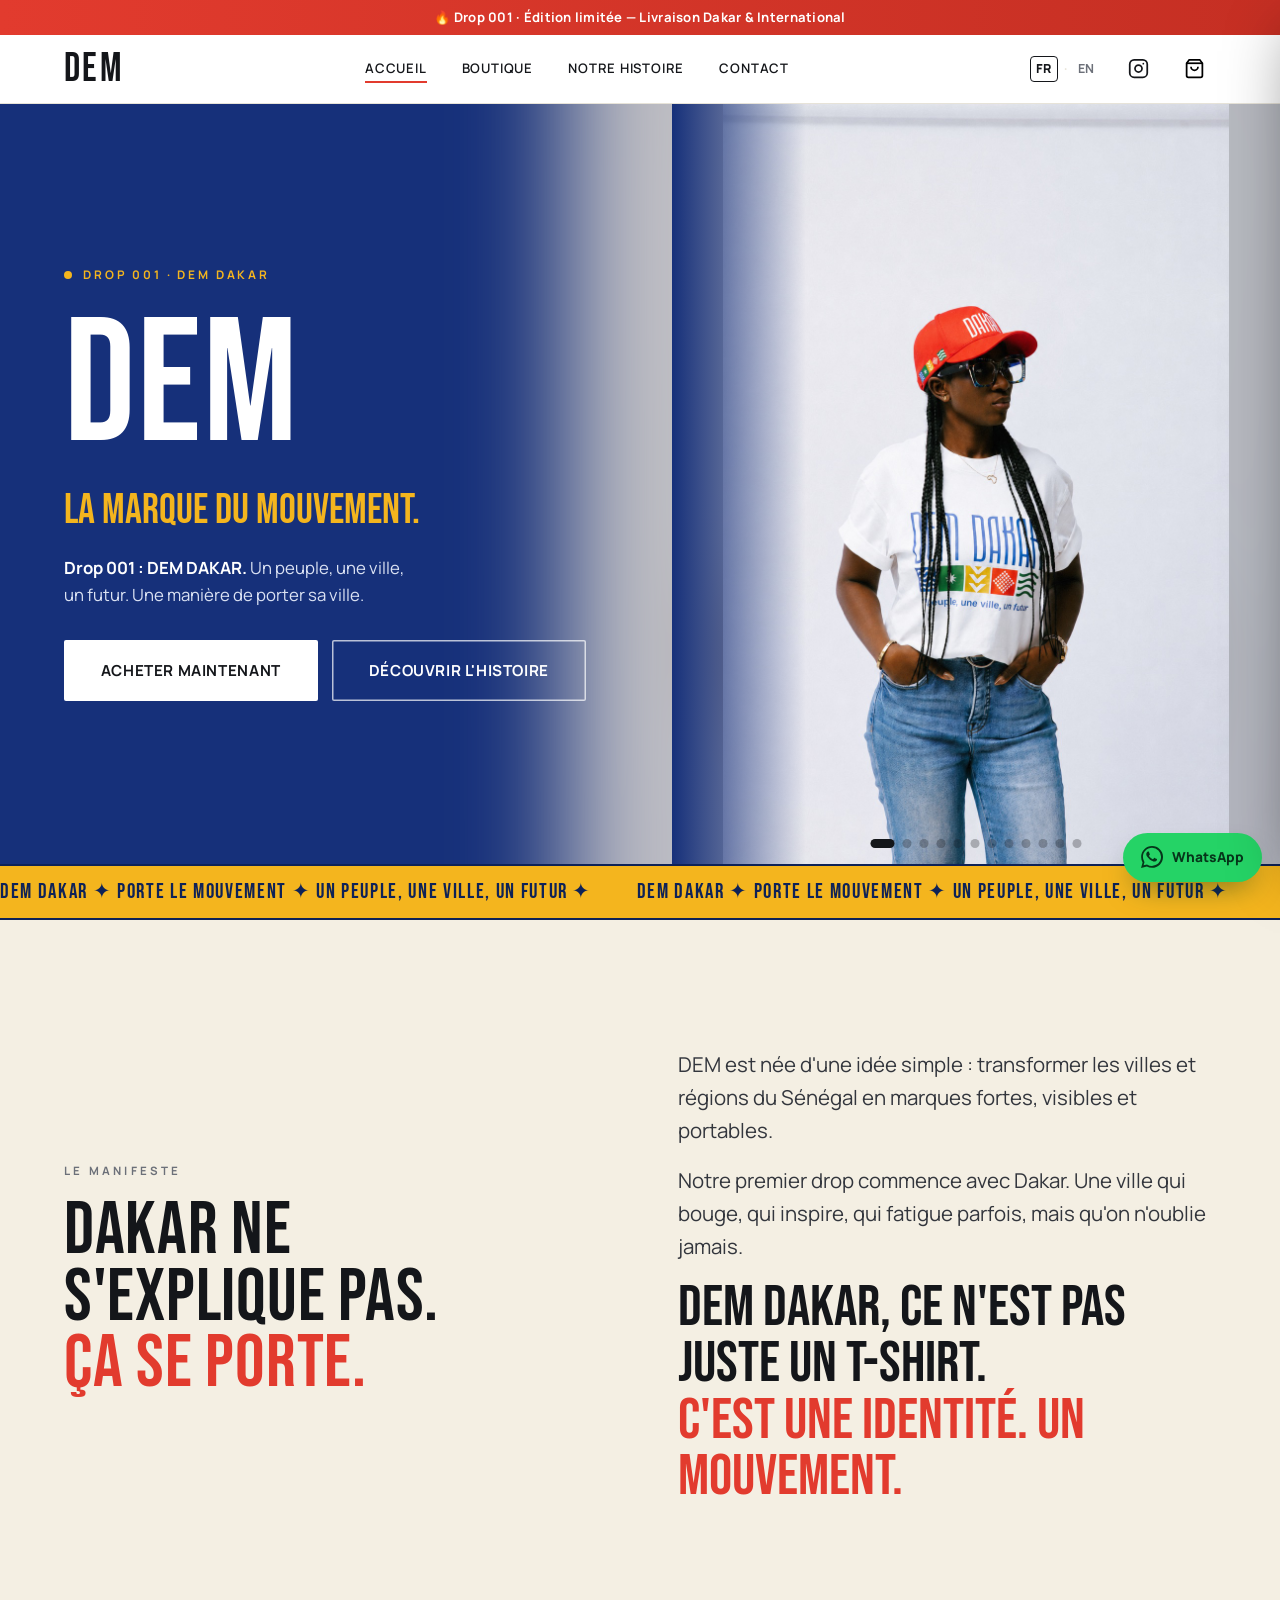
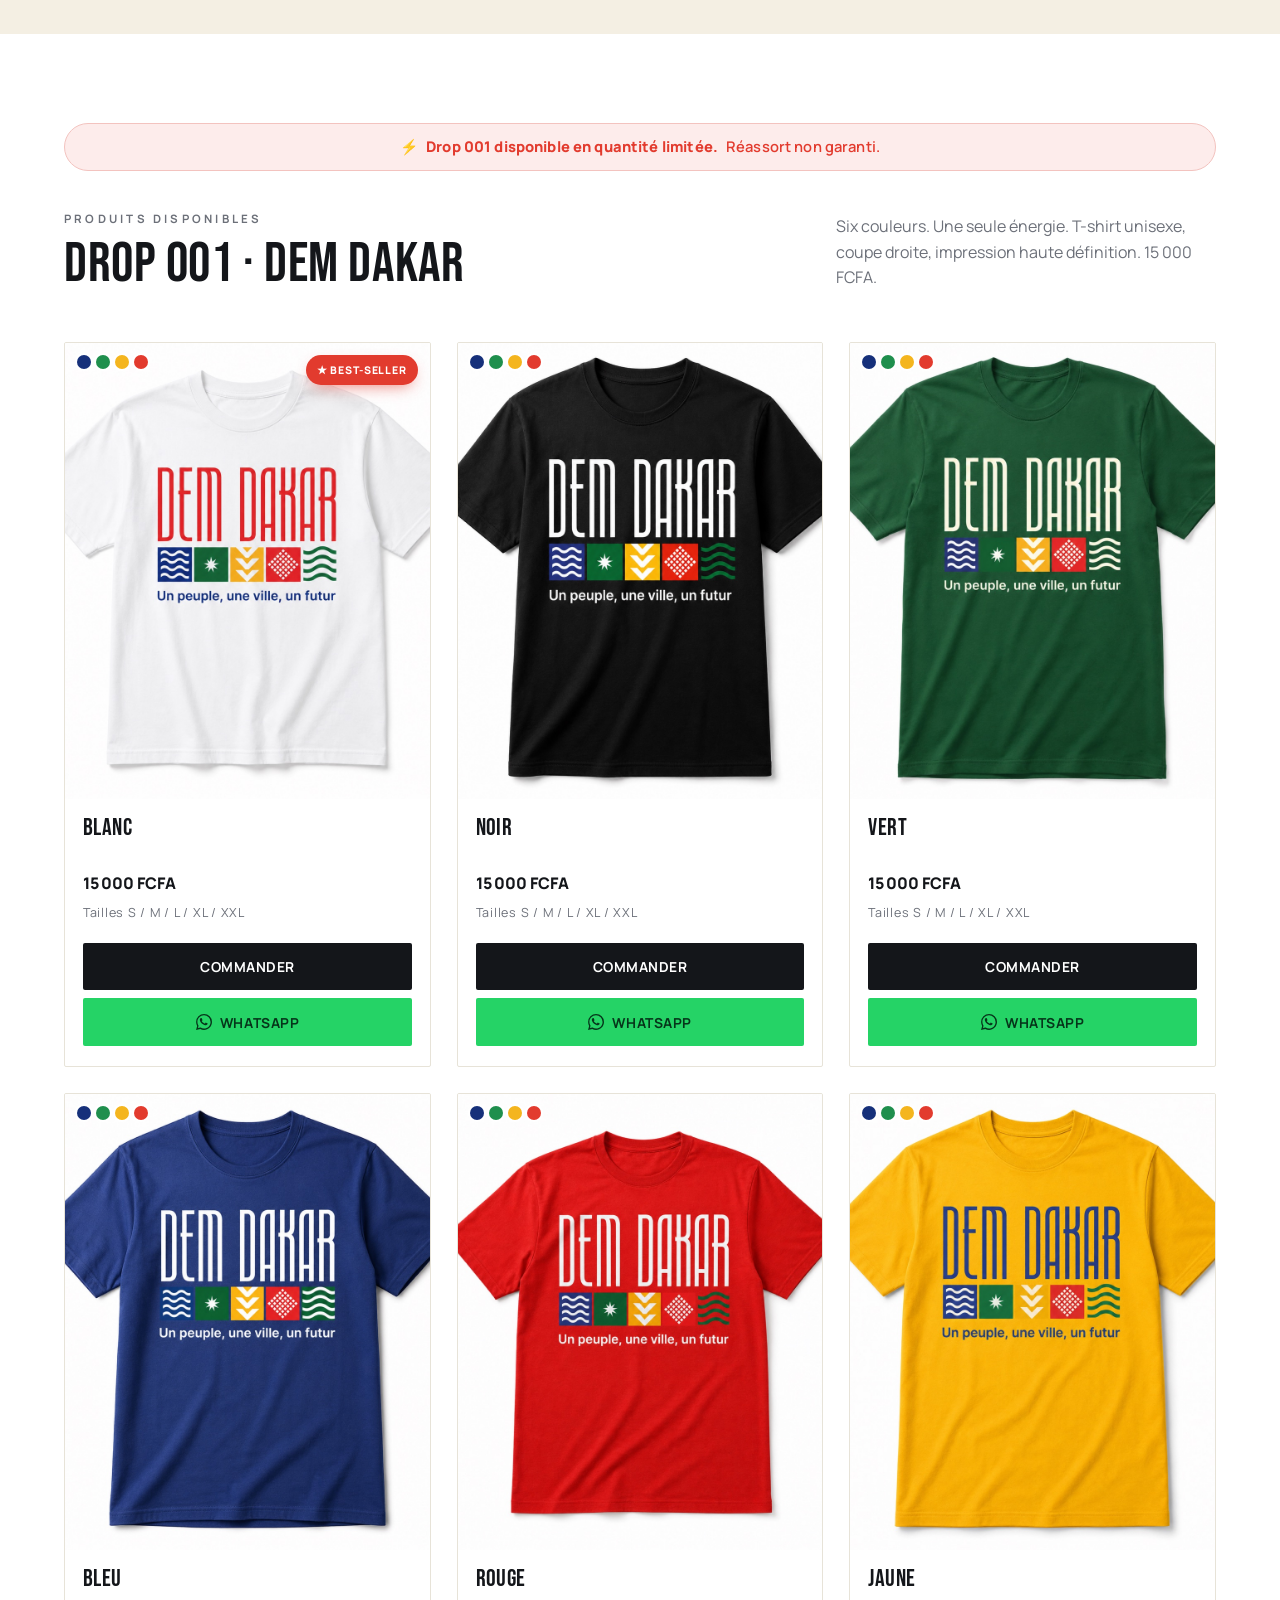
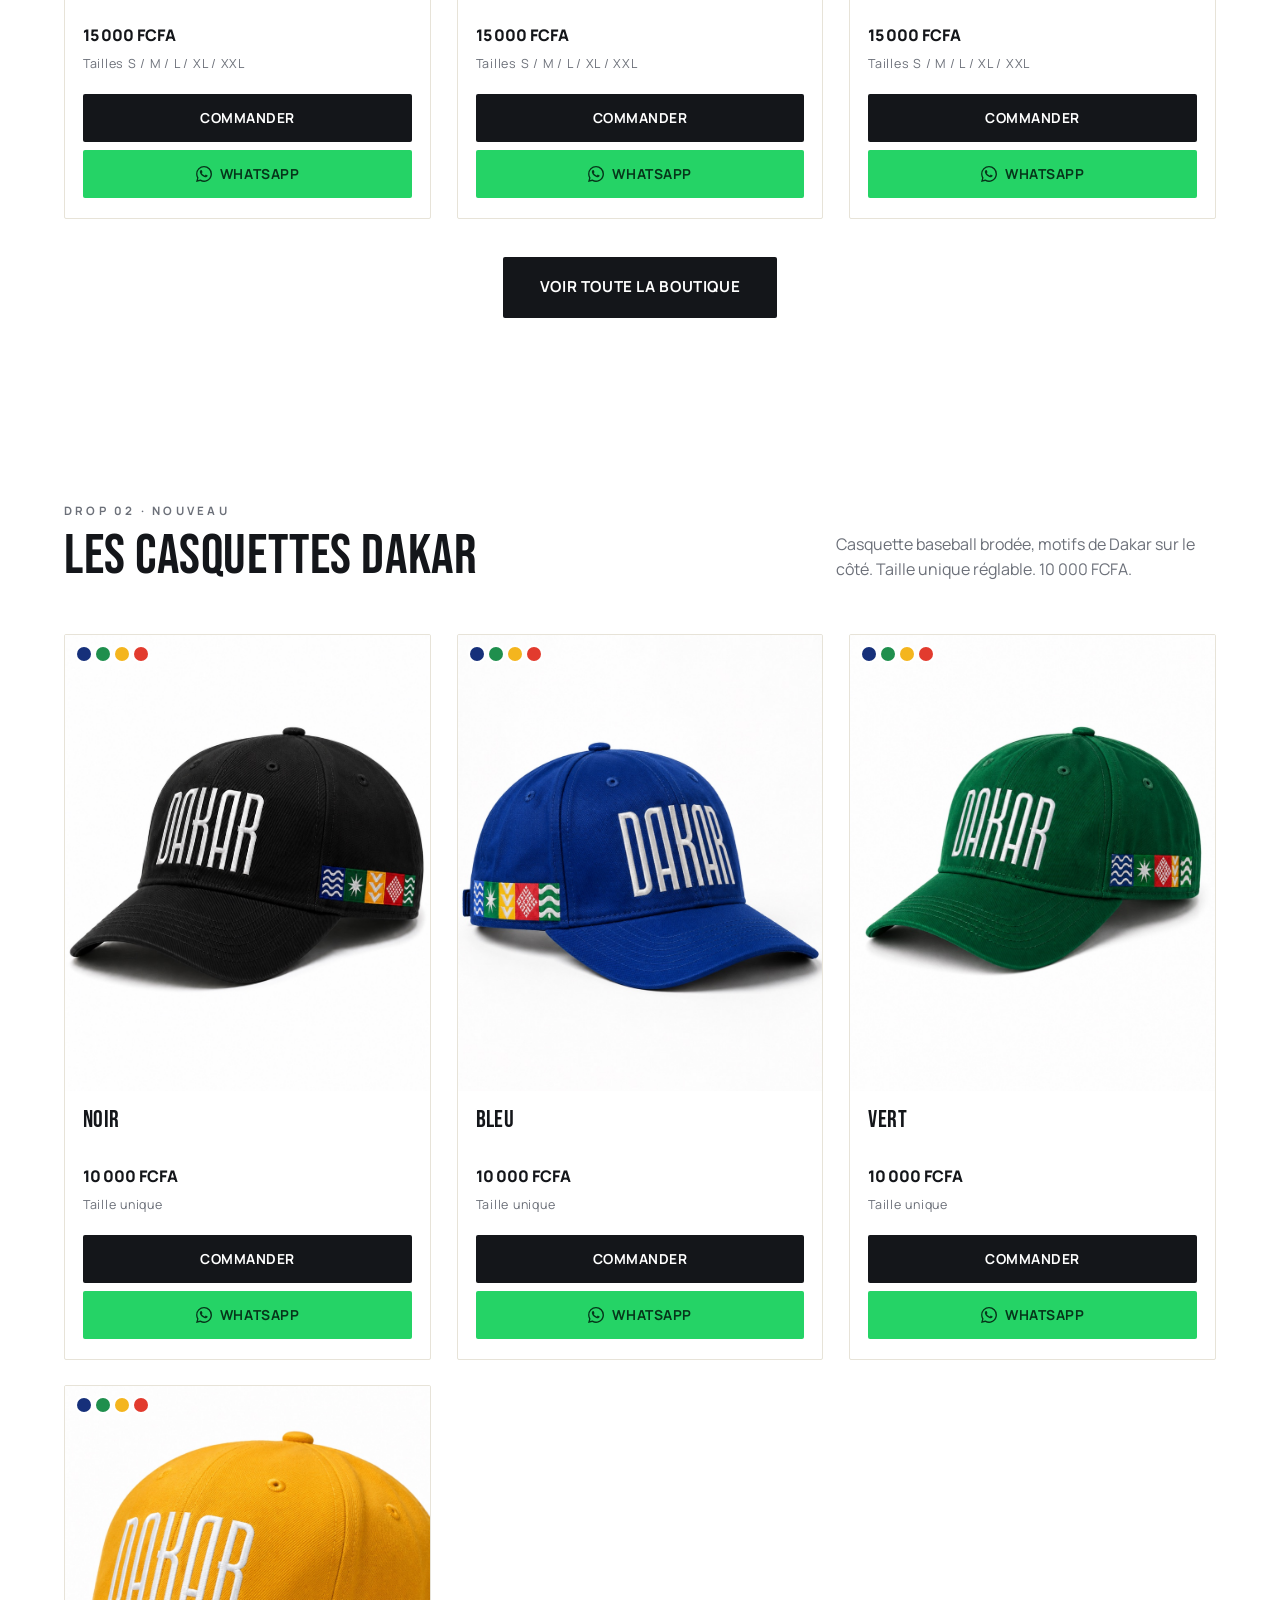
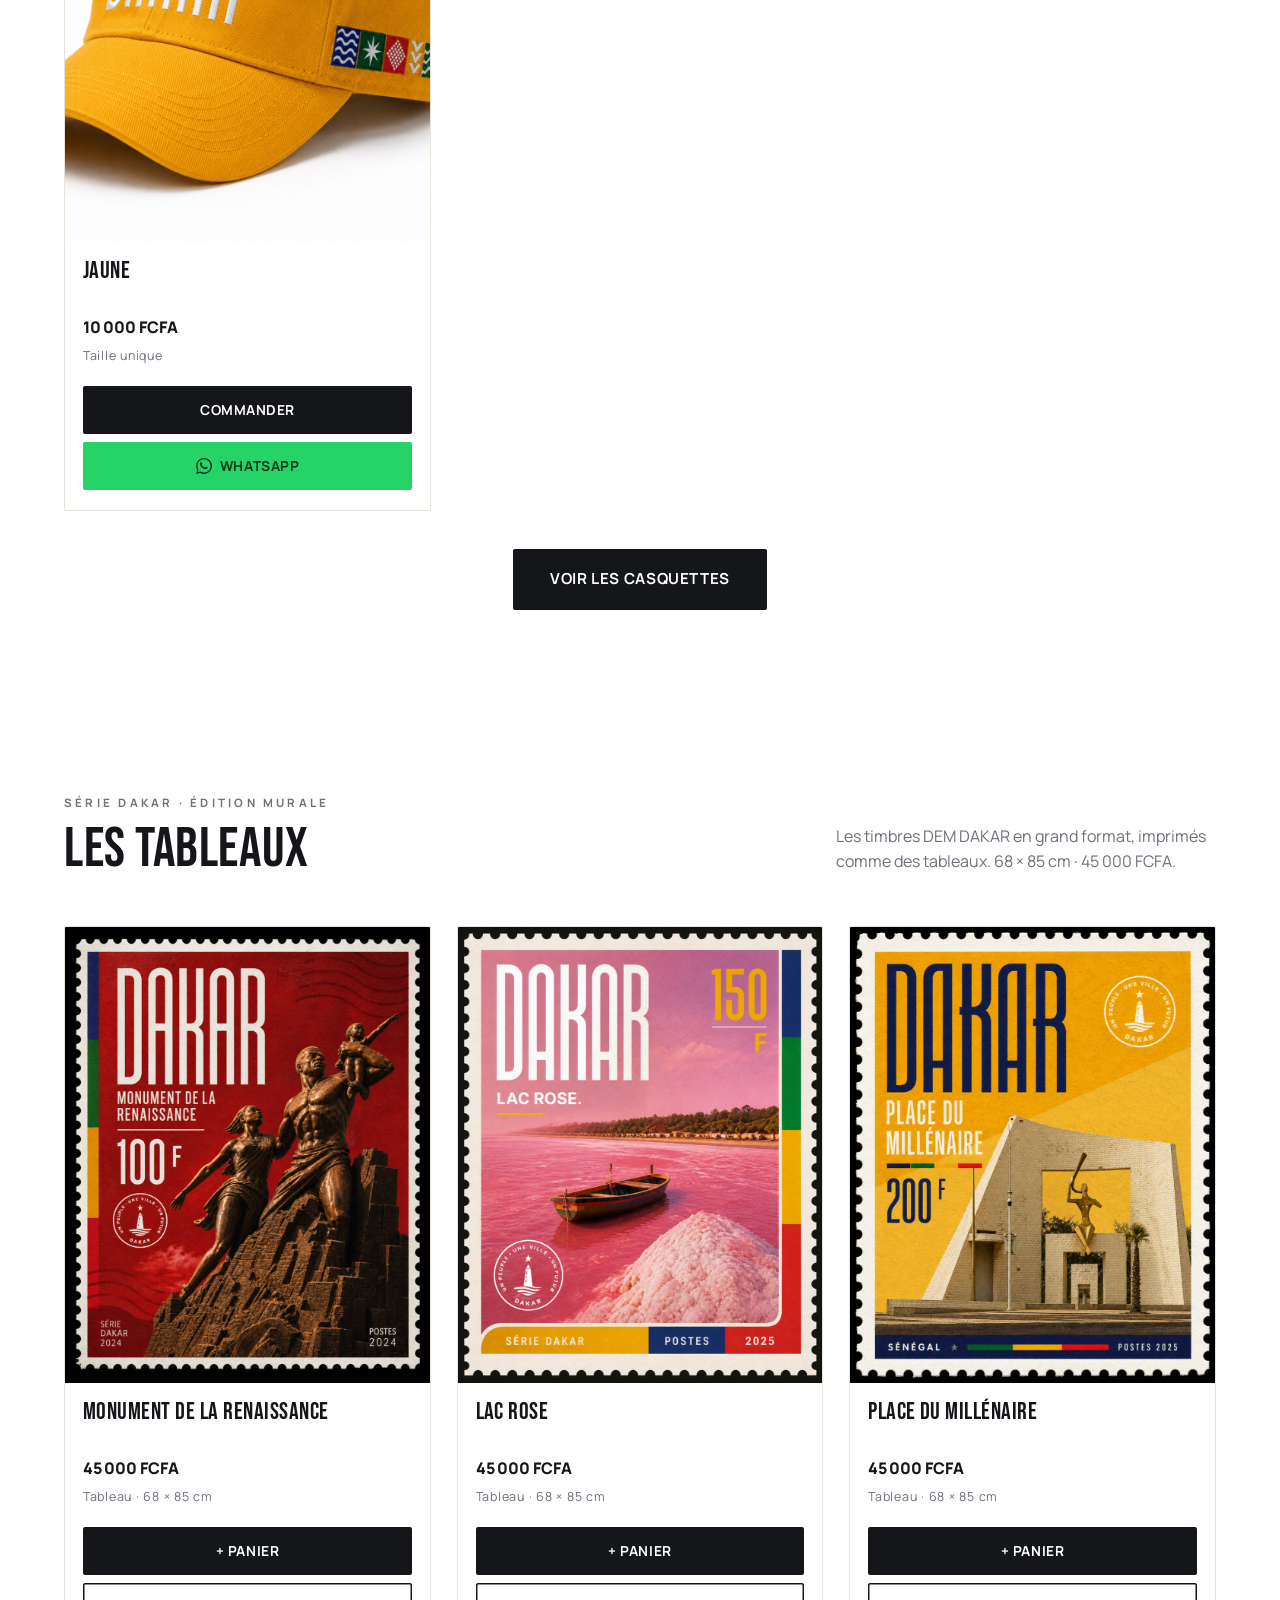
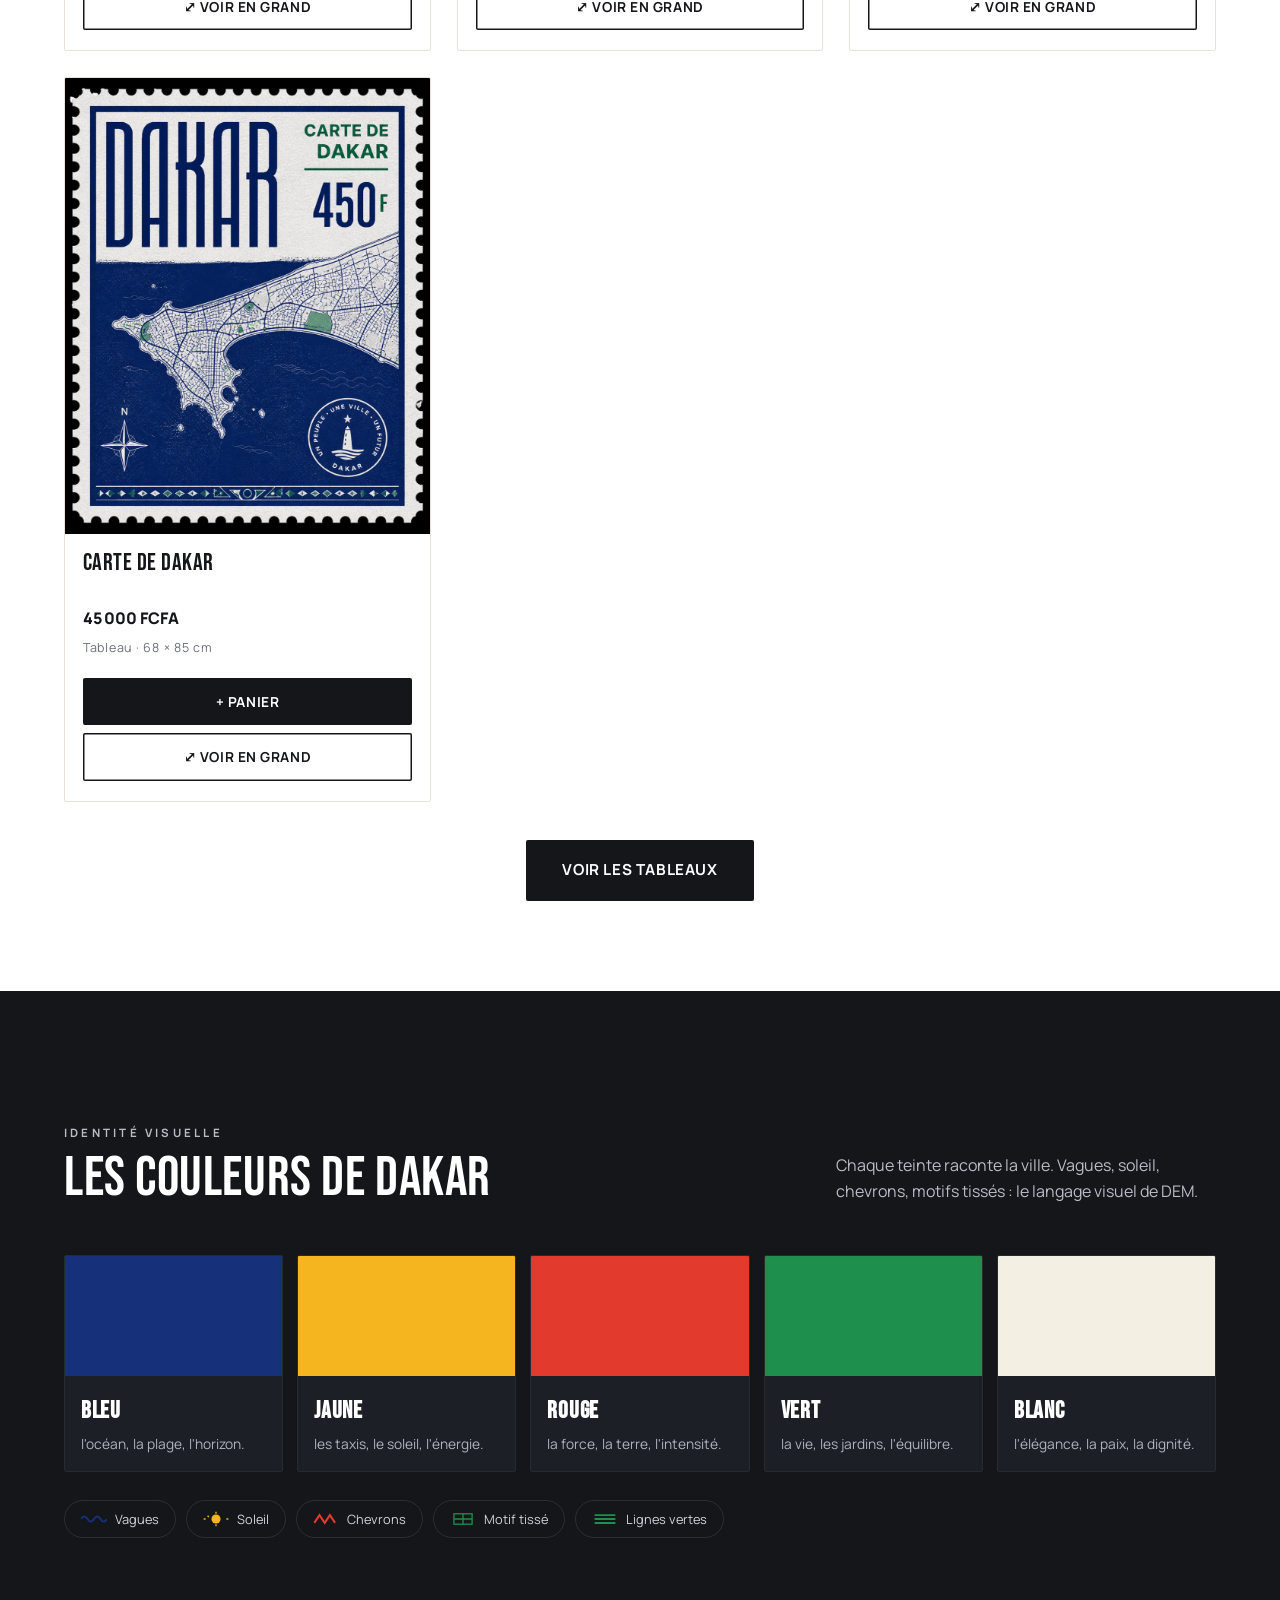
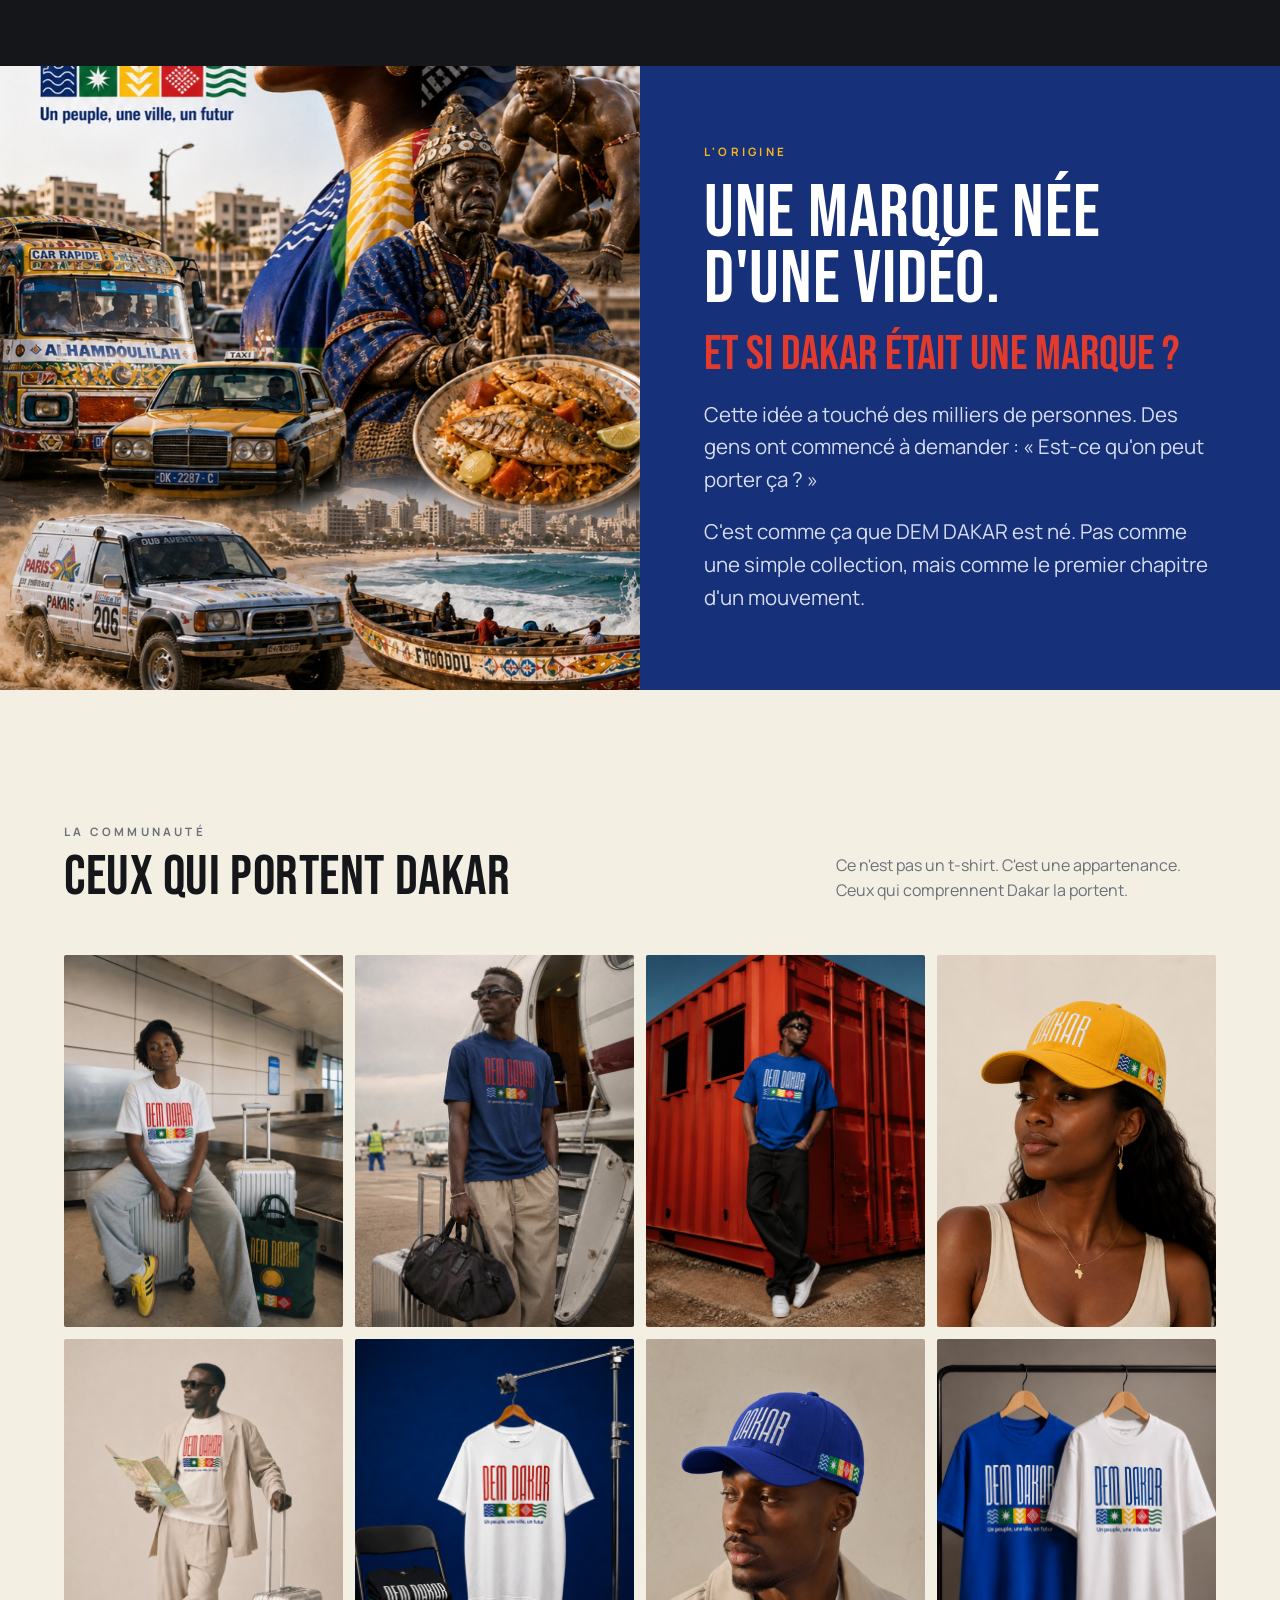
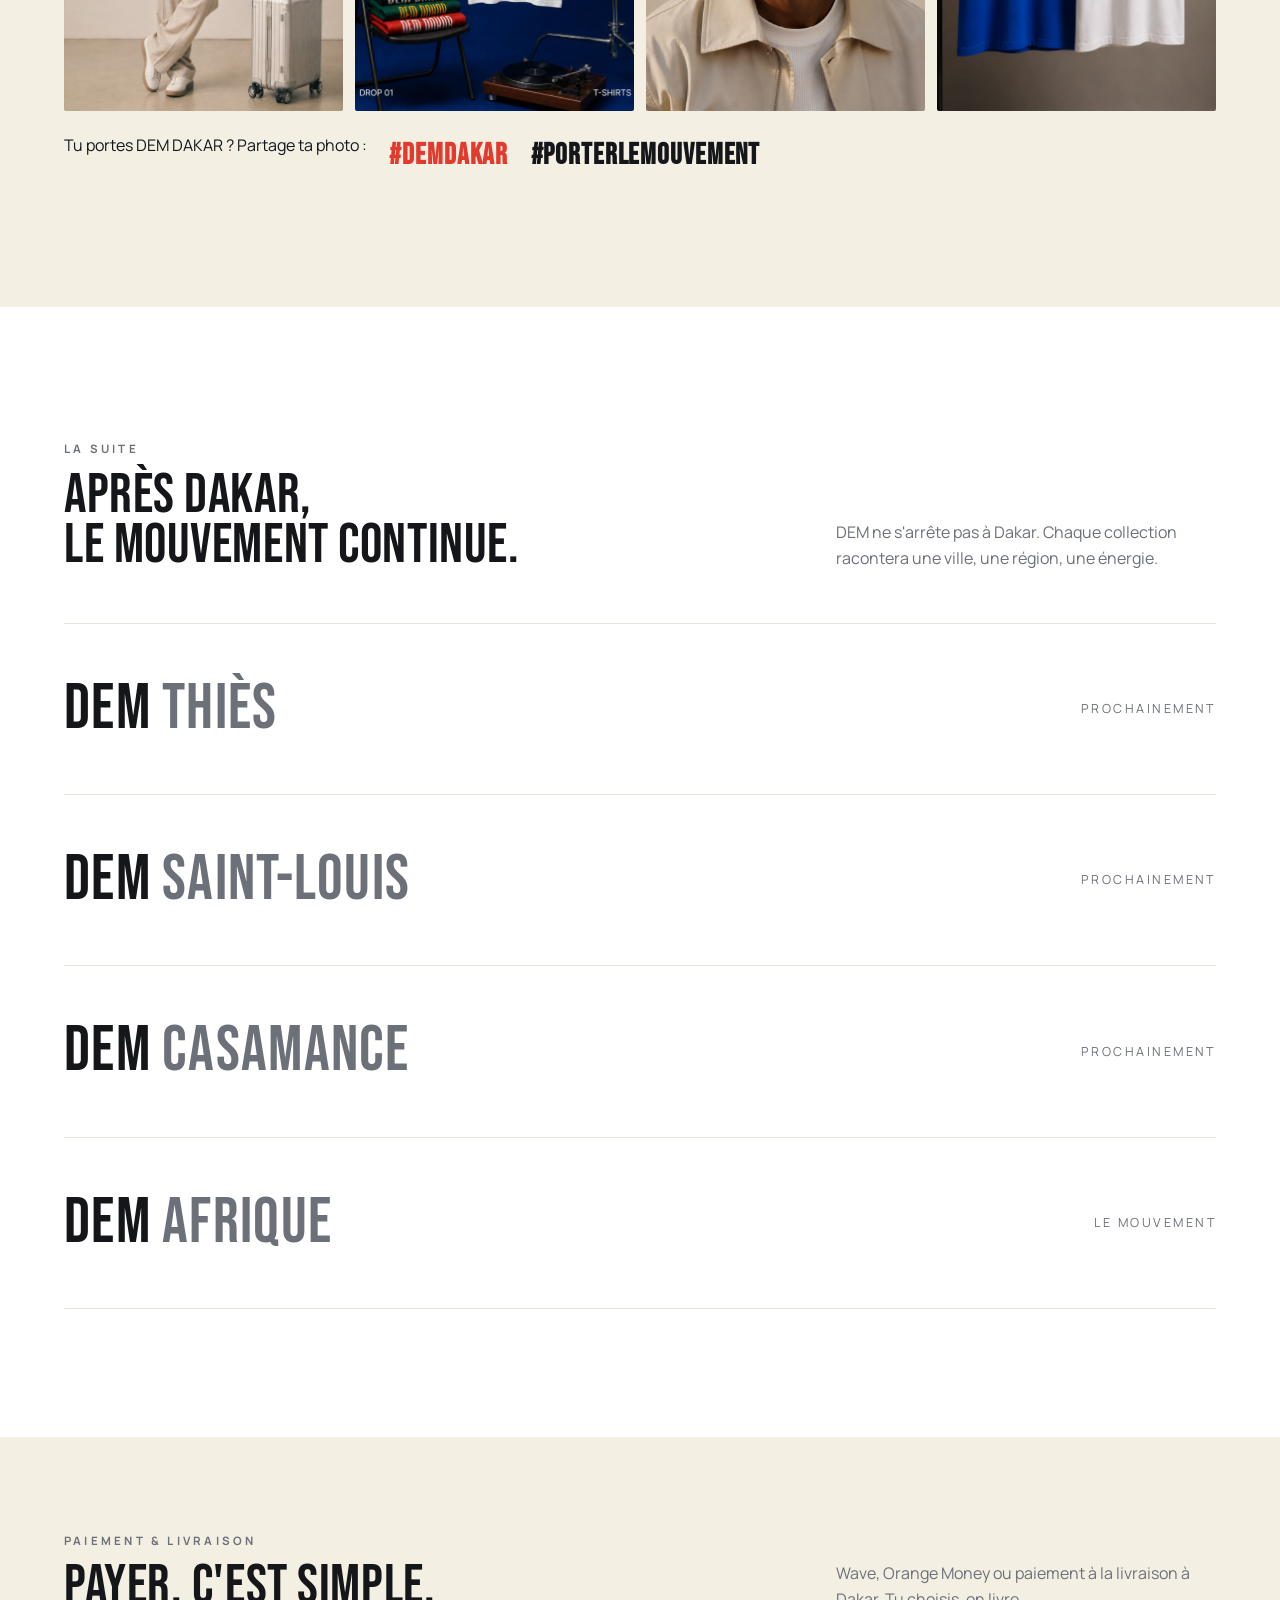
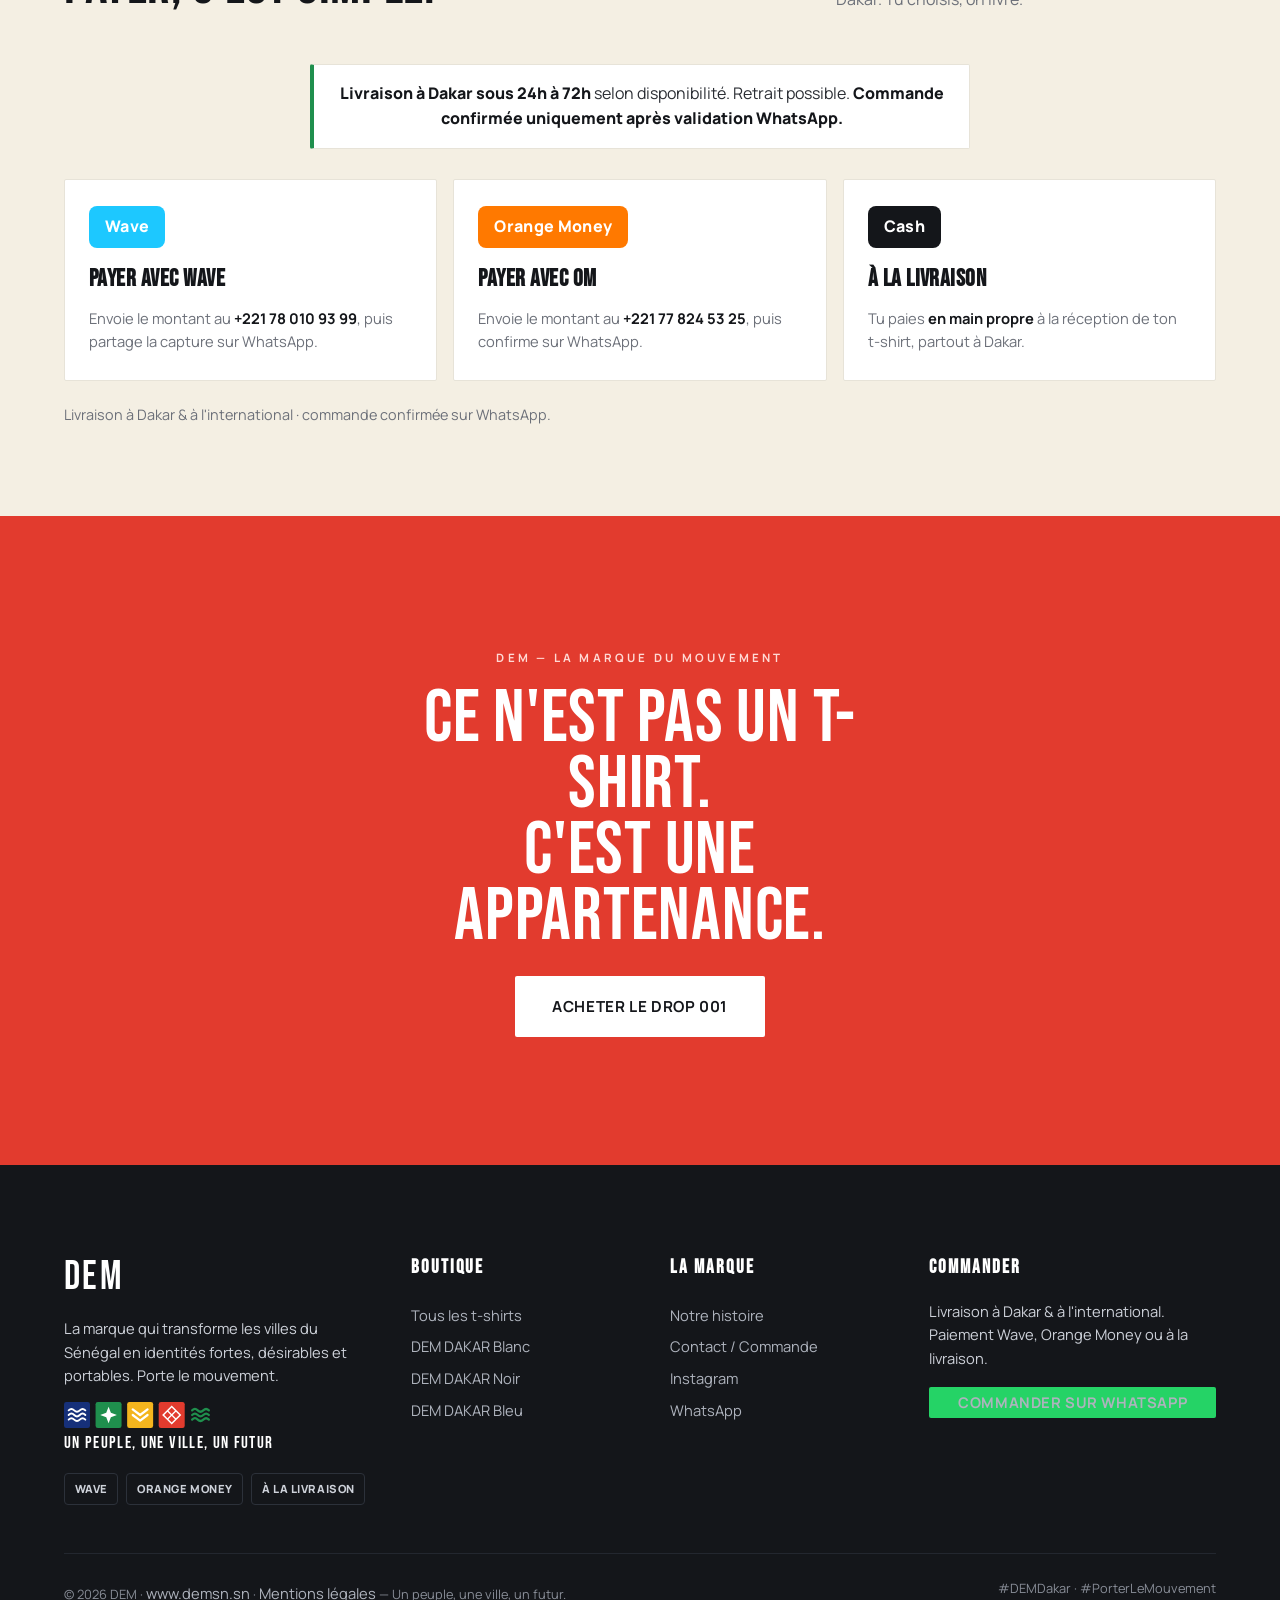
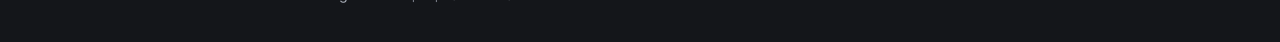
<file: index.html>
<!DOCTYPE html>
<html lang="fr">
<head>
<meta charset="UTF-8">
<meta name="viewport" content="width=device-width, initial-scale=1">
<meta name="google-site-verification" content="v9NeFC_WLlWBevtPf4V9yKY7LDp27qsuk6rSTomujPk">
<title>DEM DAKAR — T-shirts, casquettes & tableaux streetwear à Dakar, Sénégal</title>
<meta name="description" content="DEM DAKAR — la marque streetwear sénégalaise du mouvement. T-shirts (15 000 FCFA), casquettes et tableaux inspirés de Dakar. Livraison à Dakar, paiement Wave / Orange Money. Un peuple, une ville, un futur.">
<meta name="keywords" content="DEM DAKAR, t-shirt Dakar, streetwear Sénégal, casquette Dakar, vêtement sénégalais, marque dakaroise, mode Dakar, t-shirt Sénégal, demsn">
<meta name="robots" content="index, follow, max-image-preview:large">
<meta name="author" content="DEM">
<meta name="theme-color" content="#16307a">
<link rel="canonical" href="https://www.demsn.sn/">
<!-- Open Graph / réseaux sociaux & WhatsApp -->
<meta property="og:type" content="website">
<meta property="og:site_name" content="DEM DAKAR">
<meta property="og:locale" content="fr_SN">
<meta property="og:title" content="DEM DAKAR — La marque du mouvement">
<meta property="og:description" content="T-shirts, casquettes & tableaux streetwear inspirés de Dakar. Livraison à Dakar · Wave / Orange Money. Un peuple, une ville, un futur.">
<meta property="og:url" content="https://www.demsn.sn/">
<meta property="og:image" content="https://www.demsn.sn/assets/lifestyle/hero-couple.jpg">
<meta name="twitter:card" content="summary_large_image">
<meta name="twitter:title" content="DEM DAKAR — La marque du mouvement">
<meta name="twitter:description" content="T-shirts, casquettes & tableaux streetwear inspirés de Dakar. Livraison à Dakar · Wave / Orange Money.">
<meta name="twitter:image" content="https://www.demsn.sn/assets/lifestyle/hero-couple.jpg">
<link rel="preconnect" href="https://fonts.googleapis.com">
<link rel="preconnect" href="https://fonts.gstatic.com" crossorigin>
<link href="https://fonts.googleapis.com/css2?family=Bebas+Neue&family=Manrope:wght@400;500;600;700;800&display=swap" rel="stylesheet">
<link rel="icon" href="data:image/svg+xml,<svg xmlns='http://www.w3.org/2000/svg' viewBox='0 0 100 100'><rect width='100' height='100' fill='%23e23b2e'/><text x='50' y='72' font-family='Arial Narrow,sans-serif' font-size='62' font-weight='bold' fill='white' text-anchor='middle'>D</text></svg>">
<link rel="stylesheet" href="css/styles.css">
<script type="application/ld+json">
{
  "@context": "https://schema.org",
  "@type": "ClothingStore",
  "@id": "https://www.demsn.sn/#store",
  "name": "DEM DAKAR",
  "alternateName": "DEM",
  "url": "https://www.demsn.sn/",
  "image": "https://www.demsn.sn/assets/lifestyle/hero-couple.jpg",
  "description": "Marque streetwear sénégalaise du mouvement : t-shirts, casquettes et tableaux inspirés de Dakar.",
  "slogan": "Un peuple, une ville, un futur.",
  "telephone": "+221780109399",
  "currenciesAccepted": "XOF",
  "paymentAccepted": "Wave, Orange Money, Cash à la livraison",
  "priceRange": "10 000 – 45 000 FCFA",
  "areaServed": "Dakar, Sénégal",
  "address": { "@type": "PostalAddress", "addressLocality": "Dakar", "addressCountry": "SN" },
  "sameAs": ["https://www.instagram.com/__demsn__/"]
}
</script>
<script type="application/ld+json">
{
  "@context": "https://schema.org",
  "@type": "WebSite",
  "name": "DEM DAKAR",
  "url": "https://www.demsn.sn/"
}
</script>
<!-- Meta Pixel Code -->
<script>
!function(f,b,e,v,n,t,s)
{if(f.fbq)return;n=f.fbq=function(){n.callMethod?
n.callMethod.apply(n,arguments):n.queue.push(arguments)};
if(!f._fbq)f._fbq=n;n.push=n;n.loaded=!0;n.version='2.0';
n.queue=[];t=b.createElement(e);t.async=!0;
t.src=v;s=b.getElementsByTagName(e)[0];
s.parentNode.insertBefore(t,s)}(window,document,'script',
'https://connect.facebook.net/en_US/fbevents.js');
fbq('init', '207160157677890');
fbq('track', 'PageView');
</script>
<noscript><img height="1" width="1" style="display:none"
src="https://www.facebook.com/tr?id=207160157677890&ev=PageView&noscript=1"/></noscript>
<!-- End Meta Pixel Code -->
</head>
<body>

<!-- ============ HEADER ============ -->
<header class="site-header">
  <div class="wrap nav">
    <a class="brand" href="index.html">
      <span class="brand__mark">DEM</span>
      <span class="brand__sub">Dakar</span>
    </a>
    <nav class="nav__links" id="navLinks">
      <a href="index.html">Accueil</a>
      <a href="boutique.html">Boutique</a>
      <a href="histoire.html">Notre histoire</a>
      <a href="contact.html">Contact</a>
    </nav>
    <div class="nav__actions">
      <a class="icon-btn" data-ig target="_blank" rel="noopener" aria-label="Instagram">
        <svg viewBox="0 0 24 24" fill="none" stroke="currentColor" stroke-width="2"><rect x="2" y="2" width="20" height="20" rx="5"/><circle cx="12" cy="12" r="4"/><circle cx="17.5" cy="6.5" r="1" fill="currentColor" stroke="none"/></svg>
      </a>
      <button class="icon-btn" data-open-cart aria-label="Panier">
        <svg viewBox="0 0 24 24" fill="none" stroke="currentColor" stroke-width="2"><path d="M6 2L3 6v14a2 2 0 0 0 2 2h14a2 2 0 0 0 2-2V6l-3-4z"/><path d="M3 6h18"/><path d="M16 10a4 4 0 0 1-8 0"/></svg>
        <span class="cart-count" data-count="0">0</span>
      </button>
      <button class="burger" id="burger" aria-label="Menu"><span></span><span></span><span></span></button>
    </div>
  </div>
</header>

<!-- ============ HERO ============ -->
<section class="hero">
  <div class="hero__grid">
    <div class="hero__content">
      <span class="hero__kicker"><span class="dot"></span> Drop 001 · DEM DAKAR</span>
      <h1>DEM</h1>
      <p class="hero__tag">La marque du mouvement.</p>
      <p class="hero__sub"><b>Drop 001 : DEM DAKAR.</b> Un peuple, une ville, un futur. Une manière de porter sa ville.</p>
      <div class="hero__cta">
        <a href="boutique.html" class="btn btn--light btn--lg">Acheter maintenant</a>
        <a href="histoire.html" class="btn btn--ghost btn--lg" style="box-shadow:inset 0 0 0 1.5px rgba(255,255,255,.7);color:#fff">Découvrir l'histoire</a>
      </div>
    </div>
    <div class="hero__media">
      <div class="hero-blur" id="heroBlur"></div>
      <div class="hero-slides">
        <img class="hero-slide is-active" src="assets/lifestyle/model-01.jpg" alt="Femme portant le t-shirt DEM DAKAR blanc et la casquette DAKAR rouge">
        <img class="hero-slide" src="assets/lifestyle/model-02.jpg" alt="Modèle portant le t-shirt DEM DAKAR blanc et la casquette DAKAR verte">
        <img class="hero-slide" src="assets/lifestyle/model-03.jpg" alt="Femme portant le t-shirt DEM DAKAR blanc et la casquette verte DAKAR">
        <img class="hero-slide" src="assets/lifestyle/model-04.jpg" alt="Modèle DEM DAKAR — t-shirt blanc et casquette DAKAR verte">
        <img class="hero-slide" src="assets/lifestyle/hero-1.jpg?v=3" alt="Modèle portant le t-shirt DEM DAKAR bleu">
        <img class="hero-slide" src="assets/lifestyle/hero-4.jpg?v=3" alt="Femme portant le t-shirt DEM DAKAR blanc à l'aéroport">
        <img class="hero-slide" src="assets/lifestyle/hero-2.jpg?v=3" alt="Modèle portant le t-shirt DEM DAKAR blanc">
        <img class="hero-slide" src="assets/lifestyle/hero-5.jpg?v=3" alt="Homme portant le t-shirt DEM DAKAR vert">
        <img class="hero-slide" src="assets/lifestyle/hero-3.jpg?v=3" alt="Modèle assis portant le t-shirt DEM DAKAR bleu">
        <img class="hero-slide" src="assets/lifestyle/hero-6.jpg?v=3" alt="Homme portant le t-shirt DEM DAKAR blanc dans la rue à Dakar">
        <img class="hero-slide" src="assets/lifestyle/travel-airport.jpg?v=3" alt="Femme portant DEM DAKAR à l'aéroport">
        <img class="hero-slide" src="assets/lifestyle/travel-jet.jpg?v=3" alt="Homme portant le t-shirt DEM DAKAR bleu">
      </div>
      <div class="hero-dots" id="heroDots"></div>
    </div>
  </div>
</section>

<div class="marquee" aria-hidden="true">
  <div class="marquee__track">
    <span>DEM&nbsp;DAKAR&nbsp;✦&nbsp;PORTE&nbsp;LE&nbsp;MOUVEMENT&nbsp;✦&nbsp;UN&nbsp;PEUPLE,&nbsp;UNE&nbsp;VILLE,&nbsp;UN&nbsp;FUTUR&nbsp;✦&nbsp;</span>
    <span>DEM&nbsp;DAKAR&nbsp;✦&nbsp;PORTE&nbsp;LE&nbsp;MOUVEMENT&nbsp;✦&nbsp;UN&nbsp;PEUPLE,&nbsp;UNE&nbsp;VILLE,&nbsp;UN&nbsp;FUTUR&nbsp;✦&nbsp;</span>
  </div>
</div>

<!-- ============ MANIFESTE ============ -->
<section class="section manifeste">
  <div class="wrap manifeste__inner">
    <div>
      <span class="eyebrow">Le manifeste</span>
      <h2 style="margin-top:1rem">Dakar ne s'explique pas.<br><span style="color:var(--red)">Ça se porte.</span></h2>
    </div>
    <div class="stack">
      <p class="lead">DEM est née d'une idée simple : transformer les villes et régions du Sénégal en marques fortes, visibles et portables.</p>
      <p class="lead">Notre premier drop commence avec Dakar. Une ville qui bouge, qui inspire, qui fatigue parfois, mais qu'on n'oublie jamais.</p>
      <p class="bigquote">DEM DAKAR, ce n'est pas juste un t-shirt.<br><em>C'est une identité. Un mouvement.</em></p>
    </div>
  </div>
</section>

<!-- ============ BOUTIQUE ============ -->
<section class="section section--tight" id="boutique">
  <div class="wrap">
    <p class="stock-urgency">⚡ <strong>Drop 001 disponible en quantité limitée.</strong> Réassort non garanti.</p>
    <div class="sec-head">
      <div class="sec-head__t">
        <span class="eyebrow">Produits disponibles</span>
        <h2 style="margin-top:.6rem">Drop 001 · DEM DAKAR</h2>
      </div>
      <p>Six couleurs. Une seule énergie. T-shirt unisexe, coupe droite, impression haute définition. 15 000 FCFA.</p>
    </div>
    <div class="grid-products" id="homeGrid"></div>
    <div class="center" style="margin-top:2.4rem">
      <a href="boutique.html" class="btn btn--solid btn--lg">Voir toute la boutique</a>
    </div>
  </div>
</section>

<!-- ============ CASQUETTES (DROP 02) ============ -->
<section class="section section--tight" id="casquettes">
  <div class="wrap">
    <div class="sec-head">
      <div class="sec-head__t">
        <span class="eyebrow">Drop 02 · Nouveau</span>
        <h2 style="margin-top:.6rem">Les casquettes DAKAR</h2>
      </div>
      <p>Casquette baseball brodée, motifs de Dakar sur le côté. Taille unique réglable. 10 000 FCFA.</p>
    </div>
    <div class="grid-products" id="homeCapsGrid"></div>
    <div class="center" style="margin-top:2.4rem">
      <a href="boutique.html#casquettes" class="btn btn--solid btn--lg">Voir les casquettes</a>
    </div>
  </div>
</section>

<!-- ============ TABLEAUX ============ -->
<section class="section section--tight timbres" id="tableaux">
  <div class="wrap">
    <div class="sec-head">
      <div class="sec-head__t">
        <span class="eyebrow">Série Dakar · édition murale</span>
        <h2 style="margin-top:.6rem">Les tableaux</h2>
      </div>
      <p>Les timbres DEM DAKAR en grand format, imprimés comme des tableaux. 68 × 85 cm · 45 000 FCFA.</p>
    </div>
    <div class="grid-products" id="homeTableauxGrid"></div>
    <div class="center" style="margin-top:2.4rem">
      <a href="boutique.html#timbres" class="btn btn--solid btn--lg">Voir les tableaux</a>
    </div>
  </div>
</section>

<!-- ============ COULEURS DE DAKAR ============ -->
<section class="section colors">
  <div class="wrap">
    <div class="sec-head">
      <div class="sec-head__t">
        <span class="eyebrow">Identité visuelle</span>
        <h2 style="color:#fff;margin-top:.6rem">Les couleurs de Dakar</h2>
      </div>
      <p>Chaque teinte raconte la ville. Vagues, soleil, chevrons, motifs tissés : le langage visuel de DEM.</p>
    </div>
    <div class="color-grid">
      <div class="color-card"><div class="color-card__swatch" style="background:#16307a"></div><div class="color-card__b"><h4>Bleu</h4><p>l'océan, la plage, l'horizon.</p></div></div>
      <div class="color-card"><div class="color-card__swatch" style="background:#f4b51e"></div><div class="color-card__b"><h4>Jaune</h4><p>les taxis, le soleil, l'énergie.</p></div></div>
      <div class="color-card"><div class="color-card__swatch" style="background:#e23b2e"></div><div class="color-card__b"><h4>Rouge</h4><p>la force, la terre, l'intensité.</p></div></div>
      <div class="color-card"><div class="color-card__swatch" style="background:#1f8f4d"></div><div class="color-card__b"><h4>Vert</h4><p>la vie, les jardins, l'équilibre.</p></div></div>
      <div class="color-card"><div class="color-card__swatch" style="background:#f4efe3"></div><div class="color-card__b"><h4 style="color:#fff">Blanc</h4><p>l'élégance, la paix, la dignité.</p></div></div>
    </div>
    <div class="motifs">
      <span class="motif"><svg viewBox="0 0 40 24"><path d="M0 12 Q5 4 10 12 T20 12 T30 12 T40 12" fill="none" stroke="#16307a" stroke-width="3"/></svg> Vagues</span>
      <span class="motif"><svg viewBox="0 0 40 24"><circle cx="20" cy="12" r="7" fill="#f4b51e"/><g stroke="#f4b51e" stroke-width="2"><path d="M20 1v3M20 20v3M1 12h3M36 12h3M7 7l2 2M31 31"/></g></svg> Soleil</span>
      <span class="motif"><svg viewBox="0 0 40 24"><path d="M2 18 L10 6 L18 18 L26 6 L34 18" fill="none" stroke="#e23b2e" stroke-width="3"/></svg> Chevrons</span>
      <span class="motif"><svg viewBox="0 0 40 24"><rect x="6" y="4" width="28" height="16" fill="none" stroke="#1f8f4d" stroke-width="2"/><path d="M6 12h28M20 4v16" stroke="#1f8f4d" stroke-width="2"/></svg> Motif tissé</span>
      <span class="motif"><svg viewBox="0 0 40 24"><path d="M4 6h32M4 12h32M4 18h32" stroke="#1f8f4d" stroke-width="3"/></svg> Lignes vertes</span>
    </div>
  </div>
</section>

<!-- ============ STORYTELLING ============ -->
<section class="split split--blue">
  <div class="split__media"><img src="assets/lifestyle/collage.jpg" alt="Dakar — taxis, lutte, mer, culture"></div>
  <div class="split__body">
    <span class="eyebrow" style="color:var(--yellow)">L'origine</span>
    <h2 style="color:#fff">Une marque née d'une vidéo.</h2>
    <p class="askquote">Et si Dakar était une marque ?</p>
    <p class="lead">Cette idée a touché des milliers de personnes. Des gens ont commencé à demander : « Est-ce qu'on peut porter ça ? »</p>
    <p class="lead">C'est comme ça que DEM DAKAR est né. Pas comme une simple collection, mais comme le premier chapitre d'un mouvement.</p>
  </div>
</section>

<!-- ============ COMMUNAUTÉ ============ -->
<section class="section community">
  <div class="wrap">
    <div class="sec-head">
      <div class="sec-head__t">
        <span class="eyebrow">La communauté</span>
        <h2 style="margin-top:.6rem">Ceux qui portent Dakar</h2>
      </div>
      <p>Ce n'est pas un t-shirt. C'est une appartenance. Ceux qui comprennent Dakar la portent.</p>
    </div>
    <div class="comm-grid">
      <figure><img src="assets/lifestyle/travel-airport.jpg" alt="DEM DAKAR — aéroport, le mouvement" loading="lazy"></figure>
      <figure><img src="assets/lifestyle/travel-jet.jpg" alt="DEM DAKAR — départ" loading="lazy"></figure>
      <figure><img src="assets/lifestyle/street-container.jpg" alt="DEM DAKAR — streetwear" loading="lazy"></figure>
      <figure><img src="assets/caps/cap-jaune-worn.jpg" alt="DEM DAKAR — casquette" loading="lazy"></figure>
      <figure><img src="assets/lifestyle/travel-suit.jpg" alt="DEM DAKAR — voyage premium" loading="lazy"></figure>
      <figure><img src="assets/lifestyle/studio-rack.jpg" alt="DEM DAKAR — la collection" loading="lazy"></figure>
      <figure><img src="assets/caps/cap-bleu-worn.jpg" alt="DEM DAKAR — casquette" loading="lazy"></figure>
      <figure><img src="assets/lifestyle/rack-duo.jpg" alt="DEM DAKAR — t-shirts" loading="lazy"></figure>
    </div>
    <div class="hashtags">
      <span>Tu portes DEM DAKAR ? Partage ta photo :</span>
      <b>#DEMDakar</b><b>#PorterLeMouvement</b>
    </div>
  </div>
</section>

<!-- ============ FUTURE COLLECTIONS ============ -->
<section class="section future">
  <div class="wrap">
    <div class="sec-head">
      <div class="sec-head__t">
        <span class="eyebrow">La suite</span>
        <h2 style="margin-top:.6rem">Après Dakar,<br>le mouvement continue.</h2>
      </div>
      <p>DEM ne s'arrête pas à Dakar. Chaque collection racontera une ville, une région, une énergie.</p>
    </div>
    <div class="drop-list">
      <div class="drop"><div class="drop__name">DEM <span>Thiès</span></div><div class="drop__meta">Prochainement</div></div>
      <div class="drop"><div class="drop__name">DEM <span>Saint-Louis</span></div><div class="drop__meta">Prochainement</div></div>
      <div class="drop"><div class="drop__name">DEM <span>Casamance</span></div><div class="drop__meta">Prochainement</div></div>
      <div class="drop"><div class="drop__name">DEM <span>Afrique</span></div><div class="drop__meta">Le mouvement</div></div>
    </div>
  </div>
</section>

<!-- ============ MOYENS DE PAIEMENT ============ -->
<section class="section section--tight paymethods">
  <div class="wrap">
    <div class="sec-head">
      <div class="sec-head__t">
        <span class="eyebrow">Paiement &amp; livraison</span>
        <h2 style="margin-top:.6rem">Payer, c'est simple.</h2>
      </div>
      <p>Wave, Orange Money ou paiement à la livraison à Dakar. Tu choisis, on livre.</p>
    </div>
    <p class="reassurance"><strong>Livraison à Dakar sous 24h à 72h</strong> selon disponibilité. Retrait possible. <strong>Commande confirmée uniquement après validation WhatsApp.</strong></p>
    <div class="pm-grid">
      <div class="pm-card">
        <span class="pm-card__badge pm-card__badge--wave">Wave</span>
        <h4>Payer avec Wave</h4>
        <p>Envoie le montant au <b data-pay-wave>+221 78 010 93 99</b>, puis partage la capture sur WhatsApp.</p>
      </div>
      <div class="pm-card">
        <span class="pm-card__badge pm-card__badge--om">Orange Money</span>
        <h4>Payer avec OM</h4>
        <p>Envoie le montant au <b data-pay-om>+221 77 824 53 25</b>, puis confirme sur WhatsApp.</p>
      </div>
      <div class="pm-card">
        <span class="pm-card__badge pm-card__badge--cod">Cash</span>
        <h4>À la livraison</h4>
        <p>Tu paies <b>en main propre</b> à la réception de ton t-shirt, partout à Dakar.</p>
      </div>
    </div>
    <p class="pm-note">Livraison à Dakar & à l'international · commande confirmée sur WhatsApp.</p>
  </div>
</section>

<!-- ============ CTA BAND ============ -->
<section class="section cta-band">
  <div class="wrap">
    <span class="eyebrow" style="color:#ffd9d4">DEM — La marque du mouvement</span>
    <h2 style="margin-top:1rem;max-width:16ch;margin-inline:auto">Ce n'est pas un t-shirt.<br>C'est une appartenance.</h2>
    <a href="boutique.html" class="btn btn--light btn--lg">Acheter le Drop 001</a>
  </div>
</section>

<!-- ============ FOOTER ============ -->
<footer class="site-footer">
  <div class="wrap">
    <div class="footer-grid">
      <div class="footer-brand">
        <a class="brand" href="index.html"><span class="brand__mark">DEM</span><span class="brand__sub">Dakar</span></a>
        <p>La marque qui transforme les villes du Sénégal en identités fortes, désirables et portables. Porte le mouvement.</p>
        <div class="pay-row"><span class="pay">WAVE</span><span class="pay">ORANGE MONEY</span><span class="pay">À LA LIVRAISON</span></div>
      </div>
      <div>
        <h4>Boutique</h4>
        <a href="boutique.html">Tous les t-shirts</a><br>
        <a href="produit.html?id=blanc">DEM DAKAR Blanc</a><br>
        <a href="produit.html?id=noir">DEM DAKAR Noir</a><br>
        <a href="produit.html?id=bleu">DEM DAKAR Bleu</a>
      </div>
      <div>
        <h4>La marque</h4>
        <a href="histoire.html">Notre histoire</a><br>
        <a href="contact.html">Contact / Commande</a><br>
        <a data-ig target="_blank" rel="noopener">Instagram</a><br>
        <a data-wa target="_blank" rel="noopener">WhatsApp</a>
      </div>
      <div>
        <h4>Commander</h4>
        <p style="font-size:.92rem">Livraison à Dakar & à l'international.<br>Paiement Wave, Orange Money ou à la livraison.</p>
        <a class="btn btn--wa" data-wa target="_blank" rel="noopener" style="margin-top:1rem">Commander sur WhatsApp</a>
      </div>
    </div>
    <div class="foot-bottom">
      <span>© <span data-year></span> DEM · <a href="https://www.demsn.sn" style="color:#aeb3bd">www.demsn.sn</a> · <a href="mentions.html" style="color:#aeb3bd">Mentions légales</a> — Un peuple, une ville, un futur.</span>
      <span>#DEMDakar · #PorterLeMouvement</span>
    </div>
  </div>
</footer>

<!-- ============ FLOATING WHATSAPP ============ -->
<a class="wa-float" data-wa="Bonjour, je veux commander un t-shirt DEM DAKAR." target="_blank" rel="noopener">
  <svg viewBox="0 0 24 24" fill="currentColor"><path d="M.06 24l1.68-6.13A11.86 11.86 0 0 1 .16 11.9 11.94 11.94 0 0 1 12.07 0a11.86 11.86 0 0 1 8.44 3.5 11.82 11.82 0 0 1 3.49 8.42c0 6.56-5.35 11.9-11.93 11.9a12 12 0 0 1-5.7-1.45L.06 24zM6.6 20.13l.36.21a9.86 9.86 0 0 0 5.02 1.38h.01c5.45 0 9.9-4.43 9.9-9.88a9.82 9.82 0 0 0-2.9-6.99 9.8 9.8 0 0 0-6.99-2.9c-5.46 0-9.9 4.44-9.9 9.89a9.83 9.83 0 0 0 1.51 5.26l.24.38-1 3.63 3.75-.98zM17.5 14.3c-.07-.12-.26-.2-.55-.34s-1.74-.86-2-.96-.46-.14-.65.14-.74.95-.9 1.14-.34.21-.62.07a8.06 8.06 0 0 1-2.37-1.46 8.9 8.9 0 0 1-1.64-2.04c-.17-.3 0-.45.13-.6.13-.13.29-.34.43-.5.15-.17.2-.29.29-.48a.54.54 0 0 0-.02-.51c-.07-.14-.65-1.57-.9-2.15-.23-.56-.47-.48-.65-.49h-.55a1.07 1.07 0 0 0-.77.36 3.23 3.23 0 0 0-1 2.4 5.6 5.6 0 0 0 1.17 2.98c.14.19 2.02 3.08 4.9 4.32a16.5 16.5 0 0 0 1.63.6 3.93 3.93 0 0 0 1.81.12c.55-.09 1.74-.71 1.98-1.4.25-.68.25-1.27.18-1.39z"/></svg>
  <span>WhatsApp</span>
</a>

<!-- ============ CART DRAWER ============ -->
<div class="overlay" id="overlay"></div>
<aside class="drawer" id="cartDrawer" aria-label="Panier">
  <div class="drawer__head">
    <h3>Ton panier</h3>
    <button class="icon-btn" id="cartClose" aria-label="Fermer">
      <svg viewBox="0 0 24 24" fill="none" stroke="currentColor" stroke-width="2"><path d="M6 6l12 12M18 6L6 18"/></svg>
    </button>
  </div>
  <div class="drawer__body" id="cartBody"></div>
  <div class="drawer__foot" id="cartFoot">
    <div class="drawer__total"><span>Total</span><span id="cartTotal">0 FCFA</span></div>
    <button class="btn btn--wa btn--block btn--lg" id="cartCheckout">
      <svg viewBox="0 0 24 24" fill="currentColor" width="18" height="18"><path d="M.06 24l1.68-6.13A11.86 11.86 0 0 1 .16 11.9 11.94 11.94 0 0 1 12.07 0a11.86 11.86 0 0 1 8.44 3.5 11.82 11.82 0 0 1 3.49 8.42c0 6.56-5.35 11.9-11.93 11.9a12 12 0 0 1-5.7-1.45L.06 24z"/></svg>
      Commander sur WhatsApp
    </button>
    <p class="drawer__note">Paiement Wave · Orange Money · à la livraison à Dakar</p>
  </div>
</aside>

<script src="js/main.js"></script>
</body>
</html>
</file>
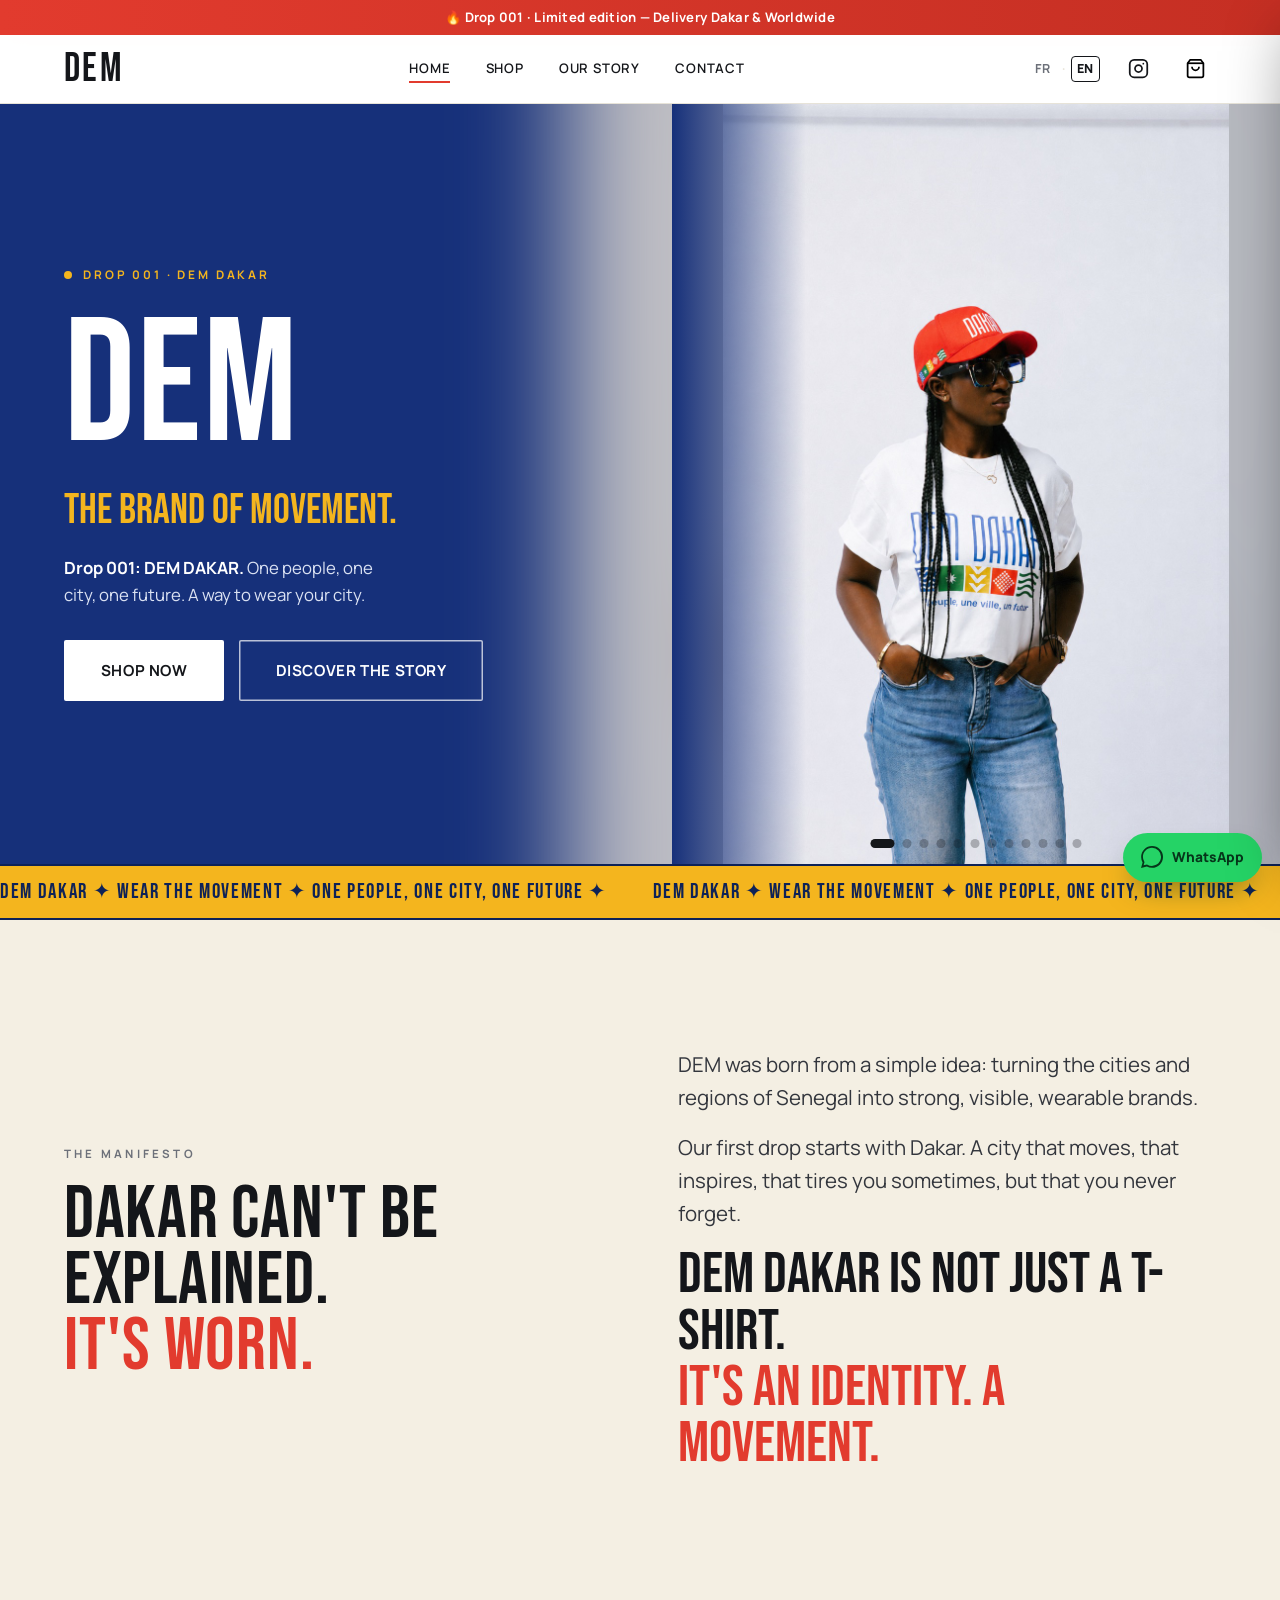
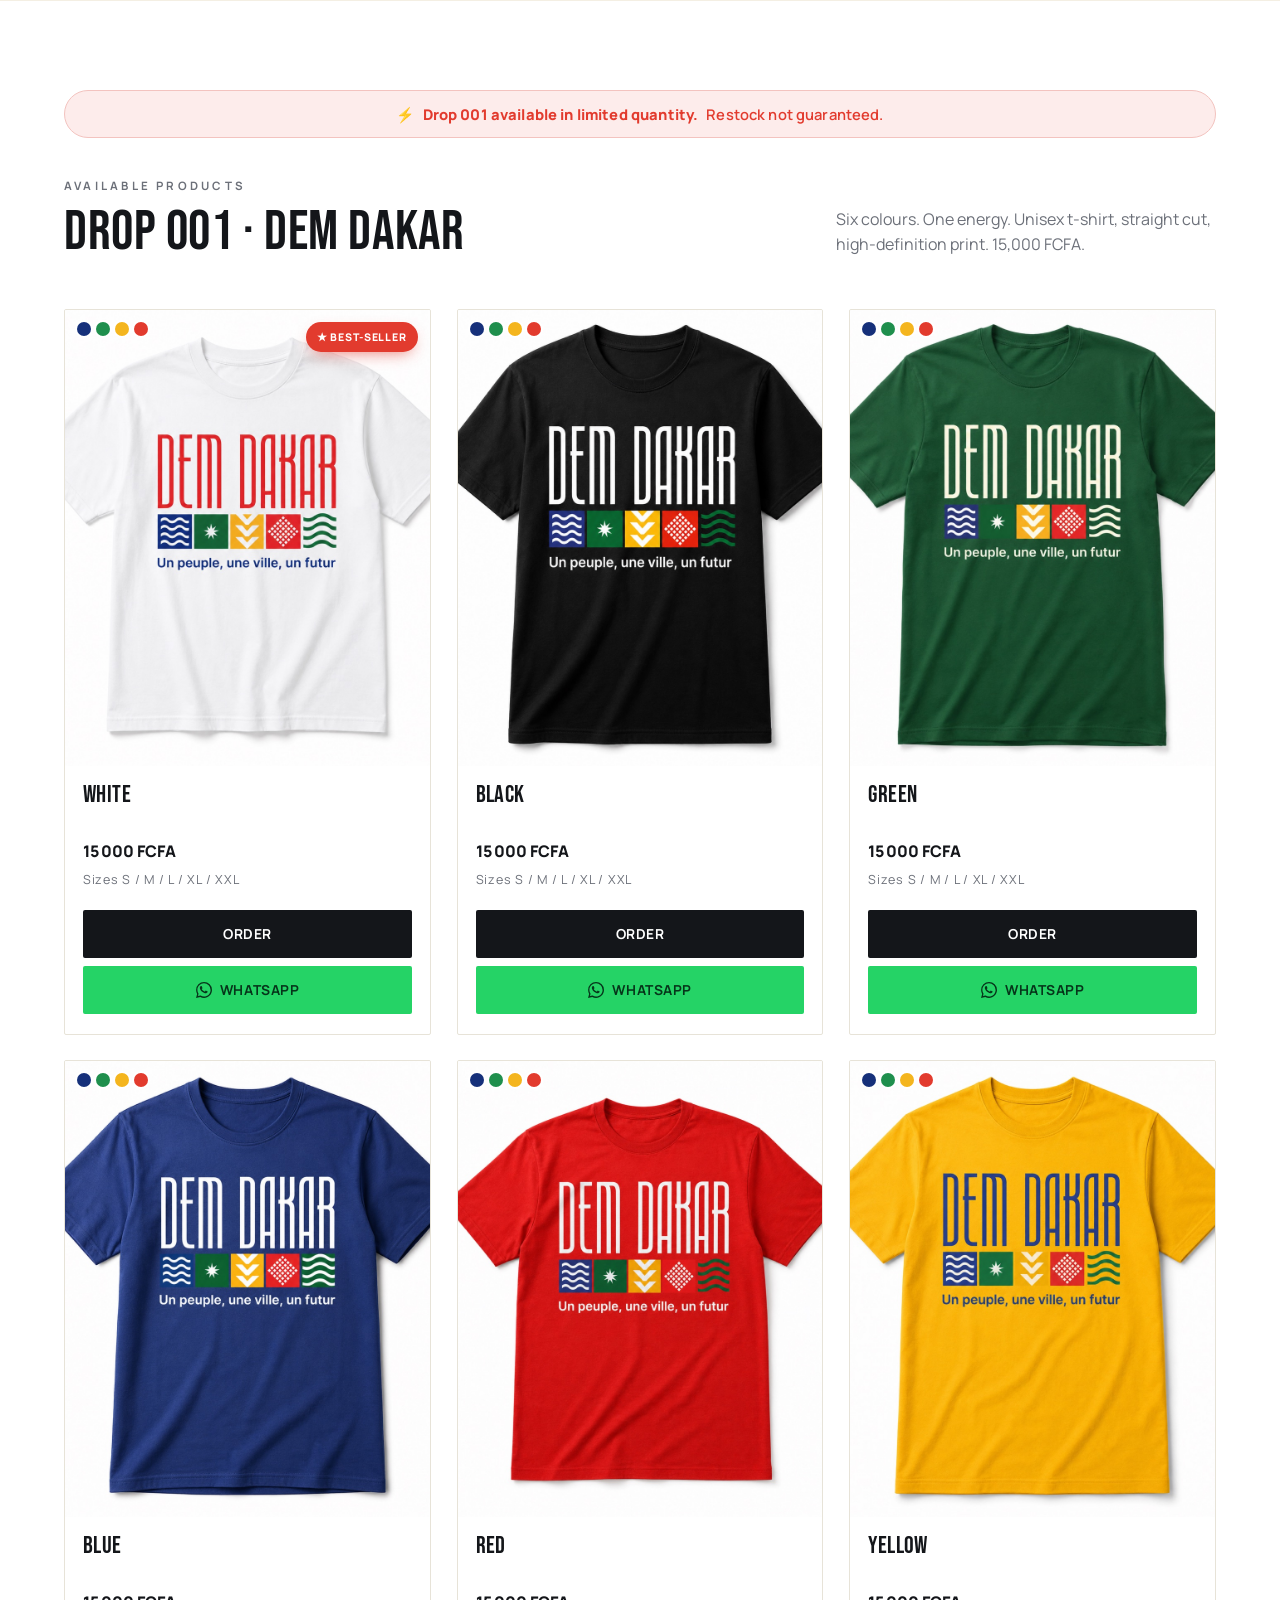
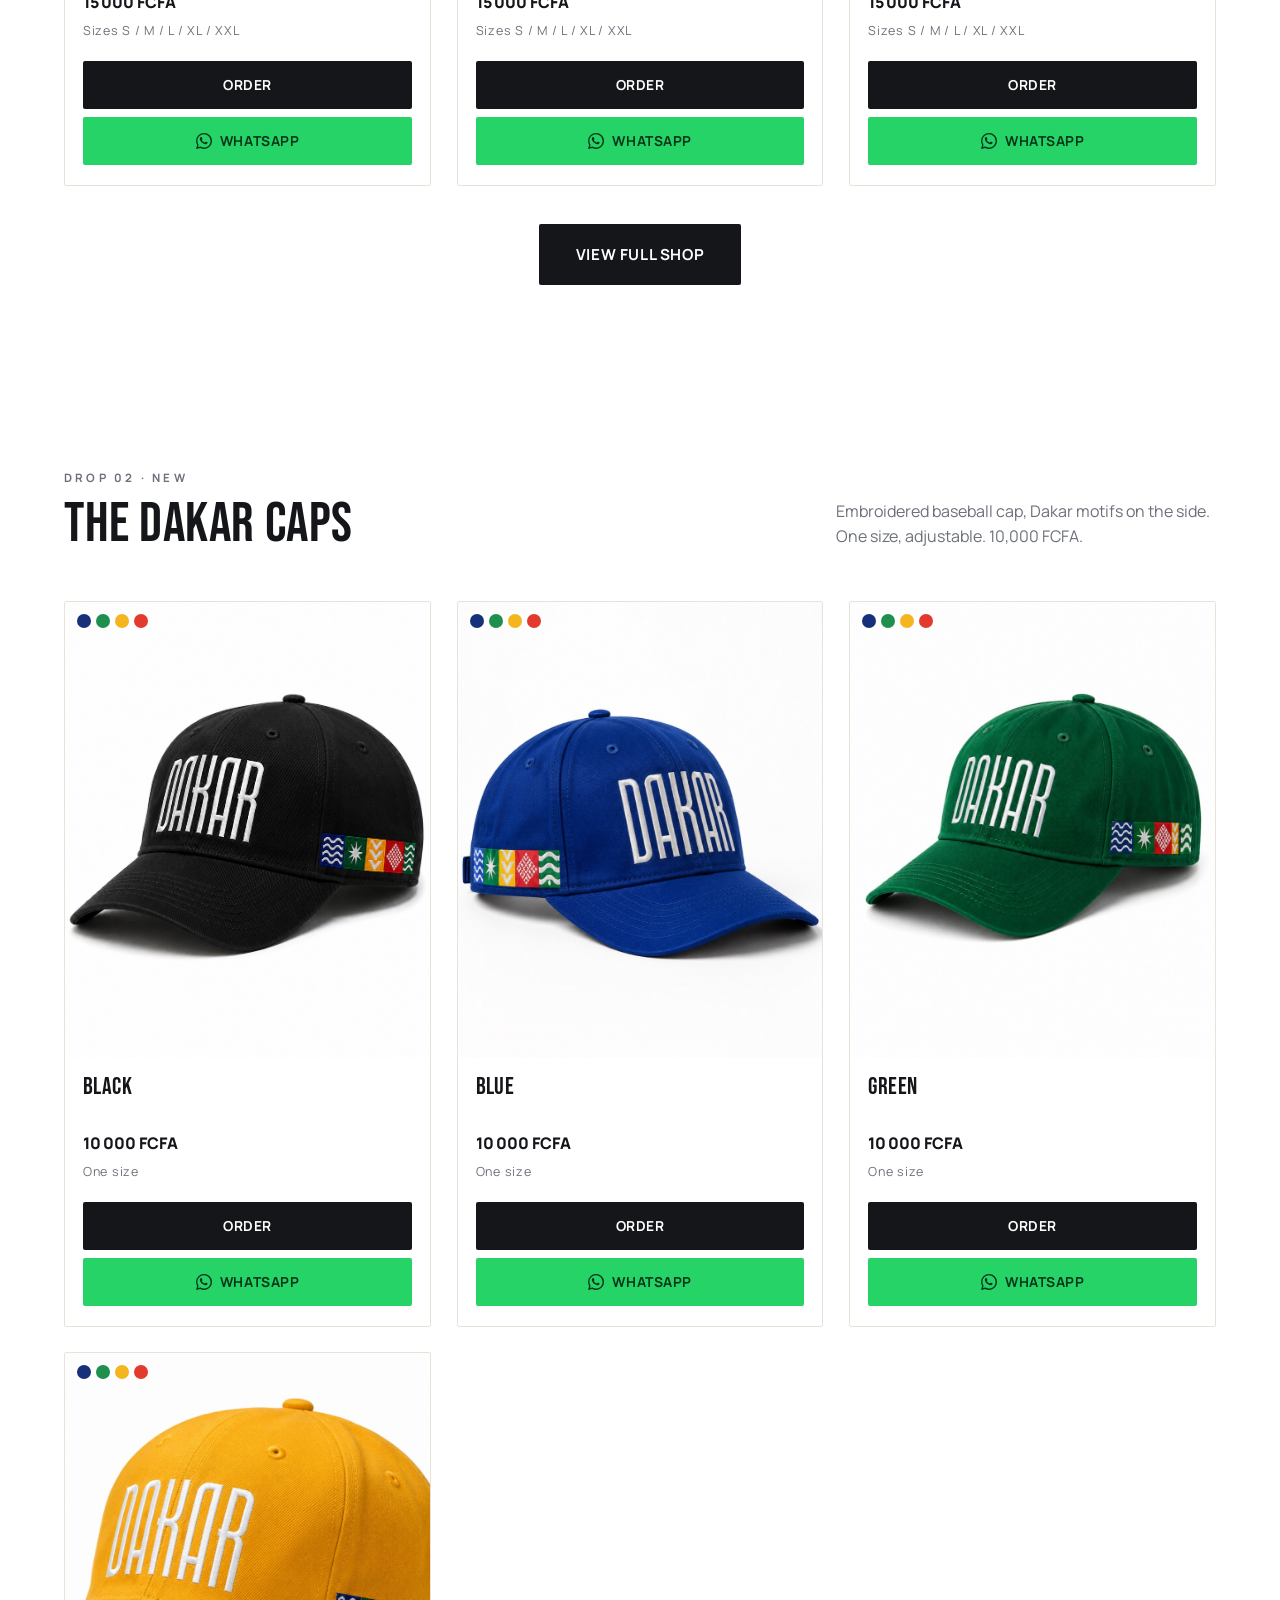
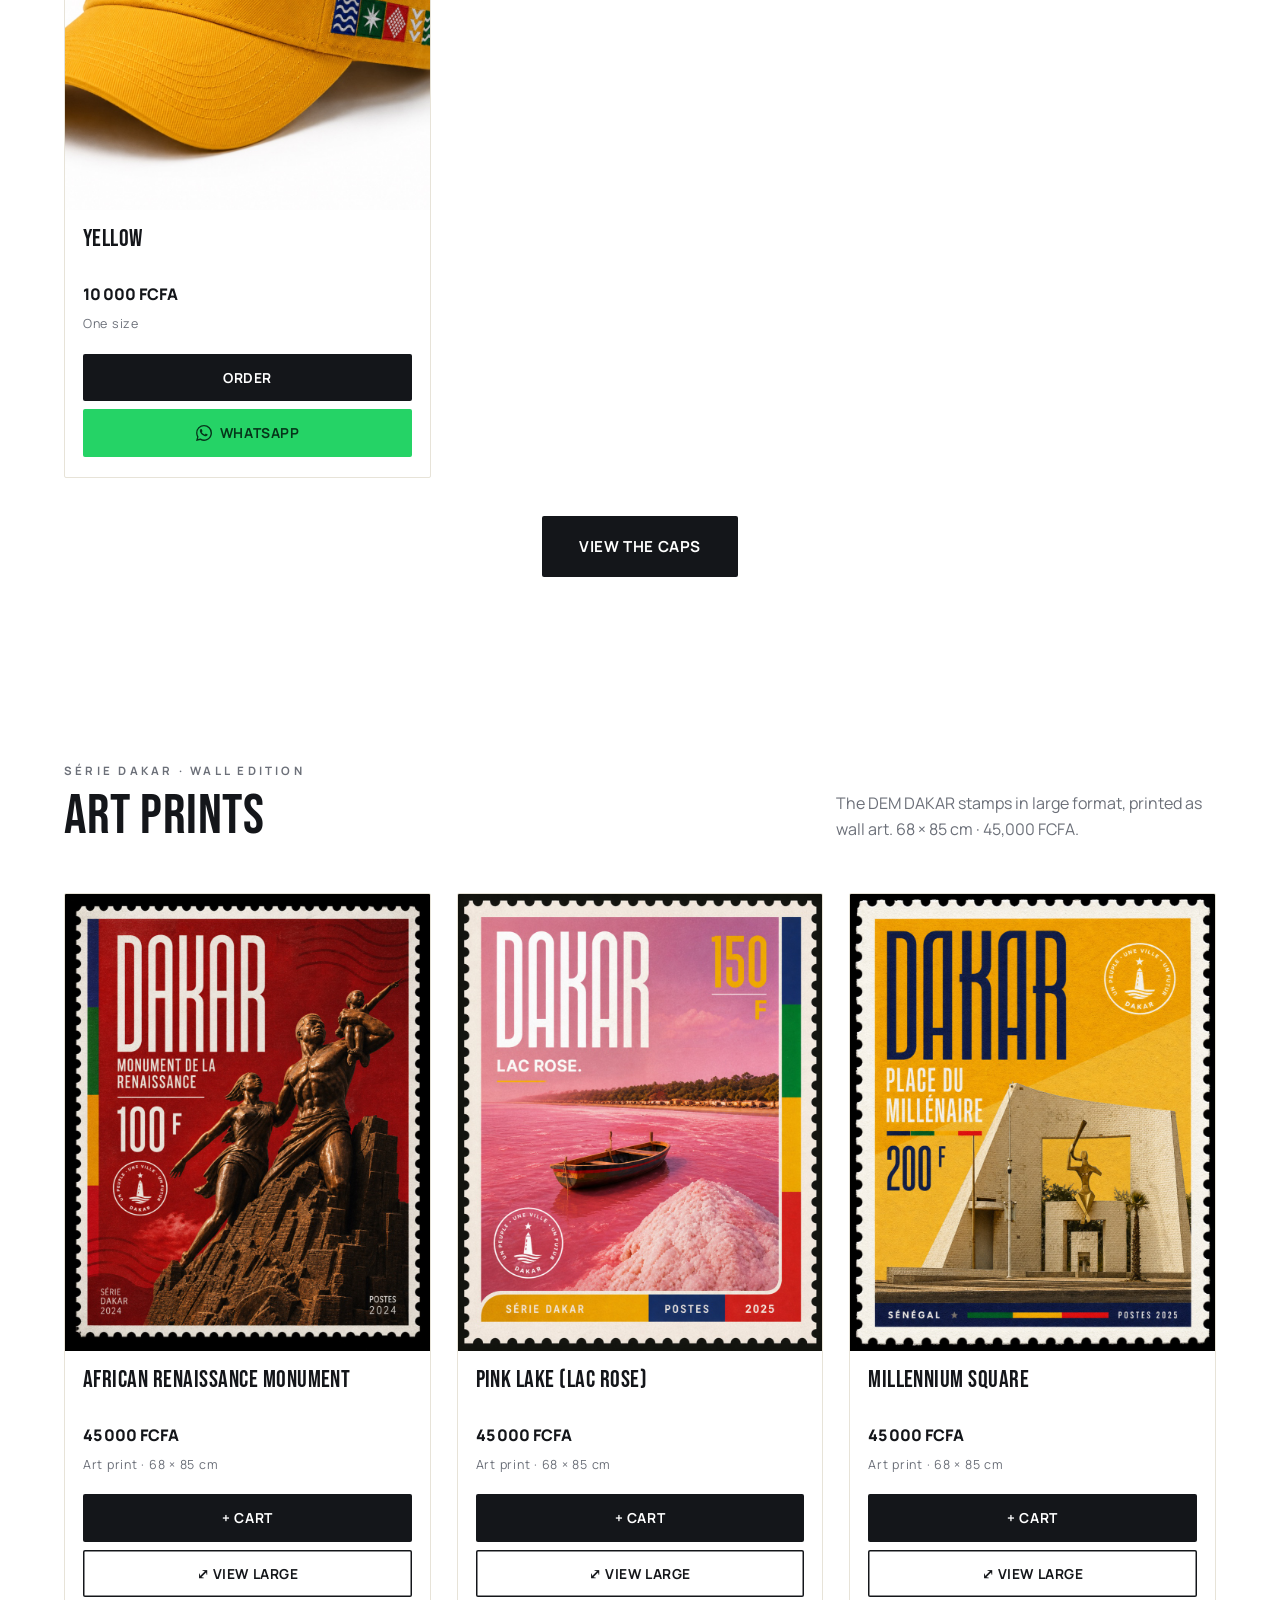
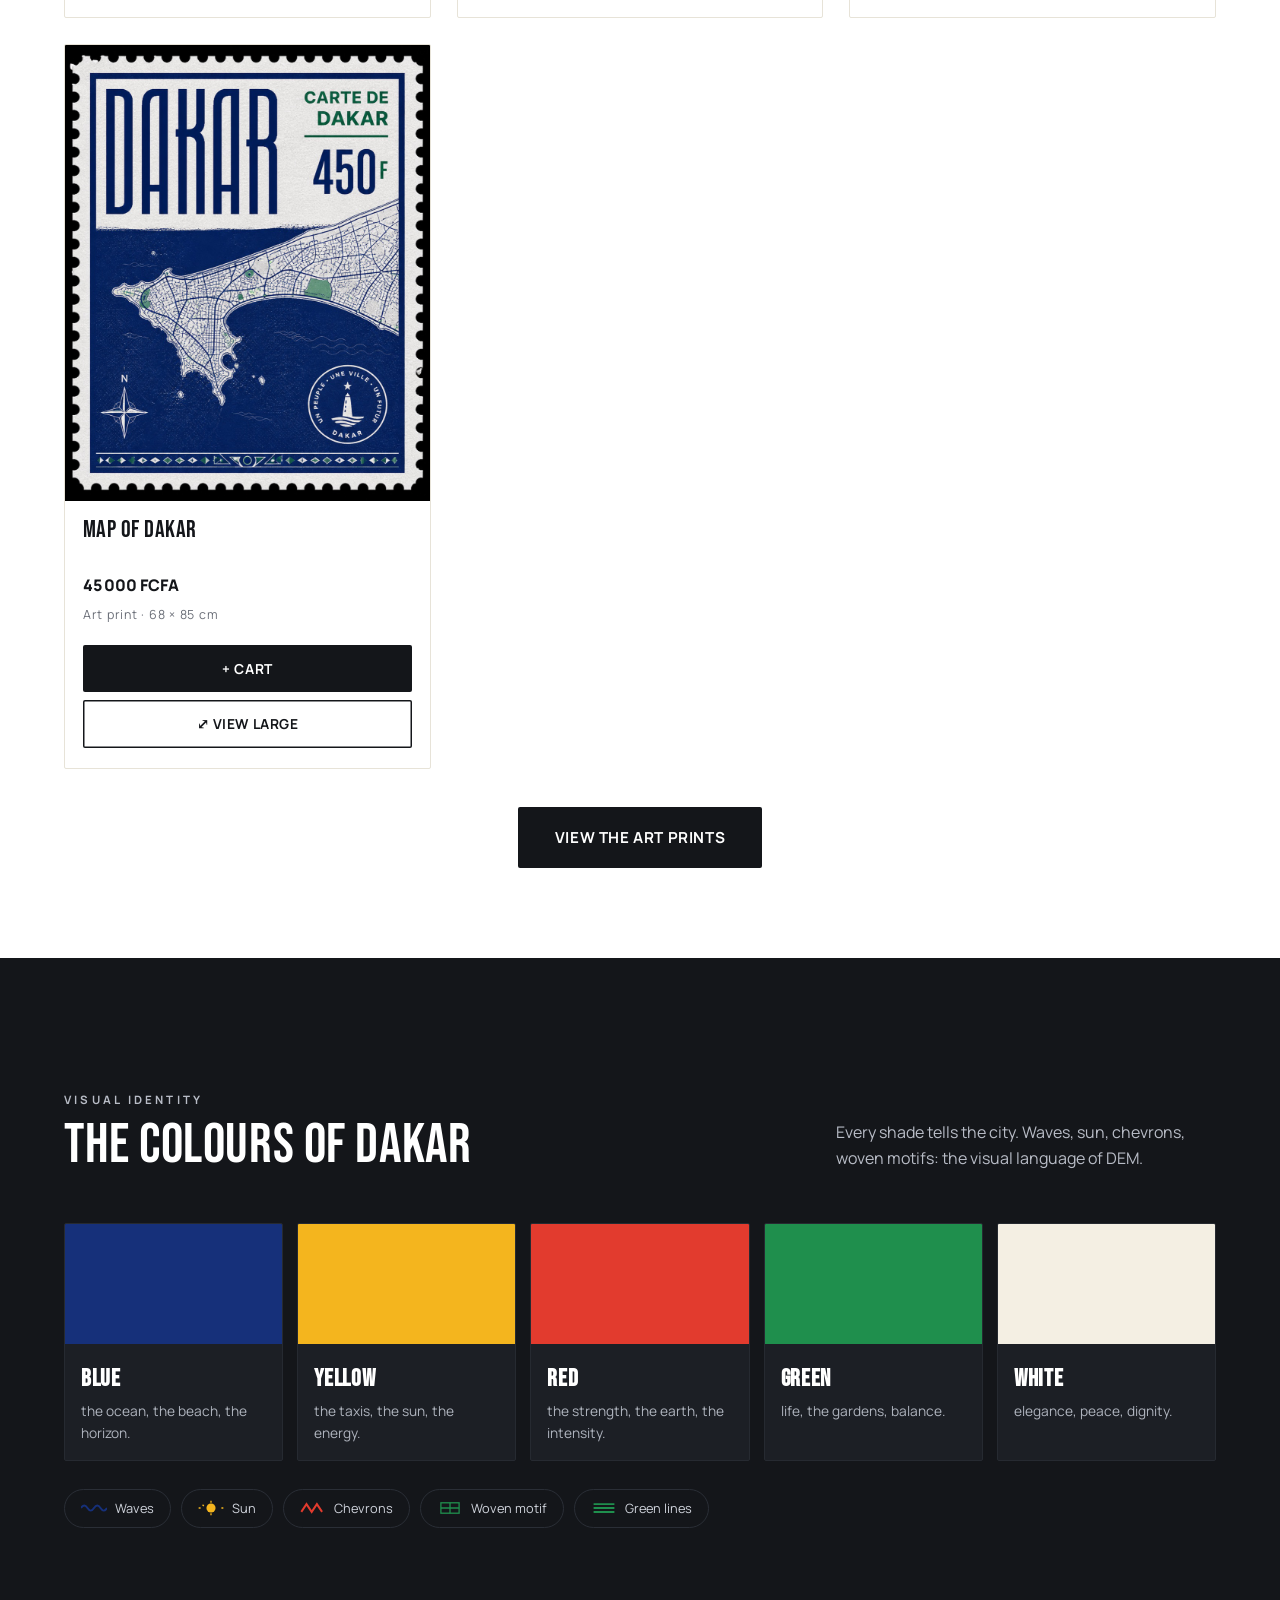
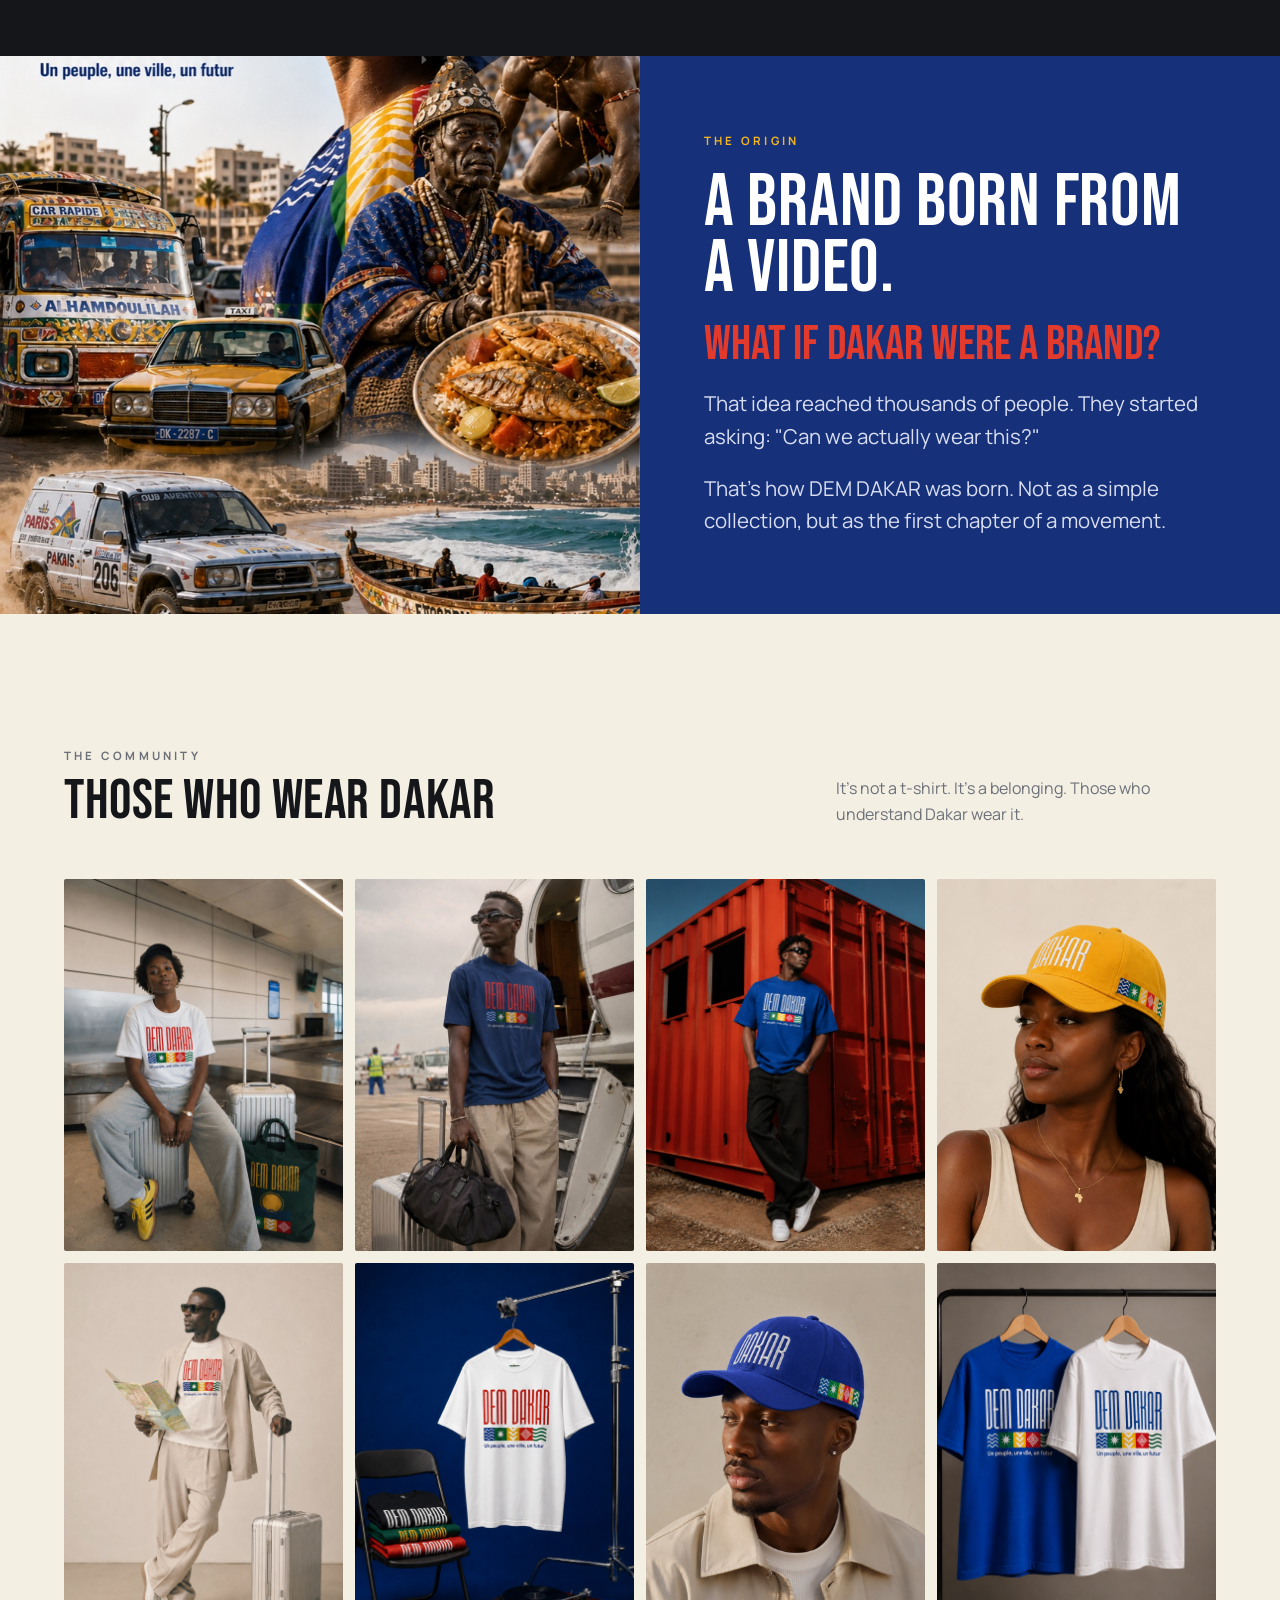
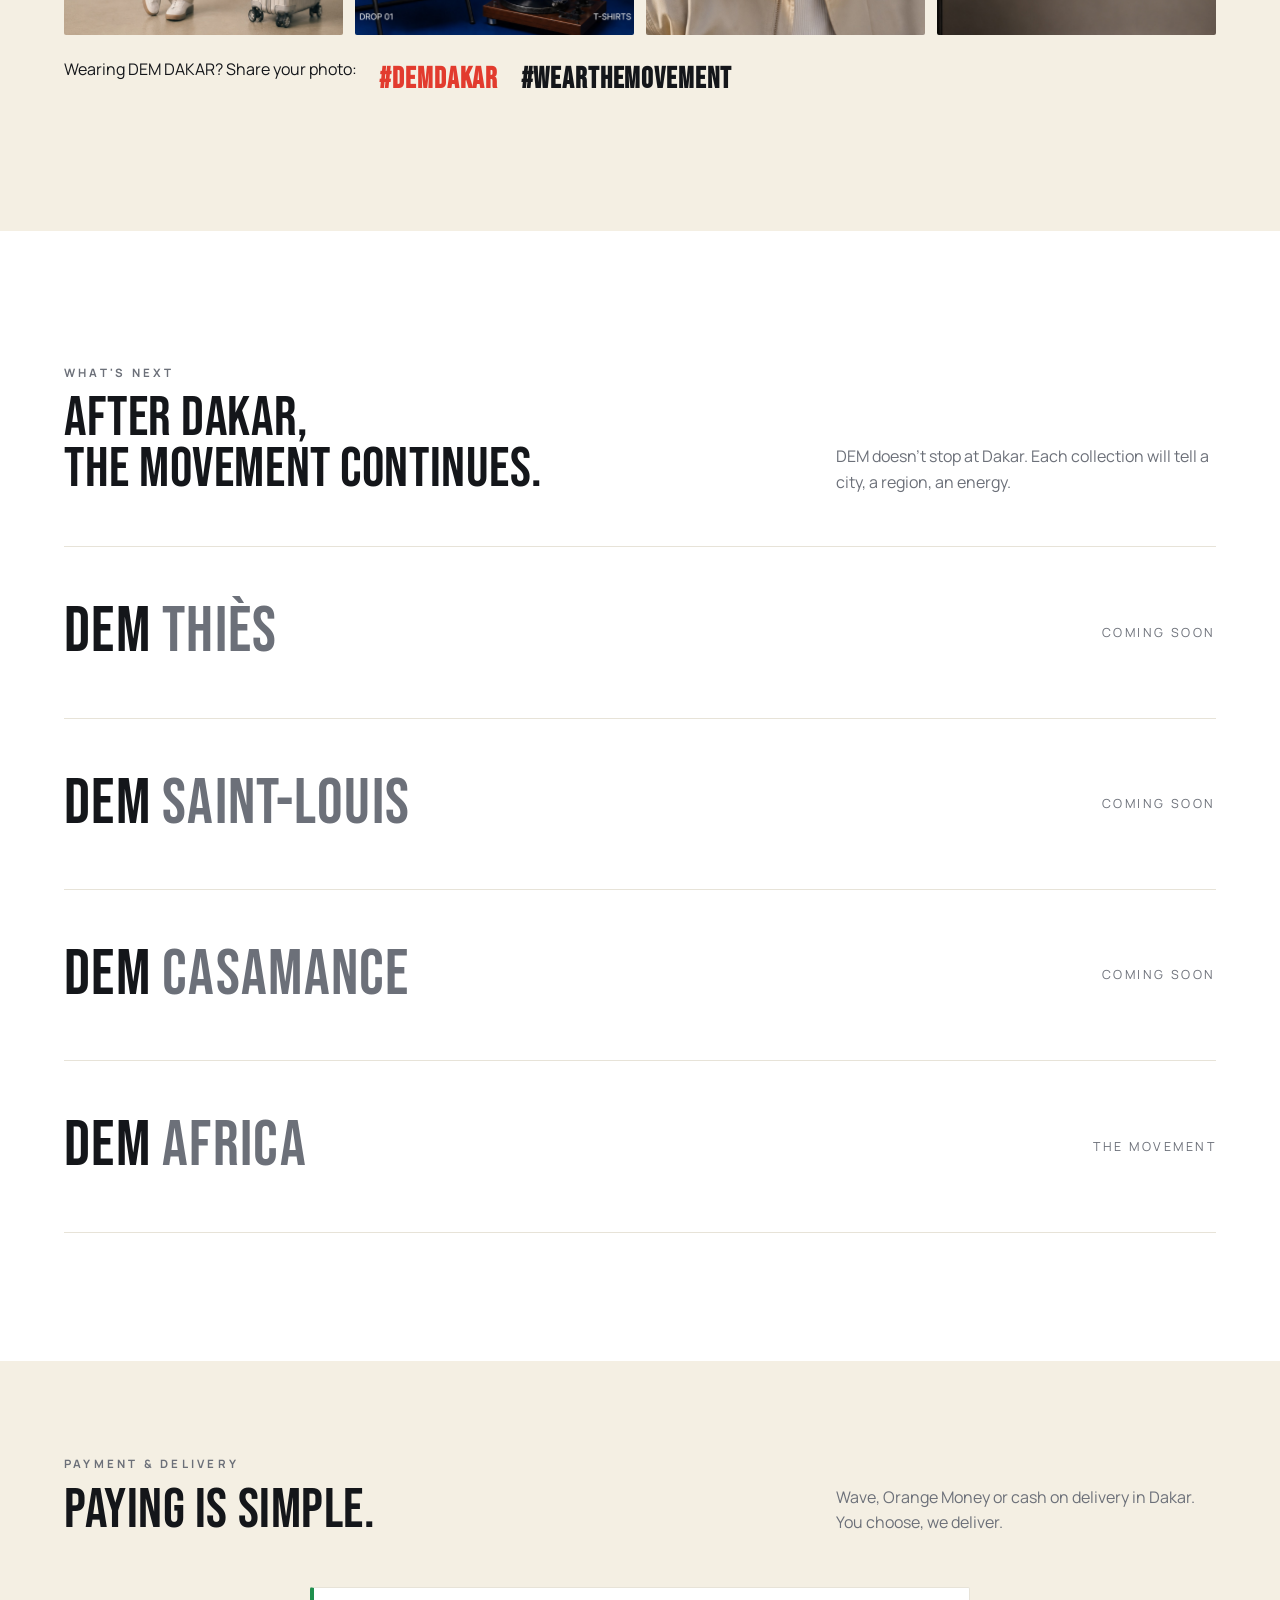
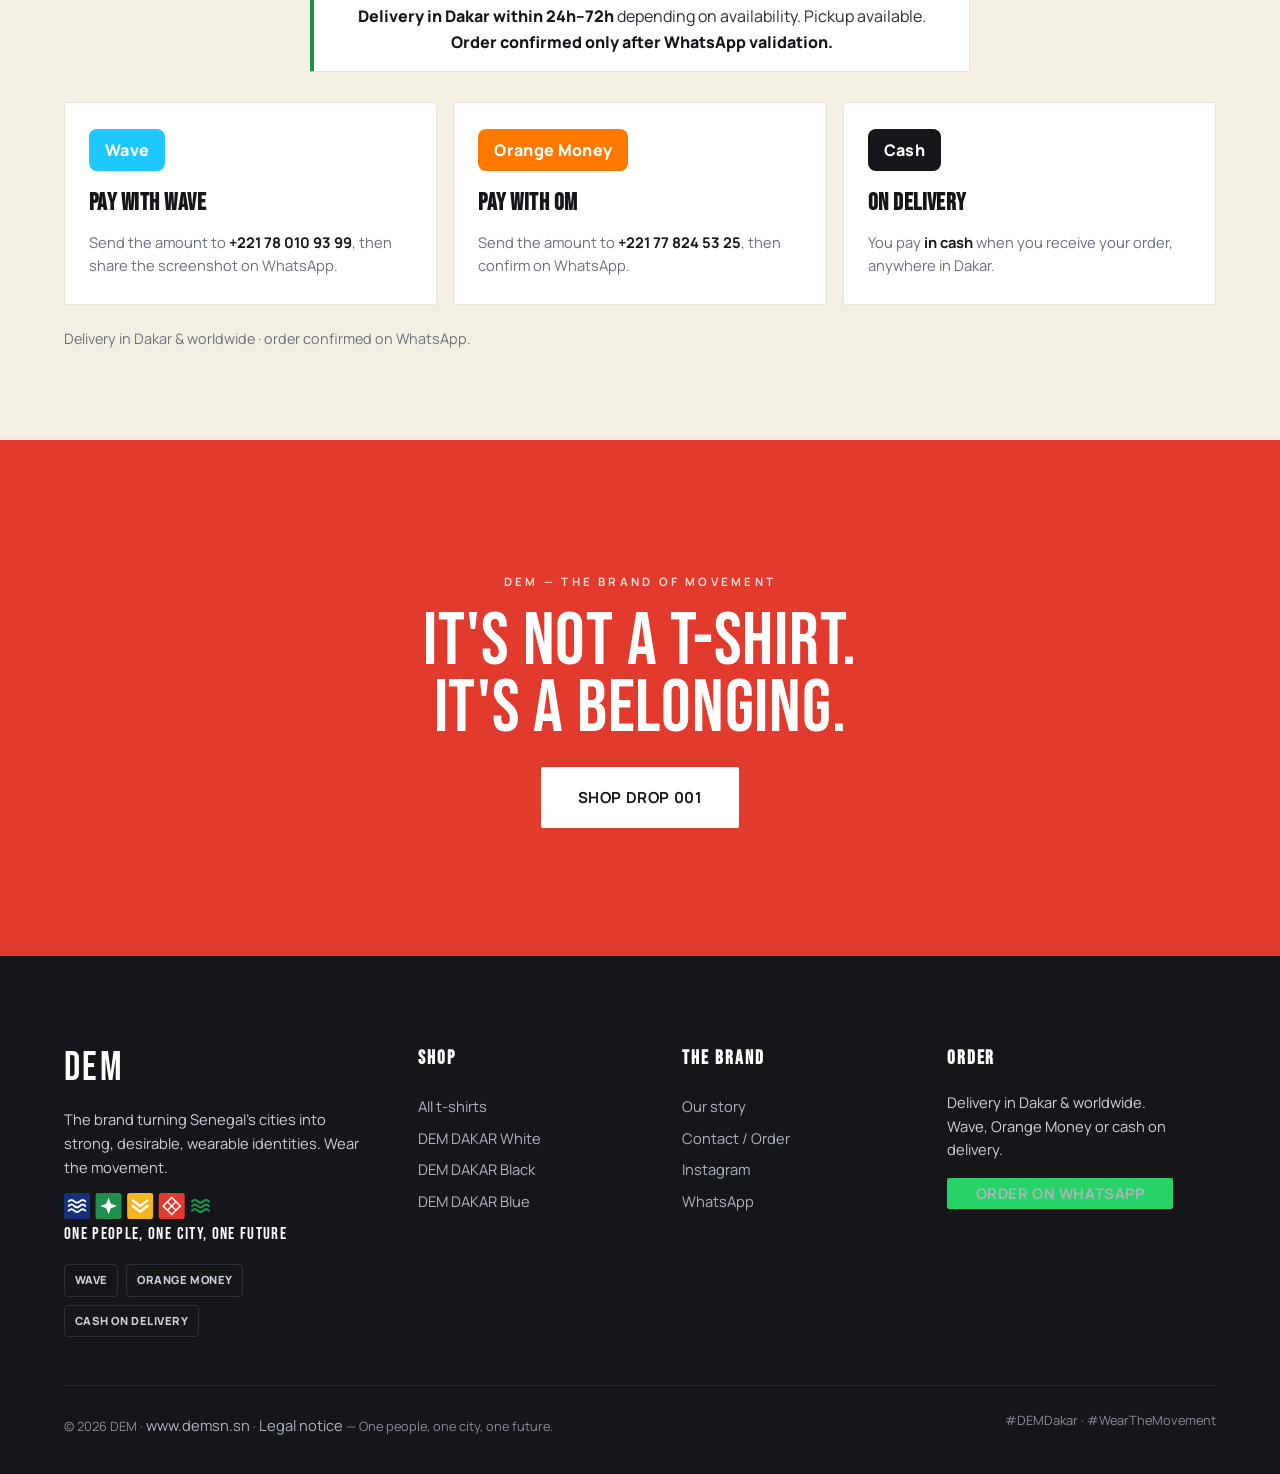
<file: en/index.html>
<!DOCTYPE html>
<html lang="en">
<head>
<meta charset="UTF-8">
<meta name="viewport" content="width=device-width, initial-scale=1">
<meta name="google-site-verification" content="v9NeFC_WLlWBevtPf4V9yKY7LDp27qsuk6rSTomujPk">
<title>DEM DAKAR — Senegalese streetwear t-shirts, caps & art prints from Dakar</title>
<meta name="description" content="DEM DAKAR — the Senegalese streetwear brand of movement. T-shirts (15,000 FCFA), caps and art prints inspired by Dakar. Delivery in Dakar, Wave / Orange Money. One people, one city, one future.">
<meta name="keywords" content="DEM DAKAR, Senegalese streetwear, Dakar t-shirt, African streetwear, Dakar cap, Senegal fashion, Dakar brand, demsn">
<meta name="robots" content="index, follow, max-image-preview:large">
<meta name="author" content="DEM">
<meta name="theme-color" content="#16307a">
<link rel="canonical" href="https://www.demsn.sn/en/">
<meta property="og:type" content="website">
<meta property="og:site_name" content="DEM DAKAR">
<meta property="og:locale" content="en">
<meta property="og:title" content="DEM DAKAR — The brand of movement">
<meta property="og:description" content="Senegalese streetwear t-shirts, caps & art prints inspired by Dakar. Delivery in Dakar · Wave / Orange Money. One people, one city, one future.">
<meta property="og:url" content="https://www.demsn.sn/en/">
<meta property="og:image" content="https://www.demsn.sn/assets/lifestyle/hero-couple.jpg">
<meta name="twitter:card" content="summary_large_image">
<meta name="twitter:title" content="DEM DAKAR — The brand of movement">
<meta name="twitter:description" content="Senegalese streetwear t-shirts, caps & art prints inspired by Dakar.">
<meta name="twitter:image" content="https://www.demsn.sn/assets/lifestyle/hero-couple.jpg">
<link rel="preconnect" href="https://fonts.googleapis.com">
<link rel="preconnect" href="https://fonts.gstatic.com" crossorigin>
<link href="https://fonts.googleapis.com/css2?family=Bebas+Neue&family=Manrope:wght@400;500;600;700;800&display=swap" rel="stylesheet">
<link rel="icon" href="data:image/svg+xml,<svg xmlns='http://www.w3.org/2000/svg' viewBox='0 0 100 100'><rect width='100' height='100' fill='%23e23b2e'/><text x='50' y='72' font-family='Arial Narrow,sans-serif' font-size='62' font-weight='bold' fill='white' text-anchor='middle'>D</text></svg>">
<link rel="stylesheet" href="../css/styles.css">
<script type="application/ld+json">
{
  "@context": "https://schema.org",
  "@type": "ClothingStore",
  "@id": "https://www.demsn.sn/#store",
  "name": "DEM DAKAR",
  "alternateName": "DEM",
  "url": "https://www.demsn.sn/en/",
  "image": "https://www.demsn.sn/assets/lifestyle/hero-couple.jpg",
  "description": "Senegalese streetwear brand of movement: t-shirts, caps and art prints inspired by Dakar.",
  "slogan": "One people, one city, one future.",
  "telephone": "+221780109399",
  "currenciesAccepted": "XOF",
  "paymentAccepted": "Wave, Orange Money, Cash on delivery",
  "priceRange": "10,000 – 45,000 FCFA",
  "areaServed": "Dakar, Senegal",
  "address": { "@type": "PostalAddress", "addressLocality": "Dakar", "addressCountry": "SN" },
  "sameAs": ["https://www.instagram.com/__demsn__/"]
}
</script>
<!-- Meta Pixel Code -->
<script>
!function(f,b,e,v,n,t,s)
{if(f.fbq)return;n=f.fbq=function(){n.callMethod?
n.callMethod.apply(n,arguments):n.queue.push(arguments)};
if(!f._fbq)f._fbq=n;n.push=n;n.loaded=!0;n.version='2.0';
n.queue=[];t=b.createElement(e);t.async=!0;
t.src=v;s=b.getElementsByTagName(e)[0];
s.parentNode.insertBefore(t,s)}(window,document,'script',
'https://connect.facebook.net/en_US/fbevents.js');
fbq('init', '207160157677890');
fbq('track', 'PageView');
</script>
<noscript><img height="1" width="1" style="display:none"
src="https://www.facebook.com/tr?id=207160157677890&ev=PageView&noscript=1"/></noscript>
<!-- End Meta Pixel Code -->
</head>
<body>

<header class="site-header">
  <div class="wrap nav">
    <a class="brand" href="index.html"><span class="brand__mark">DEM</span><span class="brand__sub">Dakar</span></a>
    <nav class="nav__links" id="navLinks">
      <a href="index.html">Home</a>
      <a href="boutique.html">Shop</a>
      <a href="histoire.html">Our story</a>
      <a href="contact.html">Contact</a>
    </nav>
    <div class="nav__actions">
      <a class="icon-btn" data-ig target="_blank" rel="noopener" aria-label="Instagram">
        <svg viewBox="0 0 24 24" fill="none" stroke="currentColor" stroke-width="2"><rect x="2" y="2" width="20" height="20" rx="5"/><circle cx="12" cy="12" r="4"/><circle cx="17.5" cy="6.5" r="1" fill="currentColor" stroke="none"/></svg>
      </a>
      <button class="icon-btn" data-open-cart aria-label="Cart">
        <svg viewBox="0 0 24 24" fill="none" stroke="currentColor" stroke-width="2"><path d="M6 2L3 6v14a2 2 0 0 0 2 2h14a2 2 0 0 0 2-2V6l-3-4z"/><path d="M3 6h18"/><path d="M16 10a4 4 0 0 1-8 0"/></svg>
        <span class="cart-count" data-count="0">0</span>
      </button>
      <button class="burger" id="burger" aria-label="Menu"><span></span><span></span><span></span></button>
    </div>
  </div>
</header>

<section class="hero">
  <div class="hero__grid">
    <div class="hero__content">
      <span class="hero__kicker"><span class="dot"></span> Drop 001 · DEM DAKAR</span>
      <h1>DEM</h1>
      <p class="hero__tag">The brand of movement.</p>
      <p class="hero__sub"><b>Drop 001: DEM DAKAR.</b> One people, one city, one future. A way to wear your city.</p>
      <div class="hero__cta">
        <a href="boutique.html" class="btn btn--light btn--lg">Shop now</a>
        <a href="histoire.html" class="btn btn--ghost btn--lg" style="box-shadow:inset 0 0 0 1.5px rgba(255,255,255,.7);color:#fff">Discover the story</a>
      </div>
    </div>
    <div class="hero__media">
      <div class="hero-blur" id="heroBlur"></div>
      <div class="hero-slides">
        <img class="hero-slide is-active" src="../assets/lifestyle/model-01.jpg" alt="Woman wearing the white DEM DAKAR t-shirt and the red DAKAR cap">
        <img class="hero-slide" src="../assets/lifestyle/model-02.jpg" alt="Model wearing the white DEM DAKAR t-shirt and the green DAKAR cap">
        <img class="hero-slide" src="../assets/lifestyle/model-03.jpg" alt="Woman wearing the white DEM DAKAR t-shirt and the green DAKAR cap">
        <img class="hero-slide" src="../assets/lifestyle/model-04.jpg" alt="DEM DAKAR model — white t-shirt and green DAKAR cap">
        <img class="hero-slide" src="../assets/lifestyle/hero-1.jpg?v=3" alt="Model wearing the blue DEM DAKAR t-shirt">
        <img class="hero-slide" src="../assets/lifestyle/hero-4.jpg?v=3" alt="Woman wearing the white DEM DAKAR t-shirt at the airport">
        <img class="hero-slide" src="../assets/lifestyle/hero-2.jpg?v=3" alt="Model wearing the white DEM DAKAR t-shirt">
        <img class="hero-slide" src="../assets/lifestyle/hero-5.jpg?v=3" alt="Man wearing the green DEM DAKAR t-shirt">
        <img class="hero-slide" src="../assets/lifestyle/hero-3.jpg?v=3" alt="Model seated wearing the blue DEM DAKAR t-shirt">
        <img class="hero-slide" src="../assets/lifestyle/hero-6.jpg?v=3" alt="Man wearing the white DEM DAKAR t-shirt in the street in Dakar">
        <img class="hero-slide" src="../assets/lifestyle/travel-airport.jpg?v=3" alt="Woman wearing DEM DAKAR at the airport">
        <img class="hero-slide" src="../assets/lifestyle/travel-jet.jpg?v=3" alt="Man wearing the blue DEM DAKAR t-shirt">
      </div>
      <div class="hero-dots" id="heroDots"></div>
    </div>
  </div>
</section>

<div class="marquee" aria-hidden="true">
  <div class="marquee__track">
    <span>DEM&nbsp;DAKAR&nbsp;✦&nbsp;WEAR&nbsp;THE&nbsp;MOVEMENT&nbsp;✦&nbsp;ONE&nbsp;PEOPLE,&nbsp;ONE&nbsp;CITY,&nbsp;ONE&nbsp;FUTURE&nbsp;✦&nbsp;</span>
    <span>DEM&nbsp;DAKAR&nbsp;✦&nbsp;WEAR&nbsp;THE&nbsp;MOVEMENT&nbsp;✦&nbsp;ONE&nbsp;PEOPLE,&nbsp;ONE&nbsp;CITY,&nbsp;ONE&nbsp;FUTURE&nbsp;✦&nbsp;</span>
  </div>
</div>

<!-- MANIFESTO -->
<section class="section manifeste">
  <div class="wrap manifeste__inner">
    <div>
      <span class="eyebrow">The manifesto</span>
      <h2 style="margin-top:1rem">Dakar can't be explained.<br><span style="color:var(--red)">It's worn.</span></h2>
    </div>
    <div class="stack">
      <p class="lead">DEM was born from a simple idea: turning the cities and regions of Senegal into strong, visible, wearable brands.</p>
      <p class="lead">Our first drop starts with Dakar. A city that moves, that inspires, that tires you sometimes, but that you never forget.</p>
      <p class="bigquote">DEM DAKAR is not just a t-shirt.<br><em>It's an identity. A movement.</em></p>
    </div>
  </div>
</section>

<!-- PRODUCTS -->
<section class="section section--tight" id="boutique">
  <div class="wrap">
    <p class="stock-urgency">⚡ <strong>Drop 001 available in limited quantity.</strong> Restock not guaranteed.</p>
    <div class="sec-head">
      <div class="sec-head__t">
        <span class="eyebrow">Available products</span>
        <h2 style="margin-top:.6rem">Drop 001 · DEM DAKAR</h2>
      </div>
      <p>Six colours. One energy. Unisex t-shirt, straight cut, high-definition print. 15,000 FCFA.</p>
    </div>
    <div class="grid-products" id="homeGrid"></div>
    <div class="center" style="margin-top:2.4rem">
      <a href="boutique.html" class="btn btn--solid btn--lg">View full shop</a>
    </div>
  </div>
</section>

<!-- CAPS (DROP 02) -->
<section class="section section--tight" id="casquettes">
  <div class="wrap">
    <div class="sec-head">
      <div class="sec-head__t">
        <span class="eyebrow">Drop 02 · New</span>
        <h2 style="margin-top:.6rem">The DAKAR caps</h2>
      </div>
      <p>Embroidered baseball cap, Dakar motifs on the side. One size, adjustable. 10,000 FCFA.</p>
    </div>
    <div class="grid-products" id="homeCapsGrid"></div>
    <div class="center" style="margin-top:2.4rem">
      <a href="boutique.html#casquettes" class="btn btn--solid btn--lg">View the caps</a>
    </div>
  </div>
</section>

<!-- ============ ART PRINTS ============ -->
<section class="section section--tight timbres" id="tableaux">
  <div class="wrap">
    <div class="sec-head">
      <div class="sec-head__t">
        <span class="eyebrow">Série Dakar · wall edition</span>
        <h2 style="margin-top:.6rem">Art prints</h2>
      </div>
      <p>The DEM DAKAR stamps in large format, printed as wall art. 68 × 85 cm · 45,000 FCFA.</p>
    </div>
    <div class="grid-products" id="homeTableauxGrid"></div>
    <div class="center" style="margin-top:2.4rem">
      <a href="boutique.html#timbres" class="btn btn--solid btn--lg">View the art prints</a>
    </div>
  </div>
</section>

<!-- COLOURS OF DAKAR -->
<section class="section colors">
  <div class="wrap">
    <div class="sec-head">
      <div class="sec-head__t">
        <span class="eyebrow">Visual identity</span>
        <h2 style="color:#fff;margin-top:.6rem">The colours of Dakar</h2>
      </div>
      <p>Every shade tells the city. Waves, sun, chevrons, woven motifs: the visual language of DEM.</p>
    </div>
    <div class="color-grid">
      <div class="color-card"><div class="color-card__swatch" style="background:#16307a"></div><div class="color-card__b"><h4>Blue</h4><p>the ocean, the beach, the horizon.</p></div></div>
      <div class="color-card"><div class="color-card__swatch" style="background:#f4b51e"></div><div class="color-card__b"><h4>Yellow</h4><p>the taxis, the sun, the energy.</p></div></div>
      <div class="color-card"><div class="color-card__swatch" style="background:#e23b2e"></div><div class="color-card__b"><h4>Red</h4><p>the strength, the earth, the intensity.</p></div></div>
      <div class="color-card"><div class="color-card__swatch" style="background:#1f8f4d"></div><div class="color-card__b"><h4>Green</h4><p>life, the gardens, balance.</p></div></div>
      <div class="color-card"><div class="color-card__swatch" style="background:#f4efe3"></div><div class="color-card__b"><h4 style="color:#fff">White</h4><p>elegance, peace, dignity.</p></div></div>
    </div>
    <div class="motifs">
      <span class="motif"><svg viewBox="0 0 40 24"><path d="M0 12 Q5 4 10 12 T20 12 T30 12 T40 12" fill="none" stroke="#16307a" stroke-width="3"/></svg> Waves</span>
      <span class="motif"><svg viewBox="0 0 40 24"><circle cx="20" cy="12" r="7" fill="#f4b51e"/><g stroke="#f4b51e" stroke-width="2"><path d="M20 1v3M20 20v3M1 12h3M36 12h3M7 7l2 2M31 31"/></g></svg> Sun</span>
      <span class="motif"><svg viewBox="0 0 40 24"><path d="M2 18 L10 6 L18 18 L26 6 L34 18" fill="none" stroke="#e23b2e" stroke-width="3"/></svg> Chevrons</span>
      <span class="motif"><svg viewBox="0 0 40 24"><rect x="6" y="4" width="28" height="16" fill="none" stroke="#1f8f4d" stroke-width="2"/><path d="M6 12h28M20 4v16" stroke="#1f8f4d" stroke-width="2"/></svg> Woven motif</span>
      <span class="motif"><svg viewBox="0 0 40 24"><path d="M4 6h32M4 12h32M4 18h32" stroke="#1f8f4d" stroke-width="3"/></svg> Green lines</span>
    </div>
  </div>
</section>

<!-- STORYTELLING -->
<section class="split split--blue">
  <div class="split__media"><img src="../assets/lifestyle/collage.jpg" alt="Dakar — taxis, wrestling, sea, culture"></div>
  <div class="split__body">
    <span class="eyebrow" style="color:var(--yellow)">The origin</span>
    <h2 style="color:#fff">A brand born from a video.</h2>
    <p class="askquote">What if Dakar were a brand?</p>
    <p class="lead">That idea reached thousands of people. They started asking: "Can we actually wear this?"</p>
    <p class="lead">That's how DEM DAKAR was born. Not as a simple collection, but as the first chapter of a movement.</p>
  </div>
</section>

<!-- COMMUNITY -->
<section class="section community">
  <div class="wrap">
    <div class="sec-head">
      <div class="sec-head__t">
        <span class="eyebrow">The community</span>
        <h2 style="margin-top:.6rem">Those who wear Dakar</h2>
      </div>
      <p>It's not a t-shirt. It's a belonging. Those who understand Dakar wear it.</p>
    </div>
    <div class="comm-grid">
      <figure><img src="../assets/lifestyle/travel-airport.jpg" alt="DEM DAKAR — airport, the movement" loading="lazy"></figure>
      <figure><img src="../assets/lifestyle/travel-jet.jpg" alt="DEM DAKAR — departure" loading="lazy"></figure>
      <figure><img src="../assets/lifestyle/street-container.jpg" alt="DEM DAKAR — streetwear" loading="lazy"></figure>
      <figure><img src="../assets/caps/cap-jaune-worn.jpg" alt="DEM DAKAR — cap" loading="lazy"></figure>
      <figure><img src="../assets/lifestyle/travel-suit.jpg" alt="DEM DAKAR — premium travel" loading="lazy"></figure>
      <figure><img src="../assets/lifestyle/studio-rack.jpg" alt="DEM DAKAR — the collection" loading="lazy"></figure>
      <figure><img src="../assets/caps/cap-bleu-worn.jpg" alt="DEM DAKAR — cap" loading="lazy"></figure>
      <figure><img src="../assets/lifestyle/rack-duo.jpg" alt="DEM DAKAR — t-shirts" loading="lazy"></figure>
    </div>
    <div class="hashtags">
      <span>Wearing DEM DAKAR? Share your photo:</span>
      <b>#DEMDakar</b><b>#WearTheMovement</b>
    </div>
  </div>
</section>

<!-- FUTURE COLLECTIONS -->
<section class="section future">
  <div class="wrap">
    <div class="sec-head">
      <div class="sec-head__t">
        <span class="eyebrow">What's next</span>
        <h2 style="margin-top:.6rem">After Dakar,<br>the movement continues.</h2>
      </div>
      <p>DEM doesn't stop at Dakar. Each collection will tell a city, a region, an energy.</p>
    </div>
    <div class="drop-list">
      <div class="drop"><div class="drop__name">DEM <span>Thiès</span></div><div class="drop__meta">Coming soon</div></div>
      <div class="drop"><div class="drop__name">DEM <span>Saint-Louis</span></div><div class="drop__meta">Coming soon</div></div>
      <div class="drop"><div class="drop__name">DEM <span>Casamance</span></div><div class="drop__meta">Coming soon</div></div>
      <div class="drop"><div class="drop__name">DEM <span>Africa</span></div><div class="drop__meta">The movement</div></div>
    </div>
  </div>
</section>

<!-- PAYMENT METHODS -->
<section class="section section--tight paymethods">
  <div class="wrap">
    <div class="sec-head">
      <div class="sec-head__t">
        <span class="eyebrow">Payment &amp; delivery</span>
        <h2 style="margin-top:.6rem">Paying is simple.</h2>
      </div>
      <p>Wave, Orange Money or cash on delivery in Dakar. You choose, we deliver.</p>
    </div>
    <p class="reassurance"><strong>Delivery in Dakar within 24h–72h</strong> depending on availability. Pickup available. <strong>Order confirmed only after WhatsApp validation.</strong></p>
    <div class="pm-grid">
      <div class="pm-card">
        <span class="pm-card__badge pm-card__badge--wave">Wave</span>
        <h4>Pay with Wave</h4>
        <p>Send the amount to <b data-pay-wave>+221 78 010 93 99</b>, then share the screenshot on WhatsApp.</p>
      </div>
      <div class="pm-card">
        <span class="pm-card__badge pm-card__badge--om">Orange Money</span>
        <h4>Pay with OM</h4>
        <p>Send the amount to <b data-pay-om>+221 77 824 53 25</b>, then confirm on WhatsApp.</p>
      </div>
      <div class="pm-card">
        <span class="pm-card__badge pm-card__badge--cod">Cash</span>
        <h4>On delivery</h4>
        <p>You pay <b>in cash</b> when you receive your order, anywhere in Dakar.</p>
      </div>
    </div>
    <p class="pm-note">Delivery in Dakar & worldwide · order confirmed on WhatsApp.</p>
  </div>
</section>

<!-- CTA BAND -->
<section class="section cta-band">
  <div class="wrap">
    <span class="eyebrow" style="color:#ffd9d4">DEM — The brand of movement</span>
    <h2 style="margin-top:1rem;max-width:16ch;margin-inline:auto">It's not a t-shirt.<br>It's a belonging.</h2>
    <a href="boutique.html" class="btn btn--light btn--lg">Shop Drop 001</a>
  </div>
</section>

<!-- FOOTER -->
<footer class="site-footer">
  <div class="wrap">
    <div class="footer-grid">
      <div class="footer-brand">
        <a class="brand" href="index.html"><span class="brand__mark">DEM</span><span class="brand__sub">Dakar</span></a>
        <p>The brand turning Senegal's cities into strong, desirable, wearable identities. Wear the movement.</p>
        <div class="pay-row"><span class="pay">WAVE</span><span class="pay">ORANGE MONEY</span><span class="pay">CASH ON DELIVERY</span></div>
      </div>
      <div>
        <h4>Shop</h4>
        <a href="boutique.html">All t-shirts</a><br>
        <a href="produit.html?id=blanc">DEM DAKAR White</a><br>
        <a href="produit.html?id=noir">DEM DAKAR Black</a><br>
        <a href="produit.html?id=bleu">DEM DAKAR Blue</a>
      </div>
      <div>
        <h4>The brand</h4>
        <a href="histoire.html">Our story</a><br>
        <a href="contact.html">Contact / Order</a><br>
        <a data-ig target="_blank" rel="noopener">Instagram</a><br>
        <a data-wa target="_blank" rel="noopener">WhatsApp</a>
      </div>
      <div>
        <h4>Order</h4>
        <p style="font-size:.92rem">Delivery in Dakar & worldwide.<br>Wave, Orange Money or cash on delivery.</p>
        <a class="btn btn--wa" data-wa target="_blank" rel="noopener" style="margin-top:1rem">Order on WhatsApp</a>
      </div>
    </div>
    <div class="foot-bottom">
      <span>© <span data-year></span> DEM · <a href="https://www.demsn.sn" style="color:#aeb3bd">www.demsn.sn</a> · <a href="mentions.html" style="color:#aeb3bd">Legal notice</a> — One people, one city, one future.</span>
      <span>#DEMDakar · #WearTheMovement</span>
    </div>
  </div>
</footer>

<a class="wa-float" data-wa="Hello, I'd like to order a DEM DAKAR t-shirt." target="_blank" rel="noopener">
  <svg viewBox="0 0 24 24" fill="currentColor"><path d="M.06 24l1.68-6.13A11.86 11.86 0 0 1 .16 11.9 11.94 11.94 0 0 1 12.07 0a11.86 11.86 0 0 1 8.44 3.5 11.82 11.82 0 0 1 3.49 8.42c0 6.56-5.35 11.9-11.93 11.9a12 12 0 0 1-5.7-1.45L.06 24zM6.6 20.13l.36.21a9.86 9.86 0 0 0 5.02 1.38h.01c5.45 0 9.9-4.43 9.9-9.88a9.82 9.82 0 0 0-2.9-6.99 9.8 9.8 0 0 0-6.99-2.9c-5.46 0-9.9 4.44-9.9 9.89a9.83 9.83 0 0 0 1.51 5.26l.24.38-1 3.63 3.75-.98z"/></svg>
  <span>WhatsApp</span>
</a>

<div class="overlay" id="overlay"></div>
<aside class="drawer" id="cartDrawer" aria-label="Cart">
  <div class="drawer__head">
    <h3>Your cart</h3>
    <button class="icon-btn" id="cartClose" aria-label="Close">
      <svg viewBox="0 0 24 24" fill="none" stroke="currentColor" stroke-width="2"><path d="M6 6l12 12M18 6L6 18"/></svg>
    </button>
  </div>
  <div class="drawer__body" id="cartBody"></div>
  <div class="drawer__foot" id="cartFoot">
    <div class="drawer__total"><span>Total</span><span id="cartTotal">0 FCFA</span></div>
    <button class="btn btn--wa btn--block btn--lg" id="cartCheckout">
      <svg viewBox="0 0 24 24" fill="currentColor" width="18" height="18"><path d="M.06 24l1.68-6.13A11.86 11.86 0 0 1 .16 11.9 11.94 11.94 0 0 1 12.07 0a11.86 11.86 0 0 1 8.44 3.5 11.82 11.82 0 0 1 3.49 8.42c0 6.56-5.35 11.9-11.93 11.9a12 12 0 0 1-5.7-1.45L.06 24z"/></svg>
      Order on WhatsApp
    </button>
    <p class="drawer__note">Wave · Orange Money · cash on delivery in Dakar</p>
  </div>
</aside>

<script src="../js/main.js"></script>
</body>
</html>
</file>
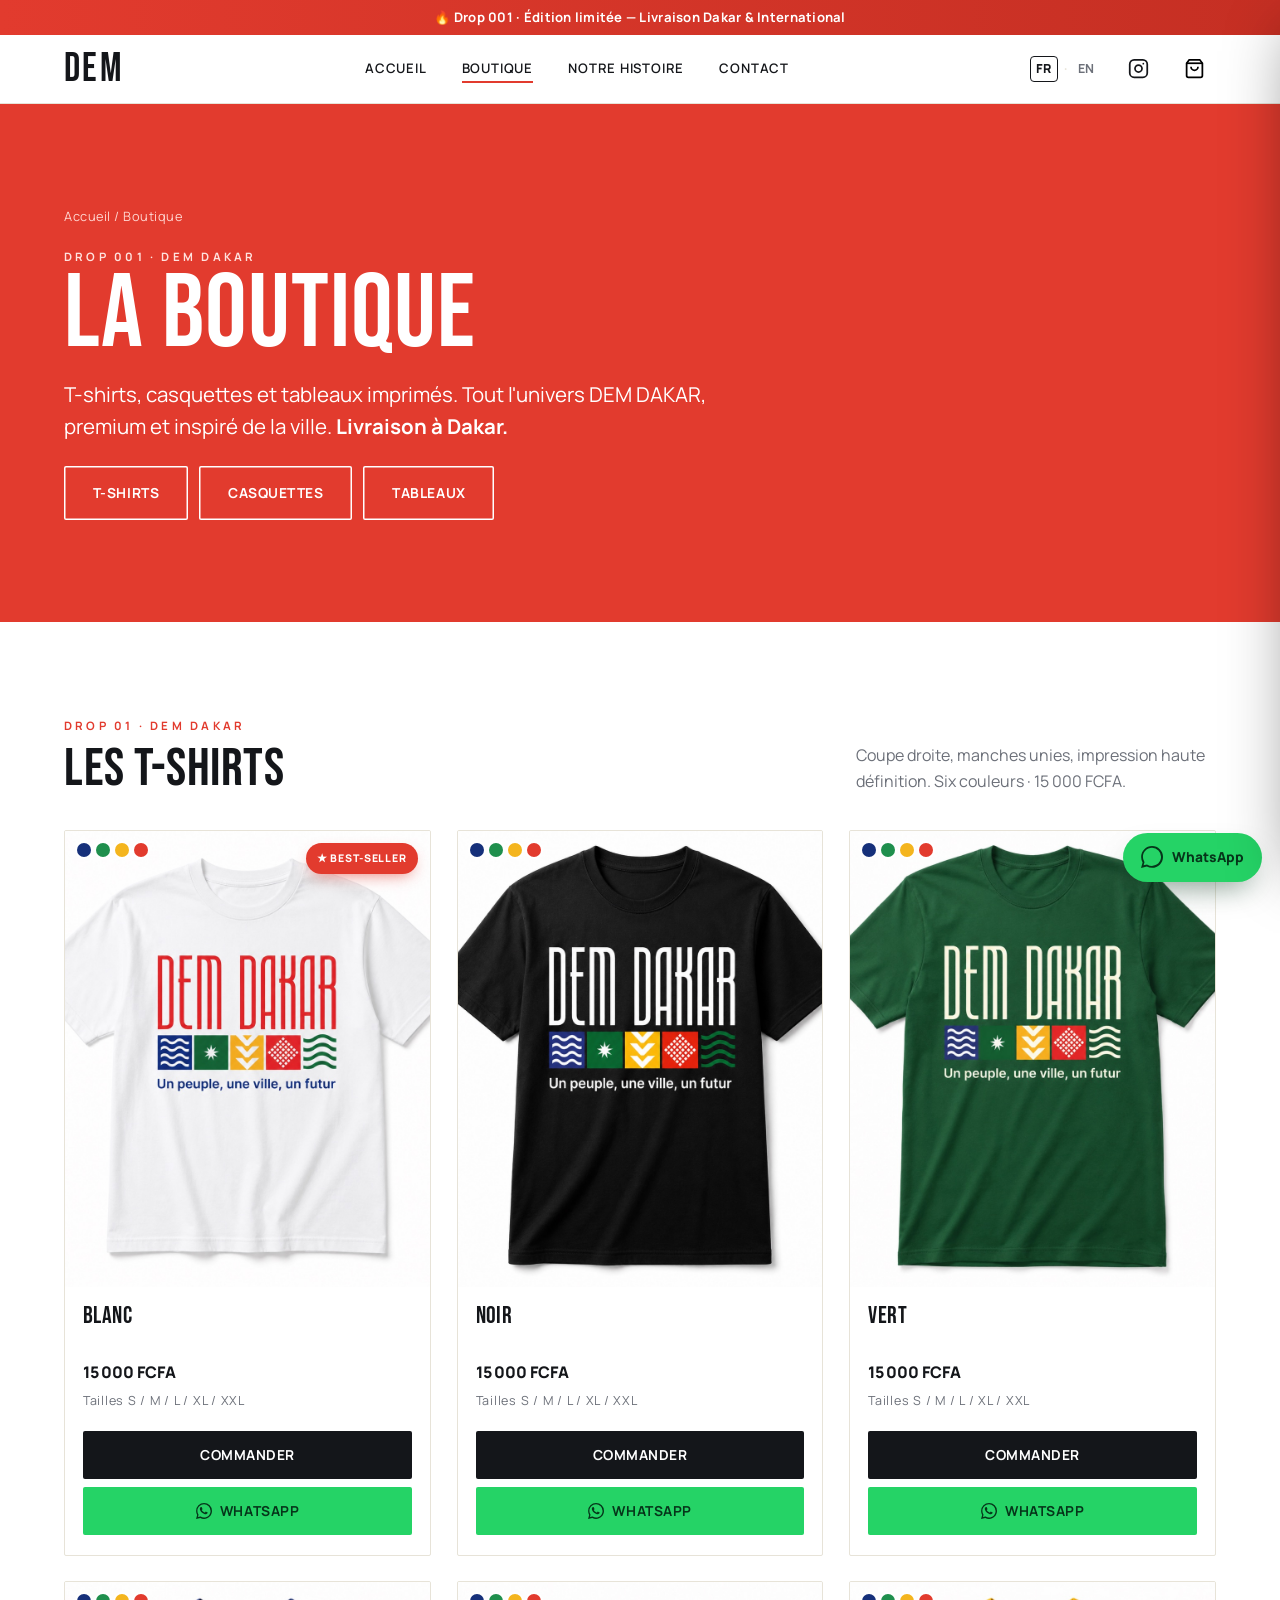
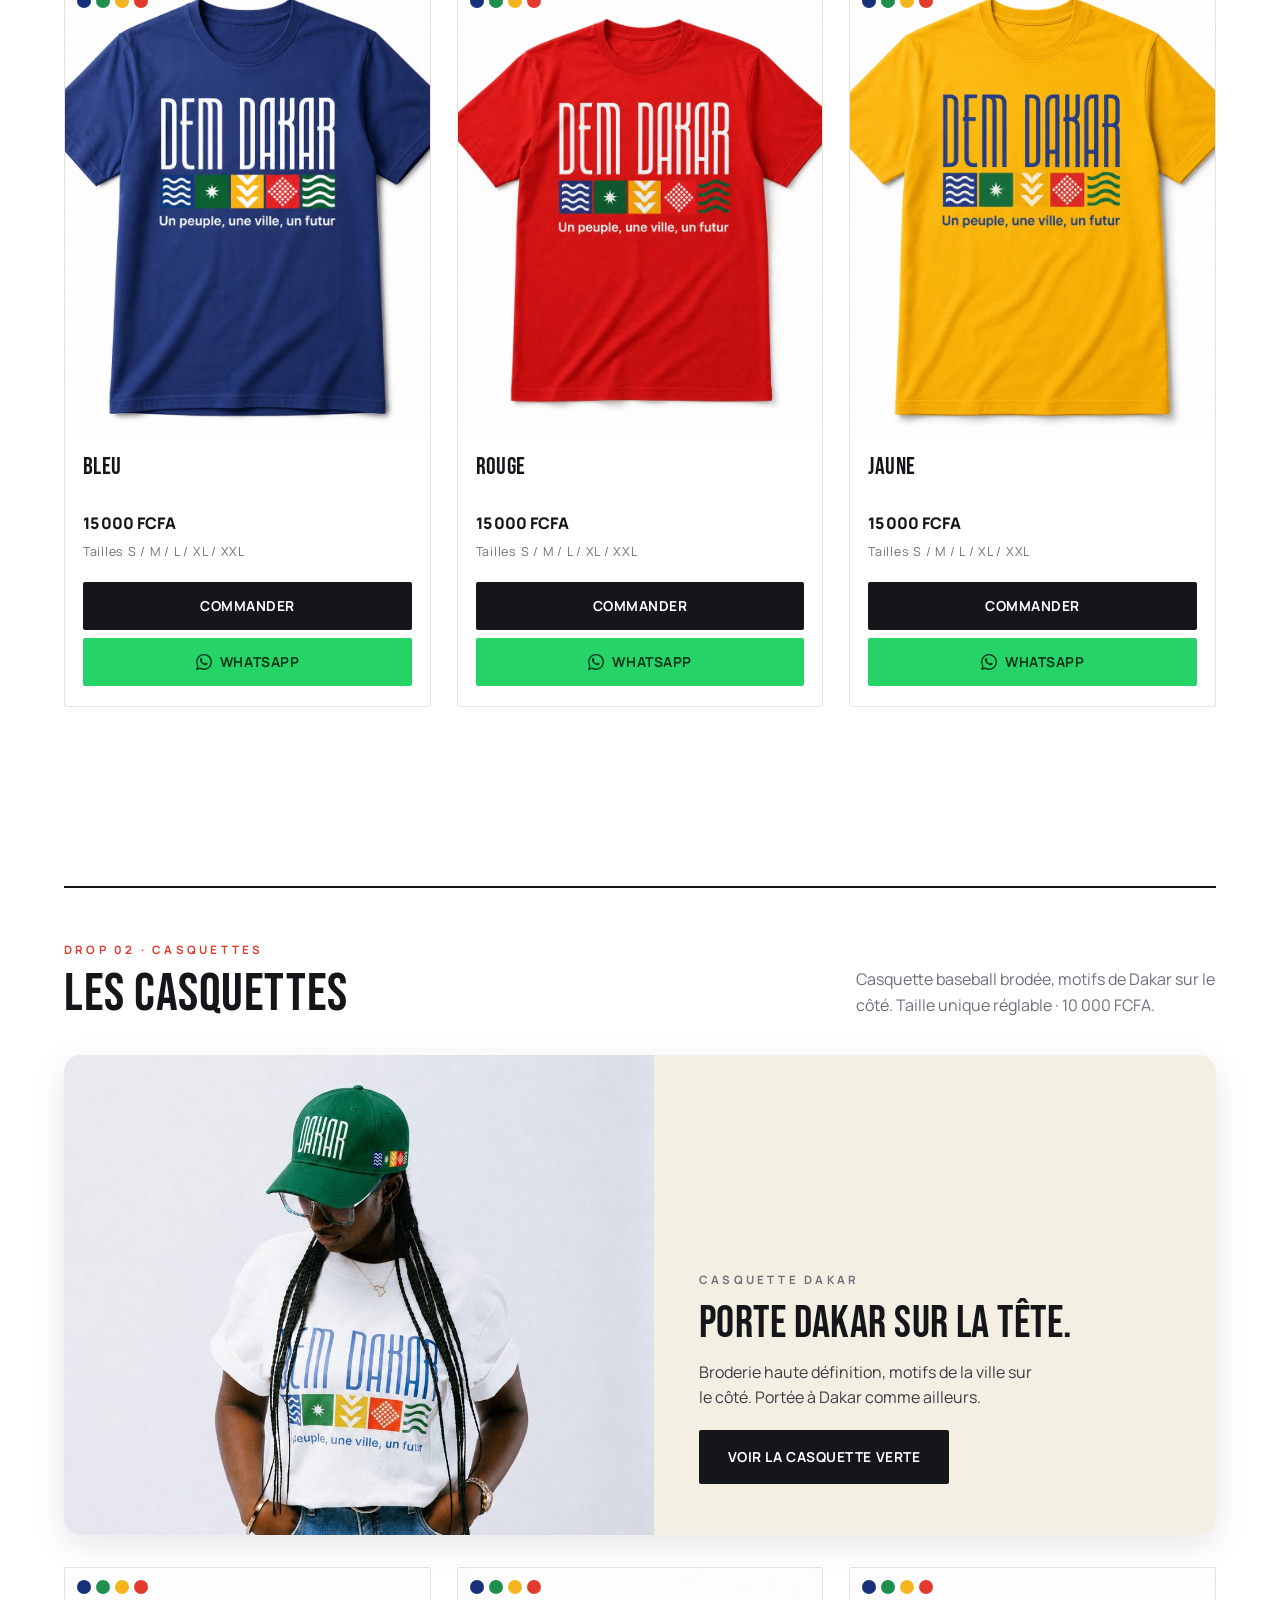
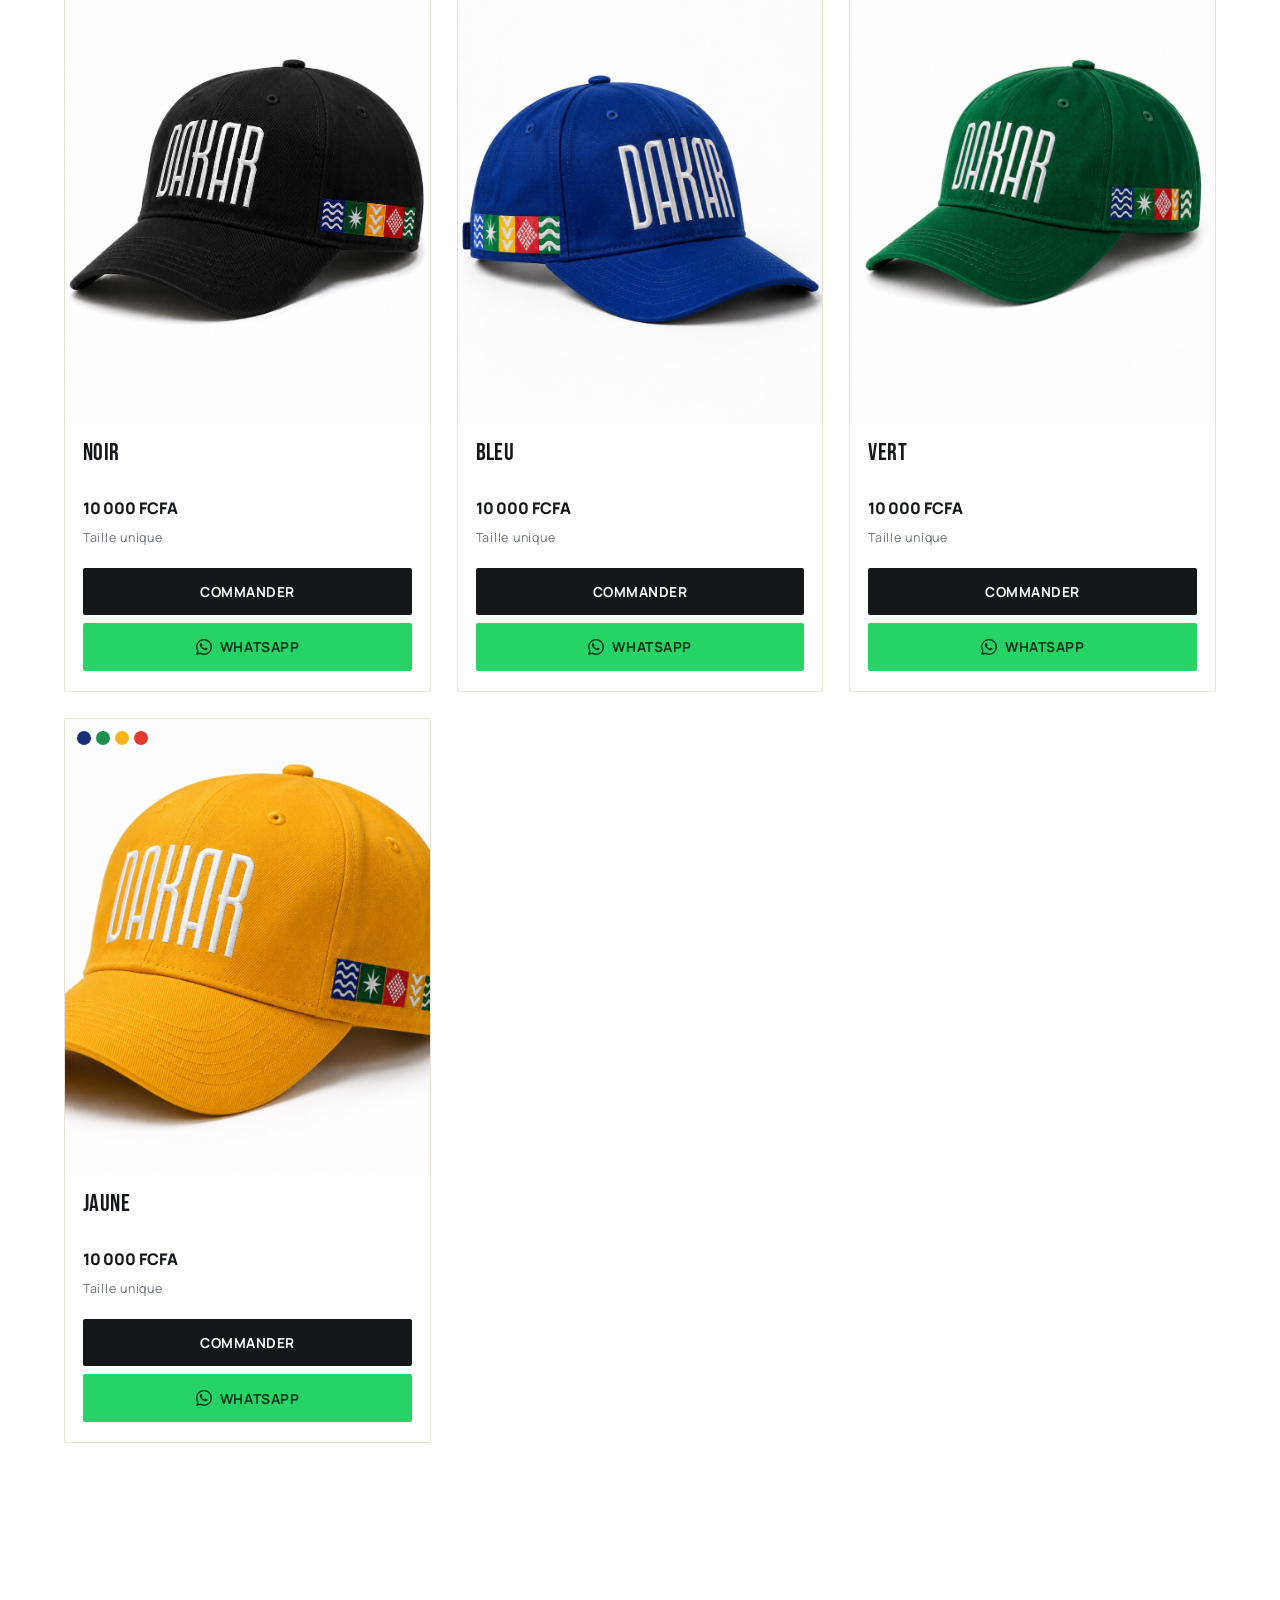
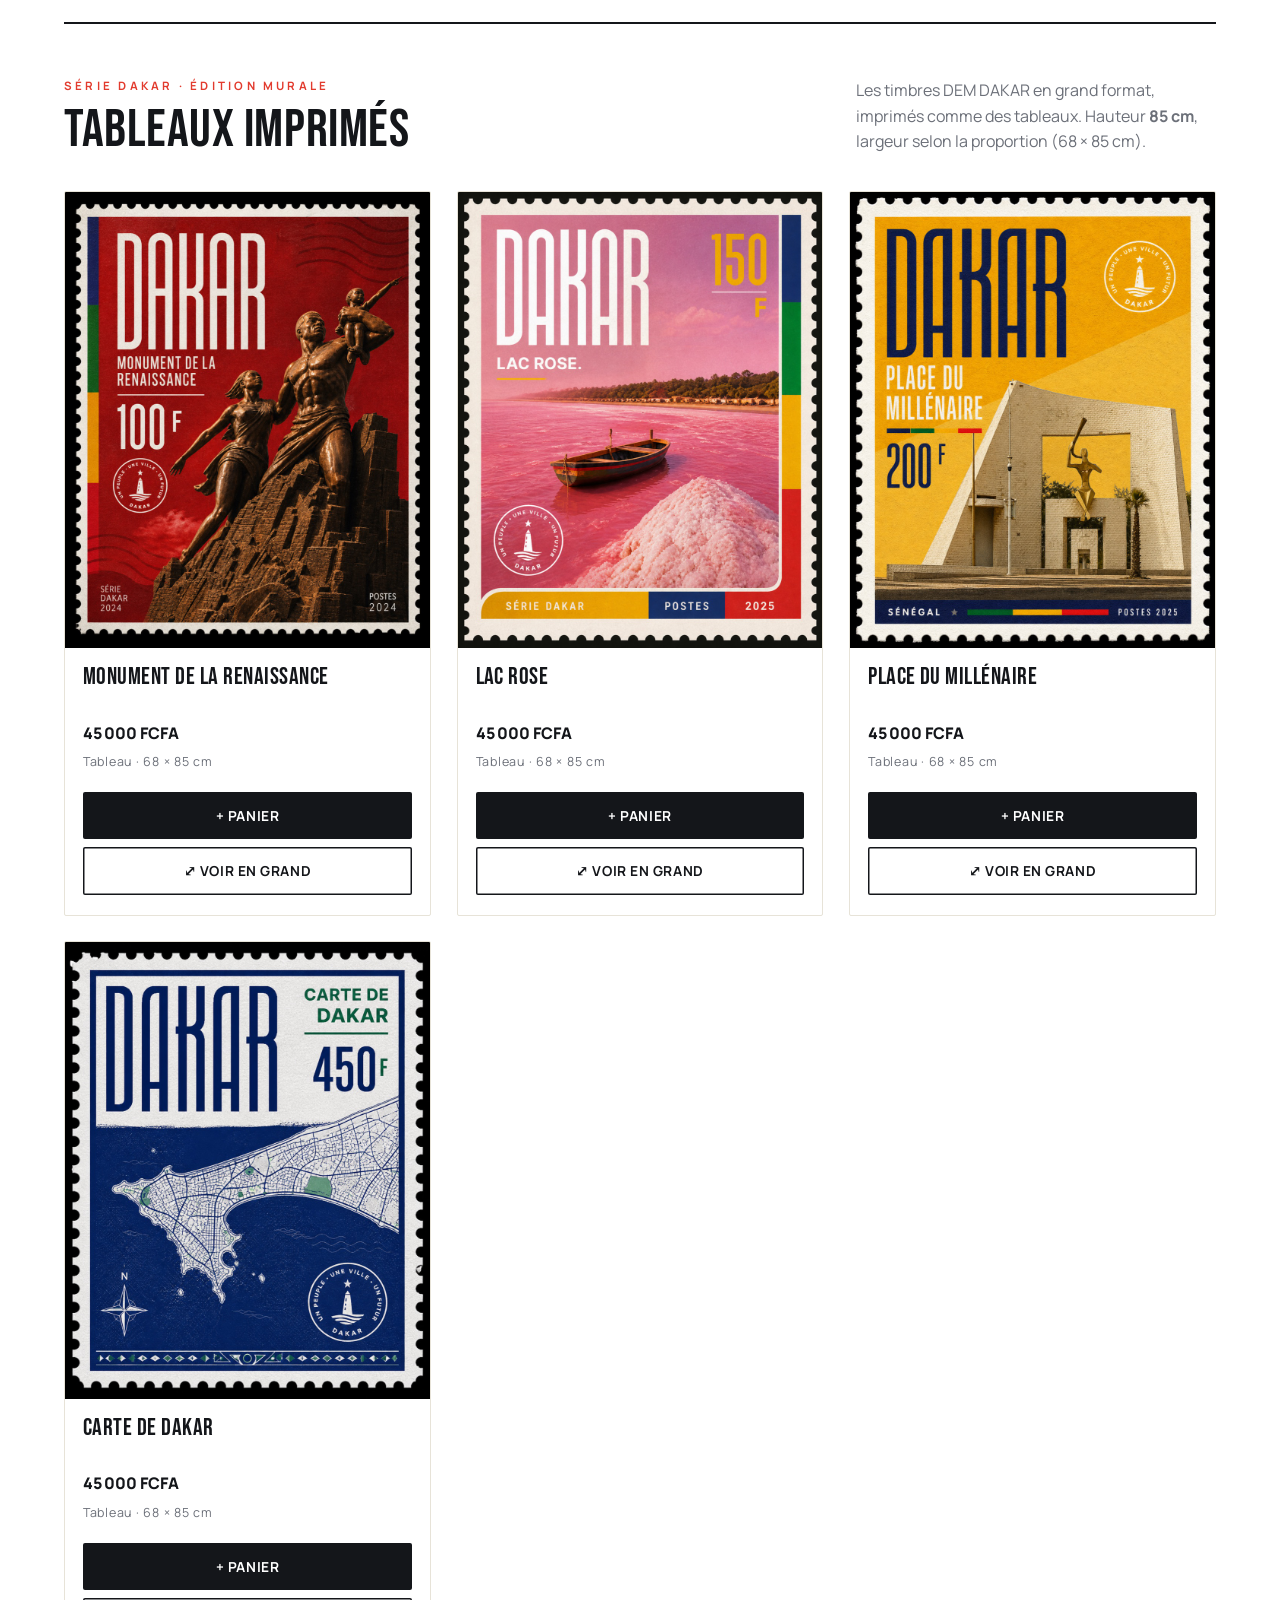
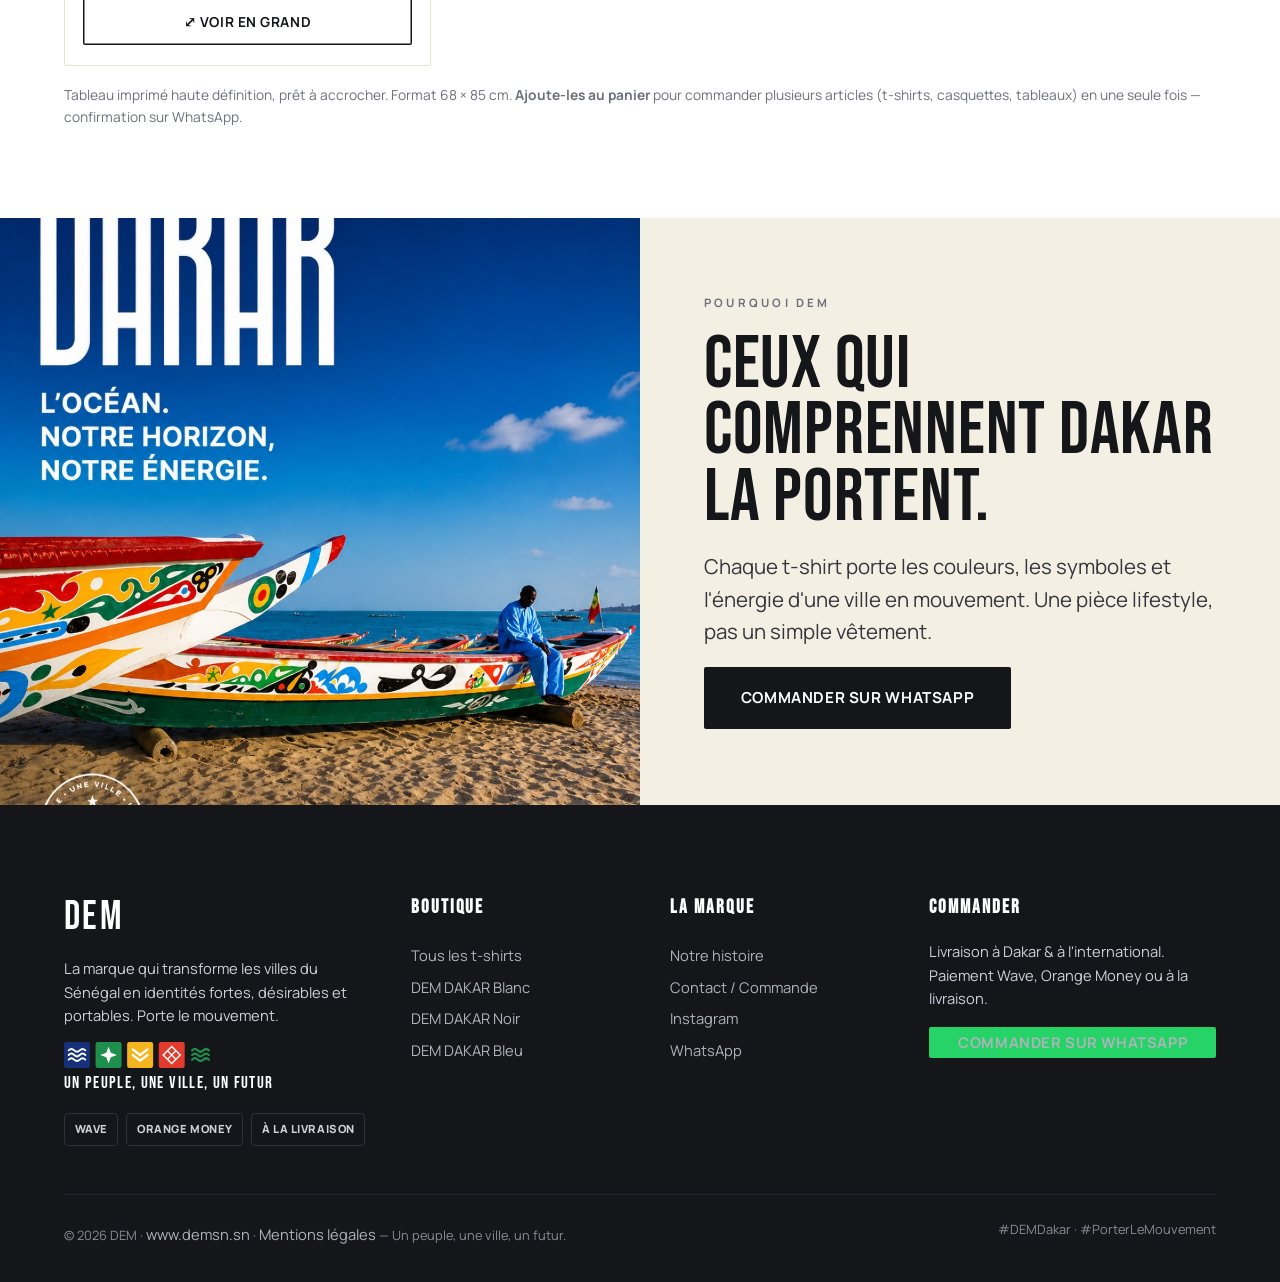
<file: boutique.html>
<!DOCTYPE html>
<html lang="fr">
<head>
<meta charset="UTF-8">
<meta name="viewport" content="width=device-width, initial-scale=1">
<meta name="google-site-verification" content="v9NeFC_WLlWBevtPf4V9yKY7LDp27qsuk6rSTomujPk">
<title>Boutique DEM DAKAR — T-shirts, casquettes & tableaux | Livraison Dakar</title>
<meta name="description" content="Boutique DEM DAKAR : t-shirts streetwear (15 000 FCFA), casquettes (10 000 FCFA) et tableaux Dakar (45 000 FCFA). Commande WhatsApp ou panier. Livraison à Dakar, Wave / Orange Money.">
<meta name="keywords" content="boutique DEM DAKAR, t-shirt Dakar acheter, casquette Dakar, tableau Dakar, streetwear Sénégal, mode dakaroise">
<meta name="robots" content="index, follow, max-image-preview:large">
<meta name="theme-color" content="#16307a">
<link rel="canonical" href="https://www.demsn.sn/boutique.html">
<meta property="og:type" content="website">
<meta property="og:site_name" content="DEM DAKAR">
<meta property="og:locale" content="fr_SN">
<meta property="og:title" content="Boutique DEM DAKAR — T-shirts, casquettes & tableaux">
<meta property="og:description" content="T-shirts, casquettes et tableaux streetwear inspirés de Dakar. Livraison à Dakar · Wave / Orange Money.">
<meta property="og:url" content="https://www.demsn.sn/boutique.html">
<meta property="og:image" content="https://www.demsn.sn/assets/lifestyle/studio-rack.jpg">
<meta name="twitter:card" content="summary_large_image">
<meta name="twitter:image" content="https://www.demsn.sn/assets/lifestyle/studio-rack.jpg">
<link rel="preconnect" href="https://fonts.googleapis.com">
<link rel="preconnect" href="https://fonts.gstatic.com" crossorigin>
<link href="https://fonts.googleapis.com/css2?family=Bebas+Neue&family=Manrope:wght@400;500;600;700;800&display=swap" rel="stylesheet">
<link rel="icon" href="data:image/svg+xml,<svg xmlns='http://www.w3.org/2000/svg' viewBox='0 0 100 100'><rect width='100' height='100' fill='%23e23b2e'/><text x='50' y='72' font-family='Arial Narrow,sans-serif' font-size='62' font-weight='bold' fill='white' text-anchor='middle'>D</text></svg>">
<link rel="stylesheet" href="css/styles.css">
<!-- Meta Pixel Code -->
<script>
!function(f,b,e,v,n,t,s)
{if(f.fbq)return;n=f.fbq=function(){n.callMethod?
n.callMethod.apply(n,arguments):n.queue.push(arguments)};
if(!f._fbq)f._fbq=n;n.push=n;n.loaded=!0;n.version='2.0';
n.queue=[];t=b.createElement(e);t.async=!0;
t.src=v;s=b.getElementsByTagName(e)[0];
s.parentNode.insertBefore(t,s)}(window,document,'script',
'https://connect.facebook.net/en_US/fbevents.js');
fbq('init', '207160157677890');
fbq('track', 'PageView');
</script>
<noscript><img height="1" width="1" style="display:none"
src="https://www.facebook.com/tr?id=207160157677890&ev=PageView&noscript=1"/></noscript>
<!-- End Meta Pixel Code -->
</head>
<body>

<header class="site-header">
  <div class="wrap nav">
    <a class="brand" href="index.html"><span class="brand__mark">DEM</span><span class="brand__sub">Dakar</span></a>
    <nav class="nav__links" id="navLinks">
      <a href="index.html">Accueil</a><a href="boutique.html">Boutique</a><a href="histoire.html">Notre histoire</a><a href="contact.html">Contact</a>
    </nav>
    <div class="nav__actions">
      <a class="icon-btn" data-ig target="_blank" rel="noopener" aria-label="Instagram"><svg viewBox="0 0 24 24" fill="none" stroke="currentColor" stroke-width="2"><rect x="2" y="2" width="20" height="20" rx="5"/><circle cx="12" cy="12" r="4"/><circle cx="17.5" cy="6.5" r="1" fill="currentColor" stroke="none"/></svg></a>
      <button class="icon-btn" data-open-cart aria-label="Panier"><svg viewBox="0 0 24 24" fill="none" stroke="currentColor" stroke-width="2"><path d="M6 2L3 6v14a2 2 0 0 0 2 2h14a2 2 0 0 0 2-2V6l-3-4z"/><path d="M3 6h18"/><path d="M16 10a4 4 0 0 1-8 0"/></svg><span class="cart-count" data-count="0">0</span></button>
      <button class="burger" id="burger" aria-label="Menu"><span></span><span></span><span></span></button>
    </div>
  </div>
</header>

<section class="page-hero">
  <div class="wrap">
    <p class="breadcrumb"><a href="index.html">Accueil</a> / Boutique</p>
    <span class="eyebrow">Drop 001 · DEM DAKAR</span>
    <h1>La boutique</h1>
    <p class="lead" style="margin-top:1rem">T-shirts, casquettes et tableaux imprimés. Tout l'univers DEM DAKAR, premium et inspiré de la ville. <b>Livraison à Dakar.</b></p>
    <div class="hero__cta" style="margin-top:1.4rem;display:flex;gap:.7rem;flex-wrap:wrap">
      <a href="#tshirts" class="btn btn--ghost">T-shirts</a>
      <a href="#casquettes" class="btn btn--ghost">Casquettes</a>
      <a href="#timbres" class="btn btn--ghost">Tableaux</a>
    </div>
  </div>
</section>

<!-- T-SHIRTS -->
<section class="section section--tight" id="tshirts">
  <div class="wrap">
    <div class="cat-head" style="border-top:none;padding-top:0">
      <div>
        <span class="eyebrow">Drop 01 · DEM DAKAR</span>
        <h2 style="margin-top:.5rem">Les t-shirts</h2>
      </div>
      <p>Coupe droite, manches unies, impression haute définition. Six couleurs · 15 000 FCFA.</p>
    </div>
    <div class="grid-products" id="shopGrid"></div>
  </div>
</section>

<!-- CASQUETTES -->
<section class="section section--tight" id="casquettes">
  <div class="wrap">
    <div class="cat-head">
      <div>
        <span class="eyebrow">Drop 02 · Casquettes</span>
        <h2 style="margin-top:.5rem">Les casquettes</h2>
      </div>
      <p>Casquette baseball brodée, motifs de Dakar sur le côté. Taille unique réglable · 10 000 FCFA.</p>
    </div>
    <div class="cap-lifestyle">
      <div class="cap-lifestyle__media"><img src="assets/lifestyle/model-02-cap.jpg" alt="Casquette DAKAR verte portée avec le t-shirt DEM DAKAR blanc"></div>
      <div class="cap-lifestyle__body">
        <span class="eyebrow">Casquette DAKAR</span>
        <h3>Porte Dakar sur la tête.</h3>
        <p>Broderie haute définition, motifs de la ville sur le côté. Portée à Dakar comme ailleurs.</p>
        <a class="btn btn--solid" href="produit.html?id=cap-vert" style="width:max-content">Voir la casquette verte</a>
      </div>
    </div>
    <div class="grid-products" id="capsGrid"></div>
  </div>
</section>

<!-- TABLEAUX IMPRIMÉS (TIMBRES) -->
<section class="section section--tight timbres" id="timbres">
  <div class="wrap">
    <div class="cat-head">
      <div>
        <span class="eyebrow">Série Dakar · édition murale</span>
        <h2 style="margin-top:.5rem">Tableaux imprimés</h2>
      </div>
      <p>Les timbres DEM DAKAR en grand format, imprimés comme des tableaux. Hauteur <b>85 cm</b>, largeur selon la proportion (68 × 85 cm).</p>
    </div>
    <div class="grid-products" id="tableauxGrid"></div>
    <p class="tbl-note">Tableau imprimé haute définition, prêt à accrocher. Format 68 × 85 cm. <strong>Ajoute-les au panier</strong> pour commander plusieurs articles (t-shirts, casquettes, tableaux) en une seule fois — confirmation sur WhatsApp.</p>
  </div>
</section>

<section class="split split--cream">
  <div class="split__media"><img src="assets/lifestyle/ocean.jpg" alt="L'océan de Dakar"></div>
  <div class="split__body">
    <span class="eyebrow">Pourquoi DEM</span>
    <h2>Ceux qui comprennent Dakar la portent.</h2>
    <p class="lead">Chaque t-shirt porte les couleurs, les symboles et l'énergie d'une ville en mouvement. Une pièce lifestyle, pas un simple vêtement.</p>
    <a class="btn btn--solid btn--lg" data-wa="Bonjour, je veux commander un t-shirt DEM DAKAR." target="_blank" rel="noopener" style="width:max-content">Commander sur WhatsApp</a>
  </div>
</section>

<footer class="site-footer">
  <div class="wrap">
    <div class="footer-grid">
      <div class="footer-brand">
        <a class="brand" href="index.html"><span class="brand__mark">DEM</span><span class="brand__sub">Dakar</span></a>
        <p>La marque qui transforme les villes du Sénégal en identités fortes, désirables et portables. Porte le mouvement.</p>
        <div class="pay-row"><span class="pay">WAVE</span><span class="pay">ORANGE MONEY</span><span class="pay">À LA LIVRAISON</span></div>
      </div>
      <div><h4>Boutique</h4><a href="boutique.html">Tous les t-shirts</a><br><a href="produit.html?id=blanc">DEM DAKAR Blanc</a><br><a href="produit.html?id=noir">DEM DAKAR Noir</a><br><a href="produit.html?id=bleu">DEM DAKAR Bleu</a></div>
      <div><h4>La marque</h4><a href="histoire.html">Notre histoire</a><br><a href="contact.html">Contact / Commande</a><br><a data-ig target="_blank" rel="noopener">Instagram</a><br><a data-wa target="_blank" rel="noopener">WhatsApp</a></div>
      <div><h4>Commander</h4><p style="font-size:.92rem">Livraison à Dakar & à l'international.<br>Paiement Wave, Orange Money ou à la livraison.</p><a class="btn btn--wa" data-wa target="_blank" rel="noopener" style="margin-top:1rem">Commander sur WhatsApp</a></div>
    </div>
    <div class="foot-bottom"><span>© <span data-year></span> DEM · <a href="https://www.demsn.sn" style="color:#aeb3bd">www.demsn.sn</a> · <a href="mentions.html" style="color:#aeb3bd">Mentions légales</a> — Un peuple, une ville, un futur.</span><span>#DEMDakar · #PorterLeMouvement</span></div>
  </div>
</footer>

<a class="wa-float" data-wa="Bonjour, je veux commander un t-shirt DEM DAKAR." target="_blank" rel="noopener"><svg viewBox="0 0 24 24" fill="currentColor"><path d="M.06 24l1.68-6.13A11.86 11.86 0 0 1 .16 11.9 11.94 11.94 0 0 1 12.07 0a11.86 11.86 0 0 1 8.44 3.5 11.82 11.82 0 0 1 3.49 8.42c0 6.56-5.35 11.9-11.93 11.9a12 12 0 0 1-5.7-1.45L.06 24zM6.6 20.13l.36.21a9.86 9.86 0 0 0 5.02 1.38h.01c5.45 0 9.9-4.43 9.9-9.88a9.82 9.82 0 0 0-2.9-6.99 9.8 9.8 0 0 0-6.99-2.9c-5.46 0-9.9 4.44-9.9 9.89a9.83 9.83 0 0 0 1.51 5.26l.24.38-1 3.63 3.75-.98z"/></svg><span>WhatsApp</span></a>

<div class="overlay" id="overlay"></div>
<aside class="drawer" id="cartDrawer" aria-label="Panier">
  <div class="drawer__head"><h3>Ton panier</h3><button class="icon-btn" id="cartClose" aria-label="Fermer"><svg viewBox="0 0 24 24" fill="none" stroke="currentColor" stroke-width="2"><path d="M6 6l12 12M18 6L6 18"/></svg></button></div>
  <div class="drawer__body" id="cartBody"></div>
  <div class="drawer__foot" id="cartFoot">
    <div class="drawer__total"><span>Total</span><span id="cartTotal">0 FCFA</span></div>
    <button class="btn btn--wa btn--block btn--lg" id="cartCheckout"><svg viewBox="0 0 24 24" fill="currentColor" width="18" height="18"><path d="M.06 24l1.68-6.13A11.86 11.86 0 0 1 .16 11.9 11.94 11.94 0 0 1 12.07 0a11.86 11.86 0 0 1 8.44 3.5 11.82 11.82 0 0 1 3.49 8.42c0 6.56-5.35 11.9-11.93 11.9a12 12 0 0 1-5.7-1.45L.06 24z"/></svg> Commander sur WhatsApp</button>
    <p class="drawer__note">Paiement Wave · Orange Money · à la livraison à Dakar</p>
  </div>
</aside>

<script src="js/main.js"></script>
</body>
</html>
</file>
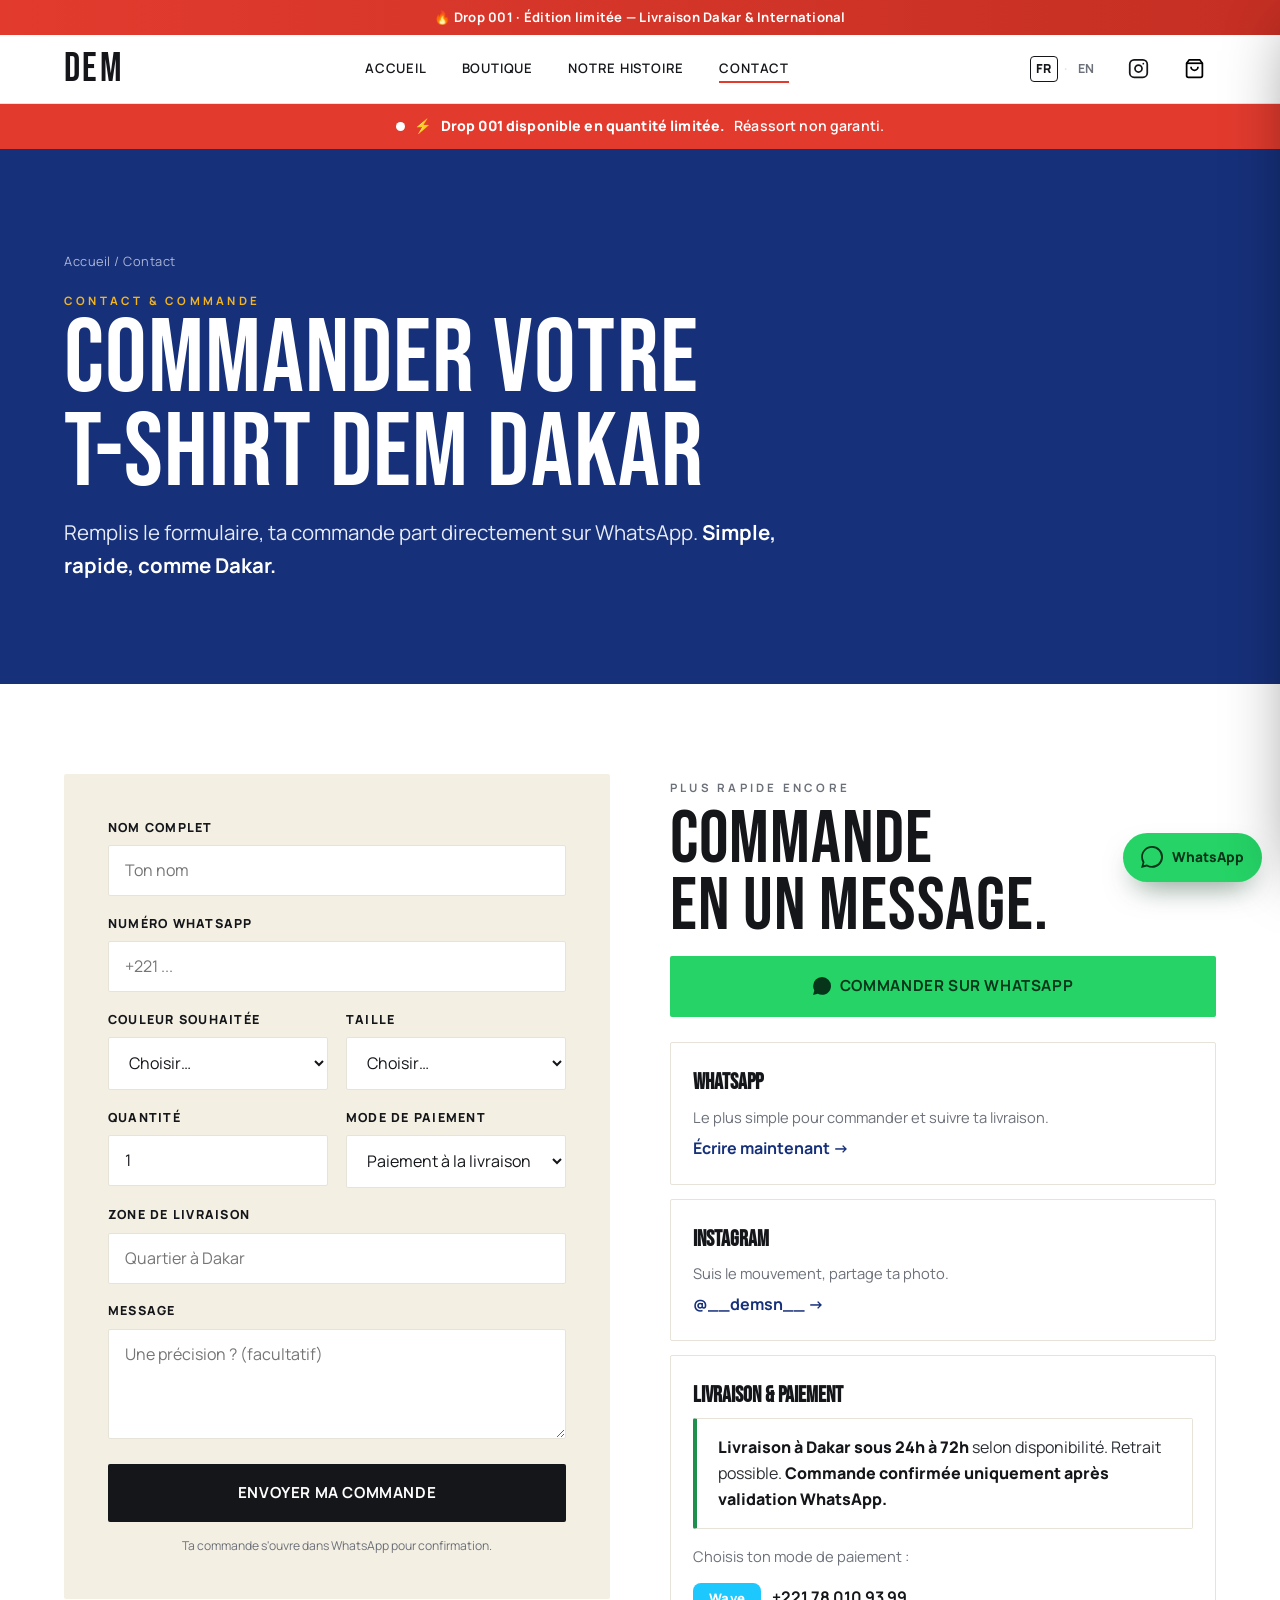
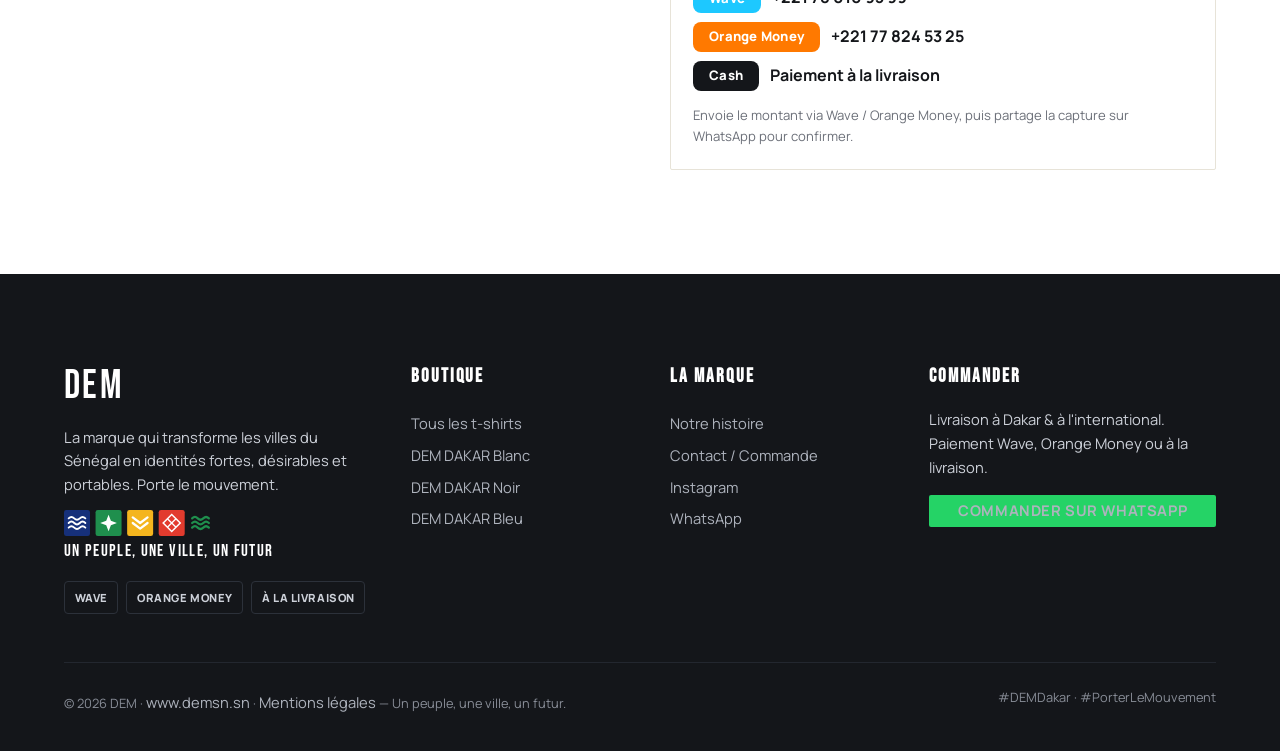
<file: contact.html>
<!DOCTYPE html>
<html lang="fr">
<head>
<meta charset="UTF-8">
<meta name="viewport" content="width=device-width, initial-scale=1">
<meta name="google-site-verification" content="v9NeFC_WLlWBevtPf4V9yKY7LDp27qsuk6rSTomujPk">
<title>Commander DEM DAKAR — WhatsApp, Wave & Orange Money | Livraison Dakar</title>
<meta name="description" content="Commande tes t-shirts, casquettes et tableaux DEM DAKAR. Commande directe sur WhatsApp (+221 78 010 93 99). Livraison à Dakar, paiement Wave / Orange Money / à la livraison.">
<meta name="robots" content="index, follow, max-image-preview:large">
<meta name="theme-color" content="#16307a">
<link rel="canonical" href="https://www.demsn.sn/contact.html">
<meta property="og:type" content="website">
<meta property="og:site_name" content="DEM DAKAR">
<meta property="og:locale" content="fr_SN">
<meta property="og:title" content="Commander DEM DAKAR — WhatsApp, Wave, Orange Money">
<meta property="og:description" content="Commande tes t-shirts, casquettes et tableaux DEM DAKAR. Livraison à Dakar.">
<meta property="og:url" content="https://www.demsn.sn/contact.html">
<meta property="og:image" content="https://www.demsn.sn/assets/lifestyle/hero-couple.jpg">
<meta name="twitter:card" content="summary_large_image">
<meta name="twitter:image" content="https://www.demsn.sn/assets/lifestyle/hero-couple.jpg">
<link rel="preconnect" href="https://fonts.googleapis.com">
<link rel="preconnect" href="https://fonts.gstatic.com" crossorigin>
<link href="https://fonts.googleapis.com/css2?family=Bebas+Neue&family=Manrope:wght@400;500;600;700;800&display=swap" rel="stylesheet">
<link rel="icon" href="data:image/svg+xml,<svg xmlns='http://www.w3.org/2000/svg' viewBox='0 0 100 100'><rect width='100' height='100' fill='%23e23b2e'/><text x='50' y='72' font-family='Arial Narrow,sans-serif' font-size='62' font-weight='bold' fill='white' text-anchor='middle'>D</text></svg>">
<link rel="stylesheet" href="css/styles.css">
<!-- Meta Pixel Code -->
<script>
!function(f,b,e,v,n,t,s)
{if(f.fbq)return;n=f.fbq=function(){n.callMethod?
n.callMethod.apply(n,arguments):n.queue.push(arguments)};
if(!f._fbq)f._fbq=n;n.push=n;n.loaded=!0;n.version='2.0';
n.queue=[];t=b.createElement(e);t.async=!0;
t.src=v;s=b.getElementsByTagName(e)[0];
s.parentNode.insertBefore(t,s)}(window,document,'script',
'https://connect.facebook.net/en_US/fbevents.js');
fbq('init', '207160157677890');
fbq('track', 'PageView');
</script>
<noscript><img height="1" width="1" style="display:none"
src="https://www.facebook.com/tr?id=207160157677890&ev=PageView&noscript=1"/></noscript>
<!-- End Meta Pixel Code -->
</head>
<body>

<header class="site-header">
  <div class="wrap nav">
    <a class="brand" href="index.html"><span class="brand__mark">DEM</span><span class="brand__sub">Dakar</span></a>
    <nav class="nav__links" id="navLinks">
      <a href="index.html">Accueil</a><a href="boutique.html">Boutique</a><a href="histoire.html">Notre histoire</a><a href="contact.html">Contact</a>
    </nav>
    <div class="nav__actions">
      <a class="icon-btn" data-ig target="_blank" rel="noopener" aria-label="Instagram"><svg viewBox="0 0 24 24" fill="none" stroke="currentColor" stroke-width="2"><rect x="2" y="2" width="20" height="20" rx="5"/><circle cx="12" cy="12" r="4"/><circle cx="17.5" cy="6.5" r="1" fill="currentColor" stroke="none"/></svg></a>
      <button class="icon-btn" data-open-cart aria-label="Panier"><svg viewBox="0 0 24 24" fill="none" stroke="currentColor" stroke-width="2"><path d="M6 2L3 6v14a2 2 0 0 0 2 2h14a2 2 0 0 0 2-2V6l-3-4z"/><path d="M3 6h18"/><path d="M16 10a4 4 0 0 1-8 0"/></svg><span class="cart-count" data-count="0">0</span></button>
      <button class="burger" id="burger" aria-label="Menu"><span></span><span></span><span></span></button>
    </div>
  </div>
</header>

<!-- Bandeau urgence -->
<div class="urgency-bar">
  <span class="pulse"></span>
  ⚡ <b>Drop 001 disponible en quantité limitée.</b> Réassort non garanti.
</div>

<section class="page-hero page-hero--order">
  <div class="wrap">
    <p class="breadcrumb"><a href="index.html">Accueil</a> / Contact</p>
    <span class="eyebrow" style="color:var(--yellow)">Contact &amp; commande</span>
    <h1>Commander votre<br>t-shirt DEM DAKAR</h1>
    <p class="lead" style="margin-top:1rem;color:#e7ebf5">Remplis le formulaire, ta commande part directement sur WhatsApp. <b style="color:#fff">Simple, rapide, comme Dakar.</b></p>
  </div>
</section>

<section class="section section--tight">
  <div class="wrap contact-grid">

    <!-- Formulaire -->
    <div>
      <form id="orderForm" class="form-card">
        <div class="field">
          <label for="nom">Nom complet</label>
          <input id="nom" name="nom" type="text" placeholder="Ton nom" required>
        </div>
        <div class="field">
          <label for="tel">Numéro WhatsApp</label>
          <input id="tel" name="tel" type="tel" placeholder="+221 ..." required>
        </div>
        <div class="field-2">
          <div class="field">
            <label for="couleur">Couleur souhaitée</label>
            <select id="couleur" name="couleur" required>
              <option value="">Choisir…</option>
              <option>Blanc</option><option>Noir</option><option>Vert</option>
              <option>Bleu</option><option>Rouge</option><option>Jaune</option>
            </select>
          </div>
          <div class="field">
            <label for="taille">Taille</label>
            <select id="taille" name="taille" required>
              <option value="">Choisir…</option>
              <option>S</option><option>M</option><option>L</option><option>XL</option><option>XXL</option>
            </select>
          </div>
        </div>
        <div class="field-2">
          <div class="field">
            <label for="quantite">Quantité</label>
            <input id="quantite" name="quantite" type="number" min="1" value="1" required>
          </div>
          <div class="field">
            <label for="paiement">Mode de paiement</label>
            <select id="paiement" name="paiement" required>
              <option value="">Choisir…</option>
              <option>Wave</option>
              <option>Orange Money</option>
              <option selected>Paiement à la livraison</option>
            </select>
          </div>
        </div>
        <div class="field">
          <label for="zone">Zone de livraison</label>
          <input id="zone" name="zone" type="text" placeholder="Quartier à Dakar" required>
        </div>
        <div class="field">
          <label for="message">Message</label>
          <textarea id="message" name="message" placeholder="Une précision ? (facultatif)"></textarea>
        </div>
        <button type="submit" class="btn btn--solid btn--lg btn--block">Envoyer ma commande</button>
        <p class="drawer__note" style="margin-top:.9rem">Ta commande s'ouvre dans WhatsApp pour confirmation.</p>
      </form>
    </div>

    <!-- Infos / WhatsApp direct -->
    <aside class="contact-side">
      <span class="eyebrow">Plus rapide encore</span>
      <h2 style="margin:.5rem 0 1rem">Commande<br>en un message.</h2>
      <a class="btn btn--wa btn--lg btn--block" data-wa="Bonjour, je veux commander un t-shirt DEM DAKAR.%0ACouleur :%0ATaille :%0AQuantité :%0AZone de livraison :" target="_blank" rel="noopener" style="margin-bottom:1.6rem">
        <svg viewBox="0 0 24 24" fill="currentColor" width="18" height="18"><path d="M.06 24l1.68-6.13A11.86 11.86 0 0 1 .16 11.9 11.94 11.94 0 0 1 12.07 0a11.86 11.86 0 0 1 8.44 3.5 11.82 11.82 0 0 1 3.49 8.42c0 6.56-5.35 11.9-11.93 11.9a12 12 0 0 1-5.7-1.45L.06 24z"/></svg>
        Commander sur WhatsApp
      </a>

      <div class="contact-card">
        <h4>WhatsApp</h4>
        <p style="color:var(--muted);font-size:.92rem;margin-bottom:.4rem">Le plus simple pour commander et suivre ta livraison.</p>
        <a data-wa target="_blank" rel="noopener">Écrire maintenant →</a>
      </div>
      <div class="contact-card">
        <h4>Instagram</h4>
        <p style="color:var(--muted);font-size:.92rem;margin-bottom:.4rem">Suis le mouvement, partage ta photo.</p>
        <a data-ig target="_blank" rel="noopener">@__demsn__ →</a>
      </div>
      <div class="contact-card">
        <h4>Livraison &amp; paiement</h4>
        <p class="reassurance" style="text-align:left;margin:.2rem 0 1rem"><strong>Livraison à Dakar sous 24h à 72h</strong> selon disponibilité. Retrait possible. <strong>Commande confirmée uniquement après validation WhatsApp.</strong></p>
        <p style="color:var(--muted);font-size:.92rem">Choisis ton mode de paiement :</p>
        <div style="display:grid;gap:.55rem;margin-top:.9rem">
          <div style="display:flex;align-items:center;gap:.7rem">
            <span class="pm-card__badge pm-card__badge--wave" style="height:30px;font-size:.82rem">Wave</span>
            <b style="color:var(--ink)" data-pay-wave>+221 78 010 93 99</b>
          </div>
          <div style="display:flex;align-items:center;gap:.7rem">
            <span class="pm-card__badge pm-card__badge--om" style="height:30px;font-size:.82rem">Orange Money</span>
            <b style="color:var(--ink)" data-pay-om>+221 77 824 53 25</b>
          </div>
          <div style="display:flex;align-items:center;gap:.7rem">
            <span class="pm-card__badge pm-card__badge--cod" style="height:30px;font-size:.82rem">Cash</span>
            <b style="color:var(--ink)">Paiement à la livraison</b>
          </div>
        </div>
        <p style="color:var(--muted);font-size:.82rem;margin-top:.9rem">Envoie le montant via Wave / Orange Money, puis partage la capture sur WhatsApp pour confirmer.</p>
      </div>
    </aside>
  </div>
</section>

<footer class="site-footer">
  <div class="wrap">
    <div class="footer-grid">
      <div class="footer-brand">
        <a class="brand" href="index.html"><span class="brand__mark">DEM</span><span class="brand__sub">Dakar</span></a>
        <p>La marque qui transforme les villes du Sénégal en identités fortes, désirables et portables. Porte le mouvement.</p>
        <div class="pay-row"><span class="pay">WAVE</span><span class="pay">ORANGE MONEY</span><span class="pay">À LA LIVRAISON</span></div>
      </div>
      <div><h4>Boutique</h4><a href="boutique.html">Tous les t-shirts</a><br><a href="produit.html?id=blanc">DEM DAKAR Blanc</a><br><a href="produit.html?id=noir">DEM DAKAR Noir</a><br><a href="produit.html?id=bleu">DEM DAKAR Bleu</a></div>
      <div><h4>La marque</h4><a href="histoire.html">Notre histoire</a><br><a href="contact.html">Contact / Commande</a><br><a data-ig target="_blank" rel="noopener">Instagram</a><br><a data-wa target="_blank" rel="noopener">WhatsApp</a></div>
      <div><h4>Commander</h4><p style="font-size:.92rem">Livraison à Dakar & à l'international.<br>Paiement Wave, Orange Money ou à la livraison.</p><a class="btn btn--wa" data-wa target="_blank" rel="noopener" style="margin-top:1rem">Commander sur WhatsApp</a></div>
    </div>
    <div class="foot-bottom"><span>© <span data-year></span> DEM · <a href="https://www.demsn.sn" style="color:#aeb3bd">www.demsn.sn</a> · <a href="mentions.html" style="color:#aeb3bd">Mentions légales</a> — Un peuple, une ville, un futur.</span><span>#DEMDakar · #PorterLeMouvement</span></div>
  </div>
</footer>

<a class="wa-float" data-wa="Bonjour, je veux commander un t-shirt DEM DAKAR." target="_blank" rel="noopener"><svg viewBox="0 0 24 24" fill="currentColor"><path d="M.06 24l1.68-6.13A11.86 11.86 0 0 1 .16 11.9 11.94 11.94 0 0 1 12.07 0a11.86 11.86 0 0 1 8.44 3.5 11.82 11.82 0 0 1 3.49 8.42c0 6.56-5.35 11.9-11.93 11.9a12 12 0 0 1-5.7-1.45L.06 24zM6.6 20.13l.36.21a9.86 9.86 0 0 0 5.02 1.38h.01c5.45 0 9.9-4.43 9.9-9.88a9.82 9.82 0 0 0-2.9-6.99 9.8 9.8 0 0 0-6.99-2.9c-5.46 0-9.9 4.44-9.9 9.89a9.83 9.83 0 0 0 1.51 5.26l.24.38-1 3.63 3.75-.98z"/></svg><span>WhatsApp</span></a>

<div class="overlay" id="overlay"></div>
<aside class="drawer" id="cartDrawer" aria-label="Panier">
  <div class="drawer__head"><h3>Ton panier</h3><button class="icon-btn" id="cartClose" aria-label="Fermer"><svg viewBox="0 0 24 24" fill="none" stroke="currentColor" stroke-width="2"><path d="M6 6l12 12M18 6L6 18"/></svg></button></div>
  <div class="drawer__body" id="cartBody"></div>
  <div class="drawer__foot" id="cartFoot">
    <div class="drawer__total"><span>Total</span><span id="cartTotal">0 FCFA</span></div>
    <button class="btn btn--wa btn--block btn--lg" id="cartCheckout"><svg viewBox="0 0 24 24" fill="currentColor" width="18" height="18"><path d="M.06 24l1.68-6.13A11.86 11.86 0 0 1 .16 11.9 11.94 11.94 0 0 1 12.07 0a11.86 11.86 0 0 1 8.44 3.5 11.82 11.82 0 0 1 3.49 8.42c0 6.56-5.35 11.9-11.93 11.9a12 12 0 0 1-5.7-1.45L.06 24z"/></svg> Commander sur WhatsApp</button>
    <p class="drawer__note">Paiement Wave · Orange Money · à la livraison à Dakar</p>
  </div>
</aside>

<script src="js/main.js"></script>
</body>
</html>
</file>
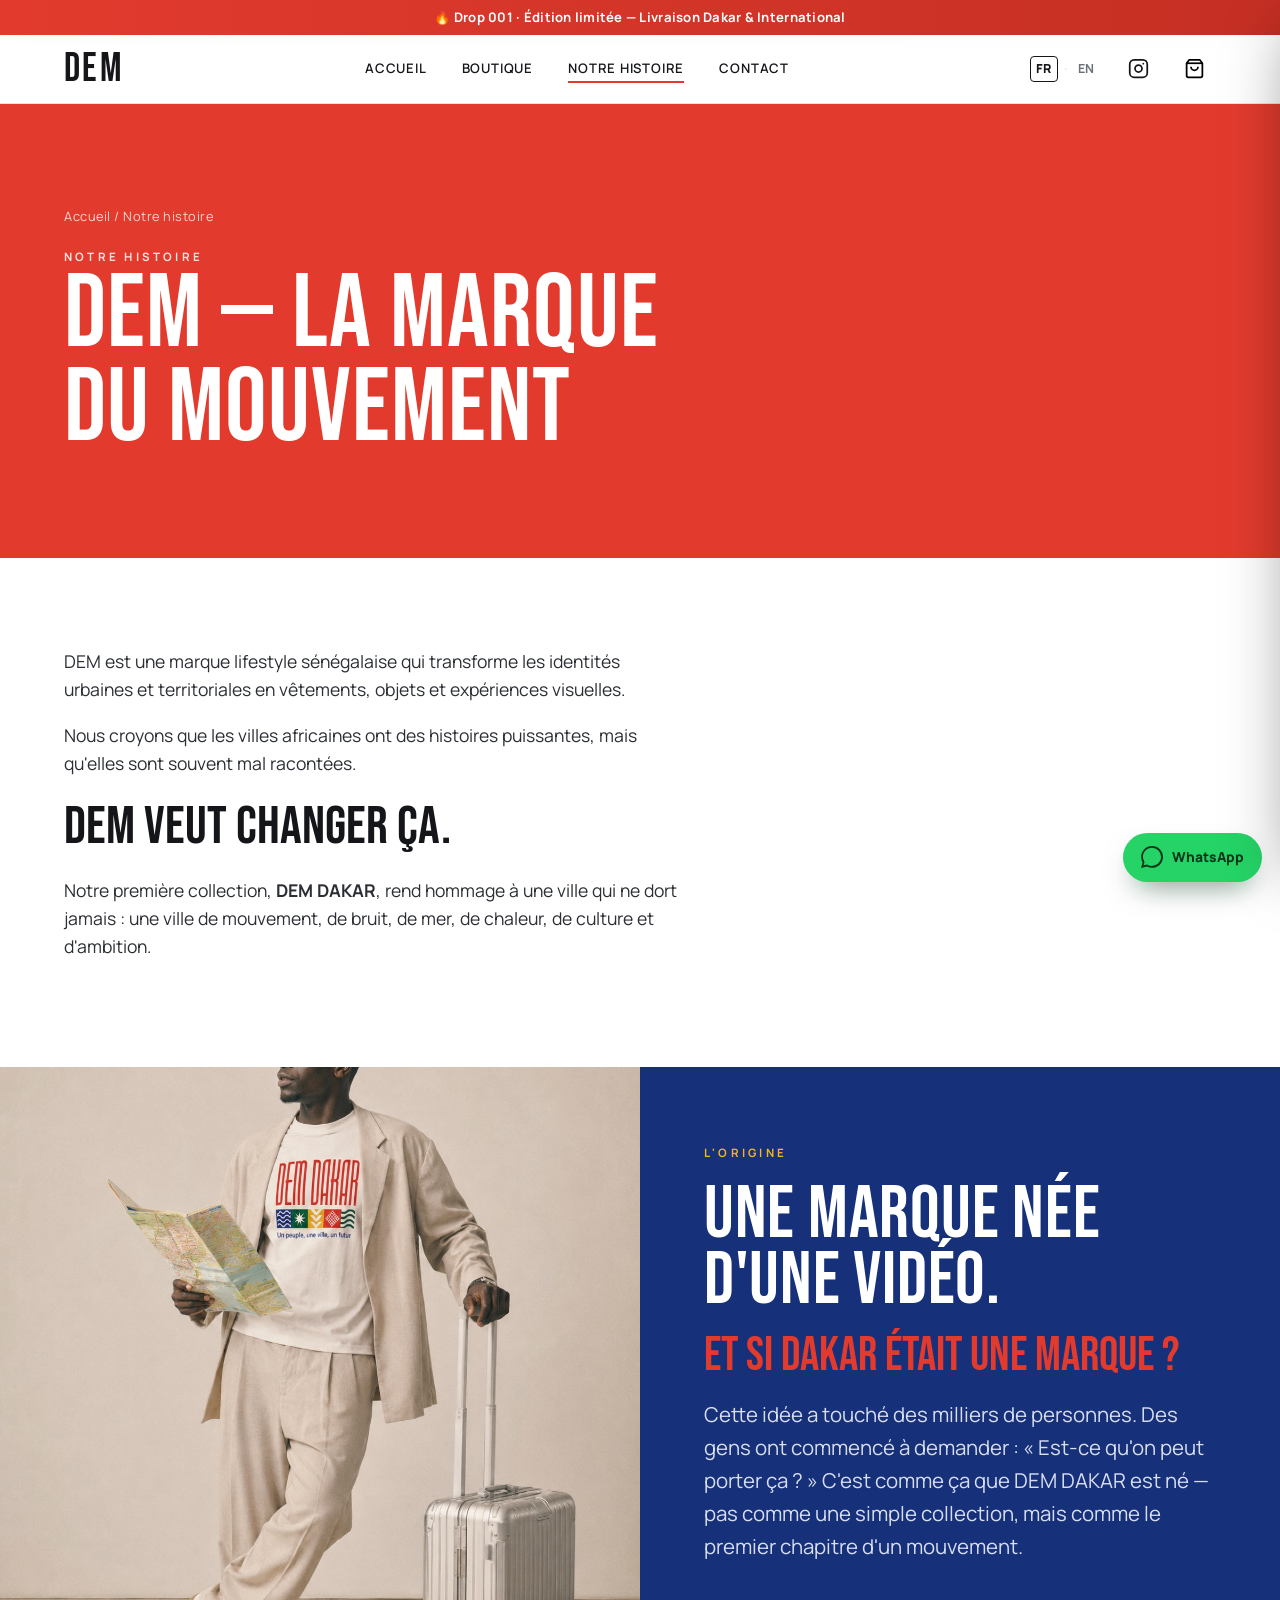
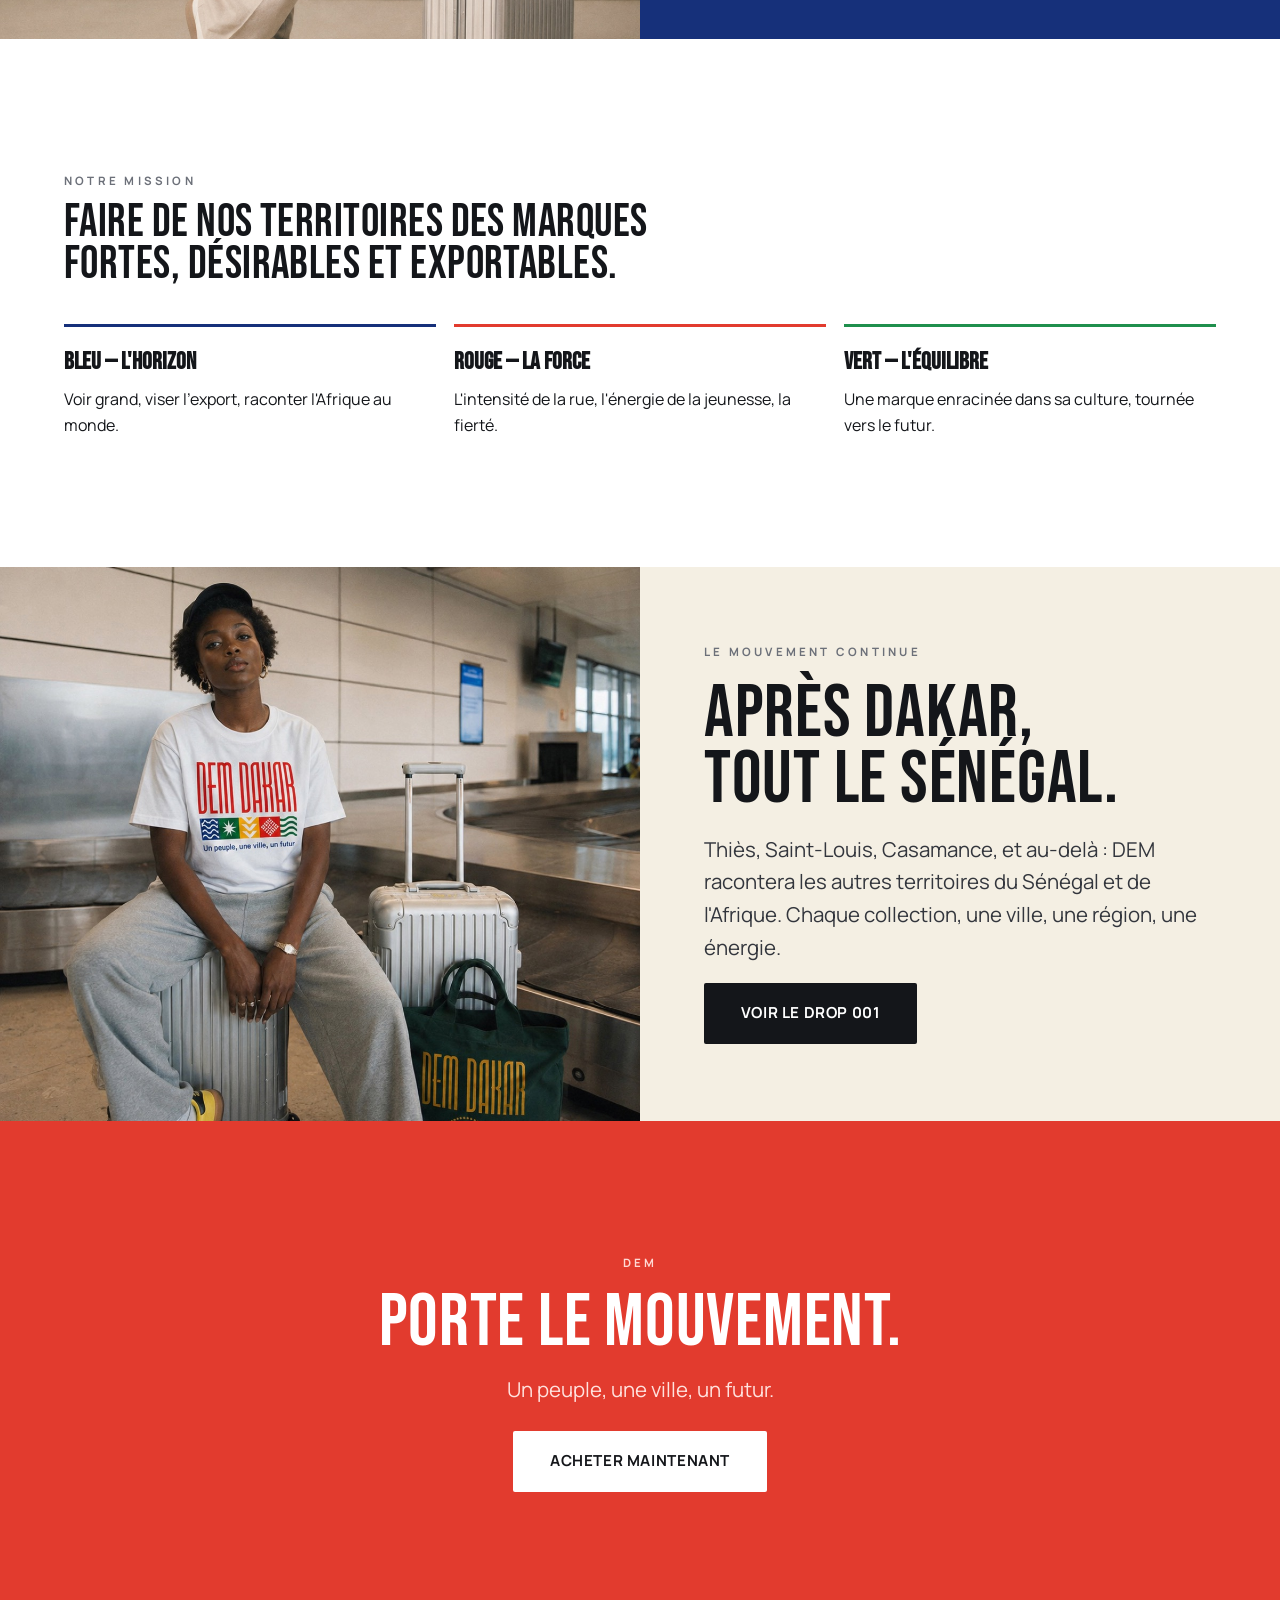
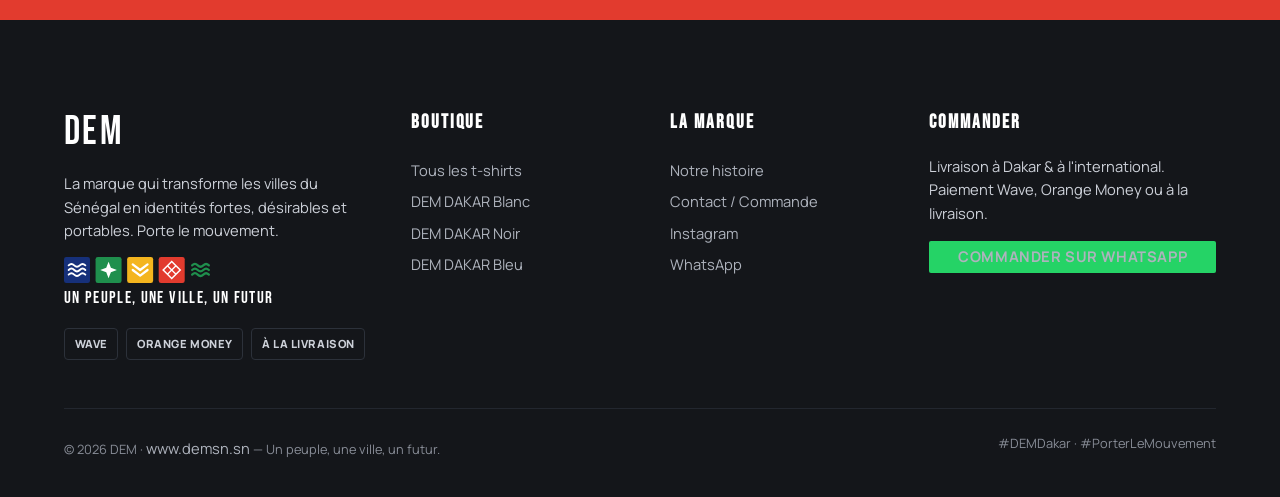
<file: histoire.html>
<!DOCTYPE html>
<html lang="fr">
<head>
<meta charset="UTF-8">
<meta name="viewport" content="width=device-width, initial-scale=1">
<meta name="google-site-verification" content="v9NeFC_WLlWBevtPf4V9yKY7LDp27qsuk6rSTomujPk">
<title>Notre histoire — DEM DAKAR, la marque streetwear du mouvement (Sénégal)</title>
<meta name="description" content="DEM est une marque lifestyle sénégalaise qui transforme les villes du Sénégal en vêtements désirables. Découvre l'histoire de DEM DAKAR. Un peuple, une ville, un futur.">
<meta name="robots" content="index, follow, max-image-preview:large">
<meta name="theme-color" content="#16307a">
<link rel="canonical" href="https://www.demsn.sn/histoire.html">
<meta property="og:type" content="article">
<meta property="og:site_name" content="DEM DAKAR">
<meta property="og:locale" content="fr_SN">
<meta property="og:title" content="Notre histoire — DEM, la marque du mouvement">
<meta property="og:description" content="DEM transforme les villes du Sénégal en marques fortes. Drop 001 : DEM DAKAR.">
<meta property="og:url" content="https://www.demsn.sn/histoire.html">
<meta property="og:image" content="https://www.demsn.sn/assets/lifestyle/travel-airport.jpg">
<meta name="twitter:card" content="summary_large_image">
<meta name="twitter:image" content="https://www.demsn.sn/assets/lifestyle/travel-airport.jpg">
<link rel="preconnect" href="https://fonts.googleapis.com">
<link rel="preconnect" href="https://fonts.gstatic.com" crossorigin>
<link href="https://fonts.googleapis.com/css2?family=Bebas+Neue&family=Manrope:wght@400;500;600;700;800&display=swap" rel="stylesheet">
<link rel="icon" href="data:image/svg+xml,<svg xmlns='http://www.w3.org/2000/svg' viewBox='0 0 100 100'><rect width='100' height='100' fill='%23e23b2e'/><text x='50' y='72' font-family='Arial Narrow,sans-serif' font-size='62' font-weight='bold' fill='white' text-anchor='middle'>D</text></svg>">
<link rel="stylesheet" href="css/styles.css">
<!-- Meta Pixel Code -->
<script>
!function(f,b,e,v,n,t,s)
{if(f.fbq)return;n=f.fbq=function(){n.callMethod?
n.callMethod.apply(n,arguments):n.queue.push(arguments)};
if(!f._fbq)f._fbq=n;n.push=n;n.loaded=!0;n.version='2.0';
n.queue=[];t=b.createElement(e);t.async=!0;
t.src=v;s=b.getElementsByTagName(e)[0];
s.parentNode.insertBefore(t,s)}(window,document,'script',
'https://connect.facebook.net/en_US/fbevents.js');
fbq('init', '207160157677890');
fbq('track', 'PageView');
</script>
<noscript><img height="1" width="1" style="display:none"
src="https://www.facebook.com/tr?id=207160157677890&ev=PageView&noscript=1"/></noscript>
<!-- End Meta Pixel Code -->
</head>
<body>

<header class="site-header">
  <div class="wrap nav">
    <a class="brand" href="index.html"><span class="brand__mark">DEM</span><span class="brand__sub">Dakar</span></a>
    <nav class="nav__links" id="navLinks">
      <a href="index.html">Accueil</a><a href="boutique.html">Boutique</a><a href="histoire.html">Notre histoire</a><a href="contact.html">Contact</a>
    </nav>
    <div class="nav__actions">
      <a class="icon-btn" data-ig target="_blank" rel="noopener" aria-label="Instagram"><svg viewBox="0 0 24 24" fill="none" stroke="currentColor" stroke-width="2"><rect x="2" y="2" width="20" height="20" rx="5"/><circle cx="12" cy="12" r="4"/><circle cx="17.5" cy="6.5" r="1" fill="currentColor" stroke="none"/></svg></a>
      <button class="icon-btn" data-open-cart aria-label="Panier"><svg viewBox="0 0 24 24" fill="none" stroke="currentColor" stroke-width="2"><path d="M6 2L3 6v14a2 2 0 0 0 2 2h14a2 2 0 0 0 2-2V6l-3-4z"/><path d="M3 6h18"/><path d="M16 10a4 4 0 0 1-8 0"/></svg><span class="cart-count" data-count="0">0</span></button>
      <button class="burger" id="burger" aria-label="Menu"><span></span><span></span><span></span></button>
    </div>
  </div>
</header>

<section class="page-hero">
  <div class="wrap">
    <p class="breadcrumb"><a href="index.html">Accueil</a> / Notre histoire</p>
    <span class="eyebrow">Notre histoire</span>
    <h1>DEM — La marque<br>du mouvement</h1>
  </div>
</section>

<section class="section section--tight">
  <div class="wrap">
    <div class="prose">
      <p>DEM est une marque lifestyle sénégalaise qui transforme les identités urbaines et territoriales en vêtements, objets et expériences visuelles.</p>
      <p>Nous croyons que les villes africaines ont des histoires puissantes, mais qu'elles sont souvent mal racontées.</p>
      <p class="big">DEM veut changer ça.</p>
      <p>Notre première collection, <b>DEM DAKAR</b>, rend hommage à une ville qui ne dort jamais : une ville de mouvement, de bruit, de mer, de chaleur, de culture et d'ambition.</p>
    </div>
  </div>
</section>

<section class="split split--blue">
  <div class="split__media"><img src="assets/lifestyle/travel-suit.jpg" alt="DEM DAKAR — porter sa ville en voyage"></div>
  <div class="split__body">
    <span class="eyebrow" style="color:var(--yellow)">L'origine</span>
    <h2 style="color:#fff">Une marque née d'une vidéo.</h2>
    <p class="askquote">Et si Dakar était une marque ?</p>
    <p class="lead">Cette idée a touché des milliers de personnes. Des gens ont commencé à demander : « Est-ce qu'on peut porter ça ? » C'est comme ça que DEM DAKAR est né — pas comme une simple collection, mais comme le premier chapitre d'un mouvement.</p>
  </div>
</section>

<section class="section">
  <div class="wrap">
    <span class="eyebrow">Notre mission</span>
    <h2 style="margin-top:.6rem;max-width:38ch;font-size:clamp(1.8rem,3.6vw,2.9rem)">Faire de nos territoires des marques fortes, désirables et exportables.</h2>
    <div class="values" style="margin-top:2.4rem">
      <div class="value"><h4>Bleu — l'horizon</h4><p>Voir grand, viser l'export, raconter l'Afrique au monde.</p></div>
      <div class="value"><h4>Rouge — la force</h4><p>L'intensité de la rue, l'énergie de la jeunesse, la fierté.</p></div>
      <div class="value"><h4>Vert — l'équilibre</h4><p>Une marque enracinée dans sa culture, tournée vers le futur.</p></div>
    </div>
  </div>
</section>

<section class="split split--cream">
  <div class="split__media"><img src="assets/lifestyle/travel-airport.jpg" alt="DEM DAKAR — la diaspora, le mouvement"></div>
  <div class="split__body">
    <span class="eyebrow">Le mouvement continue</span>
    <h2>Après Dakar,<br>tout le Sénégal.</h2>
    <p class="lead">Thiès, Saint-Louis, Casamance, et au-delà : DEM racontera les autres territoires du Sénégal et de l'Afrique. Chaque collection, une ville, une région, une énergie.</p>
    <a href="boutique.html" class="btn btn--solid btn--lg" style="width:max-content">Voir le Drop 001</a>
  </div>
</section>

<section class="section cta-band">
  <div class="wrap">
    <span class="eyebrow" style="color:#ffd9d4">DEM</span>
    <h2 style="margin-top:1rem">Porte le mouvement.</h2>
    <p class="lead" style="color:#ffe2de;margin:1rem auto 0;max-width:40ch">Un peuple, une ville, un futur.</p>
    <a href="boutique.html" class="btn btn--light btn--lg">Acheter maintenant</a>
  </div>
</section>

<footer class="site-footer">
  <div class="wrap">
    <div class="footer-grid">
      <div class="footer-brand">
        <a class="brand" href="index.html"><span class="brand__mark">DEM</span><span class="brand__sub">Dakar</span></a>
        <p>La marque qui transforme les villes du Sénégal en identités fortes, désirables et portables. Porte le mouvement.</p>
        <div class="pay-row"><span class="pay">WAVE</span><span class="pay">ORANGE MONEY</span><span class="pay">À LA LIVRAISON</span></div>
      </div>
      <div><h4>Boutique</h4><a href="boutique.html">Tous les t-shirts</a><br><a href="produit.html?id=blanc">DEM DAKAR Blanc</a><br><a href="produit.html?id=noir">DEM DAKAR Noir</a><br><a href="produit.html?id=bleu">DEM DAKAR Bleu</a></div>
      <div><h4>La marque</h4><a href="histoire.html">Notre histoire</a><br><a href="contact.html">Contact / Commande</a><br><a data-ig target="_blank" rel="noopener">Instagram</a><br><a data-wa target="_blank" rel="noopener">WhatsApp</a></div>
      <div><h4>Commander</h4><p style="font-size:.92rem">Livraison à Dakar & à l'international.<br>Paiement Wave, Orange Money ou à la livraison.</p><a class="btn btn--wa" data-wa target="_blank" rel="noopener" style="margin-top:1rem">Commander sur WhatsApp</a></div>
    </div>
    <div class="foot-bottom"><span>© <span data-year></span> DEM · <a href="https://www.demsn.sn" style="color:#aeb3bd">www.demsn.sn</a> — Un peuple, une ville, un futur.</span><span>#DEMDakar · #PorterLeMouvement</span></div>
  </div>
</footer>

<a class="wa-float" data-wa="Bonjour, je veux commander un t-shirt DEM DAKAR." target="_blank" rel="noopener"><svg viewBox="0 0 24 24" fill="currentColor"><path d="M.06 24l1.68-6.13A11.86 11.86 0 0 1 .16 11.9 11.94 11.94 0 0 1 12.07 0a11.86 11.86 0 0 1 8.44 3.5 11.82 11.82 0 0 1 3.49 8.42c0 6.56-5.35 11.9-11.93 11.9a12 12 0 0 1-5.7-1.45L.06 24zM6.6 20.13l.36.21a9.86 9.86 0 0 0 5.02 1.38h.01c5.45 0 9.9-4.43 9.9-9.88a9.82 9.82 0 0 0-2.9-6.99 9.8 9.8 0 0 0-6.99-2.9c-5.46 0-9.9 4.44-9.9 9.89a9.83 9.83 0 0 0 1.51 5.26l.24.38-1 3.63 3.75-.98z"/></svg><span>WhatsApp</span></a>

<div class="overlay" id="overlay"></div>
<aside class="drawer" id="cartDrawer" aria-label="Panier">
  <div class="drawer__head"><h3>Ton panier</h3><button class="icon-btn" id="cartClose" aria-label="Fermer"><svg viewBox="0 0 24 24" fill="none" stroke="currentColor" stroke-width="2"><path d="M6 6l12 12M18 6L6 18"/></svg></button></div>
  <div class="drawer__body" id="cartBody"></div>
  <div class="drawer__foot" id="cartFoot">
    <div class="drawer__total"><span>Total</span><span id="cartTotal">0 FCFA</span></div>
    <button class="btn btn--wa btn--block btn--lg" id="cartCheckout"><svg viewBox="0 0 24 24" fill="currentColor" width="18" height="18"><path d="M.06 24l1.68-6.13A11.86 11.86 0 0 1 .16 11.9 11.94 11.94 0 0 1 12.07 0a11.86 11.86 0 0 1 8.44 3.5 11.82 11.82 0 0 1 3.49 8.42c0 6.56-5.35 11.9-11.93 11.9a12 12 0 0 1-5.7-1.45L.06 24z"/></svg> Commander sur WhatsApp</button>
    <p class="drawer__note">Paiement Wave · Orange Money · à la livraison à Dakar</p>
  </div>
</aside>

<script src="js/main.js"></script>
</body>
</html>
</file>
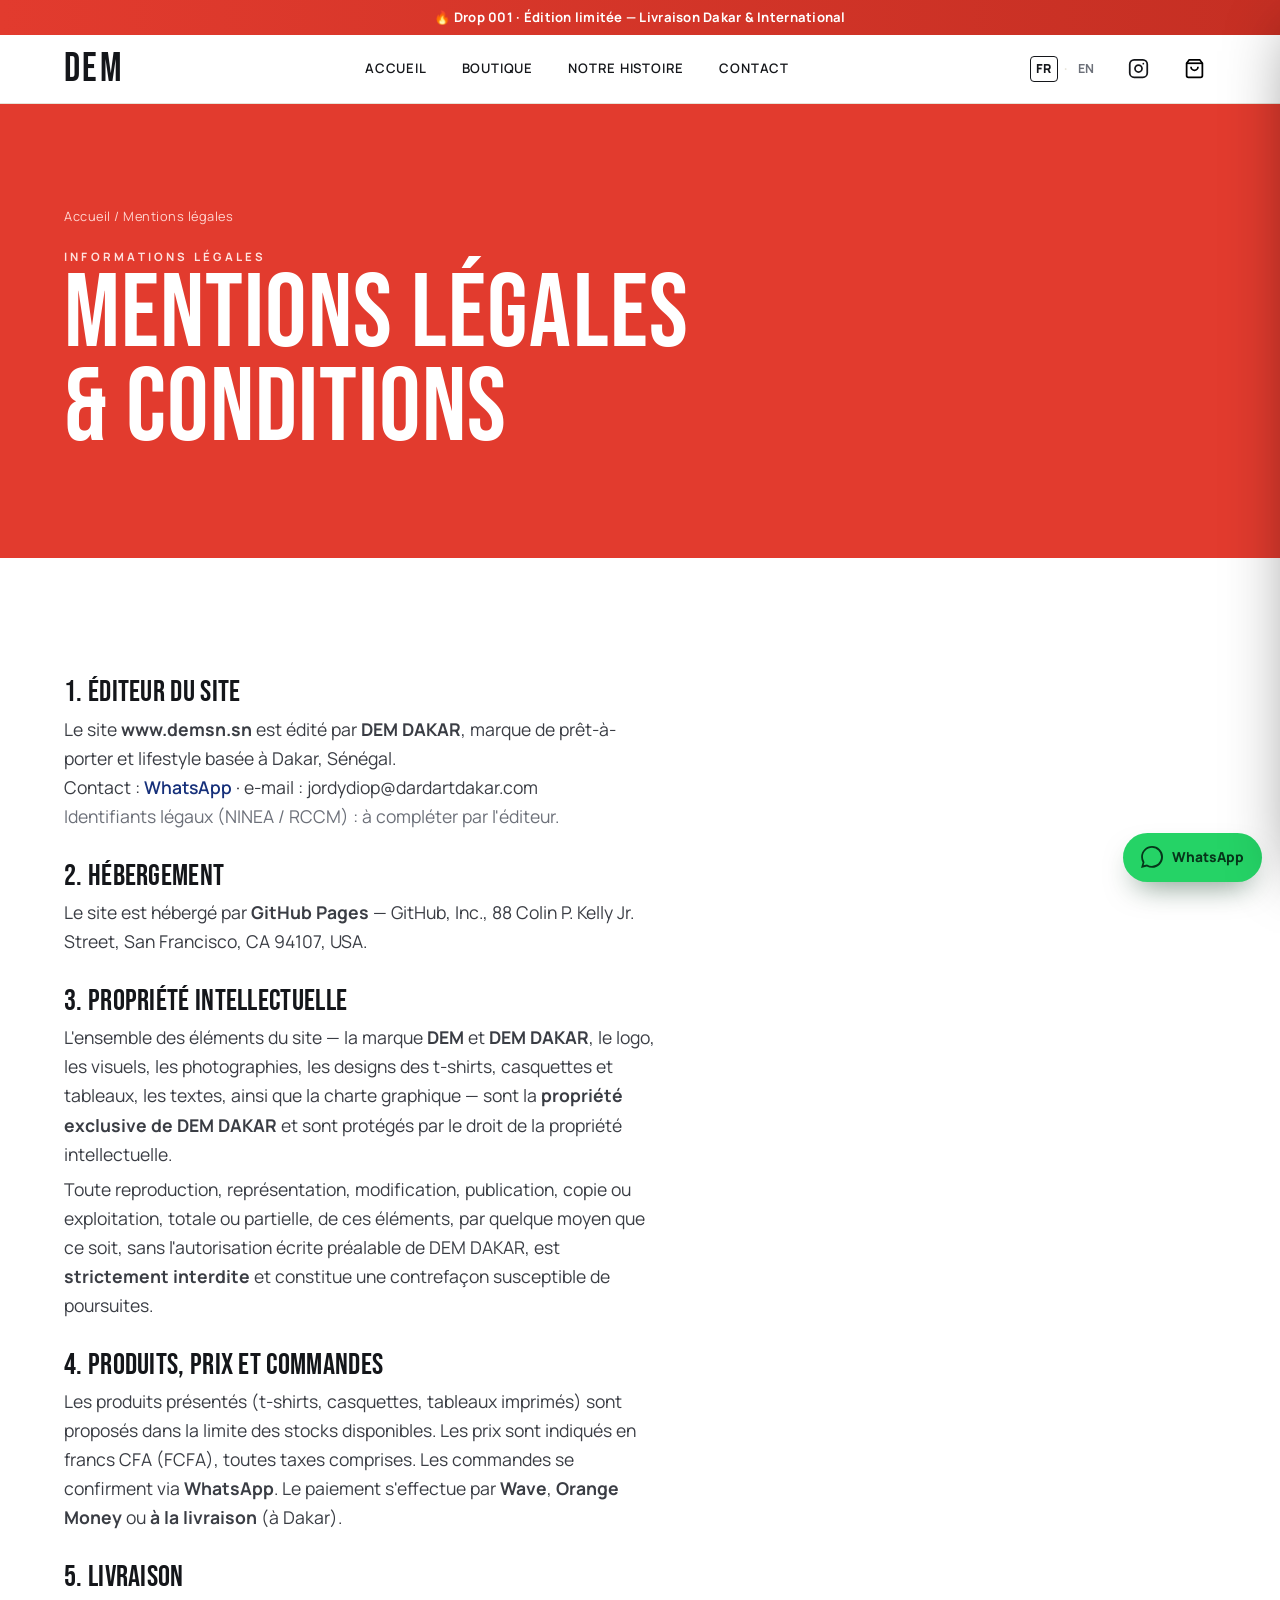
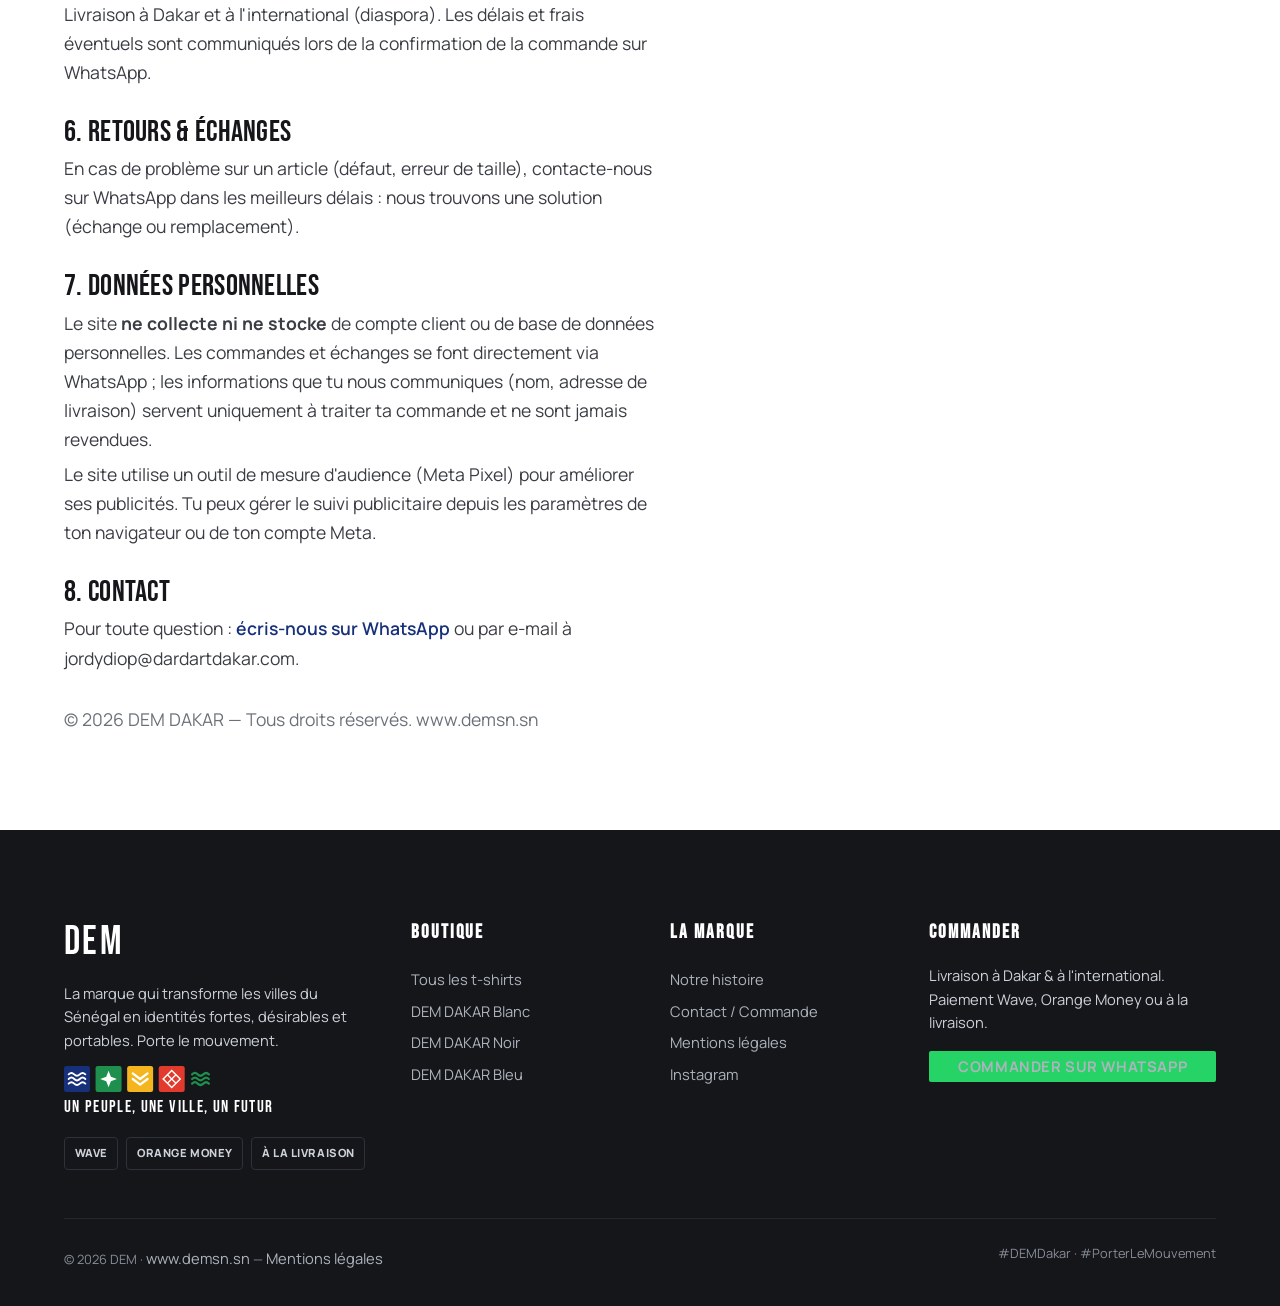
<file: mentions.html>
<!DOCTYPE html>
<html lang="fr">
<head>
<meta charset="UTF-8">
<meta name="viewport" content="width=device-width, initial-scale=1">
<meta name="google-site-verification" content="v9NeFC_WLlWBevtPf4V9yKY7LDp27qsuk6rSTomujPk">
<title>Mentions légales & CGV — DEM DAKAR</title>
<meta name="description" content="Mentions légales, conditions de vente et propriété intellectuelle du site DEM DAKAR (demsn.sn). Tous les contenus sont protégés.">
<meta name="robots" content="index, follow">
<meta name="theme-color" content="#16307a">
<link rel="canonical" href="https://www.demsn.sn/mentions.html">
<meta property="og:type" content="article">
<meta property="og:site_name" content="DEM DAKAR">
<meta property="og:locale" content="fr_SN">
<meta property="og:title" content="Mentions légales & CGV — DEM DAKAR">
<meta property="og:url" content="https://www.demsn.sn/mentions.html">
<link rel="preconnect" href="https://fonts.googleapis.com">
<link rel="preconnect" href="https://fonts.gstatic.com" crossorigin>
<link href="https://fonts.googleapis.com/css2?family=Bebas+Neue&family=Manrope:wght@400;500;600;700;800&display=swap" rel="stylesheet">
<link rel="icon" href="data:image/svg+xml,<svg xmlns='http://www.w3.org/2000/svg' viewBox='0 0 100 100'><rect width='100' height='100' fill='%23e23b2e'/><text x='50' y='72' font-family='Arial Narrow,sans-serif' font-size='62' font-weight='bold' fill='white' text-anchor='middle'>D</text></svg>">
<link rel="stylesheet" href="css/styles.css">
<!-- Meta Pixel Code -->
<script>
!function(f,b,e,v,n,t,s)
{if(f.fbq)return;n=f.fbq=function(){n.callMethod?
n.callMethod.apply(n,arguments):n.queue.push(arguments)};
if(!f._fbq)f._fbq=n;n.push=n;n.loaded=!0;n.version='2.0';
n.queue=[];t=b.createElement(e);t.async=!0;
t.src=v;s=b.getElementsByTagName(e)[0];
s.parentNode.insertBefore(t,s)}(window,document,'script',
'https://connect.facebook.net/en_US/fbevents.js');
fbq('init', '207160157677890');
fbq('track', 'PageView');
</script>
<noscript><img height="1" width="1" style="display:none"
src="https://www.facebook.com/tr?id=207160157677890&ev=PageView&noscript=1"/></noscript>
<!-- End Meta Pixel Code -->
</head>
<body>

<header class="site-header">
  <div class="wrap nav">
    <a class="brand" href="index.html"><span class="brand__mark">DEM</span><span class="brand__sub">Dakar</span></a>
    <nav class="nav__links" id="navLinks">
      <a href="index.html">Accueil</a><a href="boutique.html">Boutique</a><a href="histoire.html">Notre histoire</a><a href="contact.html">Contact</a>
    </nav>
    <div class="nav__actions">
      <a class="icon-btn" data-ig target="_blank" rel="noopener" aria-label="Instagram"><svg viewBox="0 0 24 24" fill="none" stroke="currentColor" stroke-width="2"><rect x="2" y="2" width="20" height="20" rx="5"/><circle cx="12" cy="12" r="4"/><circle cx="17.5" cy="6.5" r="1" fill="currentColor" stroke="none"/></svg></a>
      <button class="icon-btn" data-open-cart aria-label="Panier"><svg viewBox="0 0 24 24" fill="none" stroke="currentColor" stroke-width="2"><path d="M6 2L3 6v14a2 2 0 0 0 2 2h14a2 2 0 0 0 2-2V6l-3-4z"/><path d="M3 6h18"/><path d="M16 10a4 4 0 0 1-8 0"/></svg><span class="cart-count" data-count="0">0</span></button>
      <button class="burger" id="burger" aria-label="Menu"><span></span><span></span><span></span></button>
    </div>
  </div>
</header>

<section class="page-hero">
  <div class="wrap">
    <p class="breadcrumb"><a href="index.html">Accueil</a> / Mentions légales</p>
    <span class="eyebrow">Informations légales</span>
    <h1>Mentions légales<br>& conditions</h1>
  </div>
</section>

<section class="section section--tight">
  <div class="wrap">
    <div class="prose legal">

      <h2>1. Éditeur du site</h2>
      <p>Le site <b>www.demsn.sn</b> est édité par <b>DEM DAKAR</b>, marque de prêt-à-porter et lifestyle basée à Dakar, Sénégal.<br>
      Contact : <a data-wa target="_blank" rel="noopener">WhatsApp</a> · e-mail : jordydiop@dardartdakar.com<br>
      <span style="color:var(--muted)">Identifiants légaux (NINEA / RCCM) : à compléter par l'éditeur.</span></p>

      <h2>2. Hébergement</h2>
      <p>Le site est hébergé par <b>GitHub Pages</b> — GitHub, Inc., 88 Colin P. Kelly Jr. Street, San Francisco, CA 94107, USA.</p>

      <h2>3. Propriété intellectuelle</h2>
      <p>L'ensemble des éléments du site — la marque <b>DEM</b> et <b>DEM DAKAR</b>, le logo, les visuels, les photographies, les designs des t-shirts, casquettes et tableaux, les textes, ainsi que la charte graphique — sont la <b>propriété exclusive de DEM DAKAR</b> et sont protégés par le droit de la propriété intellectuelle.</p>
      <p>Toute reproduction, représentation, modification, publication, copie ou exploitation, totale ou partielle, de ces éléments, par quelque moyen que ce soit, sans l'autorisation écrite préalable de DEM DAKAR, est <b>strictement interdite</b> et constitue une contrefaçon susceptible de poursuites.</p>

      <h2>4. Produits, prix et commandes</h2>
      <p>Les produits présentés (t-shirts, casquettes, tableaux imprimés) sont proposés dans la limite des stocks disponibles. Les prix sont indiqués en francs CFA (FCFA), toutes taxes comprises. Les commandes se confirment via <b>WhatsApp</b>. Le paiement s'effectue par <b>Wave</b>, <b>Orange Money</b> ou <b>à la livraison</b> (à Dakar).</p>

      <h2>5. Livraison</h2>
      <p>Livraison à Dakar et à l'international (diaspora). Les délais et frais éventuels sont communiqués lors de la confirmation de la commande sur WhatsApp.</p>

      <h2>6. Retours & échanges</h2>
      <p>En cas de problème sur un article (défaut, erreur de taille), contacte-nous sur WhatsApp dans les meilleurs délais : nous trouvons une solution (échange ou remplacement).</p>

      <h2>7. Données personnelles</h2>
      <p>Le site <b>ne collecte ni ne stocke</b> de compte client ou de base de données personnelles. Les commandes et échanges se font directement via WhatsApp ; les informations que tu nous communiques (nom, adresse de livraison) servent uniquement à traiter ta commande et ne sont jamais revendues.</p>
      <p>Le site utilise un outil de mesure d'audience (Meta Pixel) pour améliorer ses publicités. Tu peux gérer le suivi publicitaire depuis les paramètres de ton navigateur ou de ton compte Meta.</p>

      <h2>8. Contact</h2>
      <p>Pour toute question : <a data-wa target="_blank" rel="noopener">écris-nous sur WhatsApp</a> ou par e-mail à jordydiop@dardartdakar.com.</p>

      <p style="margin-top:2rem;color:var(--muted)">© <span data-year></span> DEM DAKAR — Tous droits réservés. www.demsn.sn</p>
    </div>
  </div>
</section>

<footer class="site-footer">
  <div class="wrap">
    <div class="footer-grid">
      <div class="footer-brand">
        <a class="brand" href="index.html"><span class="brand__mark">DEM</span><span class="brand__sub">Dakar</span></a>
        <p>La marque qui transforme les villes du Sénégal en identités fortes, désirables et portables. Porte le mouvement.</p>
        <div class="pay-row"><span class="pay">WAVE</span><span class="pay">ORANGE MONEY</span><span class="pay">À LA LIVRAISON</span></div>
      </div>
      <div><h4>Boutique</h4><a href="boutique.html">Tous les t-shirts</a><br><a href="produit.html?id=blanc">DEM DAKAR Blanc</a><br><a href="produit.html?id=noir">DEM DAKAR Noir</a><br><a href="produit.html?id=bleu">DEM DAKAR Bleu</a></div>
      <div><h4>La marque</h4><a href="histoire.html">Notre histoire</a><br><a href="contact.html">Contact / Commande</a><br><a href="mentions.html">Mentions légales</a><br><a data-ig target="_blank" rel="noopener">Instagram</a></div>
      <div><h4>Commander</h4><p style="font-size:.92rem">Livraison à Dakar & à l'international.<br>Paiement Wave, Orange Money ou à la livraison.</p><a class="btn btn--wa" data-wa target="_blank" rel="noopener" style="margin-top:1rem">Commander sur WhatsApp</a></div>
    </div>
    <div class="foot-bottom"><span>© <span data-year></span> DEM · <a href="https://www.demsn.sn" style="color:#aeb3bd">www.demsn.sn</a> — <a href="mentions.html" style="color:#aeb3bd">Mentions légales</a></span><span>#DEMDakar · #PorterLeMouvement</span></div>
  </div>
</footer>

<a class="wa-float" data-wa="Bonjour, je veux commander un t-shirt DEM DAKAR." target="_blank" rel="noopener"><svg viewBox="0 0 24 24" fill="currentColor"><path d="M.06 24l1.68-6.13A11.86 11.86 0 0 1 .16 11.9 11.94 11.94 0 0 1 12.07 0a11.86 11.86 0 0 1 8.44 3.5 11.82 11.82 0 0 1 3.49 8.42c0 6.56-5.35 11.9-11.93 11.9a12 12 0 0 1-5.7-1.45L.06 24zM6.6 20.13l.36.21a9.86 9.86 0 0 0 5.02 1.38h.01c5.45 0 9.9-4.43 9.9-9.88a9.82 9.82 0 0 0-2.9-6.99 9.8 9.8 0 0 0-6.99-2.9c-5.46 0-9.9 4.44-9.9 9.89a9.83 9.83 0 0 0 1.51 5.26l.24.38-1 3.63 3.75-.98z"/></svg><span>WhatsApp</span></a>

<div class="overlay" id="overlay"></div>
<aside class="drawer" id="cartDrawer" aria-label="Panier">
  <div class="drawer__head"><h3>Ton panier</h3><button class="icon-btn" id="cartClose" aria-label="Fermer"><svg viewBox="0 0 24 24" fill="none" stroke="currentColor" stroke-width="2"><path d="M6 6l12 12M18 6L6 18"/></svg></button></div>
  <div class="drawer__body" id="cartBody"></div>
  <div class="drawer__foot" id="cartFoot">
    <div class="drawer__total"><span>Total</span><span id="cartTotal">0 FCFA</span></div>
    <button class="btn btn--wa btn--block btn--lg" id="cartCheckout"><svg viewBox="0 0 24 24" fill="currentColor" width="18" height="18"><path d="M.06 24l1.68-6.13A11.86 11.86 0 0 1 .16 11.9 11.94 11.94 0 0 1 12.07 0a11.86 11.86 0 0 1 8.44 3.5 11.82 11.82 0 0 1 3.49 8.42c0 6.56-5.35 11.9-11.93 11.9a12 12 0 0 1-5.7-1.45L.06 24z"/></svg> Commander sur WhatsApp</button>
    <p class="drawer__note">Paiement Wave · Orange Money · à la livraison à Dakar</p>
  </div>
</aside>

<script src="js/main.js"></script>
</body>
</html>
</file>
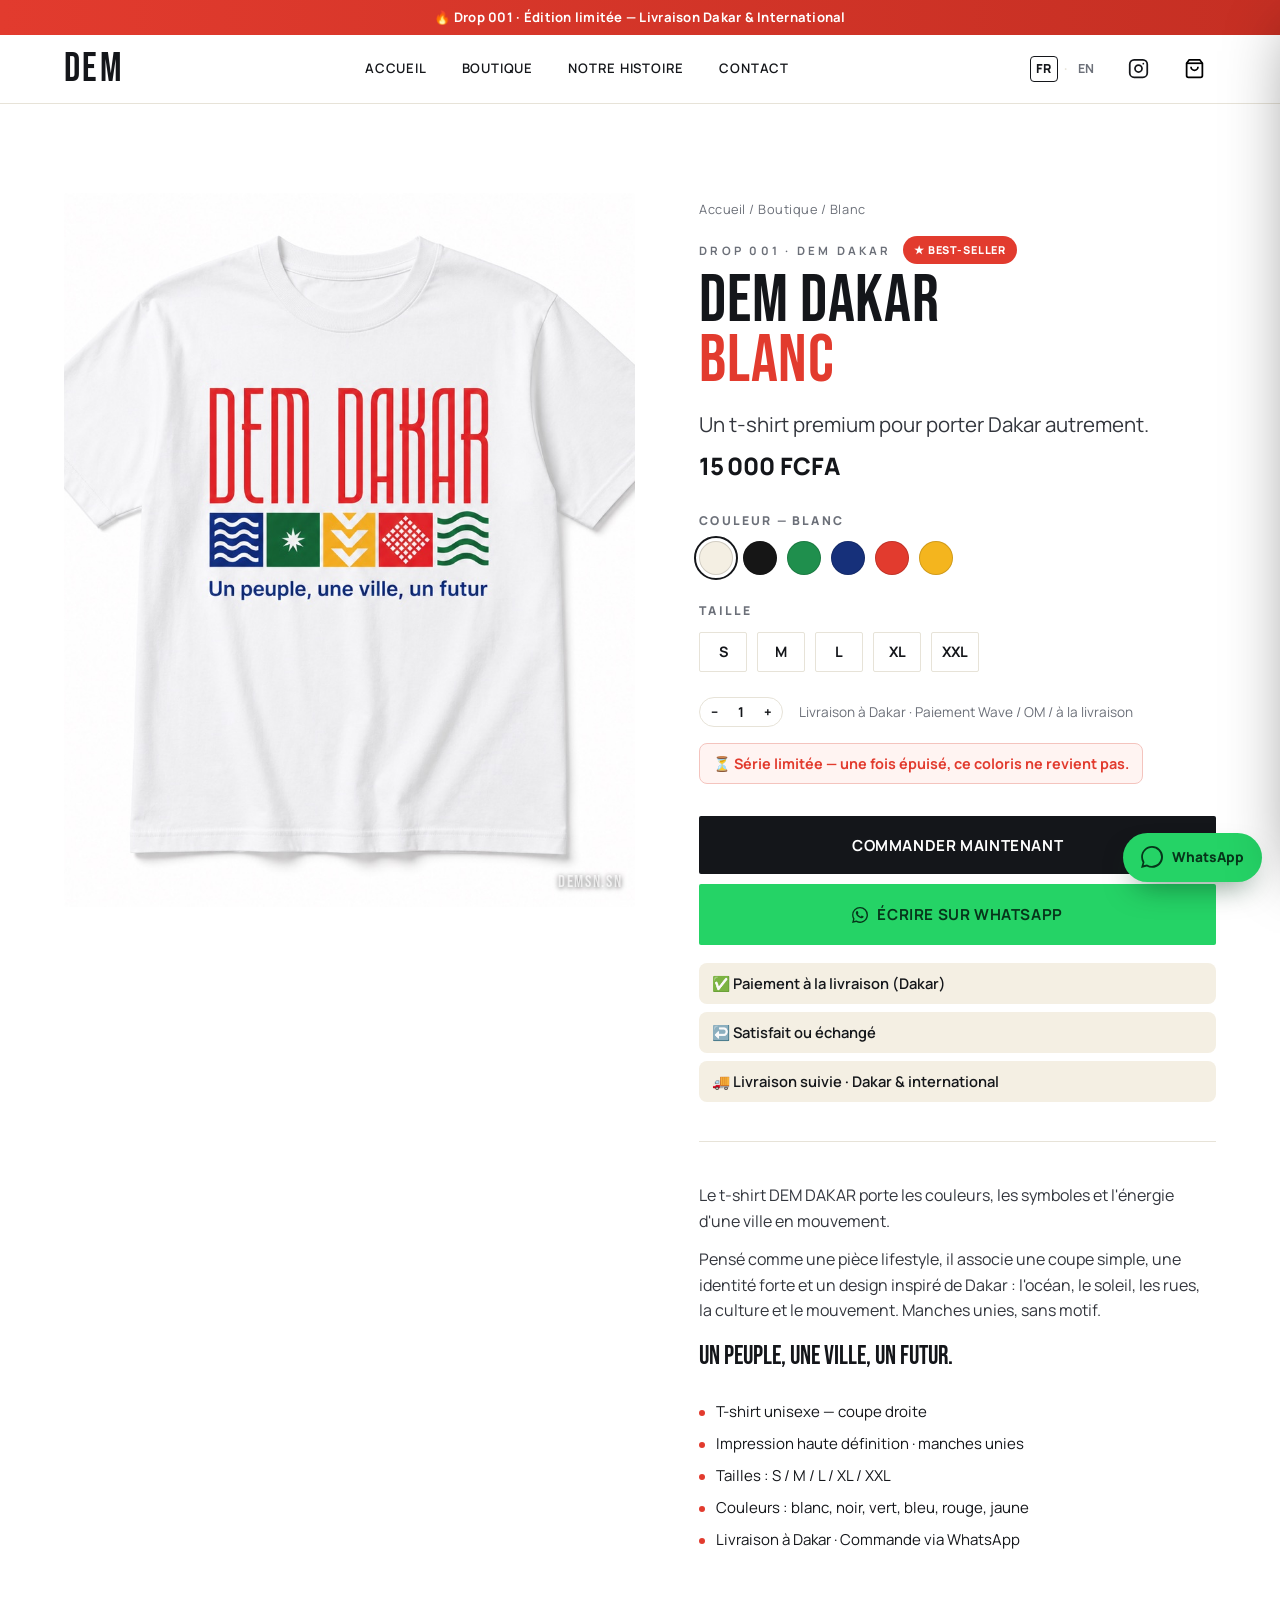
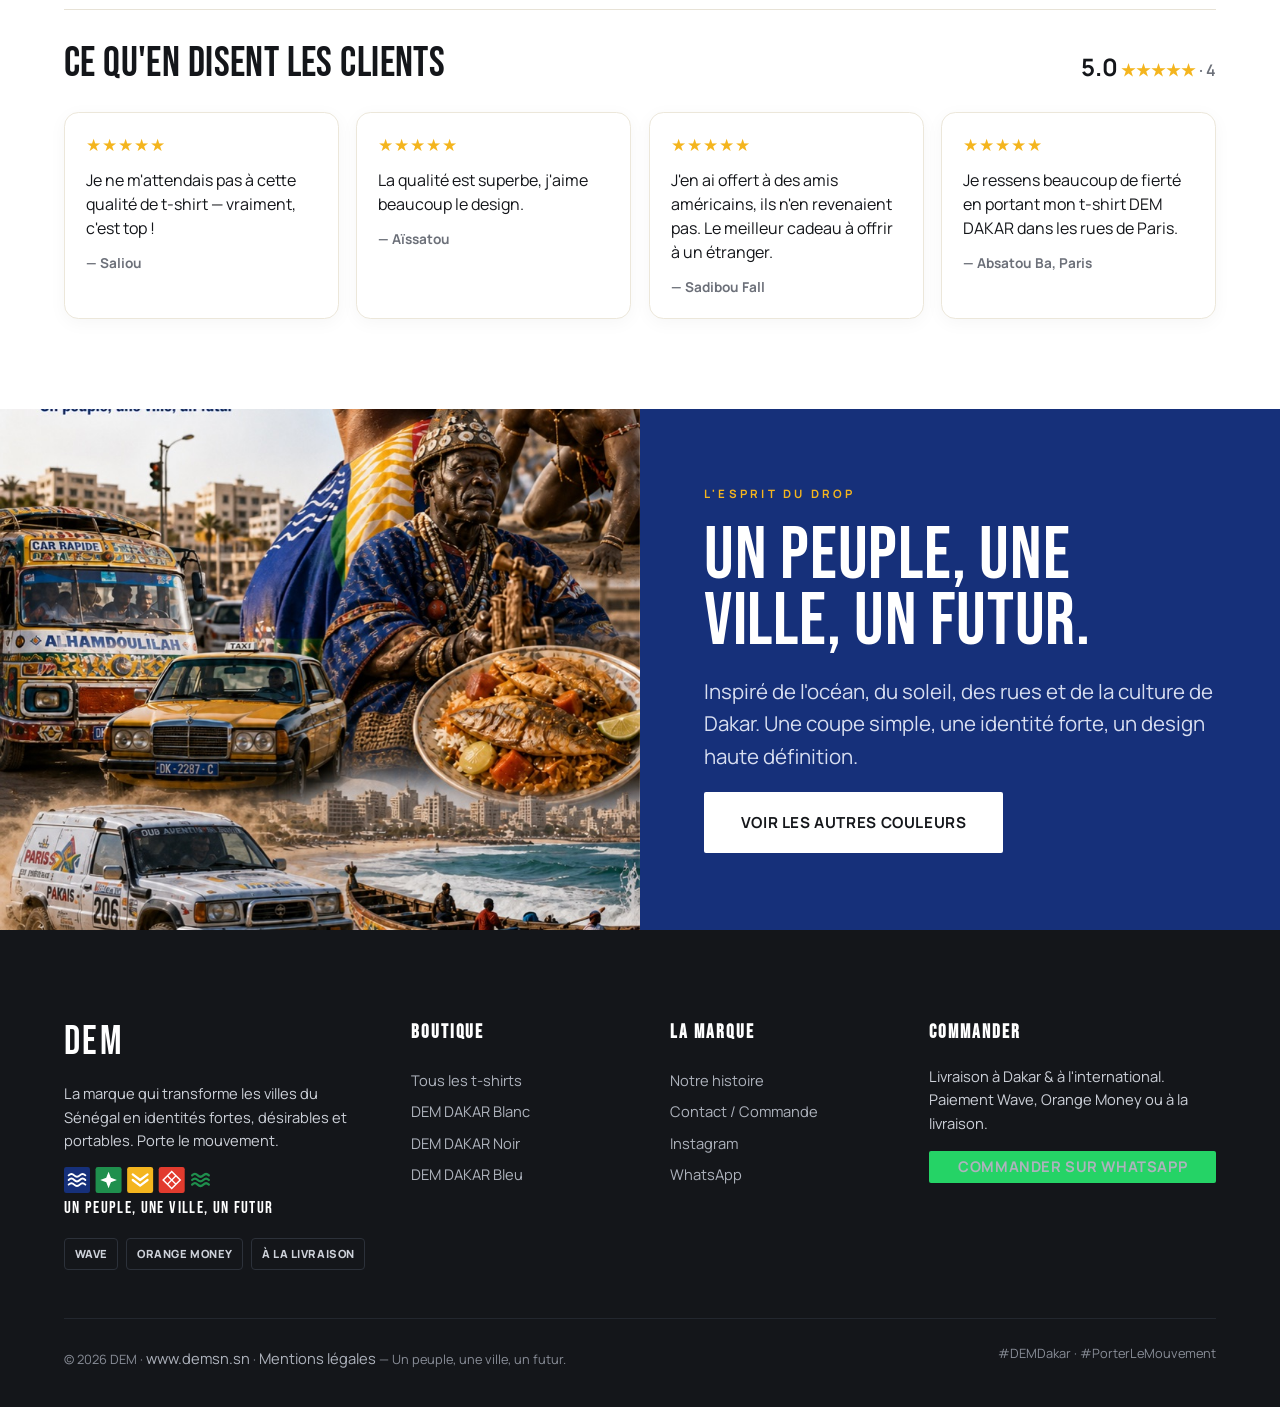
<file: produit.html>
<!DOCTYPE html>
<html lang="fr">
<head>
<meta charset="UTF-8">
<meta name="viewport" content="width=device-width, initial-scale=1">
<meta name="google-site-verification" content="v9NeFC_WLlWBevtPf4V9yKY7LDp27qsuk6rSTomujPk">
<title>T-shirt DEM DAKAR — Drop 001 | Acheter à Dakar</title>
<meta name="description" content="T-shirt DEM DAKAR premium, coupe droite, impression haute définition. 15 000 FCFA. Livraison à Dakar, paiement Wave / Orange Money. Commande WhatsApp ou panier.">
<meta name="robots" content="index, follow, max-image-preview:large">
<meta name="theme-color" content="#16307a">
<link rel="canonical" href="https://www.demsn.sn/boutique.html" id="canonical">
<meta property="og:type" content="product">
<meta property="og:site_name" content="DEM DAKAR">
<meta property="og:locale" content="fr_SN">
<meta property="og:title" content="DEM DAKAR — Drop 001" id="ogTitle">
<meta property="og:description" content="T-shirts, casquettes et tableaux streetwear inspirés de Dakar. Livraison à Dakar." id="ogDesc">
<meta property="og:url" content="https://www.demsn.sn/boutique.html" id="ogUrl">
<meta property="og:image" content="https://www.demsn.sn/assets/products/blanc.jpg" id="ogImage">
<meta name="twitter:card" content="summary_large_image">
<meta name="twitter:image" content="https://www.demsn.sn/assets/products/blanc.jpg" id="twImage">
<link rel="preconnect" href="https://fonts.googleapis.com">
<link rel="preconnect" href="https://fonts.gstatic.com" crossorigin>
<link href="https://fonts.googleapis.com/css2?family=Bebas+Neue&family=Manrope:wght@400;500;600;700;800&display=swap" rel="stylesheet">
<link rel="icon" href="data:image/svg+xml,<svg xmlns='http://www.w3.org/2000/svg' viewBox='0 0 100 100'><rect width='100' height='100' fill='%23e23b2e'/><text x='50' y='72' font-family='Arial Narrow,sans-serif' font-size='62' font-weight='bold' fill='white' text-anchor='middle'>D</text></svg>">
<link rel="stylesheet" href="css/styles.css">
<!-- Meta Pixel Code -->
<script>
!function(f,b,e,v,n,t,s)
{if(f.fbq)return;n=f.fbq=function(){n.callMethod?
n.callMethod.apply(n,arguments):n.queue.push(arguments)};
if(!f._fbq)f._fbq=n;n.push=n;n.loaded=!0;n.version='2.0';
n.queue=[];t=b.createElement(e);t.async=!0;
t.src=v;s=b.getElementsByTagName(e)[0];
s.parentNode.insertBefore(t,s)}(window,document,'script',
'https://connect.facebook.net/en_US/fbevents.js');
fbq('init', '207160157677890');
fbq('track', 'PageView');
</script>
<noscript><img height="1" width="1" style="display:none"
src="https://www.facebook.com/tr?id=207160157677890&ev=PageView&noscript=1"/></noscript>
<!-- End Meta Pixel Code -->
</head>
<body>

<header class="site-header">
  <div class="wrap nav">
    <a class="brand" href="index.html"><span class="brand__mark">DEM</span><span class="brand__sub">Dakar</span></a>
    <nav class="nav__links" id="navLinks">
      <a href="index.html">Accueil</a><a href="boutique.html">Boutique</a><a href="histoire.html">Notre histoire</a><a href="contact.html">Contact</a>
    </nav>
    <div class="nav__actions">
      <a class="icon-btn" data-ig target="_blank" rel="noopener" aria-label="Instagram"><svg viewBox="0 0 24 24" fill="none" stroke="currentColor" stroke-width="2"><rect x="2" y="2" width="20" height="20" rx="5"/><circle cx="12" cy="12" r="4"/><circle cx="17.5" cy="6.5" r="1" fill="currentColor" stroke="none"/></svg></a>
      <button class="icon-btn" data-open-cart aria-label="Panier"><svg viewBox="0 0 24 24" fill="none" stroke="currentColor" stroke-width="2"><path d="M6 2L3 6v14a2 2 0 0 0 2 2h14a2 2 0 0 0 2-2V6l-3-4z"/><path d="M3 6h18"/><path d="M16 10a4 4 0 0 1-8 0"/></svg><span class="cart-count" data-count="0">0</span></button>
      <button class="burger" id="burger" aria-label="Menu"><span></span><span></span><span></span></button>
    </div>
  </div>
</header>

<main class="section section--tight">
  <div class="wrap">
    <div id="productRoot"><!-- injecté par main.js --></div>
  </div>
</main>

<!-- Bandeau couleurs / réassurance -->
<section class="split split--blue">
  <div class="split__media"><img src="assets/lifestyle/collage.jpg" alt="Dakar — l'énergie de la ville"></div>
  <div class="split__body">
    <span class="eyebrow" style="color:var(--yellow)">L'esprit du drop</span>
    <h2 style="color:#fff">Un peuple, une ville, un futur.</h2>
    <p class="lead">Inspiré de l'océan, du soleil, des rues et de la culture de Dakar. Une coupe simple, une identité forte, un design haute définition.</p>
    <a href="boutique.html" class="btn btn--light btn--lg" style="width:max-content">Voir les autres couleurs</a>
  </div>
</section>

<footer class="site-footer">
  <div class="wrap">
    <div class="footer-grid">
      <div class="footer-brand">
        <a class="brand" href="index.html"><span class="brand__mark">DEM</span><span class="brand__sub">Dakar</span></a>
        <p>La marque qui transforme les villes du Sénégal en identités fortes, désirables et portables. Porte le mouvement.</p>
        <div class="pay-row"><span class="pay">WAVE</span><span class="pay">ORANGE MONEY</span><span class="pay">À LA LIVRAISON</span></div>
      </div>
      <div><h4>Boutique</h4><a href="boutique.html">Tous les t-shirts</a><br><a href="produit.html?id=blanc">DEM DAKAR Blanc</a><br><a href="produit.html?id=noir">DEM DAKAR Noir</a><br><a href="produit.html?id=bleu">DEM DAKAR Bleu</a></div>
      <div><h4>La marque</h4><a href="histoire.html">Notre histoire</a><br><a href="contact.html">Contact / Commande</a><br><a data-ig target="_blank" rel="noopener">Instagram</a><br><a data-wa target="_blank" rel="noopener">WhatsApp</a></div>
      <div><h4>Commander</h4><p style="font-size:.92rem">Livraison à Dakar & à l'international.<br>Paiement Wave, Orange Money ou à la livraison.</p><a class="btn btn--wa" data-wa target="_blank" rel="noopener" style="margin-top:1rem">Commander sur WhatsApp</a></div>
    </div>
    <div class="foot-bottom"><span>© <span data-year></span> DEM · <a href="https://www.demsn.sn" style="color:#aeb3bd">www.demsn.sn</a> · <a href="mentions.html" style="color:#aeb3bd">Mentions légales</a> — Un peuple, une ville, un futur.</span><span>#DEMDakar · #PorterLeMouvement</span></div>
  </div>
</footer>

<a class="wa-float" data-wa="Bonjour, je veux commander un t-shirt DEM DAKAR." target="_blank" rel="noopener"><svg viewBox="0 0 24 24" fill="currentColor"><path d="M.06 24l1.68-6.13A11.86 11.86 0 0 1 .16 11.9 11.94 11.94 0 0 1 12.07 0a11.86 11.86 0 0 1 8.44 3.5 11.82 11.82 0 0 1 3.49 8.42c0 6.56-5.35 11.9-11.93 11.9a12 12 0 0 1-5.7-1.45L.06 24zM6.6 20.13l.36.21a9.86 9.86 0 0 0 5.02 1.38h.01c5.45 0 9.9-4.43 9.9-9.88a9.82 9.82 0 0 0-2.9-6.99 9.8 9.8 0 0 0-6.99-2.9c-5.46 0-9.9 4.44-9.9 9.89a9.83 9.83 0 0 0 1.51 5.26l.24.38-1 3.63 3.75-.98z"/></svg><span>WhatsApp</span></a>

<div class="overlay" id="overlay"></div>
<aside class="drawer" id="cartDrawer" aria-label="Panier">
  <div class="drawer__head"><h3>Ton panier</h3><button class="icon-btn" id="cartClose" aria-label="Fermer"><svg viewBox="0 0 24 24" fill="none" stroke="currentColor" stroke-width="2"><path d="M6 6l12 12M18 6L6 18"/></svg></button></div>
  <div class="drawer__body" id="cartBody"></div>
  <div class="drawer__foot" id="cartFoot">
    <div class="drawer__total"><span>Total</span><span id="cartTotal">0 FCFA</span></div>
    <button class="btn btn--wa btn--block btn--lg" id="cartCheckout"><svg viewBox="0 0 24 24" fill="currentColor" width="18" height="18"><path d="M.06 24l1.68-6.13A11.86 11.86 0 0 1 .16 11.9 11.94 11.94 0 0 1 12.07 0a11.86 11.86 0 0 1 8.44 3.5 11.82 11.82 0 0 1 3.49 8.42c0 6.56-5.35 11.9-11.93 11.9a12 12 0 0 1-5.7-1.45L.06 24z"/></svg> Commander sur WhatsApp</button>
    <p class="drawer__note">Paiement Wave · Orange Money · à la livraison à Dakar</p>
  </div>
</aside>

<script src="js/main.js"></script>
</body>
</html>
</file>
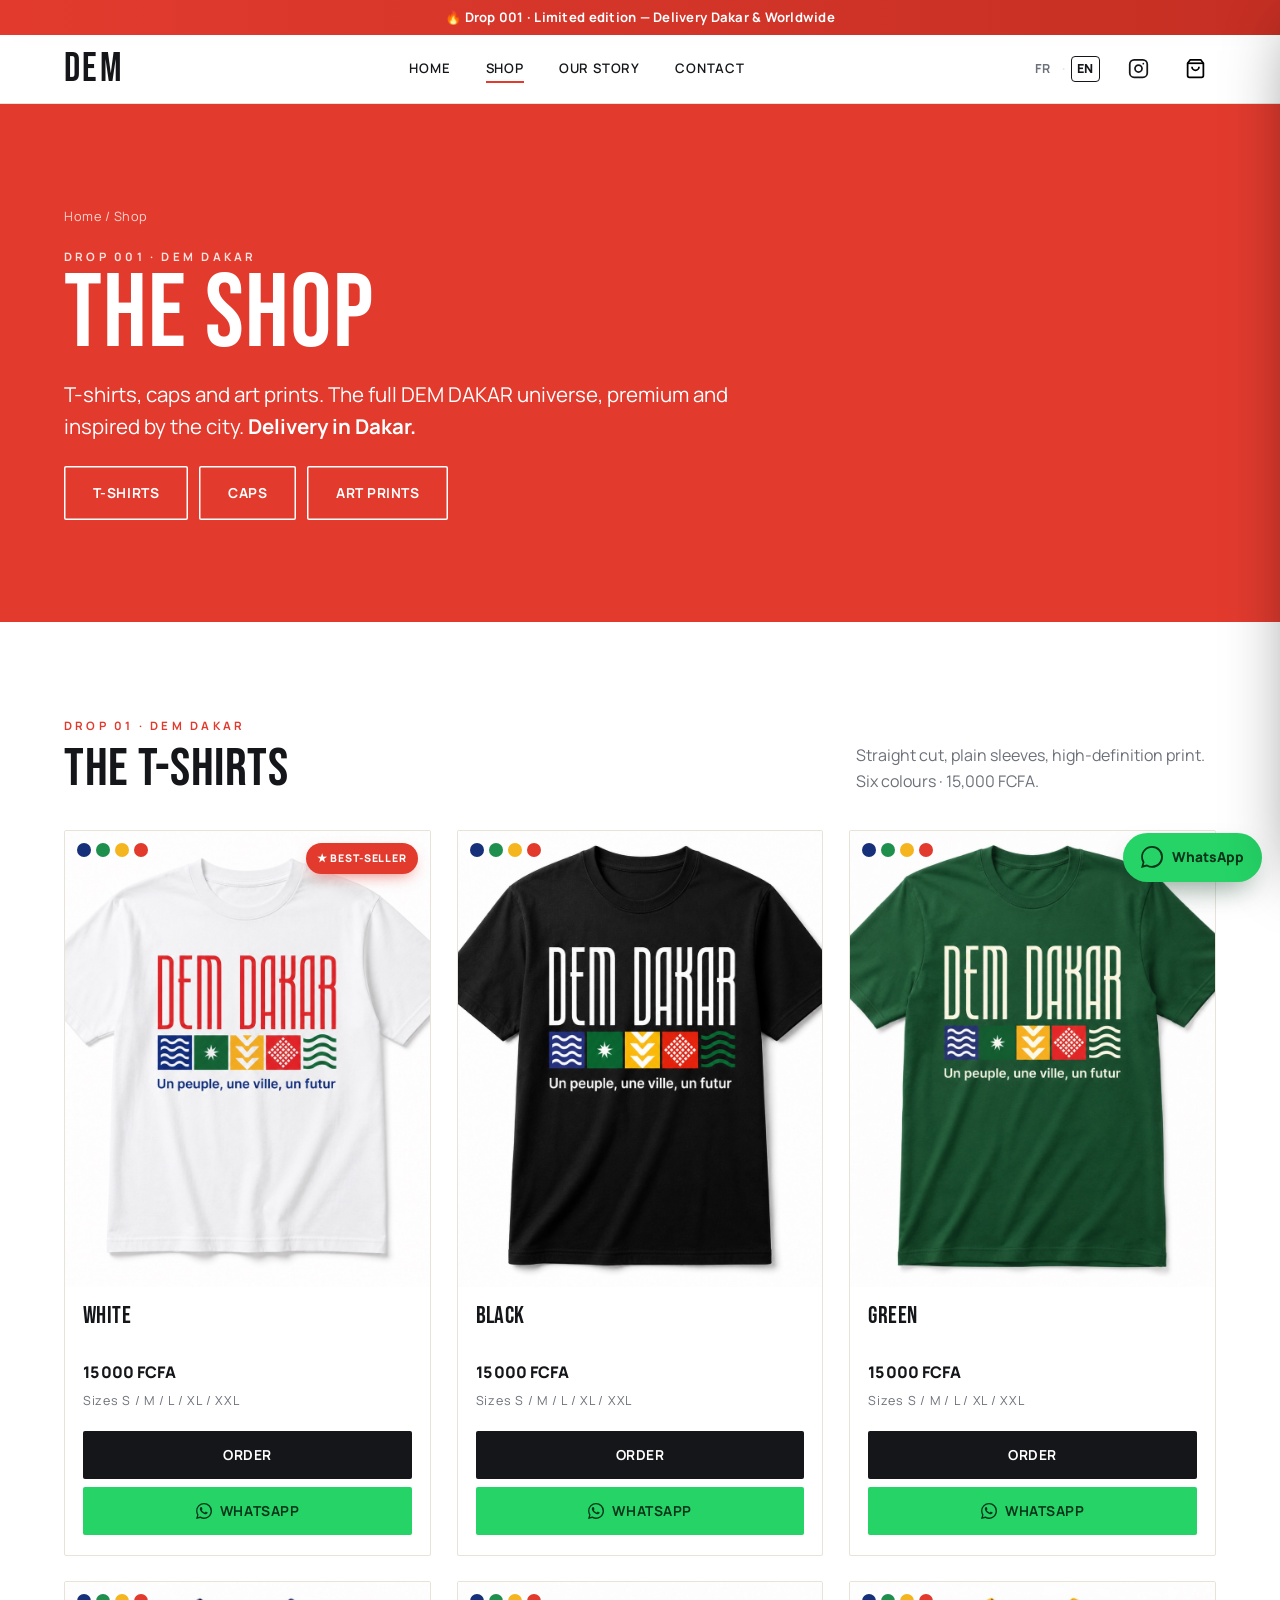
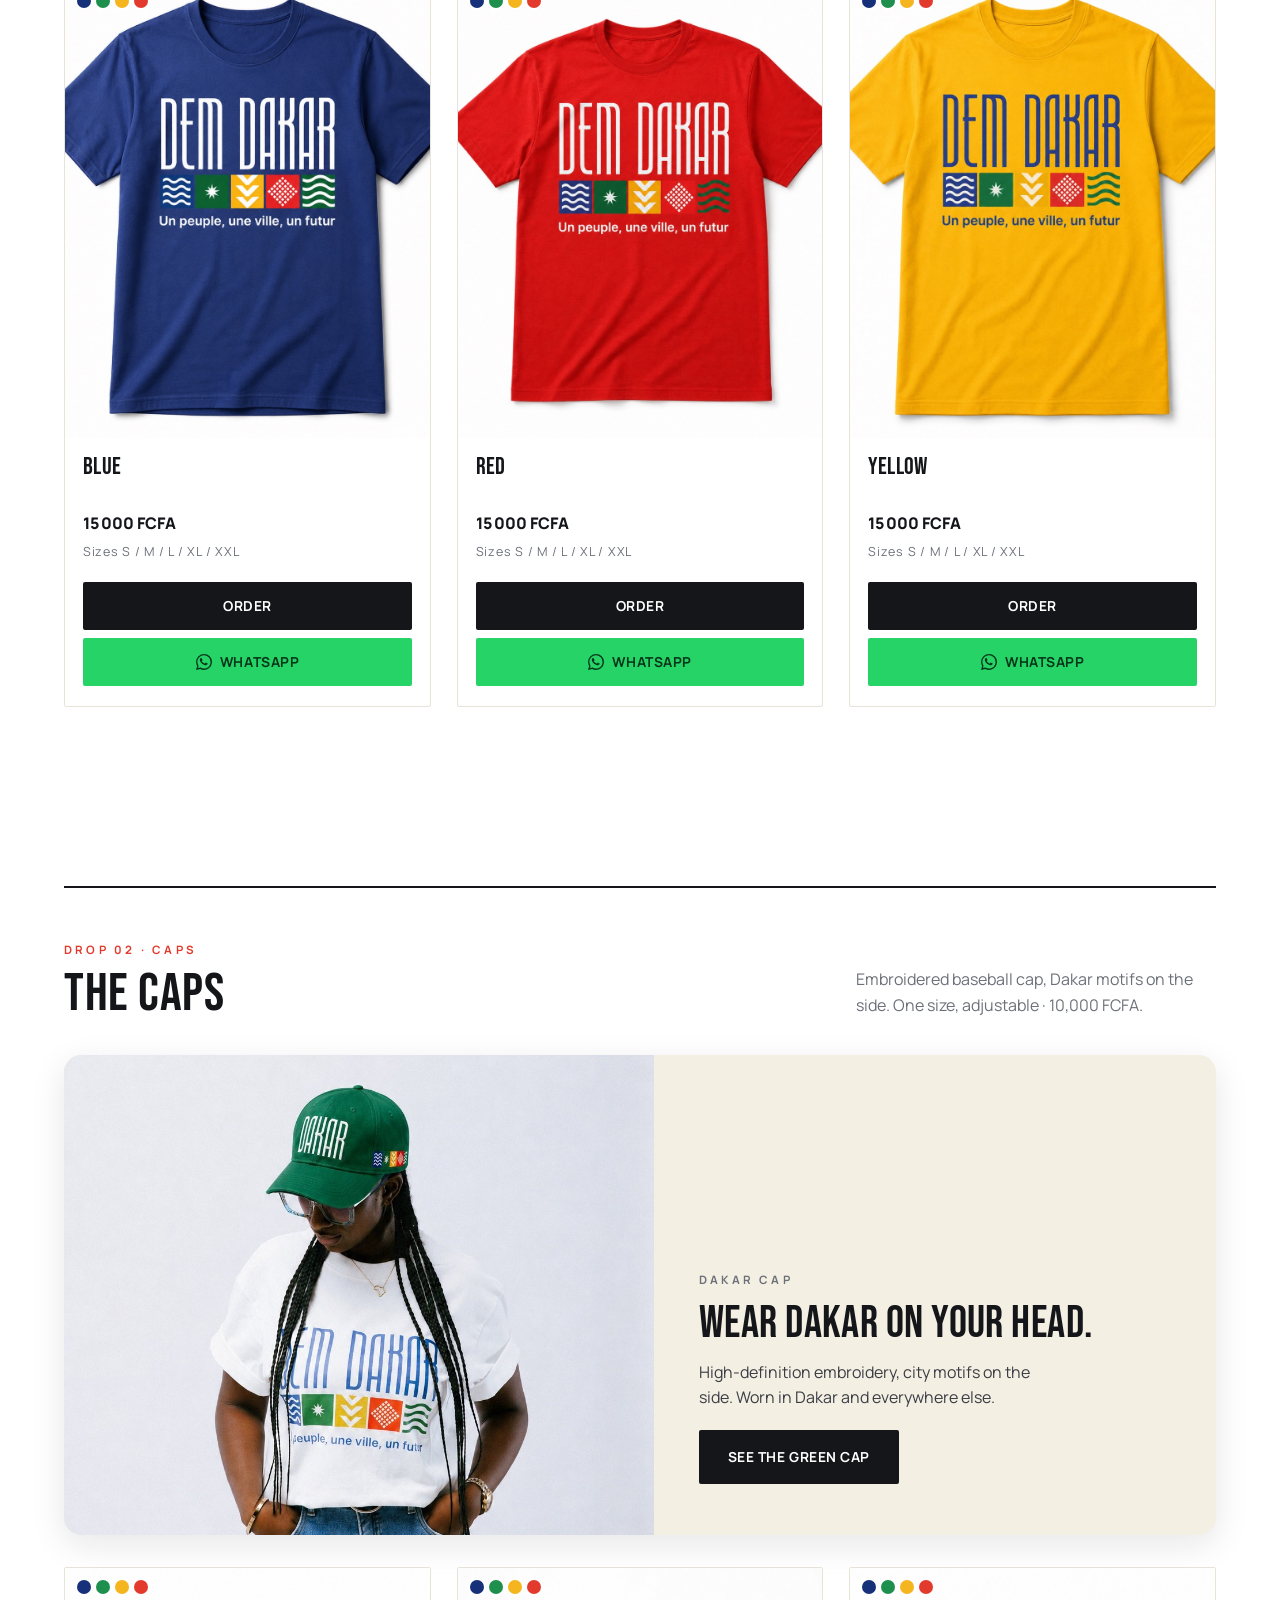
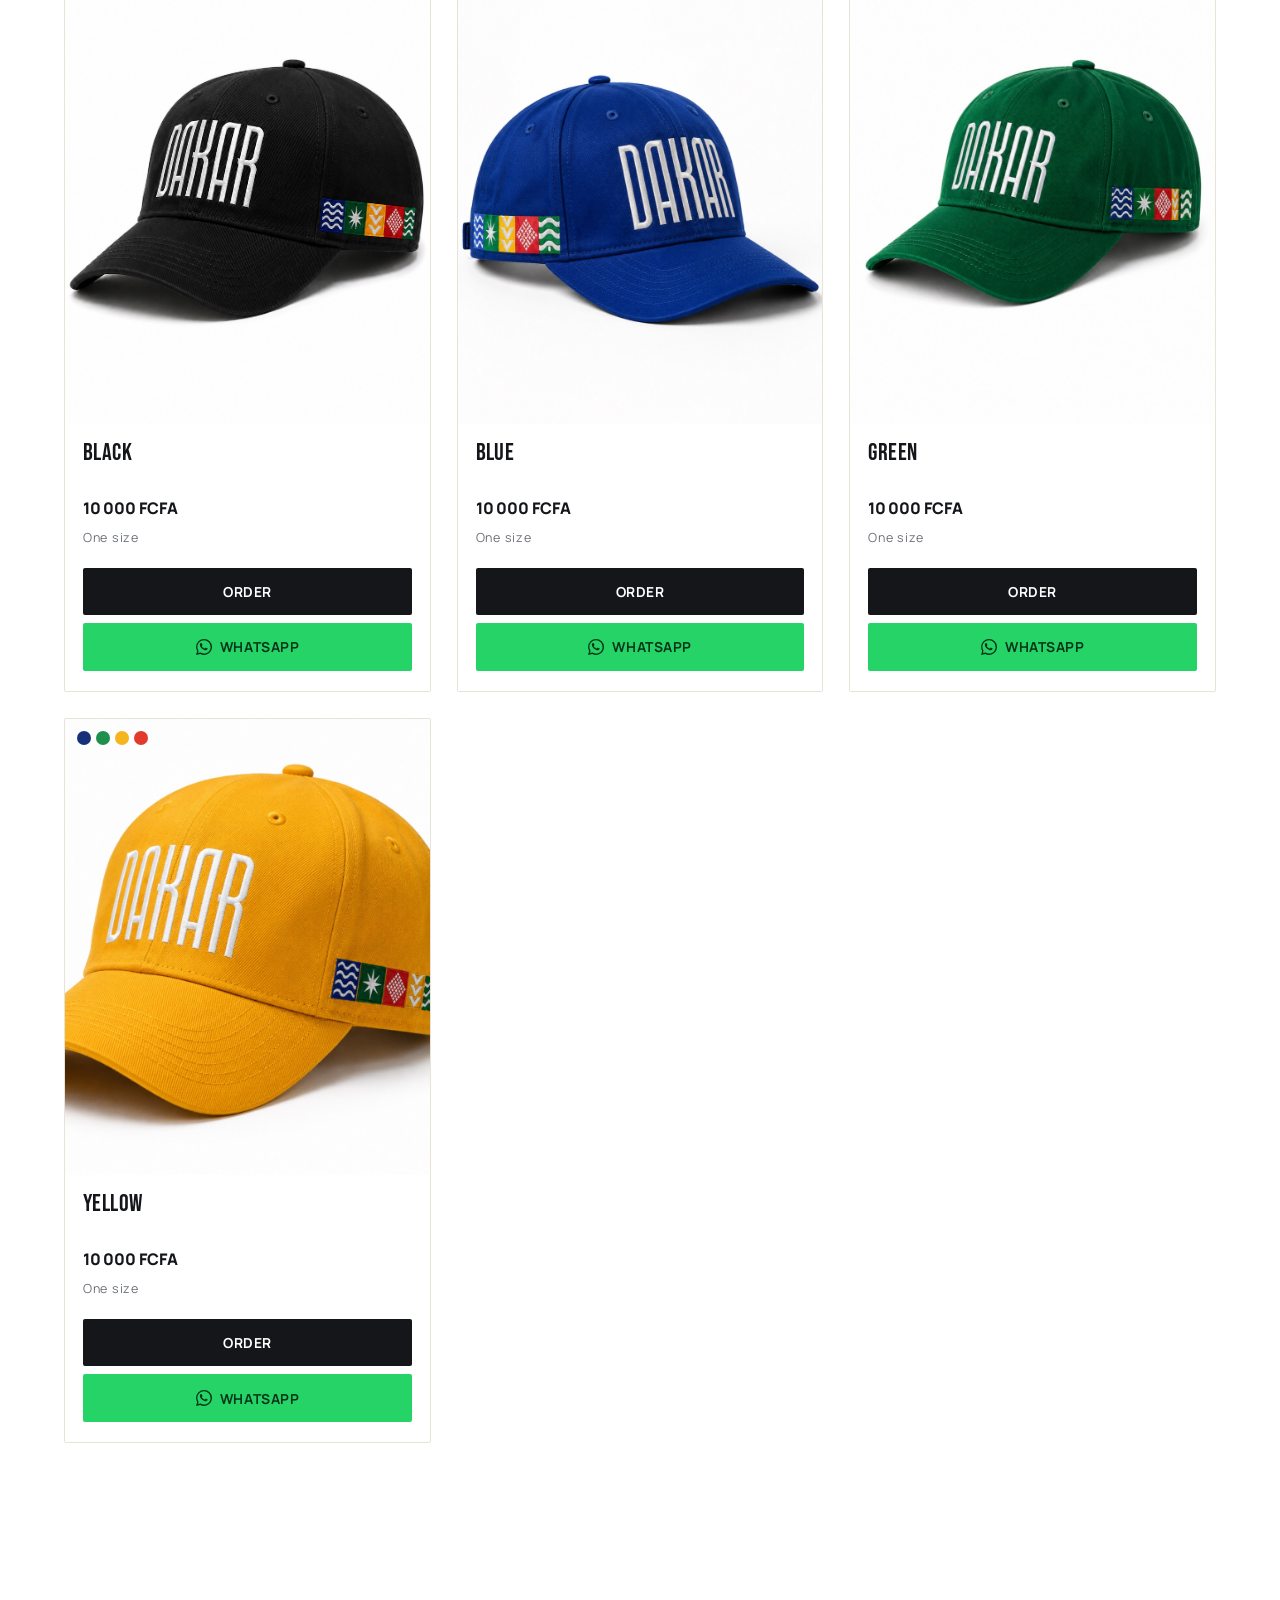
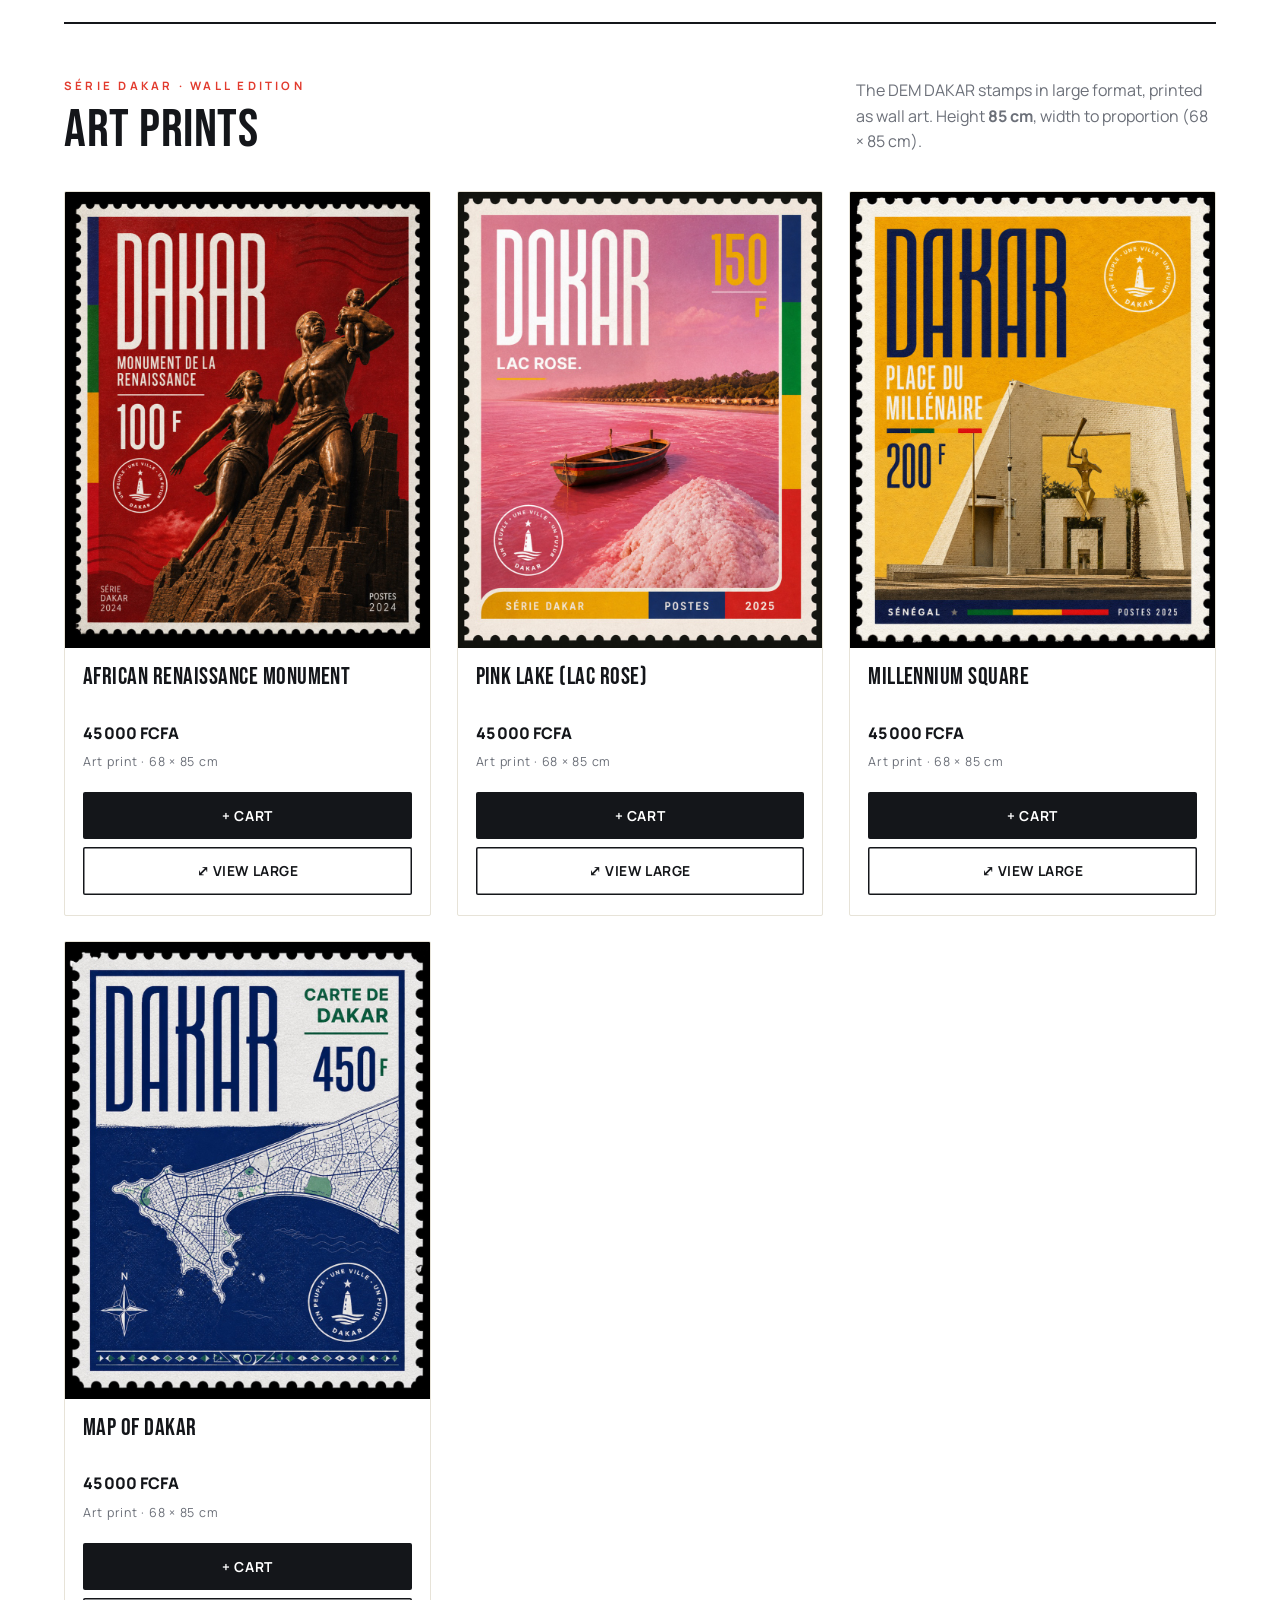
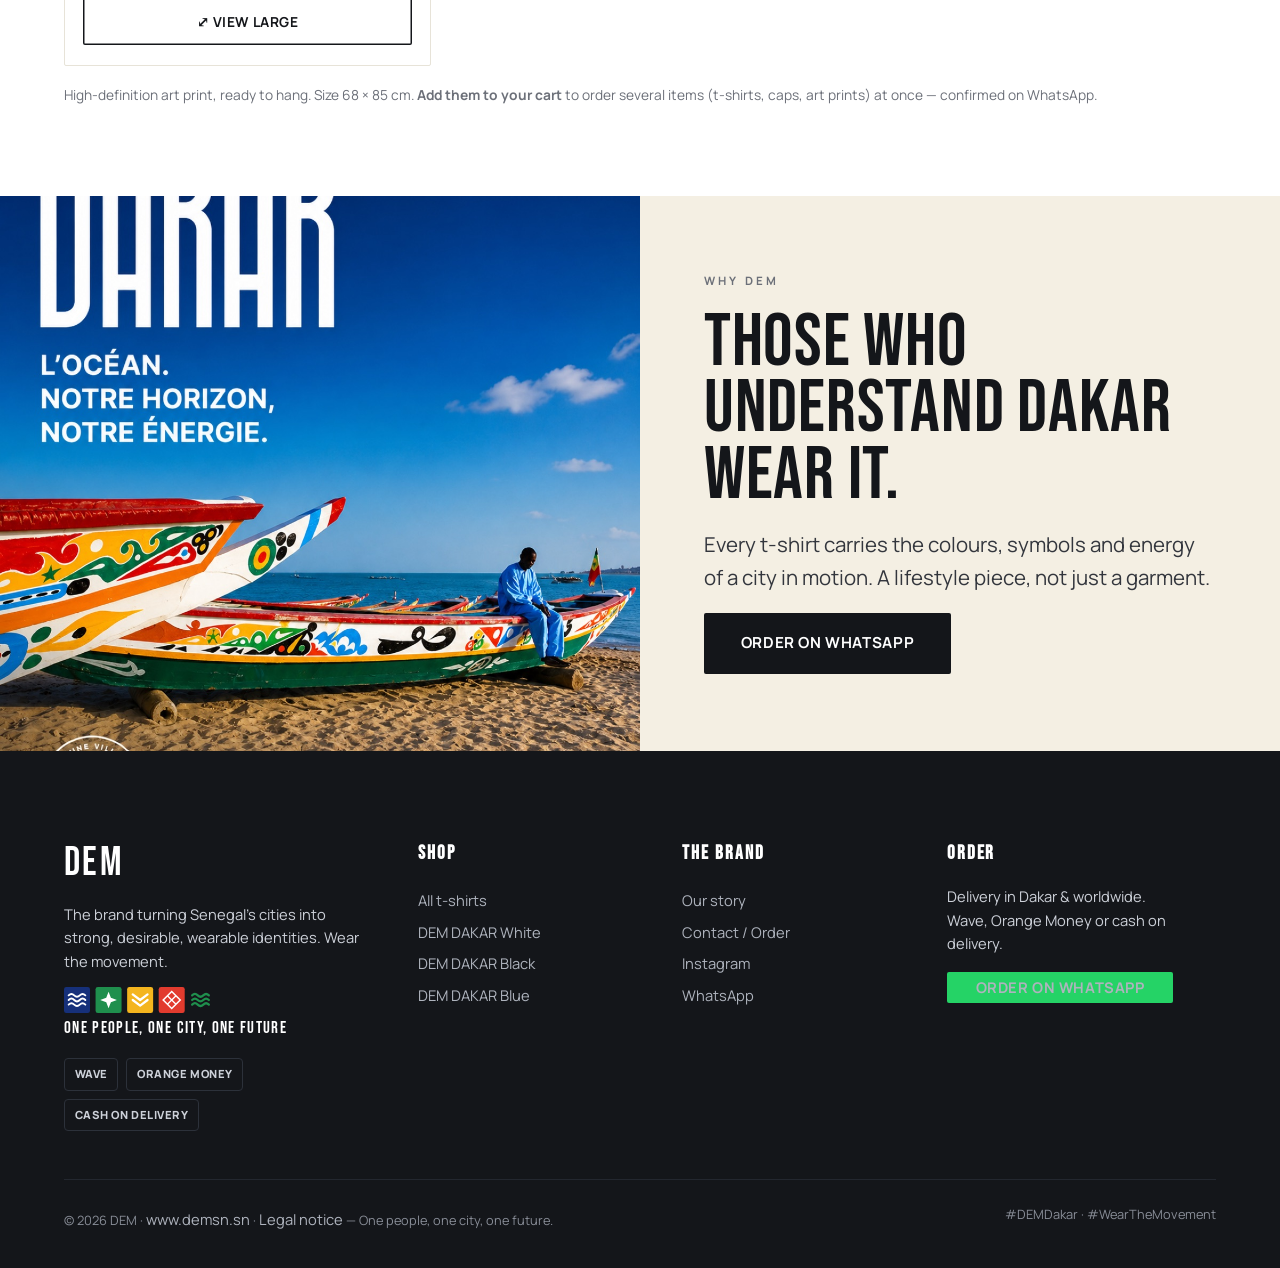
<file: en/boutique.html>
<!DOCTYPE html>
<html lang="en">
<head>
<meta charset="UTF-8">
<meta name="viewport" content="width=device-width, initial-scale=1">
<meta name="google-site-verification" content="v9NeFC_WLlWBevtPf4V9yKY7LDp27qsuk6rSTomujPk">
<title>Shop DEM DAKAR — T-shirts, caps & art prints | Delivery in Dakar</title>
<meta name="description" content="DEM DAKAR shop: streetwear t-shirts (15,000 FCFA), caps (10,000 FCFA) and Dakar art prints (45,000 FCFA). Order on WhatsApp or add to cart. Delivery in Dakar, Wave / Orange Money.">
<meta name="keywords" content="DEM DAKAR shop, buy Dakar t-shirt, Dakar cap, Dakar art print, Senegalese streetwear, Senegal fashion">
<meta name="robots" content="index, follow, max-image-preview:large">
<meta name="theme-color" content="#16307a">
<link rel="canonical" href="https://www.demsn.sn/en/boutique.html">
<meta property="og:type" content="website">
<meta property="og:site_name" content="DEM DAKAR">
<meta property="og:locale" content="en">
<meta property="og:title" content="Shop DEM DAKAR — T-shirts, caps & art prints">
<meta property="og:description" content="Streetwear t-shirts, caps and art prints inspired by Dakar. Delivery in Dakar · Wave / Orange Money.">
<meta property="og:url" content="https://www.demsn.sn/en/boutique.html">
<meta property="og:image" content="https://www.demsn.sn/assets/lifestyle/studio-rack.jpg">
<meta name="twitter:card" content="summary_large_image">
<meta name="twitter:image" content="https://www.demsn.sn/assets/lifestyle/studio-rack.jpg">
<link rel="preconnect" href="https://fonts.googleapis.com">
<link rel="preconnect" href="https://fonts.gstatic.com" crossorigin>
<link href="https://fonts.googleapis.com/css2?family=Bebas+Neue&family=Manrope:wght@400;500;600;700;800&display=swap" rel="stylesheet">
<link rel="icon" href="data:image/svg+xml,<svg xmlns='http://www.w3.org/2000/svg' viewBox='0 0 100 100'><rect width='100' height='100' fill='%23e23b2e'/><text x='50' y='72' font-family='Arial Narrow,sans-serif' font-size='62' font-weight='bold' fill='white' text-anchor='middle'>D</text></svg>">
<link rel="stylesheet" href="../css/styles.css">
<!-- Meta Pixel Code -->
<script>
!function(f,b,e,v,n,t,s)
{if(f.fbq)return;n=f.fbq=function(){n.callMethod?
n.callMethod.apply(n,arguments):n.queue.push(arguments)};
if(!f._fbq)f._fbq=n;n.push=n;n.loaded=!0;n.version='2.0';
n.queue=[];t=b.createElement(e);t.async=!0;
t.src=v;s=b.getElementsByTagName(e)[0];
s.parentNode.insertBefore(t,s)}(window,document,'script',
'https://connect.facebook.net/en_US/fbevents.js');
fbq('init', '207160157677890');
fbq('track', 'PageView');
</script>
<noscript><img height="1" width="1" style="display:none"
src="https://www.facebook.com/tr?id=207160157677890&ev=PageView&noscript=1"/></noscript>
<!-- End Meta Pixel Code -->
</head>
<body>

<header class="site-header">
  <div class="wrap nav">
    <a class="brand" href="index.html"><span class="brand__mark">DEM</span><span class="brand__sub">Dakar</span></a>
    <nav class="nav__links" id="navLinks">
      <a href="index.html">Home</a><a href="boutique.html">Shop</a><a href="histoire.html">Our story</a><a href="contact.html">Contact</a>
    </nav>
    <div class="nav__actions">
      <a class="icon-btn" data-ig target="_blank" rel="noopener" aria-label="Instagram"><svg viewBox="0 0 24 24" fill="none" stroke="currentColor" stroke-width="2"><rect x="2" y="2" width="20" height="20" rx="5"/><circle cx="12" cy="12" r="4"/><circle cx="17.5" cy="6.5" r="1" fill="currentColor" stroke="none"/></svg></a>
      <button class="icon-btn" data-open-cart aria-label="Cart"><svg viewBox="0 0 24 24" fill="none" stroke="currentColor" stroke-width="2"><path d="M6 2L3 6v14a2 2 0 0 0 2 2h14a2 2 0 0 0 2-2V6l-3-4z"/><path d="M3 6h18"/><path d="M16 10a4 4 0 0 1-8 0"/></svg><span class="cart-count" data-count="0">0</span></button>
      <button class="burger" id="burger" aria-label="Menu"><span></span><span></span><span></span></button>
    </div>
  </div>
</header>

<section class="page-hero">
  <div class="wrap">
    <p class="breadcrumb"><a href="index.html">Home</a> / Shop</p>
    <span class="eyebrow">Drop 001 · DEM DAKAR</span>
    <h1>The shop</h1>
    <p class="lead" style="margin-top:1rem">T-shirts, caps and art prints. The full DEM DAKAR universe, premium and inspired by the city. <b>Delivery in Dakar.</b></p>
    <div class="hero__cta" style="margin-top:1.4rem;display:flex;gap:.7rem;flex-wrap:wrap">
      <a href="#tshirts" class="btn btn--ghost">T-shirts</a>
      <a href="#casquettes" class="btn btn--ghost">Caps</a>
      <a href="#timbres" class="btn btn--ghost">Art prints</a>
    </div>
  </div>
</section>

<!-- T-SHIRTS -->
<section class="section section--tight" id="tshirts">
  <div class="wrap">
    <div class="cat-head" style="border-top:none;padding-top:0">
      <div>
        <span class="eyebrow">Drop 01 · DEM DAKAR</span>
        <h2 style="margin-top:.5rem">The t-shirts</h2>
      </div>
      <p>Straight cut, plain sleeves, high-definition print. Six colours · 15,000 FCFA.</p>
    </div>
    <div class="grid-products" id="shopGrid"></div>
  </div>
</section>

<!-- CAPS -->
<section class="section section--tight" id="casquettes">
  <div class="wrap">
    <div class="cat-head">
      <div>
        <span class="eyebrow">Drop 02 · Caps</span>
        <h2 style="margin-top:.5rem">The caps</h2>
      </div>
      <p>Embroidered baseball cap, Dakar motifs on the side. One size, adjustable · 10,000 FCFA.</p>
    </div>
    <div class="cap-lifestyle">
      <div class="cap-lifestyle__media"><img src="../assets/lifestyle/model-02-cap.jpg" alt="Green DAKAR cap worn with the white DEM DAKAR t-shirt"></div>
      <div class="cap-lifestyle__body">
        <span class="eyebrow">DAKAR cap</span>
        <h3>Wear Dakar on your head.</h3>
        <p>High-definition embroidery, city motifs on the side. Worn in Dakar and everywhere else.</p>
        <a class="btn btn--solid" href="produit.html?id=cap-vert" style="width:max-content">See the green cap</a>
      </div>
    </div>
    <div class="grid-products" id="capsGrid"></div>
  </div>
</section>

<!-- ART PRINTS -->
<section class="section section--tight timbres" id="timbres">
  <div class="wrap">
    <div class="cat-head">
      <div>
        <span class="eyebrow">Série Dakar · wall edition</span>
        <h2 style="margin-top:.5rem">Art prints</h2>
      </div>
      <p>The DEM DAKAR stamps in large format, printed as wall art. Height <b>85 cm</b>, width to proportion (68 × 85 cm).</p>
    </div>
    <div class="grid-products" id="tableauxGrid"></div>
    <p class="tbl-note">High-definition art print, ready to hang. Size 68 × 85 cm. <strong>Add them to your cart</strong> to order several items (t-shirts, caps, art prints) at once — confirmed on WhatsApp.</p>
  </div>
</section>

<section class="split split--cream">
  <div class="split__media"><img src="../assets/lifestyle/ocean.jpg" alt="The ocean of Dakar"></div>
  <div class="split__body">
    <span class="eyebrow">Why DEM</span>
    <h2>Those who understand Dakar wear it.</h2>
    <p class="lead">Every t-shirt carries the colours, symbols and energy of a city in motion. A lifestyle piece, not just a garment.</p>
    <a class="btn btn--solid btn--lg" data-wa="Hello, I'd like to order a DEM DAKAR t-shirt." target="_blank" rel="noopener" style="width:max-content">Order on WhatsApp</a>
  </div>
</section>

<footer class="site-footer">
  <div class="wrap">
    <div class="footer-grid">
      <div class="footer-brand">
        <a class="brand" href="index.html"><span class="brand__mark">DEM</span><span class="brand__sub">Dakar</span></a>
        <p>The brand turning Senegal's cities into strong, desirable, wearable identities. Wear the movement.</p>
        <div class="pay-row"><span class="pay">WAVE</span><span class="pay">ORANGE MONEY</span><span class="pay">CASH ON DELIVERY</span></div>
      </div>
      <div><h4>Shop</h4><a href="boutique.html">All t-shirts</a><br><a href="produit.html?id=blanc">DEM DAKAR White</a><br><a href="produit.html?id=noir">DEM DAKAR Black</a><br><a href="produit.html?id=bleu">DEM DAKAR Blue</a></div>
      <div><h4>The brand</h4><a href="histoire.html">Our story</a><br><a href="contact.html">Contact / Order</a><br><a data-ig target="_blank" rel="noopener">Instagram</a><br><a data-wa target="_blank" rel="noopener">WhatsApp</a></div>
      <div><h4>Order</h4><p style="font-size:.92rem">Delivery in Dakar & worldwide.<br>Wave, Orange Money or cash on delivery.</p><a class="btn btn--wa" data-wa target="_blank" rel="noopener" style="margin-top:1rem">Order on WhatsApp</a></div>
    </div>
    <div class="foot-bottom"><span>© <span data-year></span> DEM · <a href="https://www.demsn.sn" style="color:#aeb3bd">www.demsn.sn</a> · <a href="mentions.html" style="color:#aeb3bd">Legal notice</a> — One people, one city, one future.</span><span>#DEMDakar · #WearTheMovement</span></div>
  </div>
</footer>

<a class="wa-float" data-wa="Hello, I'd like to order a DEM DAKAR t-shirt." target="_blank" rel="noopener"><svg viewBox="0 0 24 24" fill="currentColor"><path d="M.06 24l1.68-6.13A11.86 11.86 0 0 1 .16 11.9 11.94 11.94 0 0 1 12.07 0a11.86 11.86 0 0 1 8.44 3.5 11.82 11.82 0 0 1 3.49 8.42c0 6.56-5.35 11.9-11.93 11.9a12 12 0 0 1-5.7-1.45L.06 24zM6.6 20.13l.36.21a9.86 9.86 0 0 0 5.02 1.38h.01c5.45 0 9.9-4.43 9.9-9.88a9.82 9.82 0 0 0-2.9-6.99 9.8 9.8 0 0 0-6.99-2.9c-5.46 0-9.9 4.44-9.9 9.89a9.83 9.83 0 0 0 1.51 5.26l.24.38-1 3.63 3.75-.98z"/></svg><span>WhatsApp</span></a>

<div class="overlay" id="overlay"></div>
<aside class="drawer" id="cartDrawer" aria-label="Cart">
  <div class="drawer__head"><h3>Your cart</h3><button class="icon-btn" id="cartClose" aria-label="Close"><svg viewBox="0 0 24 24" fill="none" stroke="currentColor" stroke-width="2"><path d="M6 6l12 12M18 6L6 18"/></svg></button></div>
  <div class="drawer__body" id="cartBody"></div>
  <div class="drawer__foot" id="cartFoot">
    <div class="drawer__total"><span>Total</span><span id="cartTotal">0 FCFA</span></div>
    <button class="btn btn--wa btn--block btn--lg" id="cartCheckout"><svg viewBox="0 0 24 24" fill="currentColor" width="18" height="18"><path d="M.06 24l1.68-6.13A11.86 11.86 0 0 1 .16 11.9 11.94 11.94 0 0 1 12.07 0a11.86 11.86 0 0 1 8.44 3.5 11.82 11.82 0 0 1 3.49 8.42c0 6.56-5.35 11.9-11.93 11.9a12 12 0 0 1-5.7-1.45L.06 24z"/></svg> Order on WhatsApp</button>
    <p class="drawer__note">Wave · Orange Money · cash on delivery in Dakar</p>
  </div>
</aside>

<script src="../js/main.js"></script>
</body>
</html>
</file>
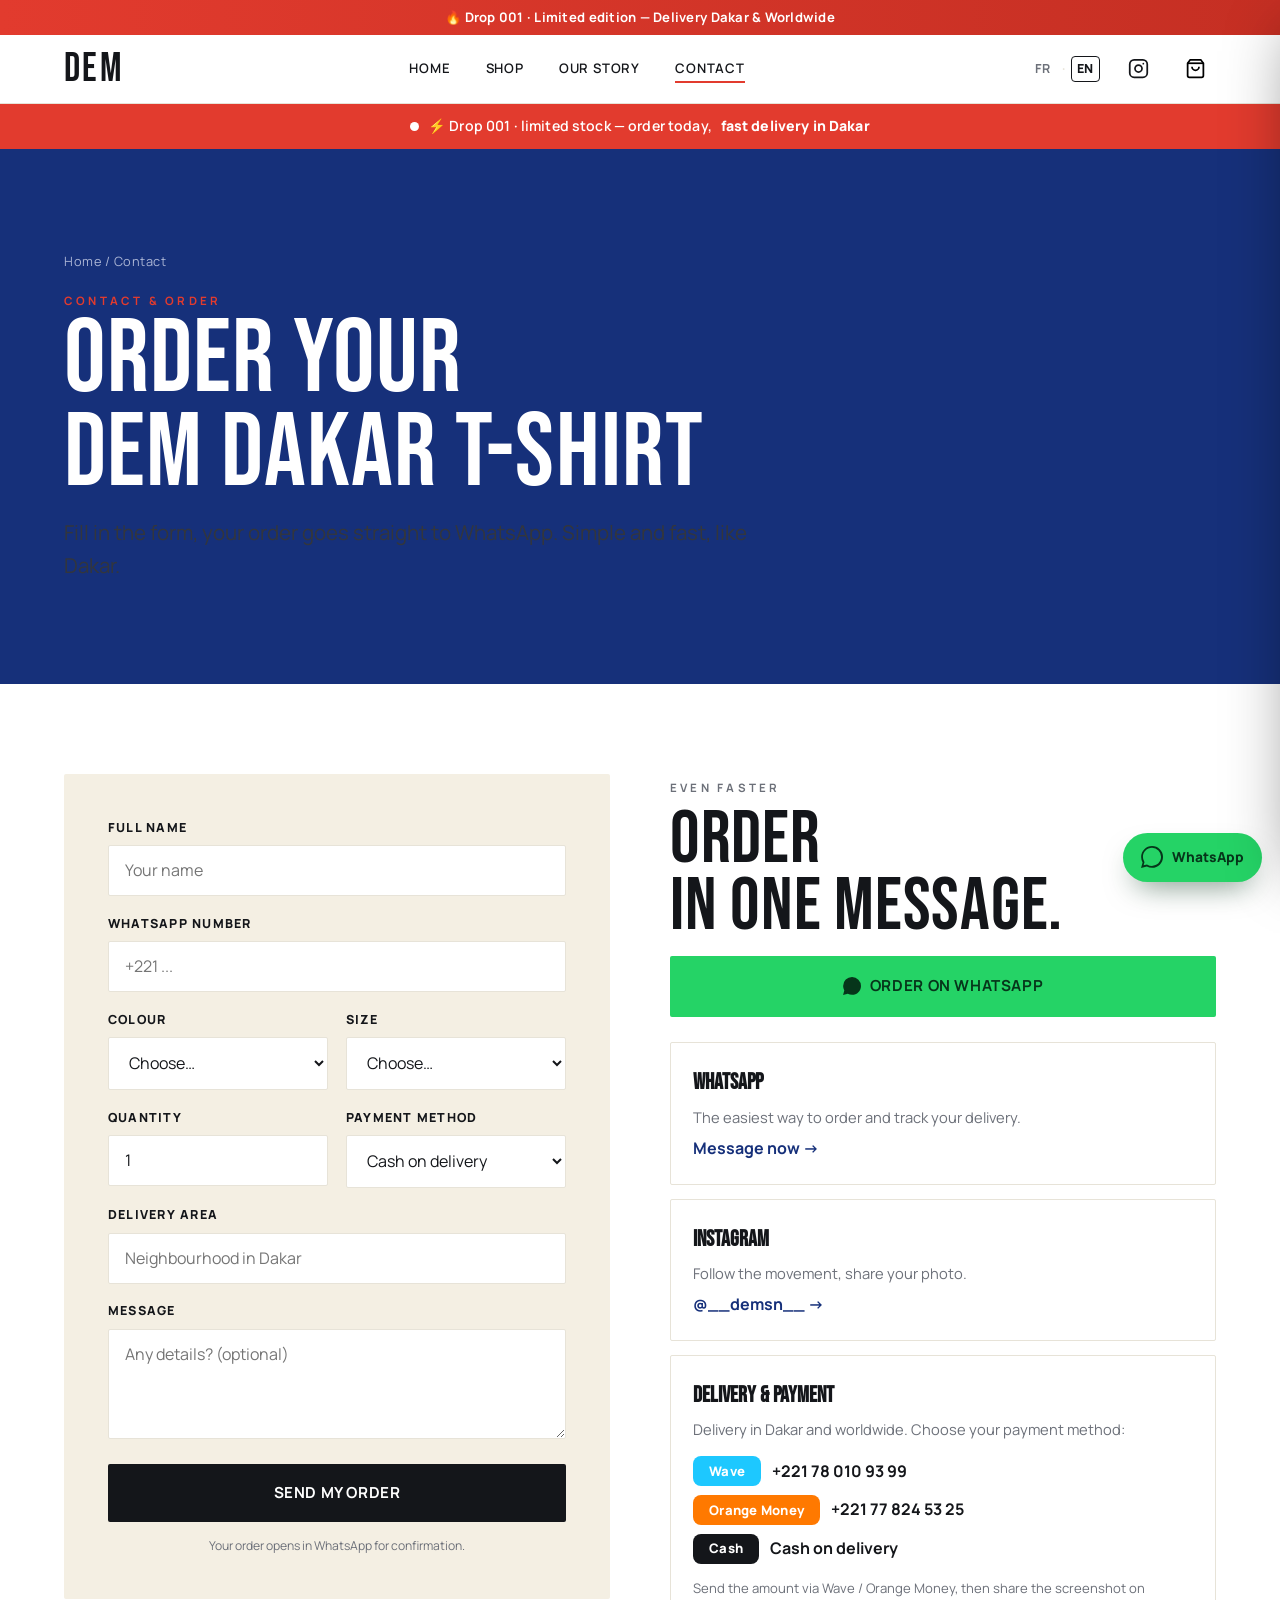
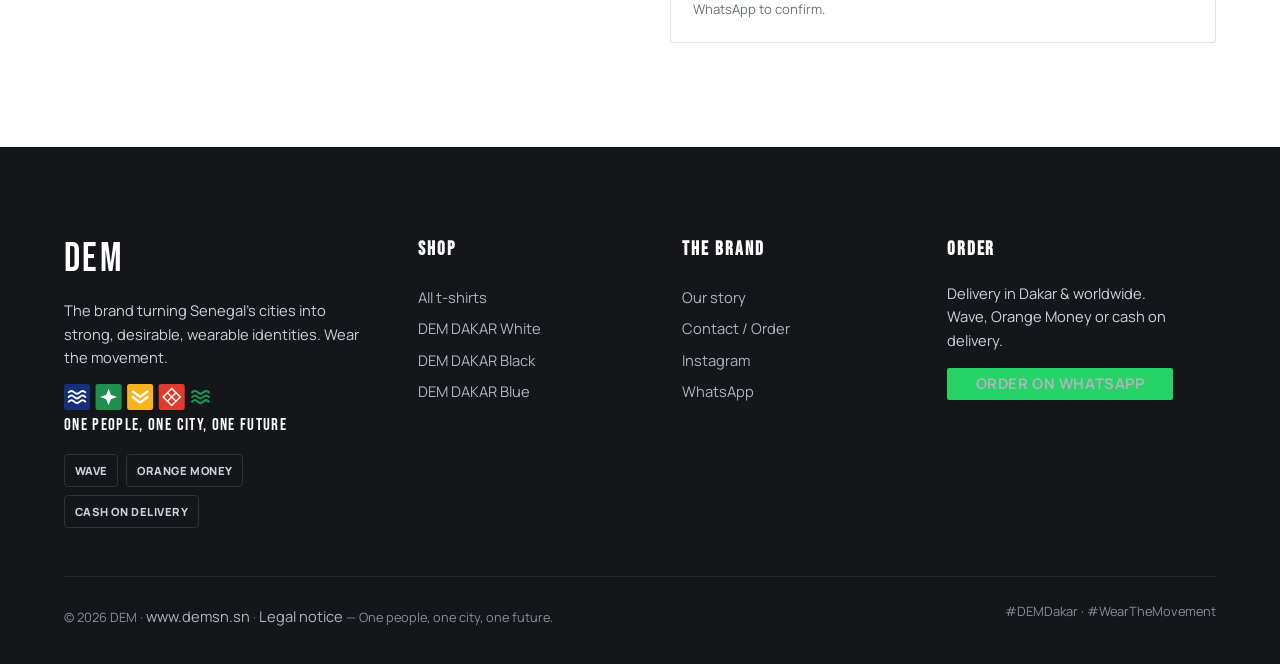
<file: en/contact.html>
<!DOCTYPE html>
<html lang="en">
<head>
<meta charset="UTF-8">
<meta name="viewport" content="width=device-width, initial-scale=1">
<meta name="google-site-verification" content="v9NeFC_WLlWBevtPf4V9yKY7LDp27qsuk6rSTomujPk">
<title>Order DEM DAKAR — WhatsApp, Wave & Orange Money | Delivery in Dakar</title>
<meta name="description" content="Order your DEM DAKAR t-shirts, caps and art prints. Order directly on WhatsApp (+221 78 010 93 99). Delivery in Dakar, Wave / Orange Money / cash on delivery.">
<meta name="robots" content="index, follow, max-image-preview:large">
<meta name="theme-color" content="#16307a">
<link rel="canonical" href="https://www.demsn.sn/en/contact.html">
<meta property="og:type" content="website">
<meta property="og:site_name" content="DEM DAKAR">
<meta property="og:locale" content="en">
<meta property="og:title" content="Order DEM DAKAR — WhatsApp, Wave, Orange Money">
<meta property="og:description" content="Order your DEM DAKAR t-shirts, caps and art prints. Delivery in Dakar.">
<meta property="og:url" content="https://www.demsn.sn/en/contact.html">
<meta property="og:image" content="https://www.demsn.sn/assets/lifestyle/hero-couple.jpg">
<meta name="twitter:card" content="summary_large_image">
<meta name="twitter:image" content="https://www.demsn.sn/assets/lifestyle/hero-couple.jpg">
<link rel="preconnect" href="https://fonts.googleapis.com">
<link rel="preconnect" href="https://fonts.gstatic.com" crossorigin>
<link href="https://fonts.googleapis.com/css2?family=Bebas+Neue&family=Manrope:wght@400;500;600;700;800&display=swap" rel="stylesheet">
<link rel="icon" href="data:image/svg+xml,<svg xmlns='http://www.w3.org/2000/svg' viewBox='0 0 100 100'><rect width='100' height='100' fill='%23e23b2e'/><text x='50' y='72' font-family='Arial Narrow,sans-serif' font-size='62' font-weight='bold' fill='white' text-anchor='middle'>D</text></svg>">
<link rel="stylesheet" href="../css/styles.css">
<!-- Meta Pixel Code -->
<script>
!function(f,b,e,v,n,t,s)
{if(f.fbq)return;n=f.fbq=function(){n.callMethod?
n.callMethod.apply(n,arguments):n.queue.push(arguments)};
if(!f._fbq)f._fbq=n;n.push=n;n.loaded=!0;n.version='2.0';
n.queue=[];t=b.createElement(e);t.async=!0;
t.src=v;s=b.getElementsByTagName(e)[0];
s.parentNode.insertBefore(t,s)}(window,document,'script',
'https://connect.facebook.net/en_US/fbevents.js');
fbq('init', '207160157677890');
fbq('track', 'PageView');
</script>
<noscript><img height="1" width="1" style="display:none"
src="https://www.facebook.com/tr?id=207160157677890&ev=PageView&noscript=1"/></noscript>
<!-- End Meta Pixel Code -->
</head>
<body>

<header class="site-header">
  <div class="wrap nav">
    <a class="brand" href="index.html"><span class="brand__mark">DEM</span><span class="brand__sub">Dakar</span></a>
    <nav class="nav__links" id="navLinks">
      <a href="index.html">Home</a><a href="boutique.html">Shop</a><a href="histoire.html">Our story</a><a href="contact.html">Contact</a>
    </nav>
    <div class="nav__actions">
      <a class="icon-btn" data-ig target="_blank" rel="noopener" aria-label="Instagram"><svg viewBox="0 0 24 24" fill="none" stroke="currentColor" stroke-width="2"><rect x="2" y="2" width="20" height="20" rx="5"/><circle cx="12" cy="12" r="4"/><circle cx="17.5" cy="6.5" r="1" fill="currentColor" stroke="none"/></svg></a>
      <button class="icon-btn" data-open-cart aria-label="Cart"><svg viewBox="0 0 24 24" fill="none" stroke="currentColor" stroke-width="2"><path d="M6 2L3 6v14a2 2 0 0 0 2 2h14a2 2 0 0 0 2-2V6l-3-4z"/><path d="M3 6h18"/><path d="M16 10a4 4 0 0 1-8 0"/></svg><span class="cart-count" data-count="0">0</span></button>
      <button class="burger" id="burger" aria-label="Menu"><span></span><span></span><span></span></button>
    </div>
  </div>
</header>

<div class="urgency-bar">
  <span class="pulse"></span>
  ⚡ Drop 001 · limited stock — order today, <b>fast delivery in Dakar</b>
</div>

<section class="page-hero page-hero--order">
  <div class="wrap">
    <p class="breadcrumb"><a href="index.html">Home</a> / Contact</p>
    <span class="eyebrow">Contact &amp; order</span>
    <h1>Order your<br>DEM DAKAR t-shirt</h1>
    <p class="lead" style="margin-top:1rem">Fill in the form, your order goes straight to WhatsApp. Simple and fast, like Dakar.</p>
  </div>
</section>

<section class="section section--tight">
  <div class="wrap contact-grid">

    <div>
      <form id="orderForm" class="form-card">
        <div class="field">
          <label for="nom">Full name</label>
          <input id="nom" name="nom" type="text" placeholder="Your name" required>
        </div>
        <div class="field">
          <label for="tel">WhatsApp number</label>
          <input id="tel" name="tel" type="tel" placeholder="+221 ..." required>
        </div>
        <div class="field-2">
          <div class="field">
            <label for="couleur">Colour</label>
            <select id="couleur" name="couleur" required>
              <option value="">Choose…</option>
              <option>White</option><option>Black</option><option>Green</option>
              <option>Blue</option><option>Red</option><option>Yellow</option>
            </select>
          </div>
          <div class="field">
            <label for="taille">Size</label>
            <select id="taille" name="taille" required>
              <option value="">Choose…</option>
              <option>S</option><option>M</option><option>L</option><option>XL</option><option>XXL</option>
            </select>
          </div>
        </div>
        <div class="field-2">
          <div class="field">
            <label for="quantite">Quantity</label>
            <input id="quantite" name="quantite" type="number" min="1" value="1" required>
          </div>
          <div class="field">
            <label for="paiement">Payment method</label>
            <select id="paiement" name="paiement" required>
              <option value="">Choose…</option>
              <option>Wave</option>
              <option>Orange Money</option>
              <option selected>Cash on delivery</option>
            </select>
          </div>
        </div>
        <div class="field">
          <label for="zone">Delivery area</label>
          <input id="zone" name="zone" type="text" placeholder="Neighbourhood in Dakar" required>
        </div>
        <div class="field">
          <label for="message">Message</label>
          <textarea id="message" name="message" placeholder="Any details? (optional)"></textarea>
        </div>
        <button type="submit" class="btn btn--solid btn--lg btn--block">Send my order</button>
        <p class="drawer__note" style="margin-top:.9rem">Your order opens in WhatsApp for confirmation.</p>
      </form>
    </div>

    <aside class="contact-side">
      <span class="eyebrow">Even faster</span>
      <h2 style="margin:.5rem 0 1rem">Order<br>in one message.</h2>
      <a class="btn btn--wa btn--lg btn--block" data-wa="Hello, I'd like to order a DEM DAKAR t-shirt.%0AColour:%0ASize:%0AQuantity:%0ADelivery area:" target="_blank" rel="noopener" style="margin-bottom:1.6rem">
        <svg viewBox="0 0 24 24" fill="currentColor" width="18" height="18"><path d="M.06 24l1.68-6.13A11.86 11.86 0 0 1 .16 11.9 11.94 11.94 0 0 1 12.07 0a11.86 11.86 0 0 1 8.44 3.5 11.82 11.82 0 0 1 3.49 8.42c0 6.56-5.35 11.9-11.93 11.9a12 12 0 0 1-5.7-1.45L.06 24z"/></svg>
        Order on WhatsApp
      </a>

      <div class="contact-card">
        <h4>WhatsApp</h4>
        <p style="color:var(--muted);font-size:.92rem;margin-bottom:.4rem">The easiest way to order and track your delivery.</p>
        <a data-wa target="_blank" rel="noopener">Message now →</a>
      </div>
      <div class="contact-card">
        <h4>Instagram</h4>
        <p style="color:var(--muted);font-size:.92rem;margin-bottom:.4rem">Follow the movement, share your photo.</p>
        <a data-ig target="_blank" rel="noopener">@__demsn__ →</a>
      </div>
      <div class="contact-card">
        <h4>Delivery &amp; payment</h4>
        <p style="color:var(--muted);font-size:.92rem">Delivery in Dakar and worldwide. Choose your payment method:</p>
        <div style="display:grid;gap:.55rem;margin-top:.9rem">
          <div style="display:flex;align-items:center;gap:.7rem">
            <span class="pm-card__badge pm-card__badge--wave" style="height:30px;font-size:.82rem">Wave</span>
            <b style="color:var(--ink)" data-pay-wave>+221 78 010 93 99</b>
          </div>
          <div style="display:flex;align-items:center;gap:.7rem">
            <span class="pm-card__badge pm-card__badge--om" style="height:30px;font-size:.82rem">Orange Money</span>
            <b style="color:var(--ink)" data-pay-om>+221 77 824 53 25</b>
          </div>
          <div style="display:flex;align-items:center;gap:.7rem">
            <span class="pm-card__badge pm-card__badge--cod" style="height:30px;font-size:.82rem">Cash</span>
            <b style="color:var(--ink)">Cash on delivery</b>
          </div>
        </div>
        <p style="color:var(--muted);font-size:.82rem;margin-top:.9rem">Send the amount via Wave / Orange Money, then share the screenshot on WhatsApp to confirm.</p>
      </div>
    </aside>
  </div>
</section>

<footer class="site-footer">
  <div class="wrap">
    <div class="footer-grid">
      <div class="footer-brand">
        <a class="brand" href="index.html"><span class="brand__mark">DEM</span><span class="brand__sub">Dakar</span></a>
        <p>The brand turning Senegal's cities into strong, desirable, wearable identities. Wear the movement.</p>
        <div class="pay-row"><span class="pay">WAVE</span><span class="pay">ORANGE MONEY</span><span class="pay">CASH ON DELIVERY</span></div>
      </div>
      <div><h4>Shop</h4><a href="boutique.html">All t-shirts</a><br><a href="produit.html?id=blanc">DEM DAKAR White</a><br><a href="produit.html?id=noir">DEM DAKAR Black</a><br><a href="produit.html?id=bleu">DEM DAKAR Blue</a></div>
      <div><h4>The brand</h4><a href="histoire.html">Our story</a><br><a href="contact.html">Contact / Order</a><br><a data-ig target="_blank" rel="noopener">Instagram</a><br><a data-wa target="_blank" rel="noopener">WhatsApp</a></div>
      <div><h4>Order</h4><p style="font-size:.92rem">Delivery in Dakar & worldwide.<br>Wave, Orange Money or cash on delivery.</p><a class="btn btn--wa" data-wa target="_blank" rel="noopener" style="margin-top:1rem">Order on WhatsApp</a></div>
    </div>
    <div class="foot-bottom"><span>© <span data-year></span> DEM · <a href="https://www.demsn.sn" style="color:#aeb3bd">www.demsn.sn</a> · <a href="mentions.html" style="color:#aeb3bd">Legal notice</a> — One people, one city, one future.</span><span>#DEMDakar · #WearTheMovement</span></div>
  </div>
</footer>

<a class="wa-float" data-wa="Hello, I'd like to order a DEM DAKAR t-shirt." target="_blank" rel="noopener"><svg viewBox="0 0 24 24" fill="currentColor"><path d="M.06 24l1.68-6.13A11.86 11.86 0 0 1 .16 11.9 11.94 11.94 0 0 1 12.07 0a11.86 11.86 0 0 1 8.44 3.5 11.82 11.82 0 0 1 3.49 8.42c0 6.56-5.35 11.9-11.93 11.9a12 12 0 0 1-5.7-1.45L.06 24zM6.6 20.13l.36.21a9.86 9.86 0 0 0 5.02 1.38h.01c5.45 0 9.9-4.43 9.9-9.88a9.82 9.82 0 0 0-2.9-6.99 9.8 9.8 0 0 0-6.99-2.9c-5.46 0-9.9 4.44-9.9 9.89a9.83 9.83 0 0 0 1.51 5.26l.24.38-1 3.63 3.75-.98z"/></svg><span>WhatsApp</span></a>

<div class="overlay" id="overlay"></div>
<aside class="drawer" id="cartDrawer" aria-label="Cart">
  <div class="drawer__head"><h3>Your cart</h3><button class="icon-btn" id="cartClose" aria-label="Close"><svg viewBox="0 0 24 24" fill="none" stroke="currentColor" stroke-width="2"><path d="M6 6l12 12M18 6L6 18"/></svg></button></div>
  <div class="drawer__body" id="cartBody"></div>
  <div class="drawer__foot" id="cartFoot">
    <div class="drawer__total"><span>Total</span><span id="cartTotal">0 FCFA</span></div>
    <button class="btn btn--wa btn--block btn--lg" id="cartCheckout"><svg viewBox="0 0 24 24" fill="currentColor" width="18" height="18"><path d="M.06 24l1.68-6.13A11.86 11.86 0 0 1 .16 11.9 11.94 11.94 0 0 1 12.07 0a11.86 11.86 0 0 1 8.44 3.5 11.82 11.82 0 0 1 3.49 8.42c0 6.56-5.35 11.9-11.93 11.9a12 12 0 0 1-5.7-1.45L.06 24z"/></svg> Order on WhatsApp</button>
    <p class="drawer__note">Wave · Orange Money · cash on delivery in Dakar</p>
  </div>
</aside>

<script src="../js/main.js"></script>
</body>
</html>
</file>
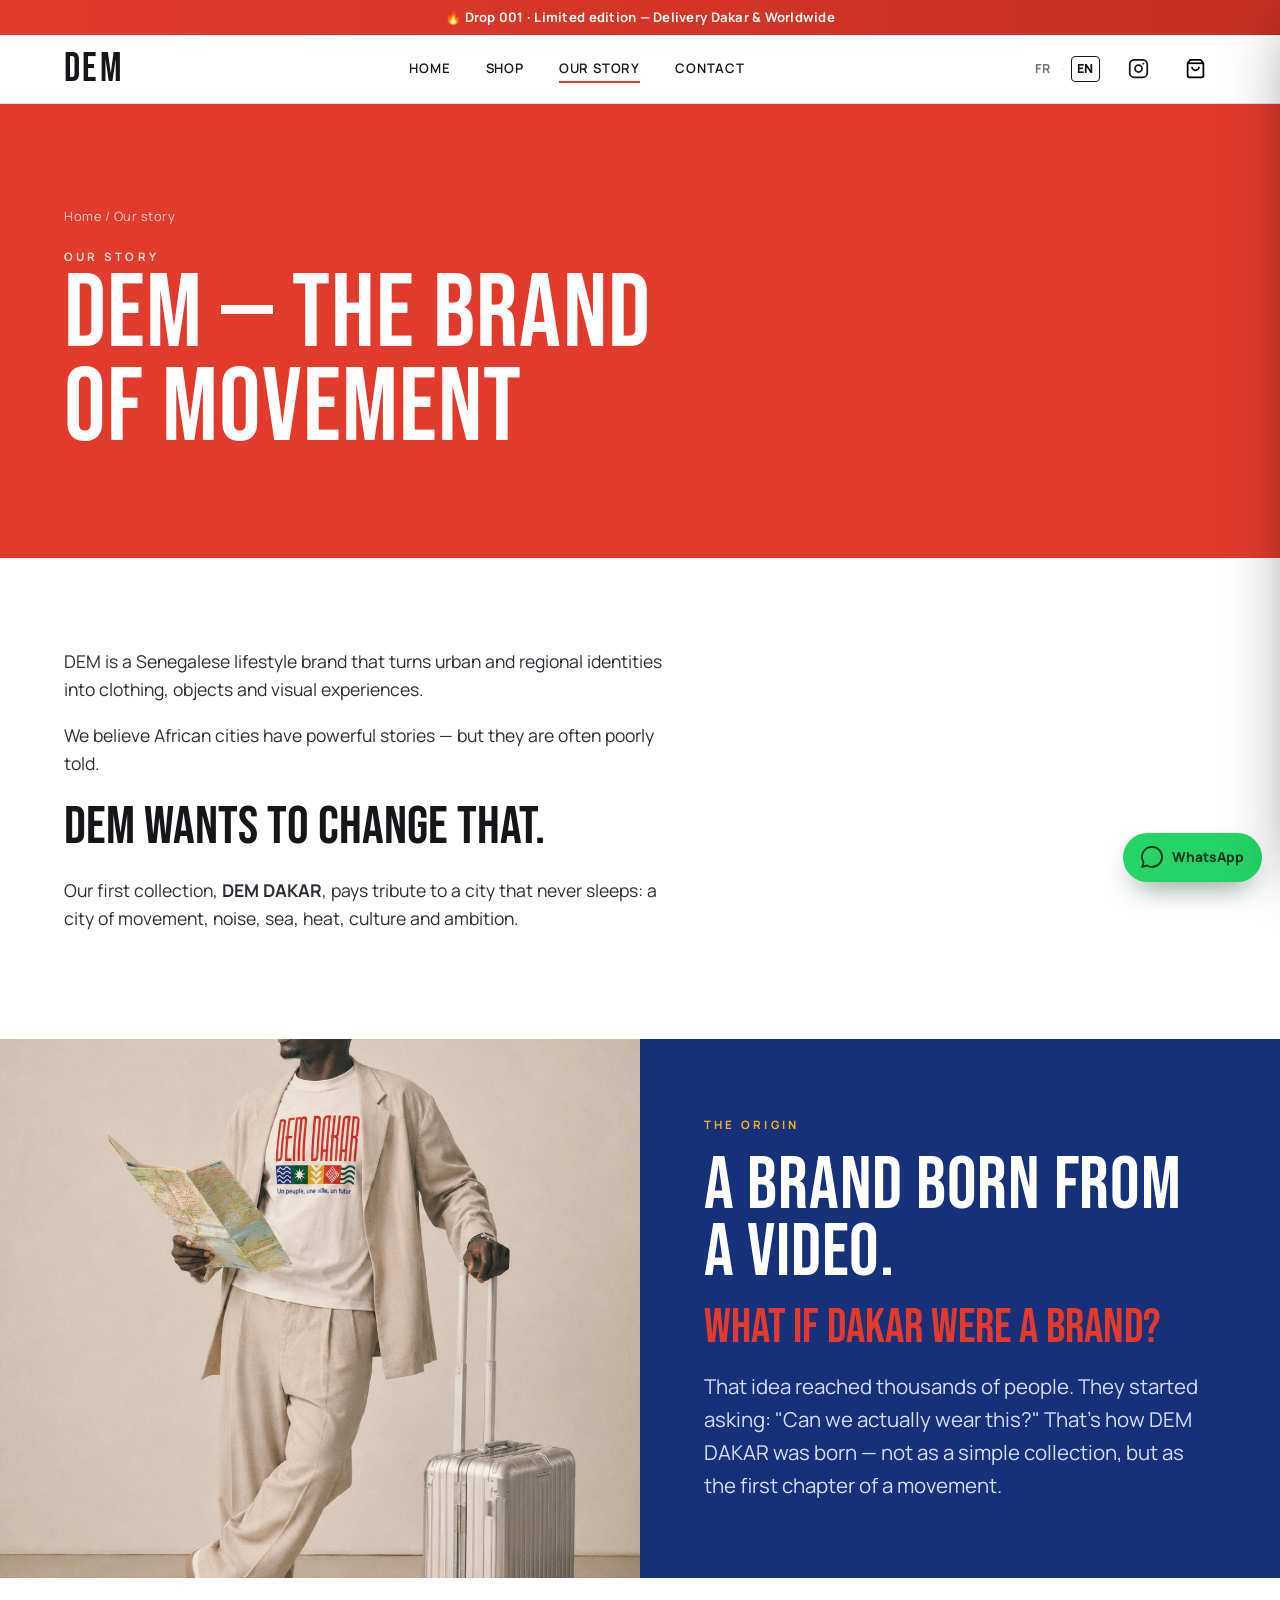
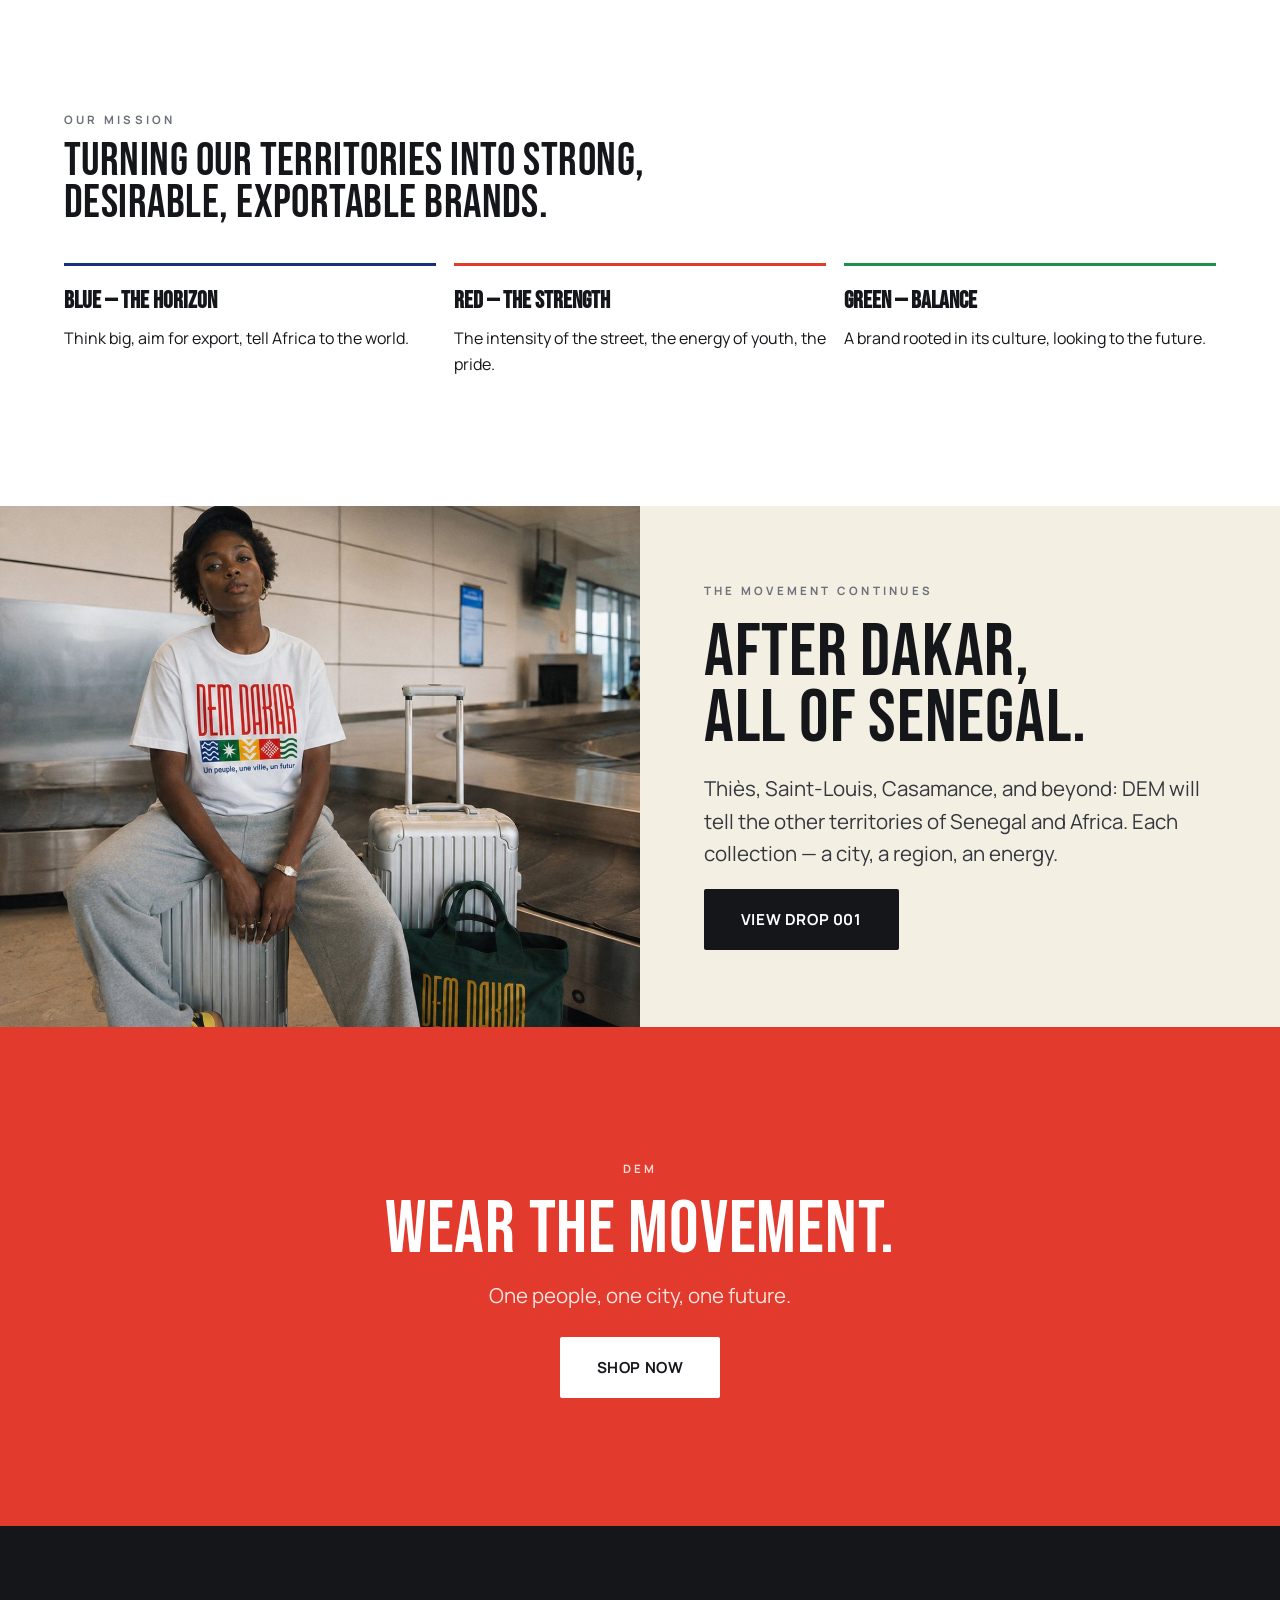
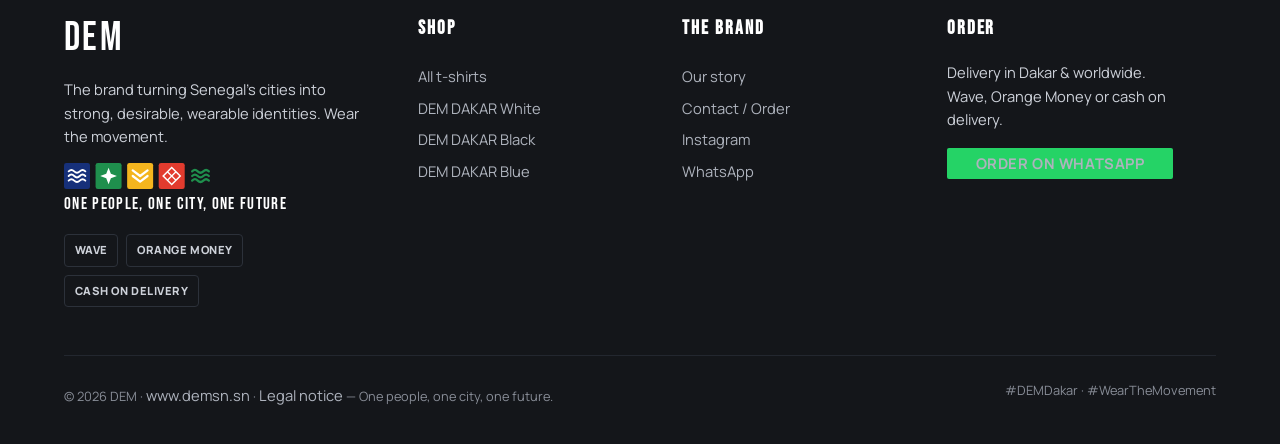
<file: en/histoire.html>
<!DOCTYPE html>
<html lang="en">
<head>
<meta charset="UTF-8">
<meta name="viewport" content="width=device-width, initial-scale=1">
<meta name="google-site-verification" content="v9NeFC_WLlWBevtPf4V9yKY7LDp27qsuk6rSTomujPk">
<title>Our story — DEM DAKAR, the Senegalese brand of movement</title>
<meta name="description" content="DEM is a Senegalese lifestyle brand turning the cities of Senegal into desirable clothing. Discover the story of DEM DAKAR. One people, one city, one future.">
<meta name="robots" content="index, follow, max-image-preview:large">
<meta name="theme-color" content="#16307a">
<link rel="canonical" href="https://www.demsn.sn/en/histoire.html">
<meta property="og:type" content="article">
<meta property="og:site_name" content="DEM DAKAR">
<meta property="og:locale" content="en">
<meta property="og:title" content="Our story — DEM, the brand of movement">
<meta property="og:description" content="DEM turns the cities of Senegal into strong brands. Drop 001: DEM DAKAR.">
<meta property="og:url" content="https://www.demsn.sn/en/histoire.html">
<meta property="og:image" content="https://www.demsn.sn/assets/lifestyle/travel-airport.jpg">
<meta name="twitter:card" content="summary_large_image">
<meta name="twitter:image" content="https://www.demsn.sn/assets/lifestyle/travel-airport.jpg">
<link rel="preconnect" href="https://fonts.googleapis.com">
<link rel="preconnect" href="https://fonts.gstatic.com" crossorigin>
<link href="https://fonts.googleapis.com/css2?family=Bebas+Neue&family=Manrope:wght@400;500;600;700;800&display=swap" rel="stylesheet">
<link rel="icon" href="data:image/svg+xml,<svg xmlns='http://www.w3.org/2000/svg' viewBox='0 0 100 100'><rect width='100' height='100' fill='%23e23b2e'/><text x='50' y='72' font-family='Arial Narrow,sans-serif' font-size='62' font-weight='bold' fill='white' text-anchor='middle'>D</text></svg>">
<link rel="stylesheet" href="../css/styles.css">
<!-- Meta Pixel Code -->
<script>
!function(f,b,e,v,n,t,s)
{if(f.fbq)return;n=f.fbq=function(){n.callMethod?
n.callMethod.apply(n,arguments):n.queue.push(arguments)};
if(!f._fbq)f._fbq=n;n.push=n;n.loaded=!0;n.version='2.0';
n.queue=[];t=b.createElement(e);t.async=!0;
t.src=v;s=b.getElementsByTagName(e)[0];
s.parentNode.insertBefore(t,s)}(window,document,'script',
'https://connect.facebook.net/en_US/fbevents.js');
fbq('init', '207160157677890');
fbq('track', 'PageView');
</script>
<noscript><img height="1" width="1" style="display:none"
src="https://www.facebook.com/tr?id=207160157677890&ev=PageView&noscript=1"/></noscript>
<!-- End Meta Pixel Code -->
</head>
<body>

<header class="site-header">
  <div class="wrap nav">
    <a class="brand" href="index.html"><span class="brand__mark">DEM</span><span class="brand__sub">Dakar</span></a>
    <nav class="nav__links" id="navLinks">
      <a href="index.html">Home</a><a href="boutique.html">Shop</a><a href="histoire.html">Our story</a><a href="contact.html">Contact</a>
    </nav>
    <div class="nav__actions">
      <a class="icon-btn" data-ig target="_blank" rel="noopener" aria-label="Instagram"><svg viewBox="0 0 24 24" fill="none" stroke="currentColor" stroke-width="2"><rect x="2" y="2" width="20" height="20" rx="5"/><circle cx="12" cy="12" r="4"/><circle cx="17.5" cy="6.5" r="1" fill="currentColor" stroke="none"/></svg></a>
      <button class="icon-btn" data-open-cart aria-label="Cart"><svg viewBox="0 0 24 24" fill="none" stroke="currentColor" stroke-width="2"><path d="M6 2L3 6v14a2 2 0 0 0 2 2h14a2 2 0 0 0 2-2V6l-3-4z"/><path d="M3 6h18"/><path d="M16 10a4 4 0 0 1-8 0"/></svg><span class="cart-count" data-count="0">0</span></button>
      <button class="burger" id="burger" aria-label="Menu"><span></span><span></span><span></span></button>
    </div>
  </div>
</header>

<section class="page-hero">
  <div class="wrap">
    <p class="breadcrumb"><a href="index.html">Home</a> / Our story</p>
    <span class="eyebrow">Our story</span>
    <h1>DEM — The brand<br>of movement</h1>
  </div>
</section>

<section class="section section--tight">
  <div class="wrap">
    <div class="prose">
      <p>DEM is a Senegalese lifestyle brand that turns urban and regional identities into clothing, objects and visual experiences.</p>
      <p>We believe African cities have powerful stories — but they are often poorly told.</p>
      <p class="big">DEM wants to change that.</p>
      <p>Our first collection, <b>DEM DAKAR</b>, pays tribute to a city that never sleeps: a city of movement, noise, sea, heat, culture and ambition.</p>
    </div>
  </div>
</section>

<section class="split split--blue">
  <div class="split__media"><img src="../assets/lifestyle/travel-suit.jpg" alt="DEM DAKAR — wear your city while travelling"></div>
  <div class="split__body">
    <span class="eyebrow" style="color:var(--yellow)">The origin</span>
    <h2 style="color:#fff">A brand born from a video.</h2>
    <p class="askquote">What if Dakar were a brand?</p>
    <p class="lead">That idea reached thousands of people. They started asking: "Can we actually wear this?" That's how DEM DAKAR was born — not as a simple collection, but as the first chapter of a movement.</p>
  </div>
</section>

<section class="section">
  <div class="wrap">
    <span class="eyebrow">Our mission</span>
    <h2 style="margin-top:.6rem;max-width:38ch;font-size:clamp(1.8rem,3.6vw,2.9rem)">Turning our territories into strong, desirable, exportable brands.</h2>
    <div class="values" style="margin-top:2.4rem">
      <div class="value"><h4>Blue — the horizon</h4><p>Think big, aim for export, tell Africa to the world.</p></div>
      <div class="value"><h4>Red — the strength</h4><p>The intensity of the street, the energy of youth, the pride.</p></div>
      <div class="value"><h4>Green — balance</h4><p>A brand rooted in its culture, looking to the future.</p></div>
    </div>
  </div>
</section>

<section class="split split--cream">
  <div class="split__media"><img src="../assets/lifestyle/travel-airport.jpg" alt="DEM DAKAR — the diaspora, the movement"></div>
  <div class="split__body">
    <span class="eyebrow">The movement continues</span>
    <h2>After Dakar,<br>all of Senegal.</h2>
    <p class="lead">Thiès, Saint-Louis, Casamance, and beyond: DEM will tell the other territories of Senegal and Africa. Each collection — a city, a region, an energy.</p>
    <a href="boutique.html" class="btn btn--solid btn--lg" style="width:max-content">View Drop 001</a>
  </div>
</section>

<section class="section cta-band">
  <div class="wrap">
    <span class="eyebrow" style="color:#ffd9d4">DEM</span>
    <h2 style="margin-top:1rem">Wear the movement.</h2>
    <p class="lead" style="color:#ffe2de;margin:1rem auto 0;max-width:40ch">One people, one city, one future.</p>
    <a href="boutique.html" class="btn btn--light btn--lg">Shop now</a>
  </div>
</section>

<footer class="site-footer">
  <div class="wrap">
    <div class="footer-grid">
      <div class="footer-brand">
        <a class="brand" href="index.html"><span class="brand__mark">DEM</span><span class="brand__sub">Dakar</span></a>
        <p>The brand turning Senegal's cities into strong, desirable, wearable identities. Wear the movement.</p>
        <div class="pay-row"><span class="pay">WAVE</span><span class="pay">ORANGE MONEY</span><span class="pay">CASH ON DELIVERY</span></div>
      </div>
      <div><h4>Shop</h4><a href="boutique.html">All t-shirts</a><br><a href="produit.html?id=blanc">DEM DAKAR White</a><br><a href="produit.html?id=noir">DEM DAKAR Black</a><br><a href="produit.html?id=bleu">DEM DAKAR Blue</a></div>
      <div><h4>The brand</h4><a href="histoire.html">Our story</a><br><a href="contact.html">Contact / Order</a><br><a data-ig target="_blank" rel="noopener">Instagram</a><br><a data-wa target="_blank" rel="noopener">WhatsApp</a></div>
      <div><h4>Order</h4><p style="font-size:.92rem">Delivery in Dakar & worldwide.<br>Wave, Orange Money or cash on delivery.</p><a class="btn btn--wa" data-wa target="_blank" rel="noopener" style="margin-top:1rem">Order on WhatsApp</a></div>
    </div>
    <div class="foot-bottom"><span>© <span data-year></span> DEM · <a href="https://www.demsn.sn" style="color:#aeb3bd">www.demsn.sn</a> · <a href="mentions.html" style="color:#aeb3bd">Legal notice</a> — One people, one city, one future.</span><span>#DEMDakar · #WearTheMovement</span></div>
  </div>
</footer>

<a class="wa-float" data-wa="Hello, I'd like to order a DEM DAKAR t-shirt." target="_blank" rel="noopener"><svg viewBox="0 0 24 24" fill="currentColor"><path d="M.06 24l1.68-6.13A11.86 11.86 0 0 1 .16 11.9 11.94 11.94 0 0 1 12.07 0a11.86 11.86 0 0 1 8.44 3.5 11.82 11.82 0 0 1 3.49 8.42c0 6.56-5.35 11.9-11.93 11.9a12 12 0 0 1-5.7-1.45L.06 24zM6.6 20.13l.36.21a9.86 9.86 0 0 0 5.02 1.38h.01c5.45 0 9.9-4.43 9.9-9.88a9.82 9.82 0 0 0-2.9-6.99 9.8 9.8 0 0 0-6.99-2.9c-5.46 0-9.9 4.44-9.9 9.89a9.83 9.83 0 0 0 1.51 5.26l.24.38-1 3.63 3.75-.98z"/></svg><span>WhatsApp</span></a>

<div class="overlay" id="overlay"></div>
<aside class="drawer" id="cartDrawer" aria-label="Cart">
  <div class="drawer__head"><h3>Your cart</h3><button class="icon-btn" id="cartClose" aria-label="Close"><svg viewBox="0 0 24 24" fill="none" stroke="currentColor" stroke-width="2"><path d="M6 6l12 12M18 6L6 18"/></svg></button></div>
  <div class="drawer__body" id="cartBody"></div>
  <div class="drawer__foot" id="cartFoot">
    <div class="drawer__total"><span>Total</span><span id="cartTotal">0 FCFA</span></div>
    <button class="btn btn--wa btn--block btn--lg" id="cartCheckout"><svg viewBox="0 0 24 24" fill="currentColor" width="18" height="18"><path d="M.06 24l1.68-6.13A11.86 11.86 0 0 1 .16 11.9 11.94 11.94 0 0 1 12.07 0a11.86 11.86 0 0 1 8.44 3.5 11.82 11.82 0 0 1 3.49 8.42c0 6.56-5.35 11.9-11.93 11.9a12 12 0 0 1-5.7-1.45L.06 24z"/></svg> Order on WhatsApp</button>
    <p class="drawer__note">Wave · Orange Money · cash on delivery in Dakar</p>
  </div>
</aside>

<script src="../js/main.js"></script>
</body>
</html>
</file>
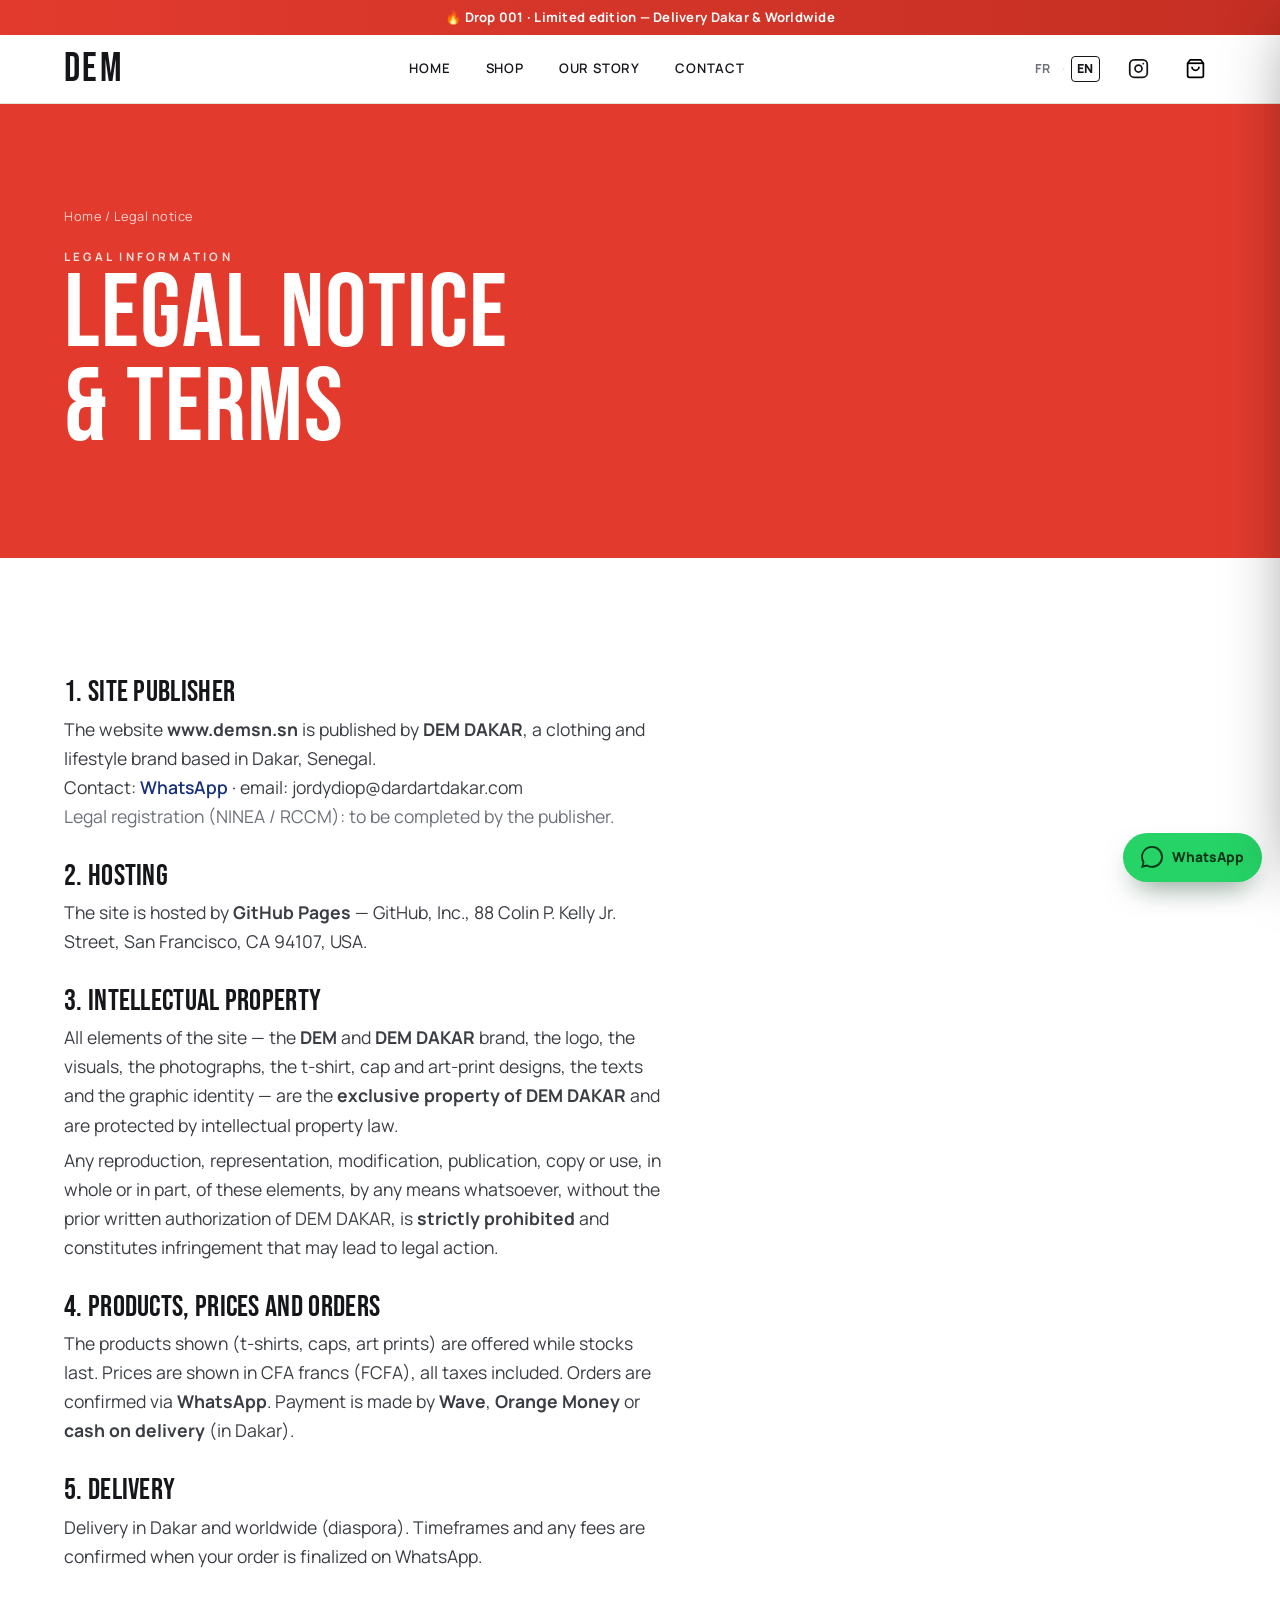
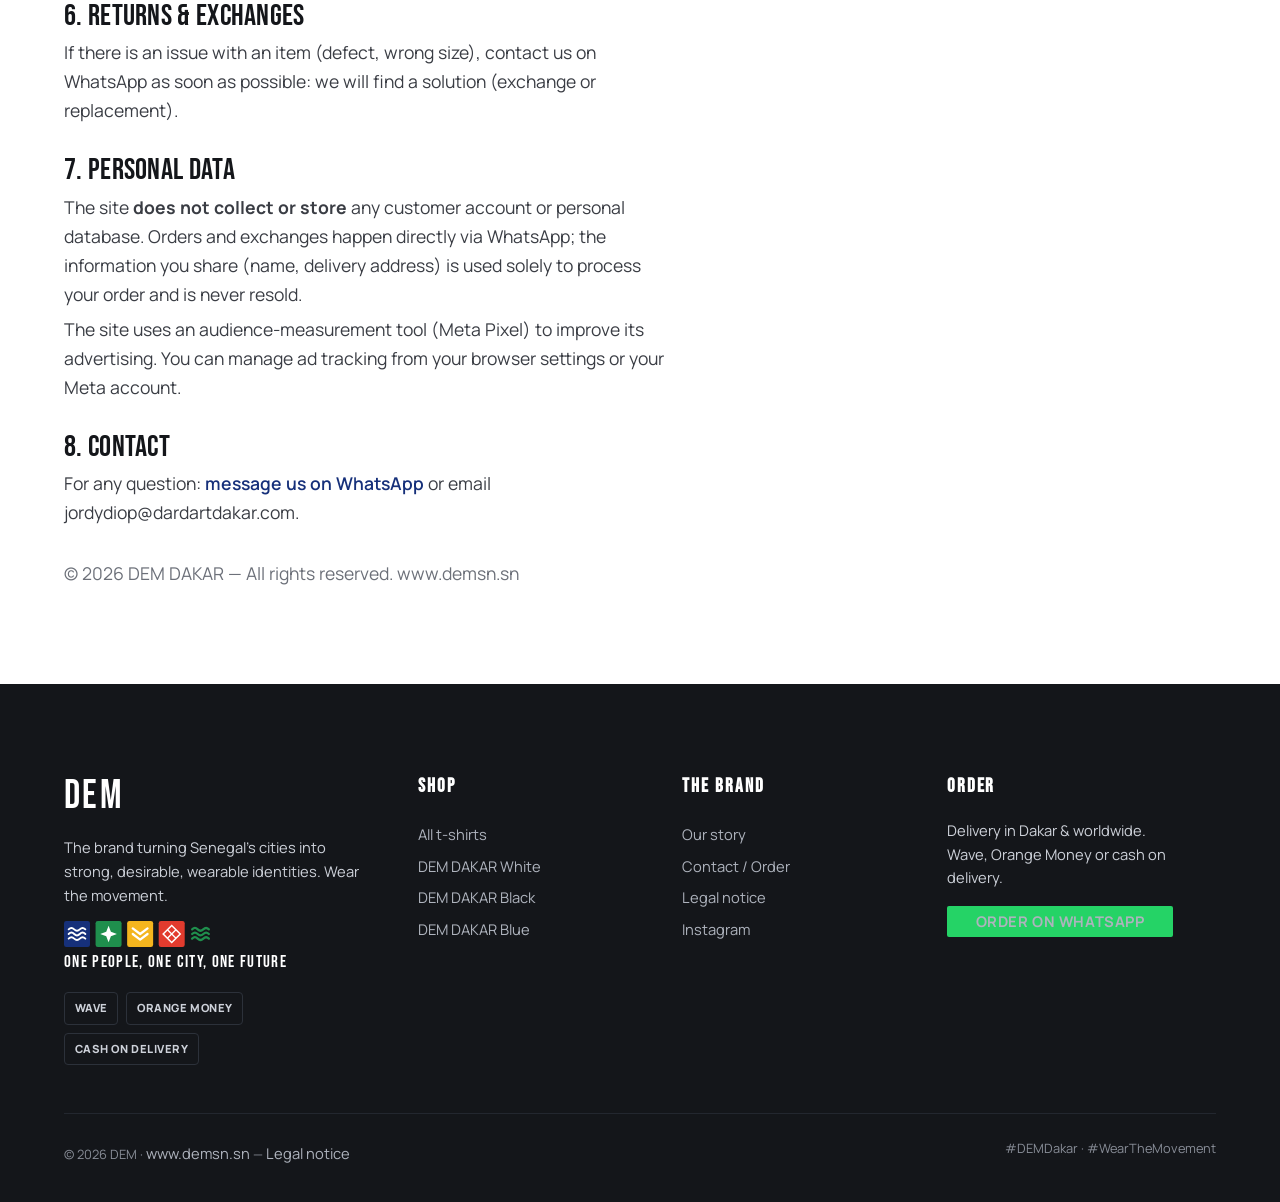
<file: en/mentions.html>
<!DOCTYPE html>
<html lang="en">
<head>
<meta charset="UTF-8">
<meta name="viewport" content="width=device-width, initial-scale=1">
<meta name="google-site-verification" content="v9NeFC_WLlWBevtPf4V9yKY7LDp27qsuk6rSTomujPk">
<title>Legal notice & terms — DEM DAKAR</title>
<meta name="description" content="Legal notice, terms of sale and intellectual property of the DEM DAKAR website (demsn.sn). All content is protected.">
<meta name="robots" content="index, follow">
<meta name="theme-color" content="#16307a">
<link rel="canonical" href="https://www.demsn.sn/en/mentions.html">
<meta property="og:type" content="article">
<meta property="og:site_name" content="DEM DAKAR">
<meta property="og:locale" content="en">
<meta property="og:title" content="Legal notice & terms — DEM DAKAR">
<meta property="og:url" content="https://www.demsn.sn/en/mentions.html">
<link rel="preconnect" href="https://fonts.googleapis.com">
<link rel="preconnect" href="https://fonts.gstatic.com" crossorigin>
<link href="https://fonts.googleapis.com/css2?family=Bebas+Neue&family=Manrope:wght@400;500;600;700;800&display=swap" rel="stylesheet">
<link rel="icon" href="data:image/svg+xml,<svg xmlns='http://www.w3.org/2000/svg' viewBox='0 0 100 100'><rect width='100' height='100' fill='%23e23b2e'/><text x='50' y='72' font-family='Arial Narrow,sans-serif' font-size='62' font-weight='bold' fill='white' text-anchor='middle'>D</text></svg>">
<link rel="stylesheet" href="../css/styles.css">
<!-- Meta Pixel Code -->
<script>
!function(f,b,e,v,n,t,s)
{if(f.fbq)return;n=f.fbq=function(){n.callMethod?
n.callMethod.apply(n,arguments):n.queue.push(arguments)};
if(!f._fbq)f._fbq=n;n.push=n;n.loaded=!0;n.version='2.0';
n.queue=[];t=b.createElement(e);t.async=!0;
t.src=v;s=b.getElementsByTagName(e)[0];
s.parentNode.insertBefore(t,s)}(window,document,'script',
'https://connect.facebook.net/en_US/fbevents.js');
fbq('init', '207160157677890');
fbq('track', 'PageView');
</script>
<noscript><img height="1" width="1" style="display:none"
src="https://www.facebook.com/tr?id=207160157677890&ev=PageView&noscript=1"/></noscript>
<!-- End Meta Pixel Code -->
</head>
<body>

<header class="site-header">
  <div class="wrap nav">
    <a class="brand" href="index.html"><span class="brand__mark">DEM</span><span class="brand__sub">Dakar</span></a>
    <nav class="nav__links" id="navLinks">
      <a href="index.html">Home</a><a href="boutique.html">Shop</a><a href="histoire.html">Our story</a><a href="contact.html">Contact</a>
    </nav>
    <div class="nav__actions">
      <a class="icon-btn" data-ig target="_blank" rel="noopener" aria-label="Instagram"><svg viewBox="0 0 24 24" fill="none" stroke="currentColor" stroke-width="2"><rect x="2" y="2" width="20" height="20" rx="5"/><circle cx="12" cy="12" r="4"/><circle cx="17.5" cy="6.5" r="1" fill="currentColor" stroke="none"/></svg></a>
      <button class="icon-btn" data-open-cart aria-label="Cart"><svg viewBox="0 0 24 24" fill="none" stroke="currentColor" stroke-width="2"><path d="M6 2L3 6v14a2 2 0 0 0 2 2h14a2 2 0 0 0 2-2V6l-3-4z"/><path d="M3 6h18"/><path d="M16 10a4 4 0 0 1-8 0"/></svg><span class="cart-count" data-count="0">0</span></button>
      <button class="burger" id="burger" aria-label="Menu"><span></span><span></span><span></span></button>
    </div>
  </div>
</header>

<section class="page-hero">
  <div class="wrap">
    <p class="breadcrumb"><a href="index.html">Home</a> / Legal notice</p>
    <span class="eyebrow">Legal information</span>
    <h1>Legal notice<br>& terms</h1>
  </div>
</section>

<section class="section section--tight">
  <div class="wrap">
    <div class="prose legal">

      <h2>1. Site publisher</h2>
      <p>The website <b>www.demsn.sn</b> is published by <b>DEM DAKAR</b>, a clothing and lifestyle brand based in Dakar, Senegal.<br>
      Contact: <a data-wa target="_blank" rel="noopener">WhatsApp</a> · email: jordydiop@dardartdakar.com<br>
      <span style="color:var(--muted)">Legal registration (NINEA / RCCM): to be completed by the publisher.</span></p>

      <h2>2. Hosting</h2>
      <p>The site is hosted by <b>GitHub Pages</b> — GitHub, Inc., 88 Colin P. Kelly Jr. Street, San Francisco, CA 94107, USA.</p>

      <h2>3. Intellectual property</h2>
      <p>All elements of the site — the <b>DEM</b> and <b>DEM DAKAR</b> brand, the logo, the visuals, the photographs, the t-shirt, cap and art-print designs, the texts and the graphic identity — are the <b>exclusive property of DEM DAKAR</b> and are protected by intellectual property law.</p>
      <p>Any reproduction, representation, modification, publication, copy or use, in whole or in part, of these elements, by any means whatsoever, without the prior written authorization of DEM DAKAR, is <b>strictly prohibited</b> and constitutes infringement that may lead to legal action.</p>

      <h2>4. Products, prices and orders</h2>
      <p>The products shown (t-shirts, caps, art prints) are offered while stocks last. Prices are shown in CFA francs (FCFA), all taxes included. Orders are confirmed via <b>WhatsApp</b>. Payment is made by <b>Wave</b>, <b>Orange Money</b> or <b>cash on delivery</b> (in Dakar).</p>

      <h2>5. Delivery</h2>
      <p>Delivery in Dakar and worldwide (diaspora). Timeframes and any fees are confirmed when your order is finalized on WhatsApp.</p>

      <h2>6. Returns & exchanges</h2>
      <p>If there is an issue with an item (defect, wrong size), contact us on WhatsApp as soon as possible: we will find a solution (exchange or replacement).</p>

      <h2>7. Personal data</h2>
      <p>The site <b>does not collect or store</b> any customer account or personal database. Orders and exchanges happen directly via WhatsApp; the information you share (name, delivery address) is used solely to process your order and is never resold.</p>
      <p>The site uses an audience-measurement tool (Meta Pixel) to improve its advertising. You can manage ad tracking from your browser settings or your Meta account.</p>

      <h2>8. Contact</h2>
      <p>For any question: <a data-wa target="_blank" rel="noopener">message us on WhatsApp</a> or email jordydiop@dardartdakar.com.</p>

      <p style="margin-top:2rem;color:var(--muted)">© <span data-year></span> DEM DAKAR — All rights reserved. www.demsn.sn</p>
    </div>
  </div>
</section>

<footer class="site-footer">
  <div class="wrap">
    <div class="footer-grid">
      <div class="footer-brand">
        <a class="brand" href="index.html"><span class="brand__mark">DEM</span><span class="brand__sub">Dakar</span></a>
        <p>The brand turning Senegal's cities into strong, desirable, wearable identities. Wear the movement.</p>
        <div class="pay-row"><span class="pay">WAVE</span><span class="pay">ORANGE MONEY</span><span class="pay">CASH ON DELIVERY</span></div>
      </div>
      <div><h4>Shop</h4><a href="boutique.html">All t-shirts</a><br><a href="produit.html?id=blanc">DEM DAKAR White</a><br><a href="produit.html?id=noir">DEM DAKAR Black</a><br><a href="produit.html?id=bleu">DEM DAKAR Blue</a></div>
      <div><h4>The brand</h4><a href="histoire.html">Our story</a><br><a href="contact.html">Contact / Order</a><br><a href="mentions.html">Legal notice</a><br><a data-ig target="_blank" rel="noopener">Instagram</a></div>
      <div><h4>Order</h4><p style="font-size:.92rem">Delivery in Dakar & worldwide.<br>Wave, Orange Money or cash on delivery.</p><a class="btn btn--wa" data-wa target="_blank" rel="noopener" style="margin-top:1rem">Order on WhatsApp</a></div>
    </div>
    <div class="foot-bottom"><span>© <span data-year></span> DEM · <a href="https://www.demsn.sn" style="color:#aeb3bd">www.demsn.sn</a> — <a href="mentions.html" style="color:#aeb3bd">Legal notice</a></span><span>#DEMDakar · #WearTheMovement</span></div>
  </div>
</footer>

<a class="wa-float" data-wa="Hello, I'd like to order a DEM DAKAR t-shirt." target="_blank" rel="noopener"><svg viewBox="0 0 24 24" fill="currentColor"><path d="M.06 24l1.68-6.13A11.86 11.86 0 0 1 .16 11.9 11.94 11.94 0 0 1 12.07 0a11.86 11.86 0 0 1 8.44 3.5 11.82 11.82 0 0 1 3.49 8.42c0 6.56-5.35 11.9-11.93 11.9a12 12 0 0 1-5.7-1.45L.06 24zM6.6 20.13l.36.21a9.86 9.86 0 0 0 5.02 1.38h.01c5.45 0 9.9-4.43 9.9-9.88a9.82 9.82 0 0 0-2.9-6.99 9.8 9.8 0 0 0-6.99-2.9c-5.46 0-9.9 4.44-9.9 9.89a9.83 9.83 0 0 0 1.51 5.26l.24.38-1 3.63 3.75-.98z"/></svg><span>WhatsApp</span></a>

<div class="overlay" id="overlay"></div>
<aside class="drawer" id="cartDrawer" aria-label="Cart">
  <div class="drawer__head"><h3>Your cart</h3><button class="icon-btn" id="cartClose" aria-label="Close"><svg viewBox="0 0 24 24" fill="none" stroke="currentColor" stroke-width="2"><path d="M6 6l12 12M18 6L6 18"/></svg></button></div>
  <div class="drawer__body" id="cartBody"></div>
  <div class="drawer__foot" id="cartFoot">
    <div class="drawer__total"><span>Total</span><span id="cartTotal">0 FCFA</span></div>
    <button class="btn btn--wa btn--block btn--lg" id="cartCheckout"><svg viewBox="0 0 24 24" fill="currentColor" width="18" height="18"><path d="M.06 24l1.68-6.13A11.86 11.86 0 0 1 .16 11.9 11.94 11.94 0 0 1 12.07 0a11.86 11.86 0 0 1 8.44 3.5 11.82 11.82 0 0 1 3.49 8.42c0 6.56-5.35 11.9-11.93 11.9a12 12 0 0 1-5.7-1.45L.06 24z"/></svg> Order on WhatsApp</button>
    <p class="drawer__note">Wave · Orange Money · cash on delivery in Dakar</p>
  </div>
</aside>

<script src="../js/main.js"></script>
</body>
</html>
</file>
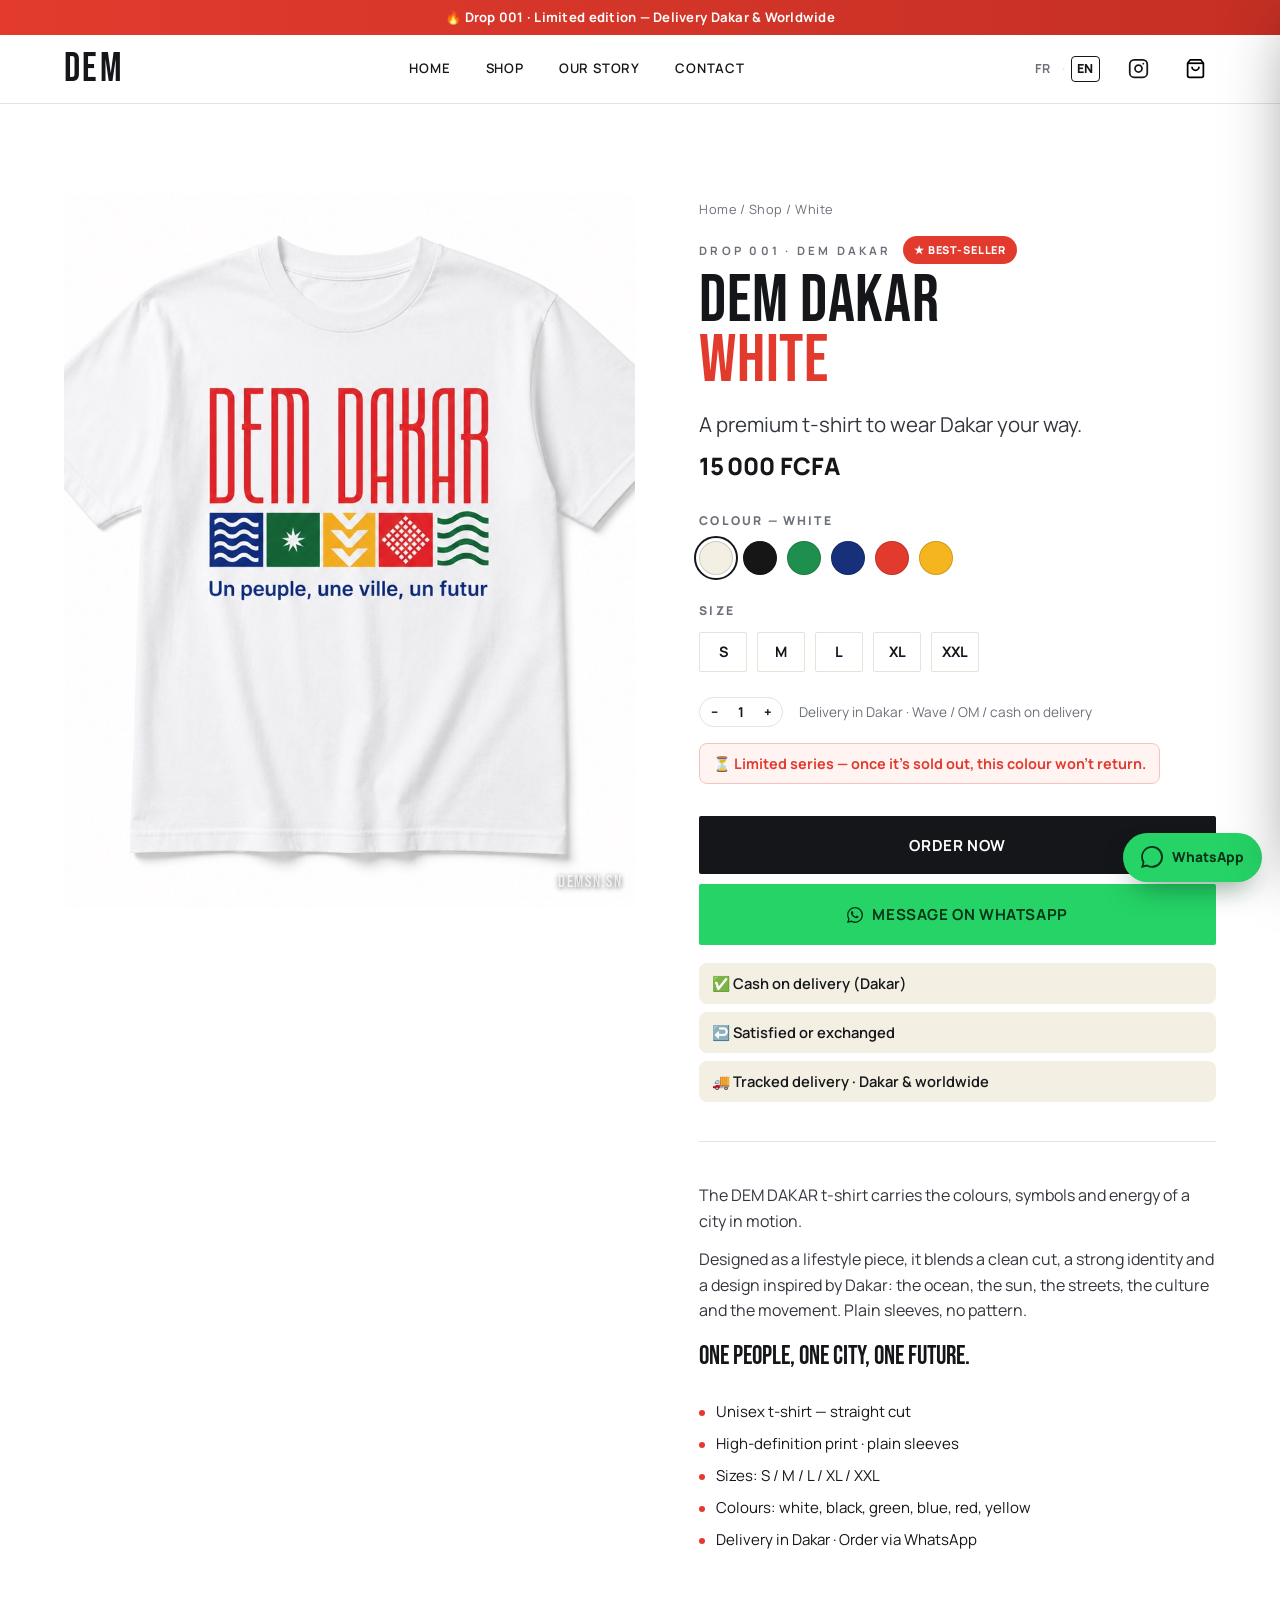
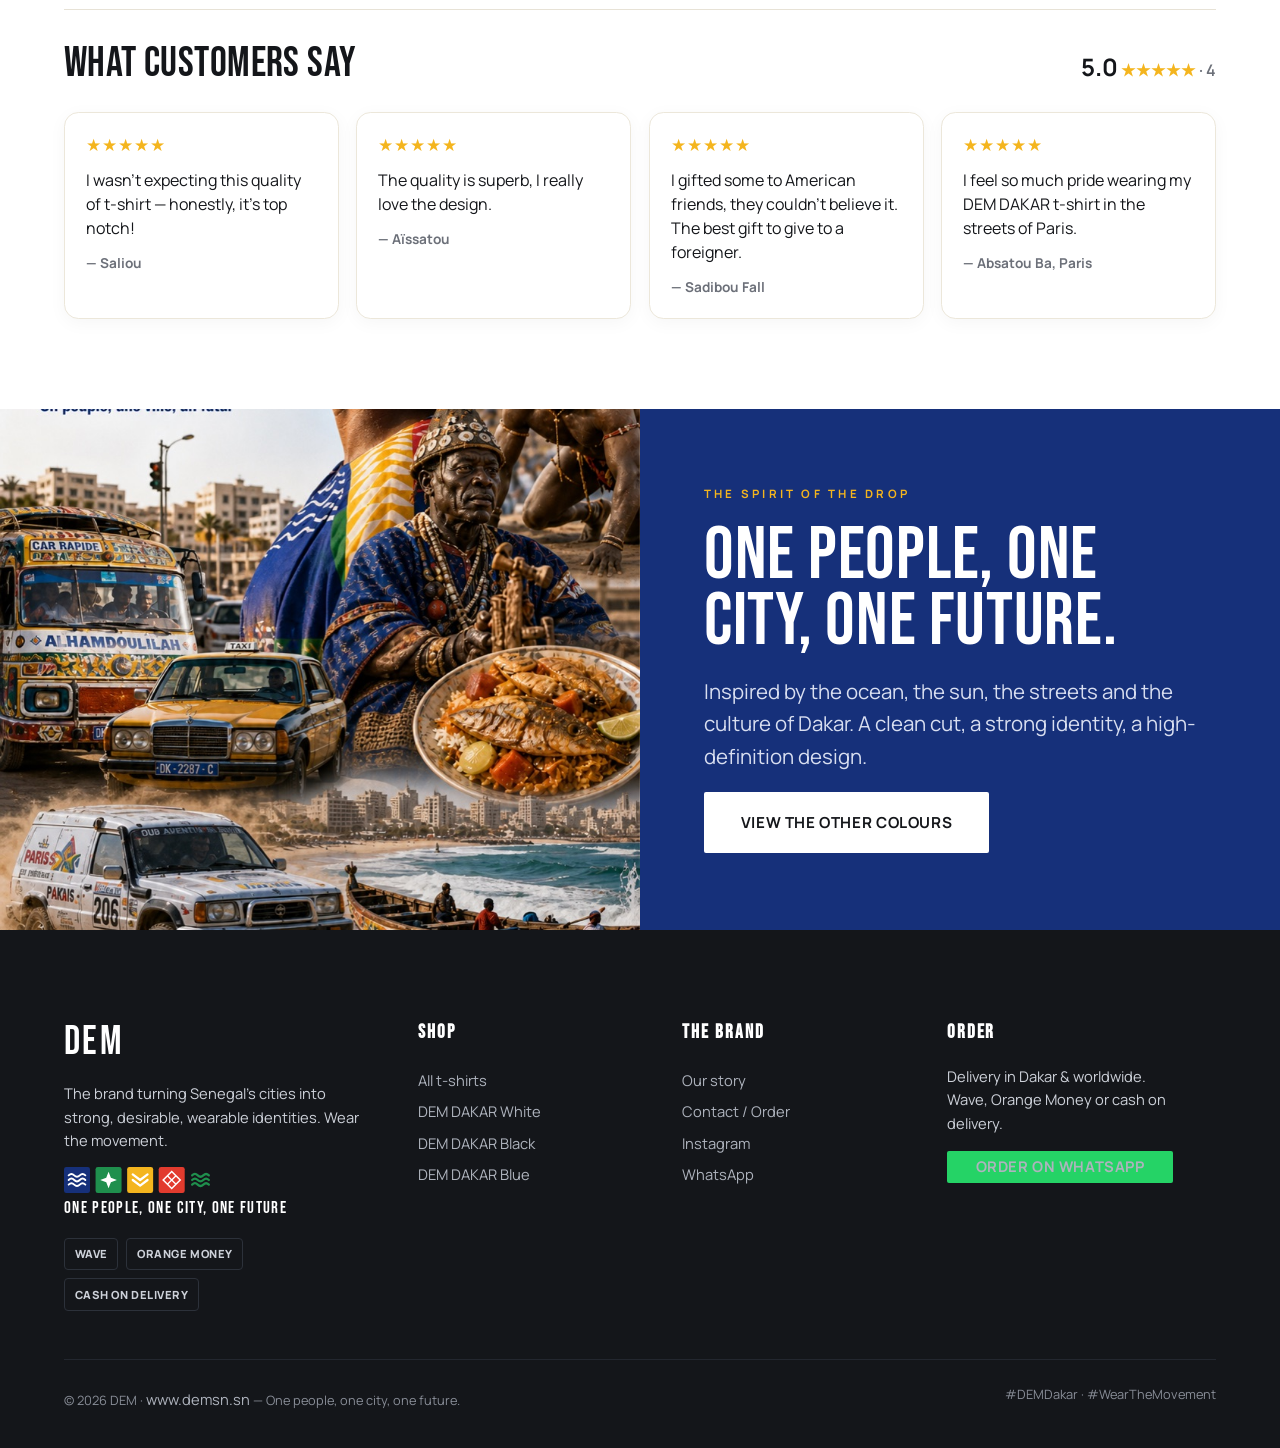
<file: en/produit.html>
<!DOCTYPE html>
<html lang="en">
<head>
<meta charset="UTF-8">
<meta name="viewport" content="width=device-width, initial-scale=1">
<meta name="google-site-verification" content="v9NeFC_WLlWBevtPf4V9yKY7LDp27qsuk6rSTomujPk">
<title>DEM DAKAR T-shirt — Drop 001 | Buy in Dakar</title>
<meta name="description" content="Premium DEM DAKAR t-shirt, straight cut, high-definition print. 15,000 FCFA. Delivery in Dakar, Wave / Orange Money. Order on WhatsApp or add to cart.">
<meta name="robots" content="index, follow, max-image-preview:large">
<meta name="theme-color" content="#16307a">
<link rel="canonical" href="https://www.demsn.sn/en/boutique.html" id="canonical">
<meta property="og:type" content="product">
<meta property="og:site_name" content="DEM DAKAR">
<meta property="og:locale" content="en">
<meta property="og:title" content="DEM DAKAR — Drop 001" id="ogTitle">
<meta property="og:description" content="Streetwear t-shirts, caps and art prints inspired by Dakar. Delivery in Dakar." id="ogDesc">
<meta property="og:url" content="https://www.demsn.sn/en/boutique.html" id="ogUrl">
<meta property="og:image" content="https://www.demsn.sn/assets/products/blanc.jpg" id="ogImage">
<meta name="twitter:card" content="summary_large_image">
<meta name="twitter:image" content="https://www.demsn.sn/assets/products/blanc.jpg" id="twImage">
<link rel="preconnect" href="https://fonts.googleapis.com">
<link rel="preconnect" href="https://fonts.gstatic.com" crossorigin>
<link href="https://fonts.googleapis.com/css2?family=Bebas+Neue&family=Manrope:wght@400;500;600;700;800&display=swap" rel="stylesheet">
<link rel="icon" href="data:image/svg+xml,<svg xmlns='http://www.w3.org/2000/svg' viewBox='0 0 100 100'><rect width='100' height='100' fill='%23e23b2e'/><text x='50' y='72' font-family='Arial Narrow,sans-serif' font-size='62' font-weight='bold' fill='white' text-anchor='middle'>D</text></svg>">
<link rel="stylesheet" href="../css/styles.css">
<!-- Meta Pixel Code -->
<script>
!function(f,b,e,v,n,t,s)
{if(f.fbq)return;n=f.fbq=function(){n.callMethod?
n.callMethod.apply(n,arguments):n.queue.push(arguments)};
if(!f._fbq)f._fbq=n;n.push=n;n.loaded=!0;n.version='2.0';
n.queue=[];t=b.createElement(e);t.async=!0;
t.src=v;s=b.getElementsByTagName(e)[0];
s.parentNode.insertBefore(t,s)}(window,document,'script',
'https://connect.facebook.net/en_US/fbevents.js');
fbq('init', '207160157677890');
fbq('track', 'PageView');
</script>
<noscript><img height="1" width="1" style="display:none"
src="https://www.facebook.com/tr?id=207160157677890&ev=PageView&noscript=1"/></noscript>
<!-- End Meta Pixel Code -->
</head>
<body>

<header class="site-header">
  <div class="wrap nav">
    <a class="brand" href="index.html"><span class="brand__mark">DEM</span><span class="brand__sub">Dakar</span></a>
    <nav class="nav__links" id="navLinks">
      <a href="index.html">Home</a><a href="boutique.html">Shop</a><a href="histoire.html">Our story</a><a href="contact.html">Contact</a>
    </nav>
    <div class="nav__actions">
      <a class="icon-btn" data-ig target="_blank" rel="noopener" aria-label="Instagram"><svg viewBox="0 0 24 24" fill="none" stroke="currentColor" stroke-width="2"><rect x="2" y="2" width="20" height="20" rx="5"/><circle cx="12" cy="12" r="4"/><circle cx="17.5" cy="6.5" r="1" fill="currentColor" stroke="none"/></svg></a>
      <button class="icon-btn" data-open-cart aria-label="Cart"><svg viewBox="0 0 24 24" fill="none" stroke="currentColor" stroke-width="2"><path d="M6 2L3 6v14a2 2 0 0 0 2 2h14a2 2 0 0 0 2-2V6l-3-4z"/><path d="M3 6h18"/><path d="M16 10a4 4 0 0 1-8 0"/></svg><span class="cart-count" data-count="0">0</span></button>
      <button class="burger" id="burger" aria-label="Menu"><span></span><span></span><span></span></button>
    </div>
  </div>
</header>

<main class="section section--tight">
  <div class="wrap">
    <div id="productRoot"><!-- injected by main.js --></div>
  </div>
</main>

<section class="split split--blue">
  <div class="split__media"><img src="../assets/lifestyle/collage.jpg" alt="Dakar — the energy of the city"></div>
  <div class="split__body">
    <span class="eyebrow" style="color:var(--yellow)">The spirit of the drop</span>
    <h2 style="color:#fff">One people, one city, one future.</h2>
    <p class="lead">Inspired by the ocean, the sun, the streets and the culture of Dakar. A clean cut, a strong identity, a high-definition design.</p>
    <a href="boutique.html" class="btn btn--light btn--lg" style="width:max-content">View the other colours</a>
  </div>
</section>

<footer class="site-footer">
  <div class="wrap">
    <div class="footer-grid">
      <div class="footer-brand">
        <a class="brand" href="index.html"><span class="brand__mark">DEM</span><span class="brand__sub">Dakar</span></a>
        <p>The brand turning Senegal's cities into strong, desirable, wearable identities. Wear the movement.</p>
        <div class="pay-row"><span class="pay">WAVE</span><span class="pay">ORANGE MONEY</span><span class="pay">CASH ON DELIVERY</span></div>
      </div>
      <div><h4>Shop</h4><a href="boutique.html">All t-shirts</a><br><a href="produit.html?id=blanc">DEM DAKAR White</a><br><a href="produit.html?id=noir">DEM DAKAR Black</a><br><a href="produit.html?id=bleu">DEM DAKAR Blue</a></div>
      <div><h4>The brand</h4><a href="histoire.html">Our story</a><br><a href="contact.html">Contact / Order</a><br><a data-ig target="_blank" rel="noopener">Instagram</a><br><a data-wa target="_blank" rel="noopener">WhatsApp</a></div>
      <div><h4>Order</h4><p style="font-size:.92rem">Delivery in Dakar & worldwide.<br>Wave, Orange Money or cash on delivery.</p><a class="btn btn--wa" data-wa target="_blank" rel="noopener" style="margin-top:1rem">Order on WhatsApp</a></div>
    </div>
    <div class="foot-bottom"><span>© <span data-year></span> DEM · <a href="https://www.demsn.sn" style="color:#aeb3bd">www.demsn.sn</a> — One people, one city, one future.</span><span>#DEMDakar · #WearTheMovement</span></div>
  </div>
</footer>

<a class="wa-float" data-wa="Hello, I'd like to order a DEM DAKAR t-shirt." target="_blank" rel="noopener"><svg viewBox="0 0 24 24" fill="currentColor"><path d="M.06 24l1.68-6.13A11.86 11.86 0 0 1 .16 11.9 11.94 11.94 0 0 1 12.07 0a11.86 11.86 0 0 1 8.44 3.5 11.82 11.82 0 0 1 3.49 8.42c0 6.56-5.35 11.9-11.93 11.9a12 12 0 0 1-5.7-1.45L.06 24zM6.6 20.13l.36.21a9.86 9.86 0 0 0 5.02 1.38h.01c5.45 0 9.9-4.43 9.9-9.88a9.82 9.82 0 0 0-2.9-6.99 9.8 9.8 0 0 0-6.99-2.9c-5.46 0-9.9 4.44-9.9 9.89a9.83 9.83 0 0 0 1.51 5.26l.24.38-1 3.63 3.75-.98z"/></svg><span>WhatsApp</span></a>

<div class="overlay" id="overlay"></div>
<aside class="drawer" id="cartDrawer" aria-label="Cart">
  <div class="drawer__head"><h3>Your cart</h3><button class="icon-btn" id="cartClose" aria-label="Close"><svg viewBox="0 0 24 24" fill="none" stroke="currentColor" stroke-width="2"><path d="M6 6l12 12M18 6L6 18"/></svg></button></div>
  <div class="drawer__body" id="cartBody"></div>
  <div class="drawer__foot" id="cartFoot">
    <div class="drawer__total"><span>Total</span><span id="cartTotal">0 FCFA</span></div>
    <button class="btn btn--wa btn--block btn--lg" id="cartCheckout"><svg viewBox="0 0 24 24" fill="currentColor" width="18" height="18"><path d="M.06 24l1.68-6.13A11.86 11.86 0 0 1 .16 11.9 11.94 11.94 0 0 1 12.07 0a11.86 11.86 0 0 1 8.44 3.5 11.82 11.82 0 0 1 3.49 8.42c0 6.56-5.35 11.9-11.93 11.9a12 12 0 0 1-5.7-1.45L.06 24z"/></svg> Order on WhatsApp</button>
    <p class="drawer__note">Wave · Orange Money · cash on delivery in Dakar</p>
  </div>
</aside>

<script src="../js/main.js"></script>
</body>
</html>
</file>
<file: css/styles.css>
/* =========================================================
   DEM — La marque du mouvement
   Design system : premium / streetwear / africain moderne
   ========================================================= */

:root{
  /* Couleurs de Dakar */
  --blue:   #16307a;   /* océan, profondeur */
  --blue-d: #0e2257;
  --red:    #e23b2e;   /* force, terre */
  --green:  #1f8f4d;   /* vie, équilibre */
  --yellow: #f4b51e;   /* taxis, soleil */
  --black:  #121212;
  --white:  #ffffff;
  --cream:  #f4efe3;   /* fond doux, élégant */
  --ink:    #14161a;   /* texte principal */
  --muted:  #6c7079;   /* texte secondaire */
  --line:   #e7e3d8;   /* filets / bordures */
  --wa:     #25d366;   /* whatsapp */

  --maxw: 1280px;
  --gutter: clamp(20px, 5vw, 64px);
  --radius: 2px;

  --font-display: "Bebas Neue", "Arial Narrow", sans-serif;
  --font-body: "Manrope", -apple-system, BlinkMacSystemFont, "Segoe UI", sans-serif;

  --ease: cubic-bezier(.22,.61,.36,1);
}

/* ---------- Reset ---------- */
*,*::before,*::after{box-sizing:border-box;margin:0;padding:0}
html{scroll-behavior:smooth;-webkit-text-size-adjust:100%}
body{
  font-family:var(--font-body);
  color:var(--ink);
  background:var(--white);
  line-height:1.6;
  font-size:16px;
  -webkit-font-smoothing:antialiased;
  overflow-x:hidden;
}
img{display:block;max-width:100%;height:auto}
a{color:inherit;text-decoration:none}
ul{list-style:none}
button{font-family:inherit;cursor:pointer;border:none;background:none}

/* ---------- Typo ---------- */
.display{
  font-family:var(--font-display);
  font-weight:400;
  line-height:.86;
  letter-spacing:.01em;
  text-transform:uppercase;
}
h1,h2,h3{font-family:var(--font-display);font-weight:400;line-height:.9;text-transform:uppercase;letter-spacing:.01em}
h1{font-size:clamp(3.4rem,12vw,9rem)}
h2{font-size:clamp(2.4rem,6vw,4.6rem)}
h3{font-size:clamp(1.6rem,3.4vw,2.4rem)}
.eyebrow{
  font-family:var(--font-body);
  font-weight:700;
  font-size:.72rem;
  letter-spacing:.28em;
  text-transform:uppercase;
  color:var(--muted);
}
.lead{font-size:clamp(1.05rem,1.6vw,1.3rem);color:#33363d;max-width:60ch}

/* ---------- Layout ---------- */
.wrap{max-width:var(--maxw);margin-inline:auto;padding-inline:var(--gutter)}
.section{padding-block:clamp(72px,10vw,140px)}
.section--tight{padding-block:clamp(48px,7vw,90px)}
.center{text-align:center}
.stack>*+*{margin-top:1.1rem}

/* ---------- Buttons ---------- */
.btn{
  display:inline-flex;align-items:center;gap:.6em;
  font-weight:700;font-size:.86rem;letter-spacing:.04em;
  padding:1rem 1.8rem;border-radius:var(--radius);
  transition:transform .25s var(--ease), background .25s, color .25s, box-shadow .25s;
  text-transform:uppercase;white-space:nowrap;
}
.btn:active{transform:translateY(1px)}
.btn--solid{background:var(--ink);color:#fff}
.btn--solid:hover{background:var(--blue)}
.btn--ghost{background:transparent;color:var(--ink);box-shadow:inset 0 0 0 1.5px var(--ink)}
.btn--ghost:hover{background:var(--ink);color:#fff}
.btn--light{background:#fff;color:var(--ink)}
.btn--light:hover{background:var(--yellow)}
.btn--wa{background:var(--wa);color:#06351a}
.btn--wa:hover{background:#1fb857;color:#fff}
.btn--block{display:flex;width:100%;justify-content:center}
.btn--lg{padding:1.15rem 2.3rem;font-size:.95rem}

/* ---------- Header ---------- */
.site-header{
  position:sticky;top:0;z-index:60;
  background:rgba(255,255,255,.86);
  backdrop-filter:saturate(160%) blur(12px);
  border-bottom:1px solid var(--line);
}
.nav{display:flex;align-items:center;justify-content:space-between;height:68px}
.brand{display:flex;align-items:baseline;gap:.5rem}
.brand__mark{font-family:var(--font-display);font-size:2.5rem;line-height:1;letter-spacing:.06em;color:var(--ink)}
.brand__sub{display:none}
.nav__links{display:flex;align-items:center;gap:2.2rem}
.nav__links a{
  font-weight:600;font-size:.82rem;letter-spacing:.06em;text-transform:uppercase;
  position:relative;padding-block:4px;color:var(--ink);
}
.nav__links a::after{
  content:"";position:absolute;left:0;bottom:0;height:2px;width:0;background:var(--red);
  transition:width .3s var(--ease);
}
.nav__links a:hover::after,.nav__links a.is-active::after{width:100%}
.nav__actions{display:flex;align-items:center;gap:.9rem}
.icon-btn{
  display:grid;place-items:center;width:42px;height:42px;border-radius:50%;
  position:relative;transition:background .2s;
}
.icon-btn:hover{background:var(--cream)}
.icon-btn svg{width:21px;height:21px}
.cart-count{
  position:absolute;top:2px;right:2px;min-width:18px;height:18px;padding:0 4px;
  background:var(--red);color:#fff;border-radius:9px;font-size:.66rem;font-weight:800;
  display:grid;place-items:center;line-height:1;
}
.cart-count:empty,.cart-count[data-count="0"]{display:none}
.burger{display:none;flex-direction:column;gap:5px;width:42px;height:42px;align-items:center;justify-content:center}
.burger span{width:22px;height:2px;background:var(--ink);transition:.3s var(--ease)}

/* ---------- Hero ---------- */
.hero{position:relative;background:var(--blue);color:#fff;overflow:hidden}
.hero__grid{
  display:grid;grid-template-columns:1.05fr .95fr;align-items:stretch;min-height:min(86vh,760px);
}
.hero__content{display:flex;flex-direction:column;justify-content:center;padding:clamp(40px,6vw,80px) var(--gutter);gap:1.5rem;z-index:2}
.hero__kicker{display:inline-flex;align-items:center;gap:.7rem;font-weight:700;font-size:.74rem;letter-spacing:.24em;text-transform:uppercase;color:var(--yellow)}
.hero__kicker .dot{width:8px;height:8px;border-radius:50%;background:var(--yellow);animation:pulse 2s infinite}
@keyframes pulse{0%,100%{opacity:1}50%{opacity:.35}}
.hero h1{font-size:clamp(4.5rem,16vw,11rem);color:#fff}
.hero__tag{font-family:var(--font-display);font-size:clamp(1.5rem,3.4vw,2.6rem);color:var(--yellow);line-height:.95}
.hero__sub{max-width:34ch;color:#dbe2f3;font-size:1.05rem}
.hero__sub b{color:#fff}
.hero__cta{display:flex;flex-wrap:wrap;gap:.9rem;margin-top:.5rem}
.hero__media{position:relative;background:#e9e7e2}
.hero__media img{position:absolute;inset:0;width:100%;height:100%;object-fit:cover}
.hero__media::after{content:"";position:absolute;inset:0;background:linear-gradient(90deg,var(--blue) 0%,transparent 22%);pointer-events:none}
.marquee{
  background:var(--yellow);color:var(--blue-d);overflow:hidden;white-space:nowrap;
  border-block:2px solid var(--blue-d);
}
.marquee__track{display:inline-flex;gap:2.5rem;padding-block:.6rem;font-family:var(--font-display);font-size:1.3rem;letter-spacing:.08em;animation:scroll 24s linear infinite}
.marquee__track span{display:inline-flex;gap:2.5rem}
@keyframes scroll{from{transform:translateX(0)}to{transform:translateX(-50%)}}

/* ---------- Manifeste ---------- */
.manifeste{background:var(--cream)}
.manifeste__inner{display:grid;grid-template-columns:1fr 1fr;gap:clamp(32px,6vw,80px);align-items:center}
.manifeste h2{max-width:14ch}
.manifeste .lead+.lead{margin-top:1.1rem}
.bigquote{font-family:var(--font-display);font-size:clamp(2rem,5vw,3.6rem);line-height:.98;color:var(--ink)}
.bigquote em{font-style:normal;color:var(--red)}

/* ---------- Section heading ---------- */
.sec-head{display:flex;align-items:flex-end;justify-content:space-between;gap:2rem;margin-bottom:clamp(28px,4vw,52px);flex-wrap:wrap}
.sec-head__t{flex:1 1 24rem;max-width:none}
.sec-head__t h2{font-size:clamp(2rem,4.4vw,3.5rem)}
.sec-head p{color:var(--muted);max-width:38ch}

/* ---------- Product grid ---------- */
.grid-products{display:grid;grid-template-columns:repeat(3,1fr);gap:clamp(16px,2vw,28px)}
.pcard{
  display:flex;flex-direction:column;background:#fff;border:1px solid var(--line);border-radius:var(--radius);
  overflow:hidden;transition:transform .35s var(--ease),box-shadow .35s var(--ease);
}
.pcard:hover{transform:translateY(-6px);box-shadow:0 24px 50px -28px rgba(20,22,26,.45)}
.pcard__media{position:relative;aspect-ratio:4/5;background:var(--cream);overflow:hidden}
.pcard__media img{width:100%;height:100%;object-fit:cover;transition:transform .6s var(--ease),opacity .4s}
.pcard__media img.alt{position:absolute;inset:0;opacity:0}
.pcard:hover .pcard__media img.main{transform:scale(1.04)}
.pcard:hover .pcard__media img.alt{opacity:1}
.pcard__flag{position:absolute;top:12px;left:12px;display:flex;gap:5px}
.pcard__flag i{width:14px;height:14px;border-radius:50%;box-shadow:0 0 0 2px #fff}
.pcard__body{padding:16px 18px 20px;display:flex;flex-direction:column;gap:6px;flex:1;min-width:0}
.pcard__name{font-family:var(--font-display);font-size:1.5rem;letter-spacing:.02em;line-height:1.05;min-height:2.1em;display:flex;align-items:flex-start}
.pcard__price{font-weight:800;color:var(--ink)}
.pcard__sizes{font-size:.78rem;color:var(--muted);letter-spacing:.06em}
.pcard__actions{margin-top:auto;padding-top:14px;display:grid;gap:8px;min-width:0}
.pcard__actions .btn{white-space:normal;line-height:1.12;padding-left:10px;padding-right:10px;min-width:0}
.swatch-row{display:flex;gap:7px;margin-top:4px}
.swatch{width:20px;height:20px;border-radius:50%;box-shadow:inset 0 0 0 1px rgba(0,0,0,.15)}

/* ---------- Couleurs de Dakar ---------- */
.colors{background:var(--ink);color:#fff}
.colors .sec-head p,.colors .eyebrow{color:#b8bcc6}
.color-grid{display:grid;grid-template-columns:repeat(5,1fr);gap:14px}
.color-card{border-radius:var(--radius);overflow:hidden;background:#1c1f25;border:1px solid #262a31}
.color-card__swatch{height:120px}
.color-card__b{padding:16px}
.color-card__b h4{font-family:var(--font-display);font-size:1.5rem;letter-spacing:.03em}
.color-card__b p{font-size:.86rem;color:#aeb3bd;margin-top:2px}
.motifs{display:flex;flex-wrap:wrap;gap:10px;margin-top:28px}
.motif{display:inline-flex;align-items:center;gap:.5rem;font-size:.8rem;color:#cfd3db;border:1px solid #2a2e36;border-radius:40px;padding:.5rem 1rem}
.motif svg{width:26px;height:18px}

/* ---------- Storytelling / split ---------- */
.split{display:grid;grid-template-columns:1fr 1fr;align-items:stretch;min-height:520px}
.split__media{position:relative;overflow:hidden;min-height:360px}
.split__media img{position:absolute;inset:0;width:100%;height:100%;object-fit:cover}
.split__body{display:flex;flex-direction:column;justify-content:center;padding:clamp(40px,6vw,90px) var(--gutter);gap:1.2rem}
.split--blue .split__body{background:var(--blue);color:#fff}
.split--blue .split__body .lead{color:#d8def0}
.split--cream .split__body{background:var(--cream)}
.askquote{font-family:var(--font-display);font-size:clamp(1.8rem,4vw,3rem);color:var(--red);line-height:.96}

/* ---------- Communauté ---------- */
.community{background:var(--cream)}
.comm-grid{display:grid;grid-template-columns:repeat(4,1fr);gap:12px}
.comm-grid figure{position:relative;aspect-ratio:3/4;overflow:hidden;border-radius:var(--radius);background:#ddd}
.comm-grid img{width:100%;height:100%;object-fit:cover;transition:transform .6s var(--ease)}
.comm-grid figure:hover img{transform:scale(1.06)}
.hashtags{display:flex;gap:1.4rem;flex-wrap:wrap;margin-top:1.4rem}
.hashtags b{font-family:var(--font-display);font-size:1.8rem;letter-spacing:.03em}
.hashtags b:nth-child(2){color:var(--red)}

/* ---------- Future collections ---------- */
.future{background:#fff}
.drop-list{border-top:1px solid var(--line)}
.drop{
  display:flex;align-items:center;justify-content:space-between;gap:1rem;
  padding:clamp(18px,3vw,34px) 0;border-bottom:1px solid var(--line);
  transition:padding-left .3s var(--ease),background .3s;
}
.drop:hover{padding-left:18px;background:linear-gradient(90deg,var(--cream),transparent)}
.drop__name{font-family:var(--font-display);font-size:clamp(2rem,6vw,4rem);letter-spacing:.02em}
.drop__name span{color:var(--muted)}
.drop:hover .drop__name span{color:var(--red)}
.drop__meta{font-size:.78rem;letter-spacing:.2em;text-transform:uppercase;color:var(--muted)}

/* ---------- CTA band ---------- */
.cta-band{background:var(--red);color:#fff;text-align:center}
.cta-band h2{color:#fff}
.cta-band .btn--light{margin-top:1.6rem}

/* ---------- Footer ---------- */
.site-footer{background:var(--ink);color:#cdd1d9;padding-block:clamp(56px,7vw,88px) 32px}
.footer-grid{display:grid;grid-template-columns:1.4fr 1fr 1fr 1.2fr;gap:40px}
.site-footer h4{font-family:var(--font-display);color:#fff;font-size:1.2rem;letter-spacing:.1em;margin-bottom:1rem}
.site-footer a{color:#aeb3bd;font-size:.92rem;display:inline-block;padding-block:4px;transition:color .2s}
.site-footer a:hover{color:#fff}
.footer-brand .brand__mark{color:#fff}
.footer-brand p{margin-top:1rem;max-width:34ch;font-size:.92rem}
.pay-row{display:flex;gap:8px;margin-top:1rem;flex-wrap:wrap}
.pay{font-size:.7rem;font-weight:800;letter-spacing:.05em;border:1px solid #2c313a;border-radius:4px;padding:.4rem .6rem;color:#cdd1d9}
.foot-bottom{display:flex;justify-content:space-between;gap:1rem;flex-wrap:wrap;margin-top:48px;padding-top:24px;border-top:1px solid #23272f;font-size:.8rem;color:#888d97}

/* ---------- Cart drawer ---------- */
.overlay{position:fixed;inset:0;background:rgba(10,12,16,.5);opacity:0;visibility:hidden;transition:.3s;z-index:90}
.overlay.open{opacity:1;visibility:visible}
.drawer{
  position:fixed;top:0;right:0;height:100%;width:min(420px,92vw);background:#fff;z-index:100;
  transform:translateX(100%);transition:transform .4s var(--ease);display:flex;flex-direction:column;
  box-shadow:-20px 0 60px -30px rgba(0,0,0,.4);
}
.drawer.open{transform:none}
.drawer__head{display:flex;align-items:center;justify-content:space-between;padding:22px 24px;border-bottom:1px solid var(--line)}
.drawer__head h3{font-size:1.6rem}
.drawer__body{flex:1;overflow-y:auto;padding:20px 24px;display:flex;flex-direction:column;gap:18px}
.drawer__empty{color:var(--muted);text-align:center;margin:auto;padding:40px 0}
.citem{display:grid;grid-template-columns:64px 1fr auto;gap:14px;align-items:start}
.citem img{width:64px;height:80px;object-fit:cover;border-radius:var(--radius);background:var(--cream)}
.citem__t{font-weight:700;font-size:.95rem;line-height:1.2}
.citem__m{font-size:.78rem;color:var(--muted);margin-top:2px}
.qty{display:inline-flex;align-items:center;border:1px solid var(--line);border-radius:40px;margin-top:8px}
.qty button{width:28px;height:28px;font-weight:800;color:var(--ink)}
.qty span{min-width:26px;text-align:center;font-weight:700;font-size:.85rem}
.citem__price{font-weight:800;font-size:.9rem;white-space:nowrap}
.citem__rm{font-size:.72rem;color:var(--muted);text-decoration:underline;margin-top:8px}
.drawer__foot{border-top:1px solid var(--line);padding:20px 24px;display:grid;gap:12px}
.drawer__total{display:flex;justify-content:space-between;font-weight:800;font-size:1.05rem}
.drawer__note{font-size:.76rem;color:var(--muted);text-align:center}

/* ---------- Sélecteur de paiement ---------- */
.pay-select{display:grid;gap:8px}
.pay-select__label{font-size:.72rem;font-weight:800;letter-spacing:.14em;text-transform:uppercase;color:var(--muted)}
.pay-opt{display:flex;align-items:center;gap:.7rem;border:1.5px solid var(--line);border-radius:var(--radius);padding:.7rem .9rem;cursor:pointer;transition:border-color .2s,background .2s}
.pay-opt:hover{border-color:var(--ink)}
.pay-opt input{position:absolute;opacity:0;pointer-events:none}
.pay-opt__dot{width:18px;height:18px;border-radius:50%;border:2px solid var(--line);flex:none;display:grid;place-items:center;transition:border-color .2s}
.pay-opt__dot::after{content:"";width:8px;height:8px;border-radius:50%;background:var(--red);transform:scale(0);transition:transform .2s var(--ease)}
.pay-opt__txt{font-weight:700;font-size:.92rem}
.pay-opt:has(input:checked){border-color:var(--ink);background:var(--cream)}
.pay-opt:has(input:checked) .pay-opt__dot{border-color:var(--red)}
.pay-opt:has(input:checked) .pay-opt__dot::after{transform:scale(1)}

/* ---------- Section moyens de paiement (accueil) ---------- */
.paymethods{background:var(--cream)}
.pm-grid{display:grid;grid-template-columns:repeat(3,1fr);gap:16px;margin-top:8px}
.pm-card{background:#fff;border:1px solid var(--line);border-radius:var(--radius);padding:26px 24px;display:flex;flex-direction:column;gap:.5rem}
.pm-card__badge{display:inline-flex;align-items:center;justify-content:center;height:42px;padding:0 16px;border-radius:8px;font-weight:800;letter-spacing:.02em;font-size:1rem;width:max-content;color:#fff}
.pm-card__badge--wave{background:#1dc8ff}
.pm-card__badge--om{background:#ff7900}
.pm-card__badge--cod{background:var(--ink)}
.pm-card h4{font-family:var(--font-display);font-size:1.5rem;letter-spacing:.02em;margin-top:.3rem}
.pm-card p{font-size:.92rem;color:var(--muted)}
.pm-card b{color:var(--ink)}
.pm-note{margin-top:1.4rem;font-size:.9rem;color:var(--muted)}

/* ---------- Catégorie boutique (séparateur) ---------- */
.cat-head{display:flex;align-items:flex-end;justify-content:space-between;gap:1.5rem;flex-wrap:wrap;margin-bottom:clamp(20px,3vw,36px);padding-top:clamp(20px,4vw,48px);border-top:2px solid var(--ink)}
.cat-head h2{font-size:clamp(2rem,5vw,3.4rem)}
.cat-head .eyebrow{color:var(--red)}
.cat-head p{color:var(--muted);max-width:36ch}

/* ---------- Bouton small ---------- */
.btn--sm{padding:.6rem 1rem;font-size:.74rem}

/* ---------- Tableau Timbres à imprimer ---------- */
.timbres{background:#fff}
.tbl-wrap{border:1px solid var(--line);border-radius:var(--radius);overflow:hidden}
.tbl-timbres{width:100%;border-collapse:collapse;font-size:.95rem}
.tbl-timbres thead th{
  text-align:left;font-family:var(--font-body);font-weight:800;font-size:.7rem;letter-spacing:.16em;
  text-transform:uppercase;color:var(--muted);padding:16px 18px;background:var(--cream);border-bottom:1px solid var(--line);
}
.tbl-timbres th:last-child,.tbl-timbres td:last-child{text-align:right}
.tbl-timbres tbody tr{border-bottom:1px solid var(--line);transition:background .2s}
.tbl-timbres tbody tr:last-child{border-bottom:none}
.tbl-timbres tbody tr:hover{background:var(--cream)}
.tbl-timbres td{padding:14px 18px;vertical-align:middle}
.tbl-thumb{cursor:zoom-in;position:relative;width:62px}
.tbl-thumb img{width:62px;height:80px;object-fit:cover;border-radius:4px;box-shadow:0 6px 16px -10px rgba(0,0,0,.5);background:var(--cream);transition:transform .3s var(--ease)}
.tbl-thumb__zoom{position:absolute;inset:0;display:grid;place-items:center;color:#fff;font-size:1.3rem;background:rgba(20,22,26,.42);border-radius:4px;opacity:0;transition:opacity .25s}
.tbl-timbres tbody tr:hover .tbl-thumb img{transform:scale(1.05)}
.tbl-timbres tbody tr:hover .tbl-thumb__zoom{opacity:1}
.tbl-name{display:block;font-family:var(--font-display);font-size:1.45rem;letter-spacing:.02em;line-height:1}
.tbl-serie-m{display:none;font-size:.78rem;color:var(--muted);margin-top:4px}
.tbl-zoom{display:inline-flex;align-items:center;gap:.3rem;margin-top:7px;font-size:.76rem;font-weight:700;letter-spacing:.02em;color:var(--blue);text-decoration:underline;text-underline-offset:2px;cursor:zoom-in}
.tbl-zoom:hover{color:var(--red)}

/* ---------- Lightbox tableaux (aperçu grand format) ---------- */
.lbx{position:fixed;inset:0;z-index:120;background:rgba(9,11,15,.93);backdrop-filter:blur(5px);display:none;align-items:center;justify-content:center;padding:28px;animation:lbxFade .25s var(--ease)}
.lbx.open{display:flex}
@keyframes lbxFade{from{opacity:0}to{opacity:1}}
.lbx__fig{display:flex;flex-direction:column;align-items:center;gap:16px;max-height:100%;max-width:min(640px,94vw)}
.lbx__fig img{max-height:80vh;max-width:100%;width:auto;object-fit:contain;border-radius:3px;box-shadow:0 40px 90px -25px rgba(0,0,0,.8)}
.lbx__cap{display:flex;align-items:center;justify-content:space-between;gap:20px;width:100%;color:#fff;flex-wrap:wrap}
.lbx__actions{display:flex;gap:10px;flex-wrap:wrap}
.lbx__name{font-family:var(--font-display);font-size:1.9rem;letter-spacing:.02em;line-height:1;display:block}
.lbx__meta{display:block;color:#b8bcc6;font-size:.92rem;margin-top:3px}
.lbx__close{position:fixed;top:18px;right:20px;width:46px;height:46px;border-radius:50%;background:rgba(255,255,255,.12);color:#fff;font-size:1.7rem;line-height:1;display:grid;place-items:center;transition:background .2s}
.lbx__close:hover{background:rgba(255,255,255,.24)}
.lbx__nav{position:fixed;top:50%;transform:translateY(-50%);width:54px;height:54px;border-radius:50%;background:rgba(255,255,255,.12);color:#fff;font-size:2rem;line-height:1;display:grid;place-items:center;transition:background .2s}
.lbx__nav:hover{background:rgba(255,255,255,.24)}
.lbx__prev{left:18px}
.lbx__next{right:18px}
@media (max-width:560px){
  .lbx{padding:16px}
  .lbx__fig img{max-height:72vh}
  .lbx__name{font-size:1.5rem}
  .lbx__nav{width:42px;height:42px;font-size:1.5rem}
  .lbx__prev{left:8px}.lbx__next{right:8px}
  .lbx__cap{justify-content:center;text-align:center}
}
.col-serie{font-size:.86rem;color:var(--muted)}
.tbl-price{font-weight:800;white-space:nowrap}
.tbl-note{margin-top:1.1rem;font-size:.86rem;color:var(--muted)}

@media (max-width:680px){
  .tbl-timbres .col-serie{display:none}
  .tbl-timbres .tbl-serie-m{display:block}
  .tbl-timbres td,.tbl-timbres thead th{padding:12px 12px}
  .tbl-thumb img{width:48px;height:62px}
  .tbl-name{font-size:1.2rem}
  .btn--sm{padding:.55rem .7rem;font-size:.7rem}
  .btn--sm svg{display:none}
}

/* ---------- Floating WhatsApp ---------- */
.wa-float{
  position:fixed;right:18px;bottom:18px;z-index:80;
  display:inline-flex;align-items:center;gap:.6rem;
  background:var(--wa);color:#06351a;font-weight:800;font-size:.86rem;
  padding:.85rem 1.1rem;border-radius:40px;box-shadow:0 14px 30px -12px rgba(7,53,26,.6);
  transition:transform .25s var(--ease);
}
.wa-float:hover{transform:translateY(-3px)}
.wa-float svg{width:22px;height:22px}

/* =========================================================
   PRODUCT DETAIL PAGE
   ========================================================= */
.pd{display:grid;grid-template-columns:1.05fr .95fr;gap:clamp(28px,5vw,64px);align-items:start}
.pd__gallery{display:grid;gap:14px;position:sticky;top:88px}
.pd__main{aspect-ratio:4/5;background:var(--cream);border-radius:var(--radius);overflow:hidden}
.pd__main img{width:100%;height:100%;object-fit:cover}
.pd__thumbs{display:grid;grid-template-columns:repeat(3,1fr);gap:10px}
.pd__thumb{aspect-ratio:1;border-radius:var(--radius);overflow:hidden;background:var(--cream);border:2px solid transparent;cursor:pointer}
.pd__thumb.is-active{border-color:var(--ink)}
.pd__thumb img{width:100%;height:100%;object-fit:cover}
.pd__info{padding-top:6px}
.pd__price{font-size:1.5rem;font-weight:800;margin-top:.4rem}
.pd__opt{margin-top:1.6rem}
.pd__opt h5{font-size:.76rem;letter-spacing:.18em;text-transform:uppercase;color:var(--muted);margin-bottom:.7rem;font-weight:800}
.size-row,.color-row{display:flex;flex-wrap:wrap;gap:10px}
.size{
  min-width:48px;padding:.6rem .4rem;text-align:center;border:1.5px solid var(--line);
  border-radius:var(--radius);font-weight:700;font-size:.9rem;transition:.2s;color:var(--ink);
}
.size:hover{border-color:var(--ink)}
.size.is-active{background:var(--ink);color:#fff;border-color:var(--ink)}
.color-dot{width:34px;height:34px;border-radius:50%;box-shadow:inset 0 0 0 1px rgba(0,0,0,.15);position:relative}
.color-dot.is-active{outline:2px solid var(--ink);outline-offset:3px}
.pd__qtyrow{display:flex;align-items:center;gap:16px;margin-top:1.6rem}
.pd__buy{display:grid;gap:10px;margin-top:1.8rem}
.pd__meta{margin-top:2.4rem;border-top:1px solid var(--line);padding-top:1.6rem}
.pd__meta ul{display:grid;gap:.5rem}
.pd__meta li{display:flex;gap:.7rem;font-size:.94rem}
.pd__meta li::before{content:"";width:6px;height:6px;border-radius:50%;background:var(--red);margin-top:.6rem;flex:none}
.longdesc{color:#33363d;margin-top:1rem}
.longdesc p+p{margin-top:.8rem}

/* ---------- Form ---------- */
.form-card{background:var(--cream);border-radius:var(--radius);padding:clamp(24px,4vw,44px)}
.field{margin-bottom:1.1rem}
.field label{display:block;font-size:.78rem;font-weight:800;letter-spacing:.1em;text-transform:uppercase;color:var(--ink);margin-bottom:.45rem}
.field input,.field select,.field textarea{
  width:100%;font-family:inherit;font-size:1rem;color:var(--ink);
  background:#fff;border:1.5px solid var(--line);border-radius:var(--radius);padding:.85rem 1rem;
  transition:border-color .2s;
}
.field input:focus,.field select:focus,.field textarea:focus{outline:none;border-color:var(--blue)}
.field textarea{resize:vertical;min-height:110px}
.field-2{display:grid;grid-template-columns:1fr 1fr;gap:1.1rem}
.contact-grid{display:grid;grid-template-columns:1fr 1fr;gap:clamp(28px,5vw,60px);align-items:start}
.contact-side .lead{margin-bottom:1.4rem}
.contact-card{border:1px solid var(--line);border-radius:var(--radius);padding:22px;margin-bottom:14px}
.contact-card h4{font-family:var(--font-display);font-size:1.4rem;margin-bottom:.3rem}
.contact-card a{color:var(--blue);font-weight:700}

/* ---------- Page hero (interior) ---------- */
.page-hero{background:var(--cream);padding-block:clamp(56px,8vw,110px)}
.page-hero .eyebrow{color:var(--red)}
.page-hero h1{font-size:clamp(3rem,9vw,6.5rem)}
.breadcrumb{font-size:.8rem;color:var(--muted);margin-bottom:1rem;letter-spacing:.04em}
.breadcrumb a:hover{color:var(--ink)}

/* page-hero coloré (page commander) */
.page-hero--order{background:var(--blue);color:#fff}
.page-hero--order h1{color:#fff}
.page-hero--order .breadcrumb{color:#aab4d4}
.page-hero--order .breadcrumb a:hover{color:#fff}

/* Bandeau urgence */
.urgency-bar{background:var(--red);color:#fff;text-align:center;font-weight:600;font-size:.88rem;letter-spacing:.01em;padding:.7rem 1rem;display:flex;align-items:center;justify-content:center;gap:.55rem;flex-wrap:wrap}
.urgency-bar b{font-weight:800}
.urgency-bar .pulse{width:9px;height:9px;border-radius:50%;background:#fff;animation:pulse 1.5s infinite;flex:none}

/* ---------- Urgence stock + réassurance ---------- */
.stock-urgency{
  display:flex;align-items:center;justify-content:center;gap:.5rem;flex-wrap:wrap;
  background:#fdeceb;color:var(--red);border:1px solid #f3c3bf;border-radius:40px;
  padding:.7rem 1.3rem;margin-bottom:clamp(20px,3vw,34px);
  font-size:.92rem;font-weight:600;text-align:center;letter-spacing:.01em;
}
.stock-urgency strong{font-weight:800}
.reassurance{
  max-width:66ch;margin:0 auto clamp(20px,3vw,30px);text-align:center;line-height:1.6;
  font-size:1rem;color:#2b2e34;background:#fff;border:1px solid var(--line);
  border-left:4px solid var(--green);border-radius:var(--radius);padding:1rem 1.3rem;
}
.reassurance strong{color:var(--ink);font-weight:800}

/* Bloc motifs du logo (footer) */
.logo-motifs{display:block;height:26px;width:auto;margin:14px 0 2px}
.footer-tag{font-family:var(--font-display);font-size:1.05rem;letter-spacing:.08em;color:#fff}

/* ---------- Histoire ---------- */
.prose{max-width:62ch}
.prose p{margin-bottom:1.1rem;font-size:1.1rem;color:#2b2e34}
.prose .big{font-family:var(--font-display);font-size:clamp(2rem,5vw,3.4rem);line-height:.98;color:var(--ink);margin-block:1.4rem}
.values{display:grid;grid-template-columns:repeat(3,1fr);gap:18px;margin-top:8px}
.value{border-top:3px solid var(--ink);padding-top:16px}
.value h4{font-family:var(--font-display);font-size:1.5rem;margin-bottom:.4rem}
.value:nth-child(1){border-color:var(--blue)}
.value:nth-child(2){border-color:var(--red)}
.value:nth-child(3){border-color:var(--green)}

/* =========================================================
   RESPONSIVE
   ========================================================= */
@media (max-width:1000px){
  .grid-products{grid-template-columns:repeat(2,1fr)}
  .color-grid{grid-template-columns:repeat(3,1fr)}
  .footer-grid{grid-template-columns:1fr 1fr}
  .comm-grid{grid-template-columns:repeat(3,1fr)}
}
@media (max-width:820px){
  .nav__links{
    position:fixed;inset:68px 0 auto 0;flex-direction:column;gap:0;align-items:stretch;
    background:#fff;border-bottom:1px solid var(--line);padding:8px var(--gutter) 20px;
    transform:translateY(-130%);transition:transform .35s var(--ease);box-shadow:0 20px 40px -24px rgba(0,0,0,.3);
  }
  .nav__links.open{transform:none}
  .nav__links a{padding:14px 0;border-bottom:1px solid var(--line);font-size:1rem}
  .nav__links a::after{display:none}
  .burger{display:flex}
  .burger.open span:nth-child(1){transform:translateY(7px) rotate(45deg)}
  .burger.open span:nth-child(2){opacity:0}
  .burger.open span:nth-child(3){transform:translateY(-7px) rotate(-45deg)}

  .hero__grid{grid-template-columns:1fr}
  .hero__media{min-height:54vh;order:-1}
  .hero__media::after{background:linear-gradient(0deg,var(--blue) 2%,transparent 40%)}
  .manifeste__inner,.split,.pd,.contact-grid,.field-2{grid-template-columns:1fr}
  .split__media{min-height:300px}
  .pd__gallery{position:static}
  .values{grid-template-columns:1fr}
}
@media (max-width:560px){
  .grid-products{grid-template-columns:1fr 1fr;gap:12px}
  .color-grid{grid-template-columns:1fr 1fr}
  .comm-grid{grid-template-columns:1fr 1fr}
  .pm-grid{grid-template-columns:1fr}
  .footer-grid{grid-template-columns:1fr}
  .pcard__name{font-size:1.25rem}
  .hero__cta .btn{flex:1}
  .wa-float span{display:none}
  .wa-float{padding:.9rem;right:14px;bottom:14px}
}

/* ============================================================
   URGENCE — UNIQUEMENT les en-têtes de page en ROUGE
   (le reste — manifeste, communauté, paiement, splits — reste beige)
   ============================================================ */
.page-hero:not(.page-hero--order){ background:var(--red); color:#fff; }
.page-hero:not(.page-hero--order) h1,
.page-hero:not(.page-hero--order) .lead,
.page-hero:not(.page-hero--order) .lead b{ color:#fff; }
.page-hero:not(.page-hero--order) .eyebrow{ color:#ffe2de; }
.page-hero:not(.page-hero--order) .breadcrumb{ color:#ffd4cf; }
.page-hero:not(.page-hero--order) .breadcrumb a:hover{ color:#fff; }
.page-hero:not(.page-hero--order) .btn--ghost{ box-shadow:inset 0 0 0 1.5px #fff; color:#fff; }
.page-hero:not(.page-hero--order) .btn--ghost:hover{ background:#fff; color:var(--red); }

/* ---------- Sélecteur de langue FR / EN ---------- */
.lang-switch{display:inline-flex;align-items:center;gap:.35rem;font-weight:700;font-size:.78rem;letter-spacing:.05em;margin-right:.2rem}
.lang-switch a{color:var(--muted);padding:3px 5px;border-radius:4px;transition:color .2s,background .2s}
.lang-switch a:hover{color:var(--ink);background:var(--cream)}
.lang-switch .lang-active{color:var(--ink);font-weight:800;border:1.5px solid var(--ink);border-radius:4px;padding:2px 5px;pointer-events:none}
.lang-switch .sep{color:var(--line)}
@media (max-width:380px){ .lang-switch{font-size:.72rem} }

/* ---------- Hero slideshow (photo verticale entière) ---------- */
.hero-slides{position:absolute;inset:0}
.hero__media .hero-slide{position:absolute;inset:0;width:100%;height:100%;object-fit:contain;object-position:center bottom;opacity:0;transition:opacity 1.1s var(--ease)}
.hero__media .hero-slide.is-active{opacity:1}
.hero-dots{position:absolute;bottom:16px;left:50%;transform:translateX(-50%);display:flex;gap:8px;z-index:3}
.hero-dot{width:9px;height:9px;padding:0;border-radius:50%;background:rgba(20,22,26,.28);cursor:pointer;transition:background .3s,width .3s}
.hero-dot.is-active{background:var(--ink);width:24px;border-radius:5px}

/* ---------- Cartes tableaux (zoom) ---------- */
.pcard__media--zoom{cursor:zoom-in}
.pcard__media .pcard__zoom{position:absolute;inset:0;display:grid;place-items:center;color:#fff;font-size:2.2rem;background:rgba(20,22,26,.30);opacity:0;transition:opacity .25s}
.pcard:hover .pcard__media--zoom .pcard__zoom{opacity:1}
.timbres .grid-products .pcard__media{background:#fff}

/* ---------- Hero : fond flou derrière les photos (plus de bandes grises) ---------- */
.hero-blur{position:absolute;inset:0;z-index:0;background-size:cover;background-position:center;filter:blur(38px) brightness(.82) saturate(1.08);transform:scale(1.35);transition:background-image .5s var(--ease)}
.hero__media .hero-slides{position:absolute;inset:0;z-index:1}
.hero__media::after{z-index:2}
.hero-dots{z-index:3}

/* ---------- Badge Best-seller ---------- */
.pcard__badge{position:absolute;top:12px;right:12px;z-index:3;background:var(--red);color:#fff;font-weight:800;font-size:.66rem;letter-spacing:.08em;text-transform:uppercase;padding:.42rem .7rem;border-radius:40px;box-shadow:0 6px 16px -6px rgba(226,59,46,.7);white-space:nowrap}
.pd-badge{display:inline-block;background:var(--red);color:#fff;font-weight:800;font-size:.68rem;letter-spacing:.08em;text-transform:uppercase;padding:.35rem .7rem;border-radius:40px;margin-left:.5rem;vertical-align:middle}

/* ===== Conversion : bandeau urgence · confiance · avis ===== */
.announce-bar{
  background:linear-gradient(90deg,var(--red),#c52f23);
  color:#fff;text-align:center;font-weight:700;
  font-size:.82rem;letter-spacing:.02em;
  padding:.55rem 1rem;line-height:1.3;
}
.pd-limited{
  display:inline-block;margin:1rem 0 .2rem;
  background:#fff4f2;color:var(--red);
  border:1px solid #f4c4be;border-radius:.5rem;
  padding:.5rem .8rem;font-weight:700;font-size:.9rem;
}
.trust-row{
  list-style:none;margin:1.1rem 0 0;padding:0;
  display:flex;flex-direction:column;gap:.5rem;
}
.trust-row li{
  font-size:.92rem;font-weight:600;color:var(--ink);
  background:var(--cream);border-radius:.5rem;padding:.55rem .8rem;
}
.reviews{margin-top:3.5rem;border-top:1px solid #e7e2d6;padding-top:2.2rem}
.reviews__head{display:flex;align-items:baseline;justify-content:space-between;flex-wrap:wrap;gap:.6rem}
.reviews__title{font-family:var(--font-display);font-size:clamp(1.8rem,4vw,2.6rem);margin:0}
.reviews__avg{font-size:1rem;color:var(--muted);font-weight:600}
.reviews__avg b{font-size:1.5rem;color:var(--ink)}
.reviews .stars{color:var(--yellow);letter-spacing:.06em}
.reviews__empty{color:var(--muted);margin-top:1rem;font-style:italic}
.reviews__grid{display:grid;grid-template-columns:repeat(auto-fit,minmax(240px,1fr));gap:1.1rem;margin-top:1.6rem}
.review{margin:0;background:#fff;border:1px solid #ece7da;border-radius:.9rem;padding:1.2rem 1.3rem;box-shadow:0 4px 18px rgba(20,22,26,.04)}
.review .stars{font-size:1.05rem}
.review blockquote{margin:.6rem 0 .8rem;font-size:1rem;line-height:1.5;color:var(--ink)}
.review figcaption{font-size:.85rem;font-weight:700;color:var(--muted)}

/* ===== Protection des images (anti-copie) ===== */
img{ -webkit-user-drag:none; -khtml-user-drag:none; -moz-user-drag:none; user-drag:none; }
.pd__main, .lbx__fig{ position:relative; }
.pd__main::after, .lbx__fig::after{
  content:"demsn.sn";
  position:absolute; right:.8rem; bottom:.7rem;
  font-family:var(--font-display); font-size:1.05rem; letter-spacing:.1em;
  color:rgba(255,255,255,.72);
  text-shadow:0 1px 5px rgba(0,0,0,.55);
  pointer-events:none; user-select:none; z-index:3;
}

/* ===== Page légale ===== */
.prose.legal{max-width:60ch}
.prose.legal h2{font-family:var(--font-display);font-size:clamp(1.4rem,3vw,1.9rem);margin:2rem 0 .5rem;color:var(--ink)}
.prose.legal p{color:#3a3d44;line-height:1.65;margin:.4rem 0}
.prose.legal a{color:var(--blue);font-weight:600}

/* ===== Bloc lifestyle casquettes (2 colonnes) ===== */
.cap-lifestyle{display:grid;grid-template-columns:1.05fr 1fr;gap:0;height:480px;margin:0 0 2rem;
  border-radius:1.1rem;overflow:hidden;background:var(--cream);box-shadow:0 10px 34px rgba(20,22,26,.10)}
.cap-lifestyle__media{height:100%}
.cap-lifestyle__media img{width:100%;height:100%;object-fit:cover;object-position:center 15%;display:block}
.cap-lifestyle__body{padding:clamp(1.6rem,3.5vw,3rem);display:flex;flex-direction:column;justify-content:center;gap:.7rem}
.cap-lifestyle__body h3{font-family:var(--font-display);font-size:clamp(1.8rem,3.6vw,2.8rem);line-height:1;margin:.1rem 0}
.cap-lifestyle__body p{color:#3a3d44;line-height:1.55;max-width:34ch}
.cap-lifestyle__body .btn{margin-top:.6rem}
@media (max-width:760px){
  .cap-lifestyle{grid-template-columns:1fr;height:auto}
  .cap-lifestyle__media img{height:clamp(300px,86vw,460px);object-position:center 12%}
}
</file>
